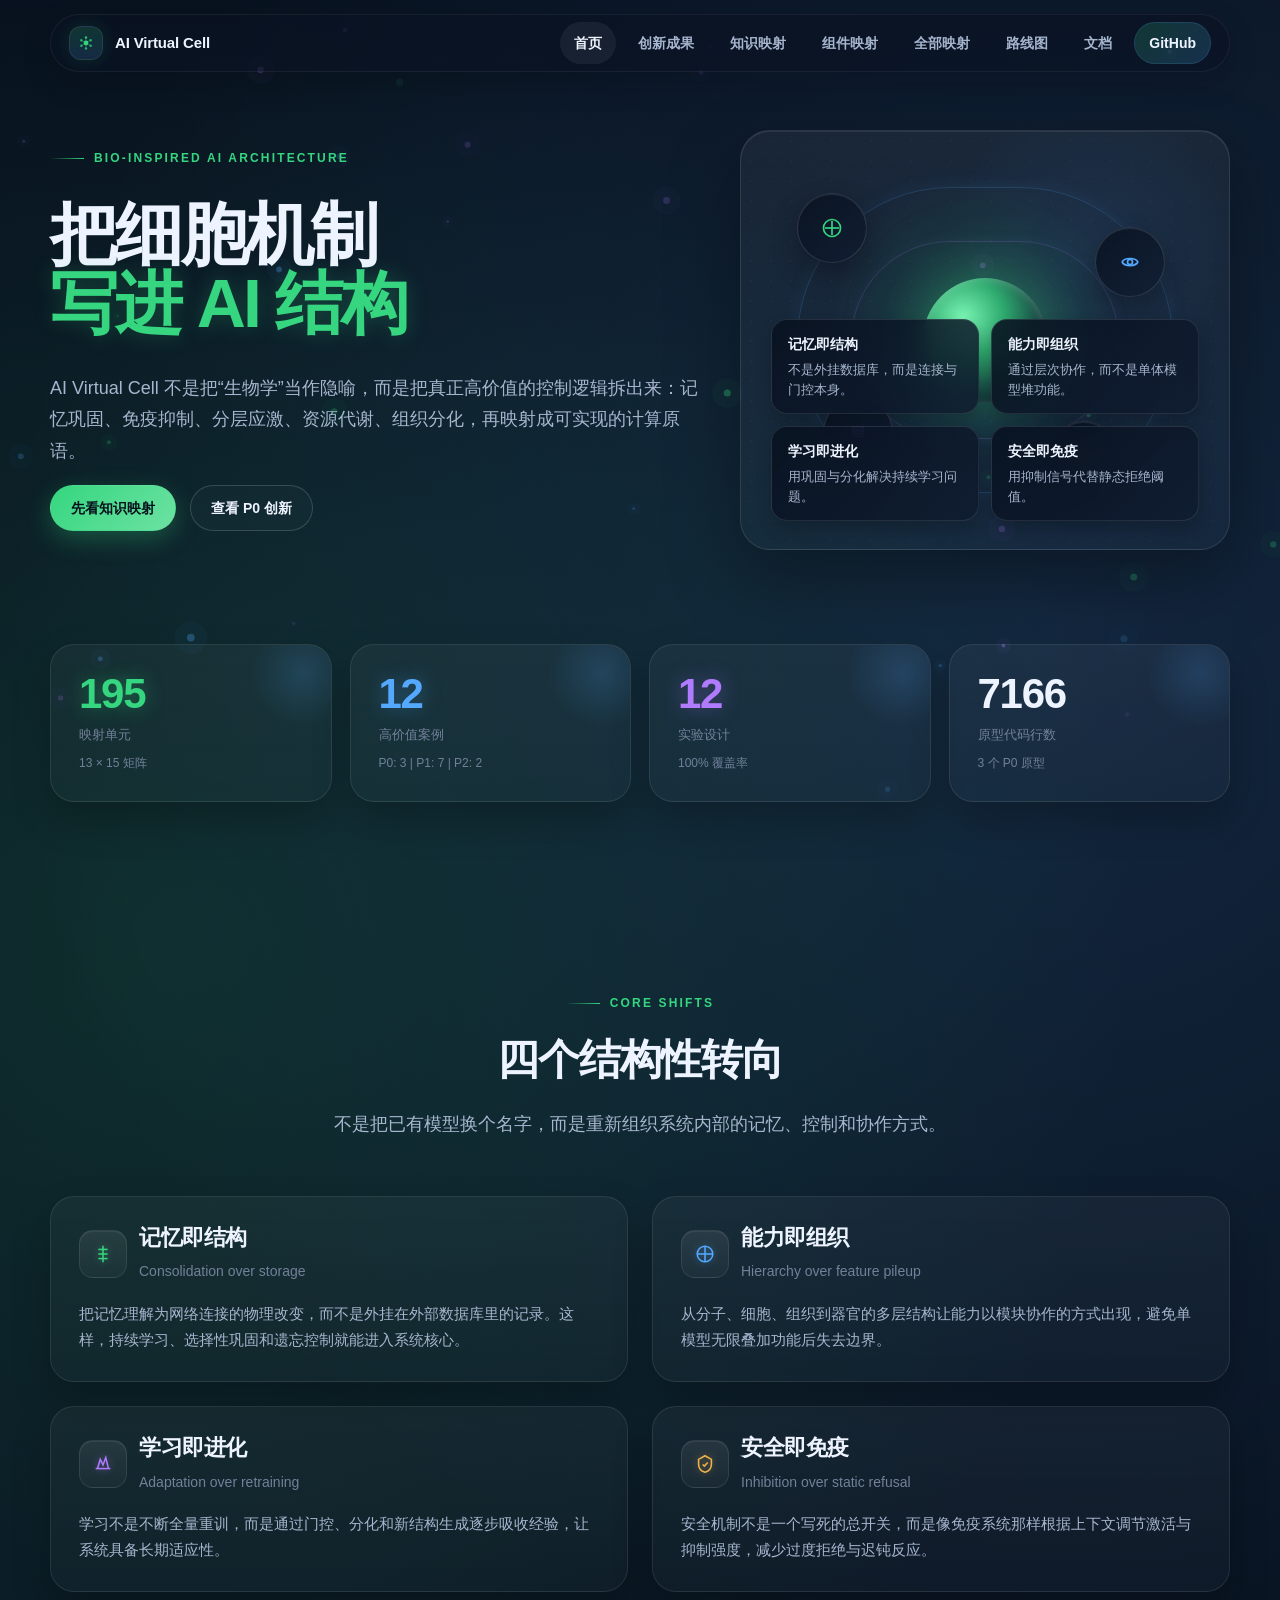
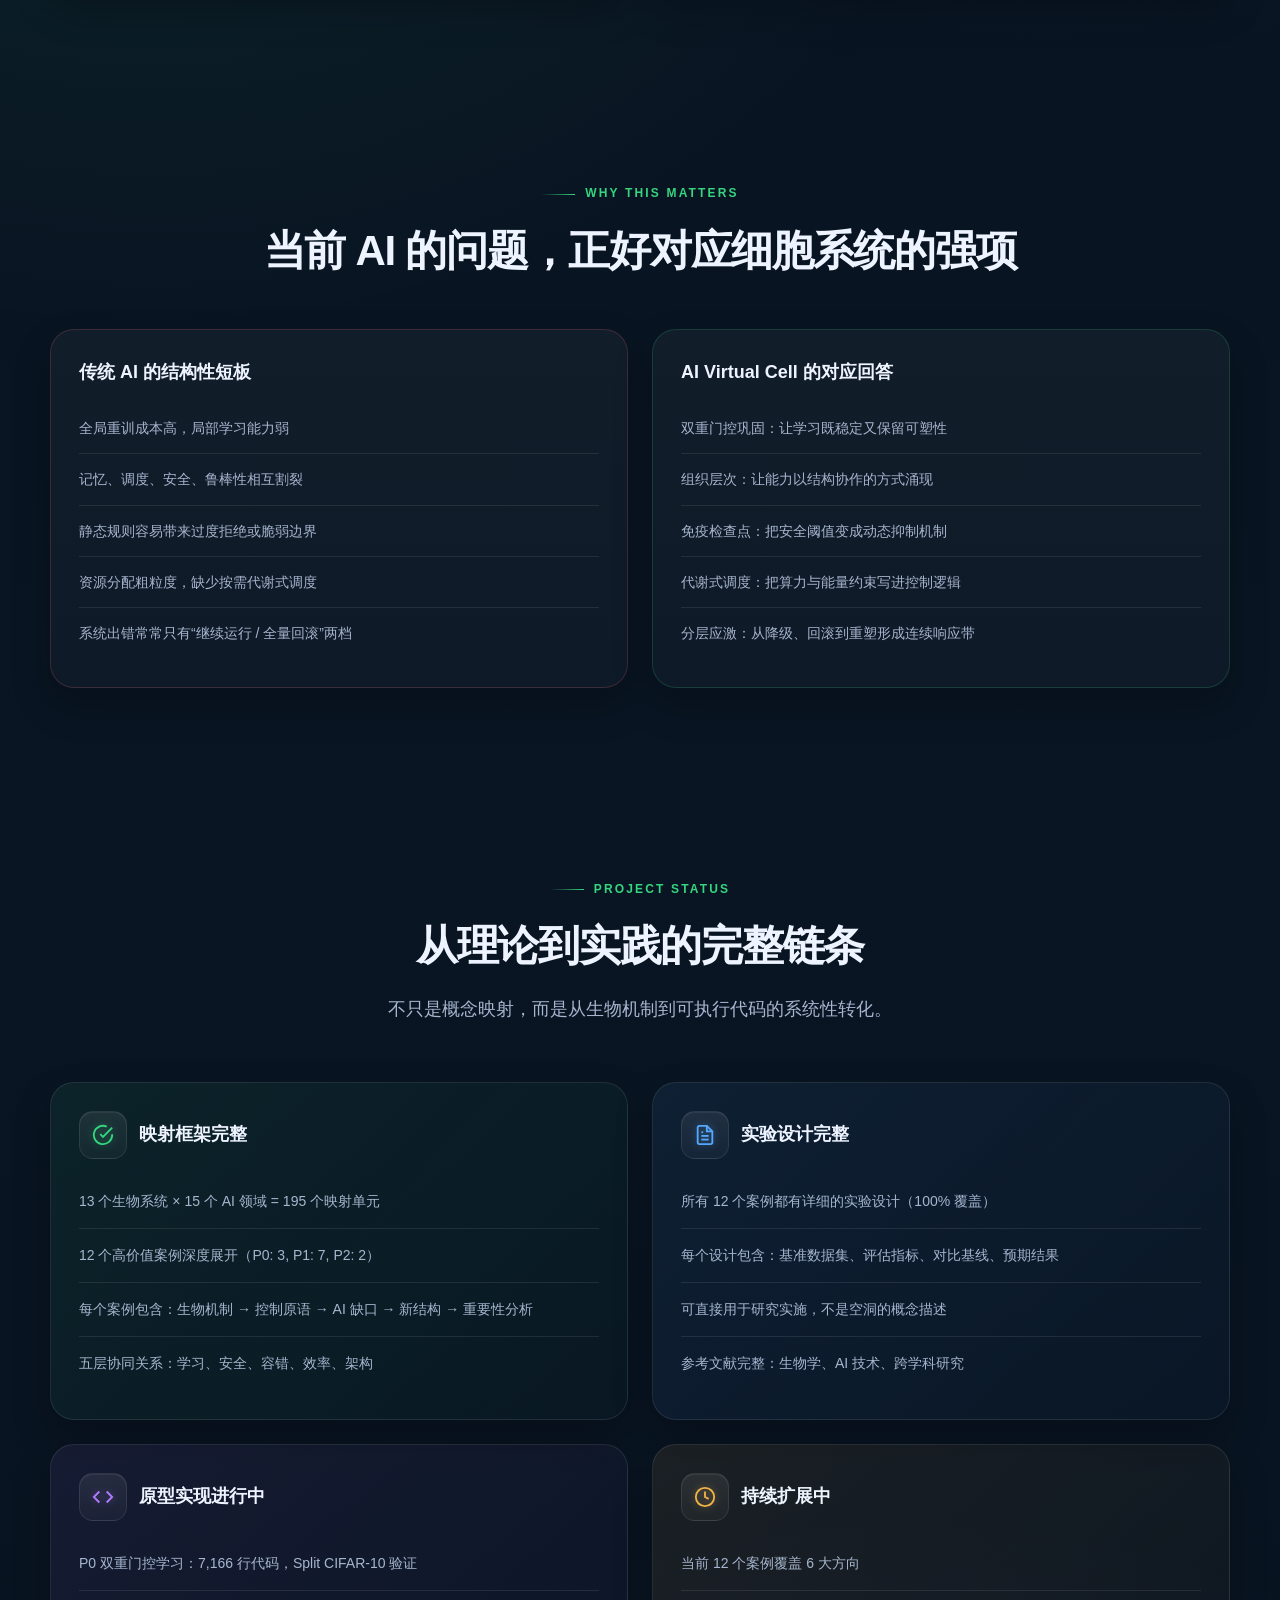
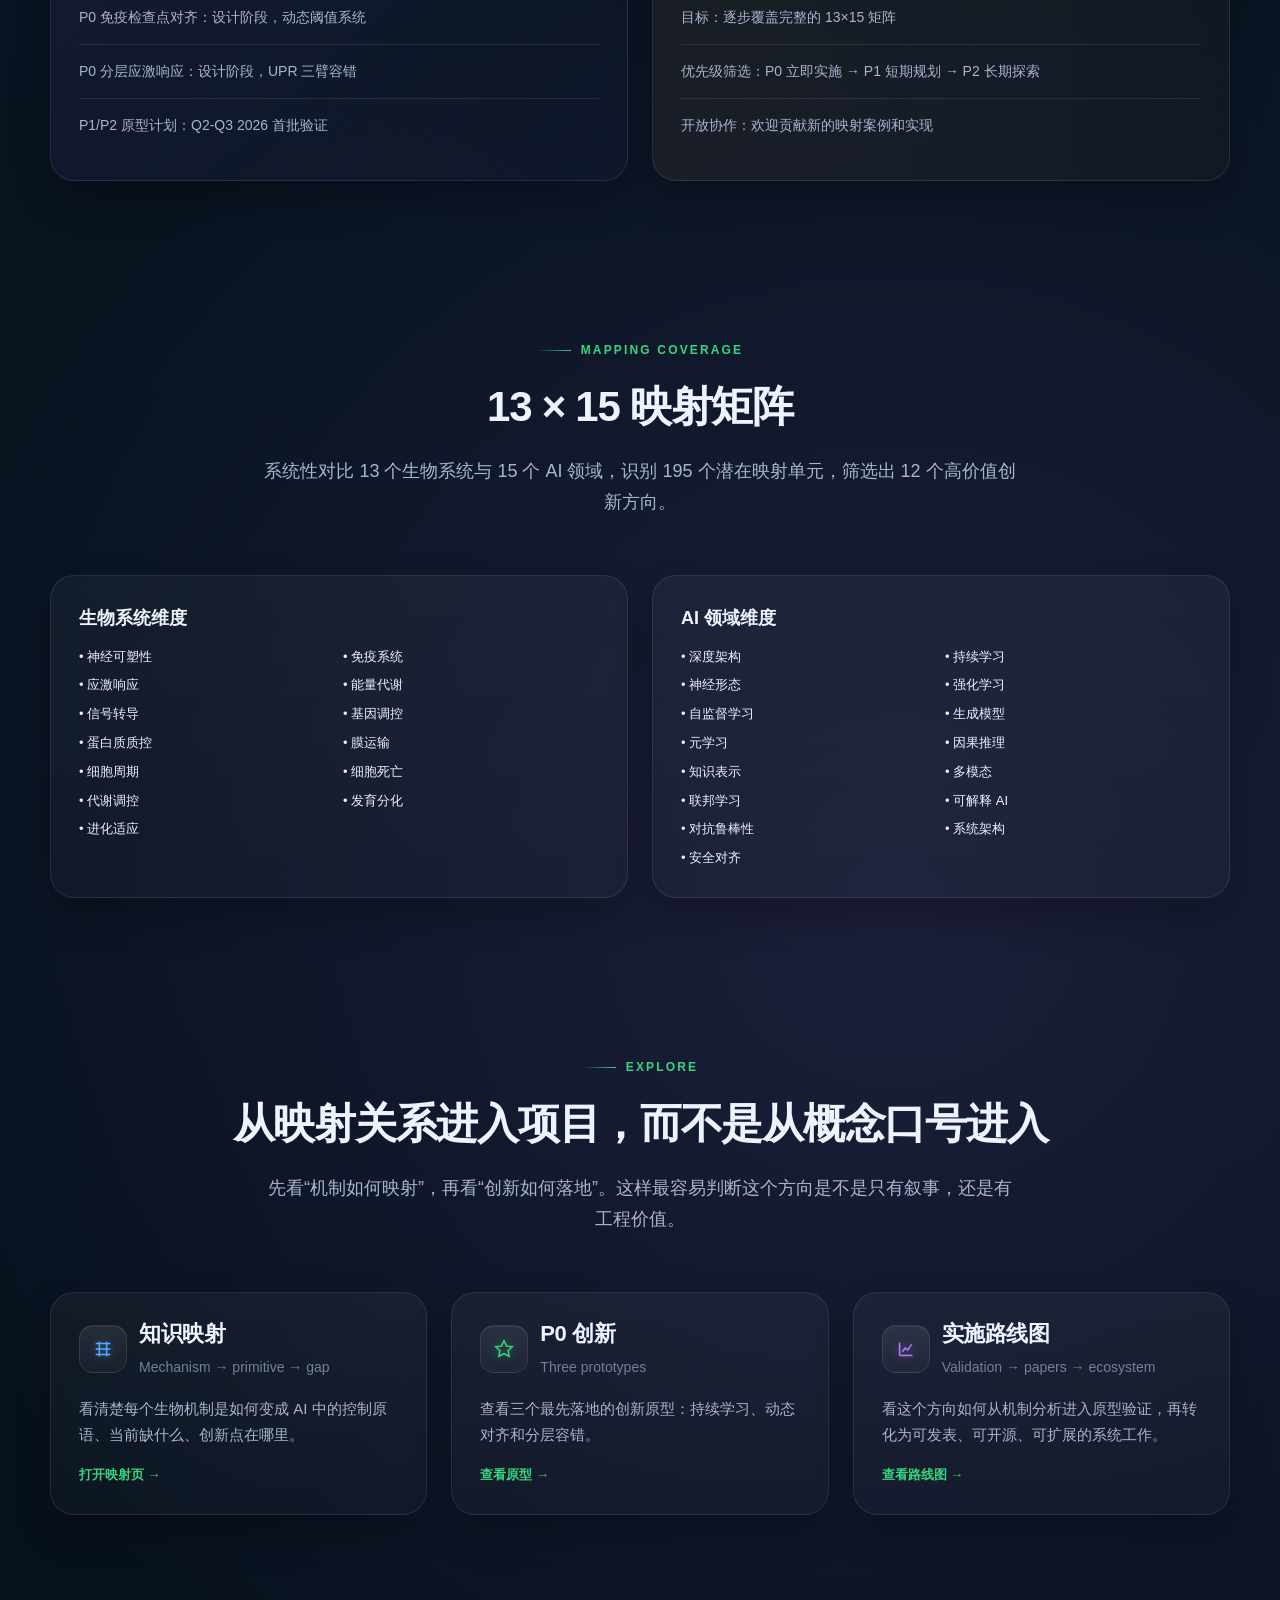
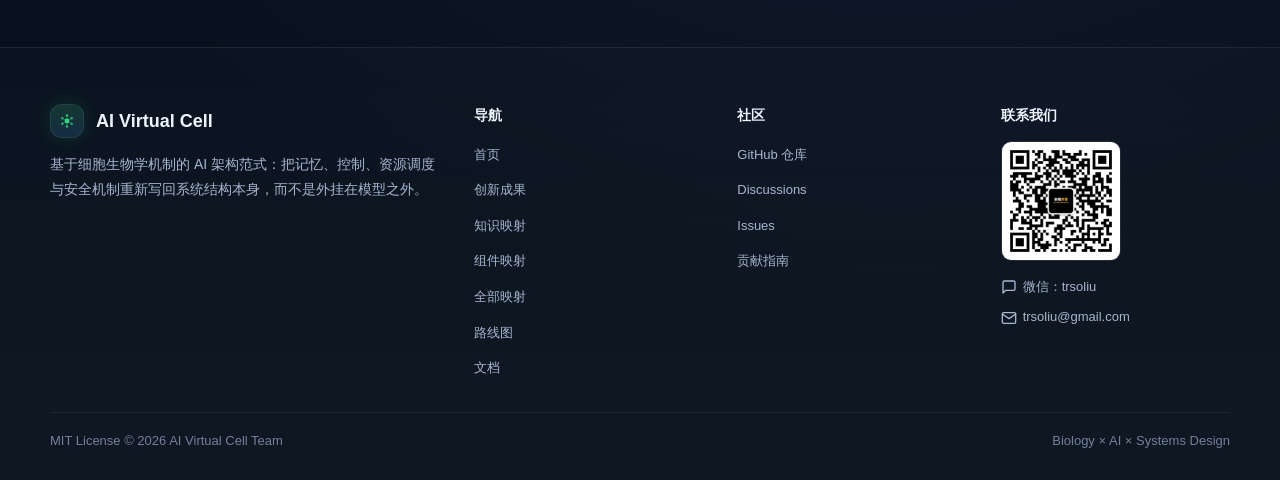
<file: website/index.html>
<!DOCTYPE html>
<html lang="zh-CN">
<head>
    <meta charset="UTF-8">
    <meta name="viewport" content="width=device-width, initial-scale=1.0">
    <title>AI Virtual Cell - 基于细胞生物学机制的 AI 架构</title>
    <meta name="description" content="AI Virtual Cell 通过模拟细胞级机制，把记忆、调度、安全与持续学习重写进 AI 系统结构。">
    <link rel="icon" href="data:image/svg+xml,<svg xmlns=%22http://www.w3.org/2000/svg%22 viewBox=%220 0 100 100%22><circle cx=%2250%22 cy=%2250%22 r=%2212%22 fill=%22%2335d67f%22/><circle cx=%2250%22 cy=%2218%22 r=%226%22 fill=%22%2335d67f%22/><circle cx=%2278%22 cy=%2234%22 r=%226%22 fill=%22%2354a9ff%22/><circle cx=%2278%22 cy=%2266%22 r=%226%22 fill=%22%23b07bff%22/><circle cx=%2250%22 cy=%2282%22 r=%226%22 fill=%22%2335d67f%22/><circle cx=%2222%22 cy=%2266%22 r=%226%22 fill=%22%2354a9ff%22/><circle cx=%2222%22 cy=%2234%22 r=%226%22 fill=%22%23b07bff%22/></svg>">
    <link rel="stylesheet" href="css/style.css">
</head>
<body>
    <div class="page">
        <section class="page-hero">
            <div class="hero-grid reveal visible">
                <div class="stack">
                    <div class="eyebrow">Bio-Inspired AI Architecture</div>
                    <h1 class="hero-title">把细胞机制<br><span class="glow-green">写进 AI 结构</span></h1>
                    <p class="hero-subtitle">AI Virtual Cell 不是把“生物学”当作隐喻，而是把真正高价值的控制逻辑拆出来：记忆巩固、免疫抑制、分层应激、资源代谢、组织分化，再映射成可实现的计算原语。</p>
                    <div class="hero-actions">
                        <a class="btn btn-primary" href="mapping.html">先看知识映射</a>
                        <a class="btn btn-outline" href="innovations.html">查看 P0 创新</a>
                    </div>
                </div>
                <div class="hero-visual orbit-panel reveal reveal-delay-2">
                    <div class="orbit-grid"></div>
                    <div class="orbit-ring"></div>
                    <div class="orbit-ring ring-2"></div>
                    <div class="orbit-core"></div>
                    <div class="orbit-node node-a" aria-hidden="true">
                        <svg viewBox="0 0 24 24" fill="none" stroke="currentColor" stroke-width="1.7"><path d="M5 12h14"></path><path d="M12 5v14"></path><circle cx="12" cy="12" r="8.5"></circle></svg>
                    </div>
                    <div class="orbit-node node-b" aria-hidden="true">
                        <svg viewBox="0 0 24 24" fill="none" stroke="currentColor" stroke-width="1.7"><path d="M4 12c2.5-4.7 13.5-4.7 16 0"></path><path d="M4 12c2.5 4.7 13.5 4.7 16 0"></path><circle cx="12" cy="12" r="2.5"></circle></svg>
                    </div>
                    <div class="orbit-node node-c" aria-hidden="true">
                        <svg viewBox="0 0 24 24" fill="none" stroke="currentColor" stroke-width="1.7"><path d="M7 7h10v10H7z"></path><path d="M10 10h4v4h-4z"></path></svg>
                    </div>
                    <div class="orbit-node node-d" aria-hidden="true">
                        <svg viewBox="0 0 24 24" fill="none" stroke="currentColor" stroke-width="1.7"><path d="M12 3v18"></path><path d="M5 8h14"></path><path d="M5 16h14"></path></svg>
                    </div>
                    <div class="hero-notes">
                        <div class="note-chip"><strong>记忆即结构</strong>不是外挂数据库，而是连接与门控本身。</div>
                        <div class="note-chip"><strong>能力即组织</strong>通过层次协作，而不是单体模型堆功能。</div>
                        <div class="note-chip"><strong>学习即进化</strong>用巩固与分化解决持续学习问题。</div>
                        <div class="note-chip"><strong>安全即免疫</strong>用抑制信号代替静态拒绝阈值。</div>
                    </div>
                </div>
            </div>
        </section>

        <section class="section section-tight">
            <div class="stats-grid reveal">
                <div class="metric-card">
                    <div class="metric-value glow-green" data-count="195">0</div>
                    <div class="metric-label">映射单元</div>
                    <p style="margin: 8px 0 0; font-size: 12px; color: var(--text-muted);">13 × 15 矩阵</p>
                </div>
                <div class="metric-card">
                    <div class="metric-value glow-blue" data-count="12">0</div>
                    <div class="metric-label">高价值案例</div>
                    <p style="margin: 8px 0 0; font-size: 12px; color: var(--text-muted);">P0: 3 | P1: 7 | P2: 2</p>
                </div>
                <div class="metric-card">
                    <div class="metric-value glow-purple" data-count="12">0</div>
                    <div class="metric-label">实验设计</div>
                    <p style="margin: 8px 0 0; font-size: 12px; color: var(--text-muted);">100% 覆盖率</p>
                </div>
                <div class="metric-card">
                    <div class="metric-value" data-count="7166">0</div>
                    <div class="metric-label">原型代码行数</div>
                    <p style="margin: 8px 0 0; font-size: 12px; color: var(--text-muted);">3 个 P0 原型</p>
                </div>
            </div>
        </section>

        <section class="section">
            <div class="section-header reveal">
                <div class="eyebrow">Core shifts</div>
                <h2>四个结构性转向</h2>
                <p>不是把已有模型换个名字，而是重新组织系统内部的记忆、控制和协作方式。</p>
            </div>
            <div class="grid-2">
                <article class="story-block reveal reveal-delay-1">
                    <div class="kicker">
                        <span class="icon-badge icon-green">
                            <svg viewBox="0 0 24 24" fill="none" stroke="currentColor" stroke-width="1.7"><path d="M12 3v18"></path><path d="M7 7h10"></path><path d="M7 12h10"></path><path d="M7 17h10"></path></svg>
                        </span>
                        <div>
                            <h3 class="card-title">记忆即结构</h3>
                            <p class="card-subtitle">Consolidation over storage</p>
                        </div>
                    </div>
                    <p class="body-copy">把记忆理解为网络连接的物理改变，而不是外挂在外部数据库里的记录。这样，持续学习、选择性巩固和遗忘控制就能进入系统核心。</p>
                </article>
                <article class="story-block reveal reveal-delay-2">
                    <div class="kicker">
                        <span class="icon-badge icon-blue">
                            <svg viewBox="0 0 24 24" fill="none" stroke="currentColor" stroke-width="1.7"><path d="M4 12h16"></path><path d="M12 4v16"></path><circle cx="12" cy="12" r="8.5"></circle></svg>
                        </span>
                        <div>
                            <h3 class="card-title">能力即组织</h3>
                            <p class="card-subtitle">Hierarchy over feature pileup</p>
                        </div>
                    </div>
                    <p class="body-copy">从分子、细胞、组织到器官的多层结构让能力以模块协作的方式出现，避免单模型无限叠加功能后失去边界。</p>
                </article>
                <article class="story-block reveal reveal-delay-3">
                    <div class="kicker">
                        <span class="icon-badge icon-purple">
                            <svg viewBox="0 0 24 24" fill="none" stroke="currentColor" stroke-width="1.7"><path d="M4 17h16"></path><path d="M6 17l3-10 3 6 3-8 3 12"></path></svg>
                        </span>
                        <div>
                            <h3 class="card-title">学习即进化</h3>
                            <p class="card-subtitle">Adaptation over retraining</p>
                        </div>
                    </div>
                    <p class="body-copy">学习不是不断全量重训，而是通过门控、分化和新结构生成逐步吸收经验，让系统具备长期适应性。</p>
                </article>
                <article class="story-block reveal reveal-delay-4">
                    <div class="kicker">
                        <span class="icon-badge icon-amber">
                            <svg viewBox="0 0 24 24" fill="none" stroke="currentColor" stroke-width="1.7"><path d="M12 3l7 4v5c0 4.7-3 7.9-7 9-4-1.1-7-4.3-7-9V7l7-4z"></path><path d="M9.5 12.5l1.8 1.8 3.7-4"></path></svg>
                        </span>
                        <div>
                            <h3 class="card-title">安全即免疫</h3>
                            <p class="card-subtitle">Inhibition over static refusal</p>
                        </div>
                    </div>
                    <p class="body-copy">安全机制不是一个写死的总开关，而是像免疫系统那样根据上下文调节激活与抑制强度，减少过度拒绝与迟钝反应。</p>
                </article>
            </div>
        </section>

        <section class="section">
            <div class="section-header reveal">
                <div class="eyebrow">Why this matters</div>
                <h2>当前 AI 的问题，正好对应细胞系统的强项</h2>
            </div>
            <div class="comparison-grid reveal">
                <div class="comparison-card card alert">
                    <h3>传统 AI 的结构性短板</h3>
                    <ul class="divider-list">
                        <li>全局重训成本高，局部学习能力弱</li>
                        <li>记忆、调度、安全、鲁棒性相互割裂</li>
                        <li>静态规则容易带来过度拒绝或脆弱边界</li>
                        <li>资源分配粗粒度，缺少按需代谢式调度</li>
                        <li>系统出错常常只有“继续运行 / 全量回滚”两档</li>
                    </ul>
                </div>
                <div class="comparison-card card good">
                    <h3>AI Virtual Cell 的对应回答</h3>
                    <ul class="divider-list">
                        <li>双重门控巩固：让学习既稳定又保留可塑性</li>
                        <li>组织层次：让能力以结构协作的方式涌现</li>
                        <li>免疫检查点：把安全阈值变成动态抑制机制</li>
                        <li>代谢式调度：把算力与能量约束写进控制逻辑</li>
                        <li>分层应激：从降级、回滚到重塑形成连续响应带</li>
                    </ul>
                </div>
            </div>
        </section>

        <section class="section">
            <div class="section-header reveal">
                <div class="eyebrow">Project status</div>
                <h2>从理论到实践的完整链条</h2>
                <p>不只是概念映射，而是从生物机制到可执行代码的系统性转化。</p>
            </div>
            <div class="grid-2 reveal">
                <article class="card" style="background: linear-gradient(135deg, rgba(53,214,127,0.08), rgba(53,214,127,0.02));">
                    <div style="display: flex; align-items: center; gap: 12px; margin-bottom: 16px;">
                        <span class="icon-badge icon-green">
                            <svg viewBox="0 0 24 24" fill="none" stroke="currentColor" stroke-width="2"><path d="M22 11.08V12a10 10 0 1 1-5.93-9.14"></path><polyline points="22 4 12 14.01 9 11.01"></polyline></svg>
                        </span>
                        <h3 style="margin: 0; font-size: 18px;">映射框架完整</h3>
                    </div>
                    <ul class="divider-list" style="font-size: 14px; line-height: 1.8;">
                        <li>13 个生物系统 × 15 个 AI 领域 = 195 个映射单元</li>
                        <li>12 个高价值案例深度展开（P0: 3, P1: 7, P2: 2）</li>
                        <li>每个案例包含：生物机制 → 控制原语 → AI 缺口 → 新结构 → 重要性分析</li>
                        <li>五层协同关系：学习、安全、容错、效率、架构</li>
                    </ul>
                </article>
                <article class="card" style="background: linear-gradient(135deg, rgba(84,169,255,0.08), rgba(84,169,255,0.02));">
                    <div style="display: flex; align-items: center; gap: 12px; margin-bottom: 16px;">
                        <span class="icon-badge icon-blue">
                            <svg viewBox="0 0 24 24" fill="none" stroke="currentColor" stroke-width="2"><path d="M14 2H6a2 2 0 0 0-2 2v16a2 2 0 0 0 2 2h12a2 2 0 0 0 2-2V8z"></path><polyline points="14 2 14 8 20 8"></polyline><line x1="16" y1="13" x2="8" y2="13"></line><line x1="16" y1="17" x2="8" y2="17"></line><polyline points="10 9 9 9 8 9"></polyline></svg>
                        </span>
                        <h3 style="margin: 0; font-size: 18px;">实验设计完整</h3>
                    </div>
                    <ul class="divider-list" style="font-size: 14px; line-height: 1.8;">
                        <li>所有 12 个案例都有详细的实验设计（100% 覆盖）</li>
                        <li>每个设计包含：基准数据集、评估指标、对比基线、预期结果</li>
                        <li>可直接用于研究实施，不是空洞的概念描述</li>
                        <li>参考文献完整：生物学、AI 技术、跨学科研究</li>
                    </ul>
                </article>
            </div>
            <div class="grid-2 reveal" style="margin-top: 24px;">
                <article class="card" style="background: linear-gradient(135deg, rgba(176,123,255,0.08), rgba(176,123,255,0.02));">
                    <div style="display: flex; align-items: center; gap: 12px; margin-bottom: 16px;">
                        <span class="icon-badge icon-purple">
                            <svg viewBox="0 0 24 24" fill="none" stroke="currentColor" stroke-width="2"><polyline points="16 18 22 12 16 6"></polyline><polyline points="8 6 2 12 8 18"></polyline></svg>
                        </span>
                        <h3 style="margin: 0; font-size: 18px;">原型实现进行中</h3>
                    </div>
                    <ul class="divider-list" style="font-size: 14px; line-height: 1.8;">
                        <li>P0 双重门控学习：7,166 行代码，Split CIFAR-10 验证</li>
                        <li>P0 免疫检查点对齐：设计阶段，动态阈值系统</li>
                        <li>P0 分层应激响应：设计阶段，UPR 三臂容错</li>
                        <li>P1/P2 原型计划：Q2-Q3 2026 首批验证</li>
                    </ul>
                </article>
                <article class="card" style="background: linear-gradient(135deg, rgba(240,179,74,0.08), rgba(240,179,74,0.02));">
                    <div style="display: flex; align-items: center; gap: 12px; margin-bottom: 16px;">
                        <span class="icon-badge icon-amber">
                            <svg viewBox="0 0 24 24" fill="none" stroke="currentColor" stroke-width="2"><circle cx="12" cy="12" r="10"></circle><polyline points="12 6 12 12 16 14"></polyline></svg>
                        </span>
                        <h3 style="margin: 0; font-size: 18px;">持续扩展中</h3>
                    </div>
                    <ul class="divider-list" style="font-size: 14px; line-height: 1.8;">
                        <li>当前 12 个案例覆盖 6 大方向</li>
                        <li>目标：逐步覆盖完整的 13×15 矩阵</li>
                        <li>优先级筛选：P0 立即实施 → P1 短期规划 → P2 长期探索</li>
                        <li>开放协作：欢迎贡献新的映射案例和实现</li>
                    </ul>
                </article>
            </div>
        </section>

        <section class="section section-compact">
            <div class="section-header reveal">
                <div class="eyebrow">Mapping coverage</div>
                <h2>13 × 15 映射矩阵</h2>
                <p>系统性对比 13 个生物系统与 15 个 AI 领域，识别 195 个潜在映射单元，筛选出 12 个高价值创新方向。</p>
            </div>
            <div class="grid-2 reveal">
                <article class="card">
                    <h3 style="margin: 0 0 14px; font-size: 18px;">生物系统维度</h3>
                    <div style="display: grid; grid-template-columns: repeat(2, 1fr); gap: 8px; font-size: 13px;">
                        <span>• 神经可塑性</span>
                        <span>• 免疫系统</span>
                        <span>• 应激响应</span>
                        <span>• 能量代谢</span>
                        <span>• 信号转导</span>
                        <span>• 基因调控</span>
                        <span>• 蛋白质质控</span>
                        <span>• 膜运输</span>
                        <span>• 细胞周期</span>
                        <span>• 细胞死亡</span>
                        <span>• 代谢调控</span>
                        <span>• 发育分化</span>
                        <span>• 进化适应</span>
                    </div>
                </article>
                <article class="card">
                    <h3 style="margin: 0 0 14px; font-size: 18px;">AI 领域维度</h3>
                    <div style="display: grid; grid-template-columns: repeat(2, 1fr); gap: 8px; font-size: 13px;">
                        <span>• 深度架构</span>
                        <span>• 持续学习</span>
                        <span>• 神经形态</span>
                        <span>• 强化学习</span>
                        <span>• 自监督学习</span>
                        <span>• 生成模型</span>
                        <span>• 元学习</span>
                        <span>• 因果推理</span>
                        <span>• 知识表示</span>
                        <span>• 多模态</span>
                        <span>• 联邦学习</span>
                        <span>• 可解释 AI</span>
                        <span>• 对抗鲁棒性</span>
                        <span>• 系统架构</span>
                        <span>• 安全对齐</span>
                    </div>
                </article>
            </div>
        </section>

        <section class="section">
            <div class="section-header reveal">
                <div class="eyebrow">Explore</div>
                <h2>从映射关系进入项目，而不是从概念口号进入</h2>
                <p>先看“机制如何映射”，再看“创新如何落地”。这样最容易判断这个方向是不是只有叙事，还是有工程价值。</p>
            </div>
            <div class="nav-cards reveal">
                <a class="story-block" href="mapping.html">
                    <div class="kicker">
                        <span class="icon-badge icon-blue">
                            <svg viewBox="0 0 24 24" fill="none" stroke="currentColor" stroke-width="1.7"><path d="M4 6h16"></path><path d="M4 12h16"></path><path d="M4 18h16"></path><path d="M8 4v16"></path><path d="M16 4v16"></path></svg>
                        </span>
                        <div>
                            <h3 class="card-title">知识映射</h3>
                            <p class="card-subtitle">Mechanism → primitive → gap</p>
                        </div>
                    </div>
                    <p class="body-copy">看清楚每个生物机制是如何变成 AI 中的控制原语、当前缺什么、创新点在哪里。</p>
                    <span class="story-link">打开映射页 →</span>
                </a>
                <a class="story-block" href="innovations.html">
                    <div class="kicker">
                        <span class="icon-badge icon-green">
                            <svg viewBox="0 0 24 24" fill="none" stroke="currentColor" stroke-width="1.7"><path d="M12 3l2.8 5.7L21 9.6l-4.5 4.3 1 6.1L12 17l-5.5 3 1-6.1L3 9.6l6.2-.9L12 3z"></path></svg>
                        </span>
                        <div>
                            <h3 class="card-title">P0 创新</h3>
                            <p class="card-subtitle">Three prototypes</p>
                        </div>
                    </div>
                    <p class="body-copy">查看三个最先落地的创新原型：持续学习、动态对齐和分层容错。</p>
                    <span class="story-link">查看原型 →</span>
                </a>
                <a class="story-block" href="roadmap.html">
                    <div class="kicker">
                        <span class="icon-badge icon-purple">
                            <svg viewBox="0 0 24 24" fill="none" stroke="currentColor" stroke-width="1.7"><path d="M5 19V5"></path><path d="M19 19H5"></path><path d="M8 15l3-4 3 2 4-6"></path></svg>
                        </span>
                        <div>
                            <h3 class="card-title">实施路线图</h3>
                            <p class="card-subtitle">Validation → papers → ecosystem</p>
                        </div>
                    </div>
                    <p class="body-copy">看这个方向如何从机制分析进入原型验证，再转化为可发表、可开源、可扩展的系统工作。</p>
                    <span class="story-link">查看路线图 →</span>
                </a>
            </div>
        </section>
    </div>

    <script src="js/components.js"></script>
    <script src="js/animations.js"></script>
    <script src="js/scroll-reveal.js"></script>
    <script src="js/metric-counter.js"></script>
    <script src="js/progress-animator.js"></script>
</body>
</html>
</file>
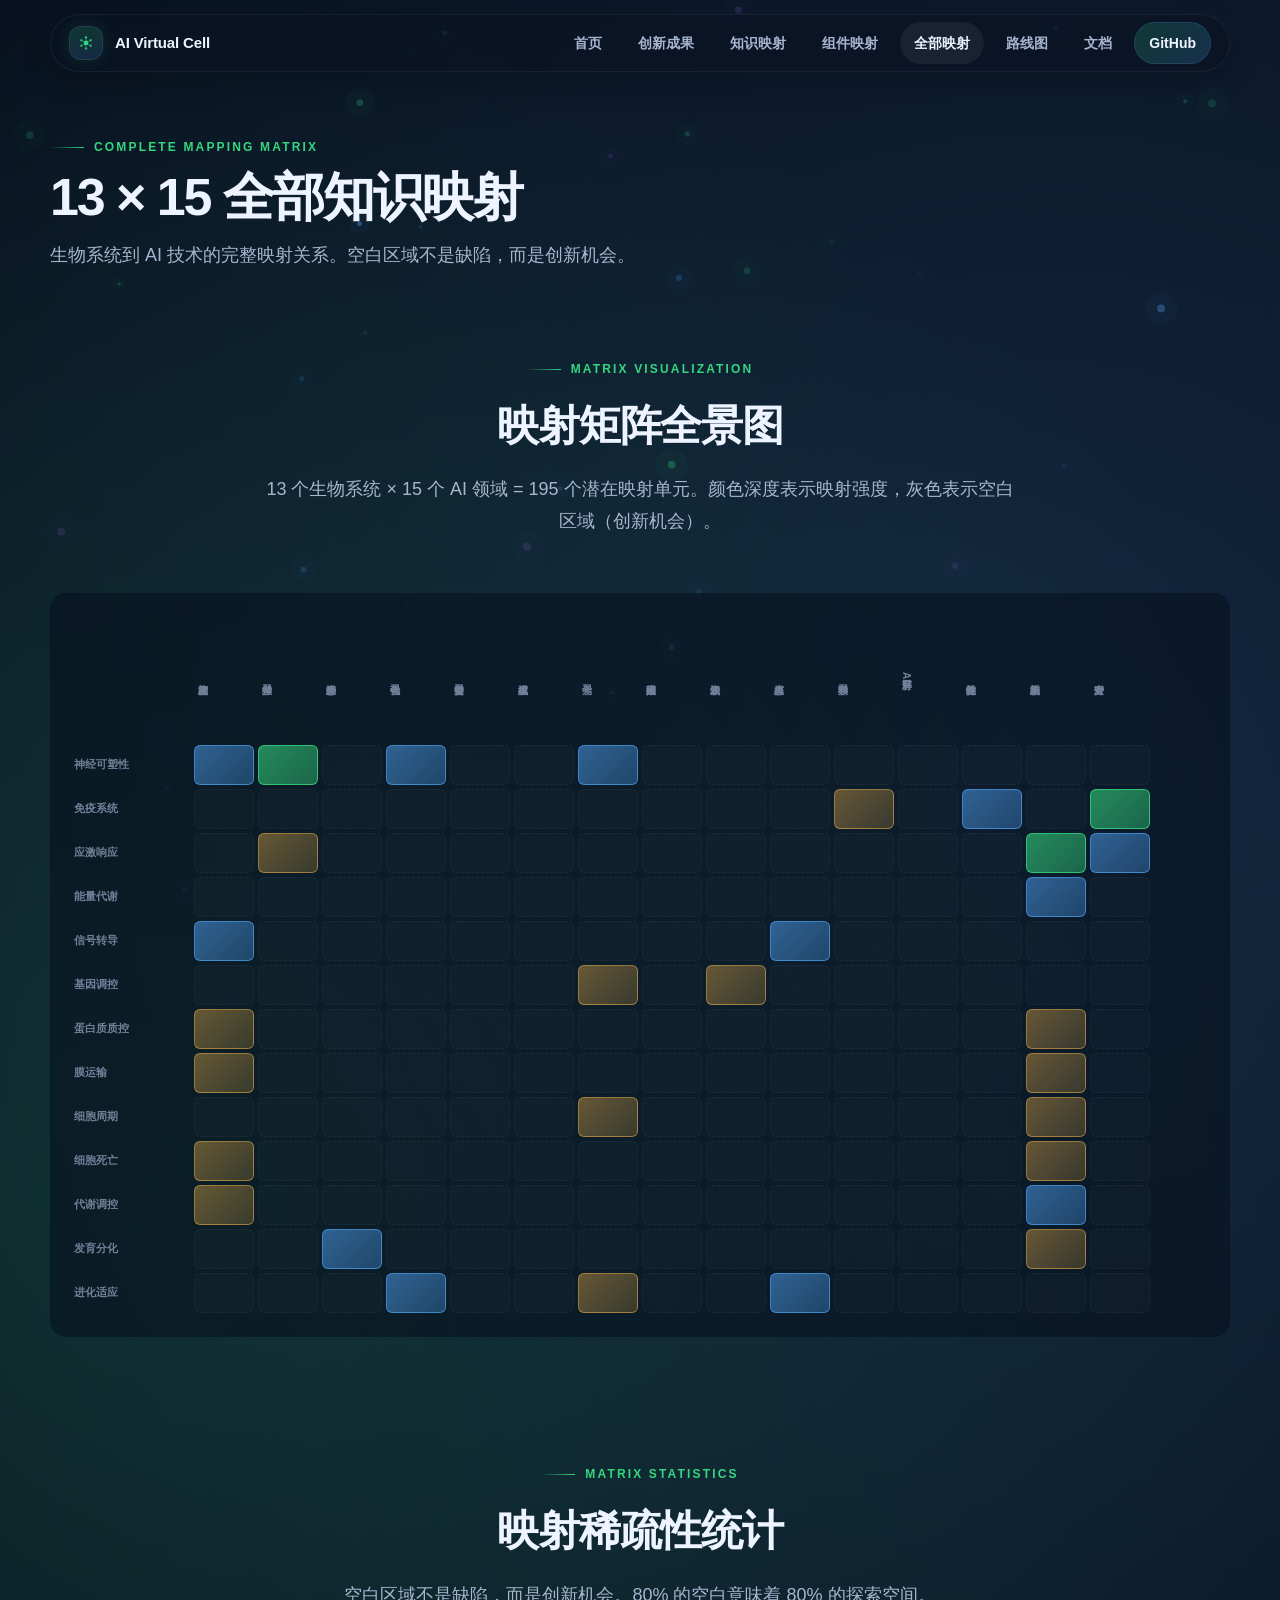
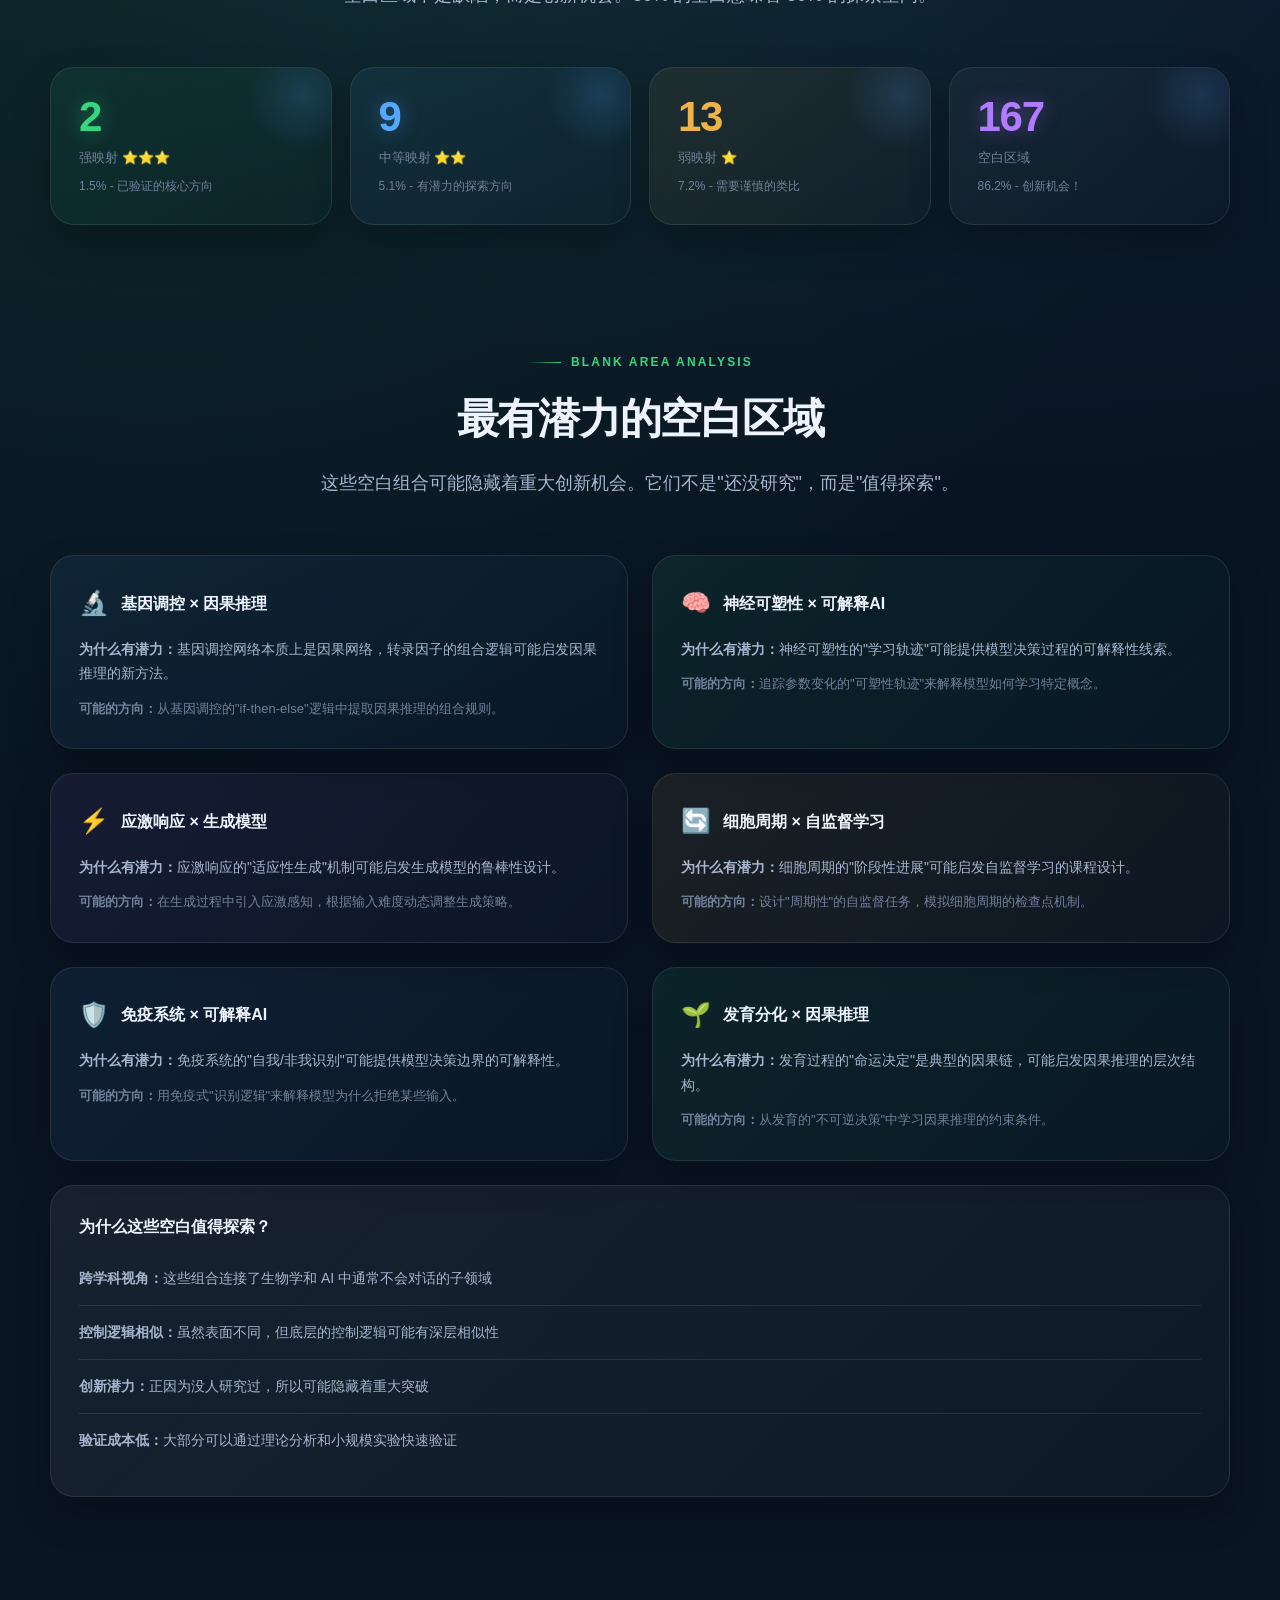
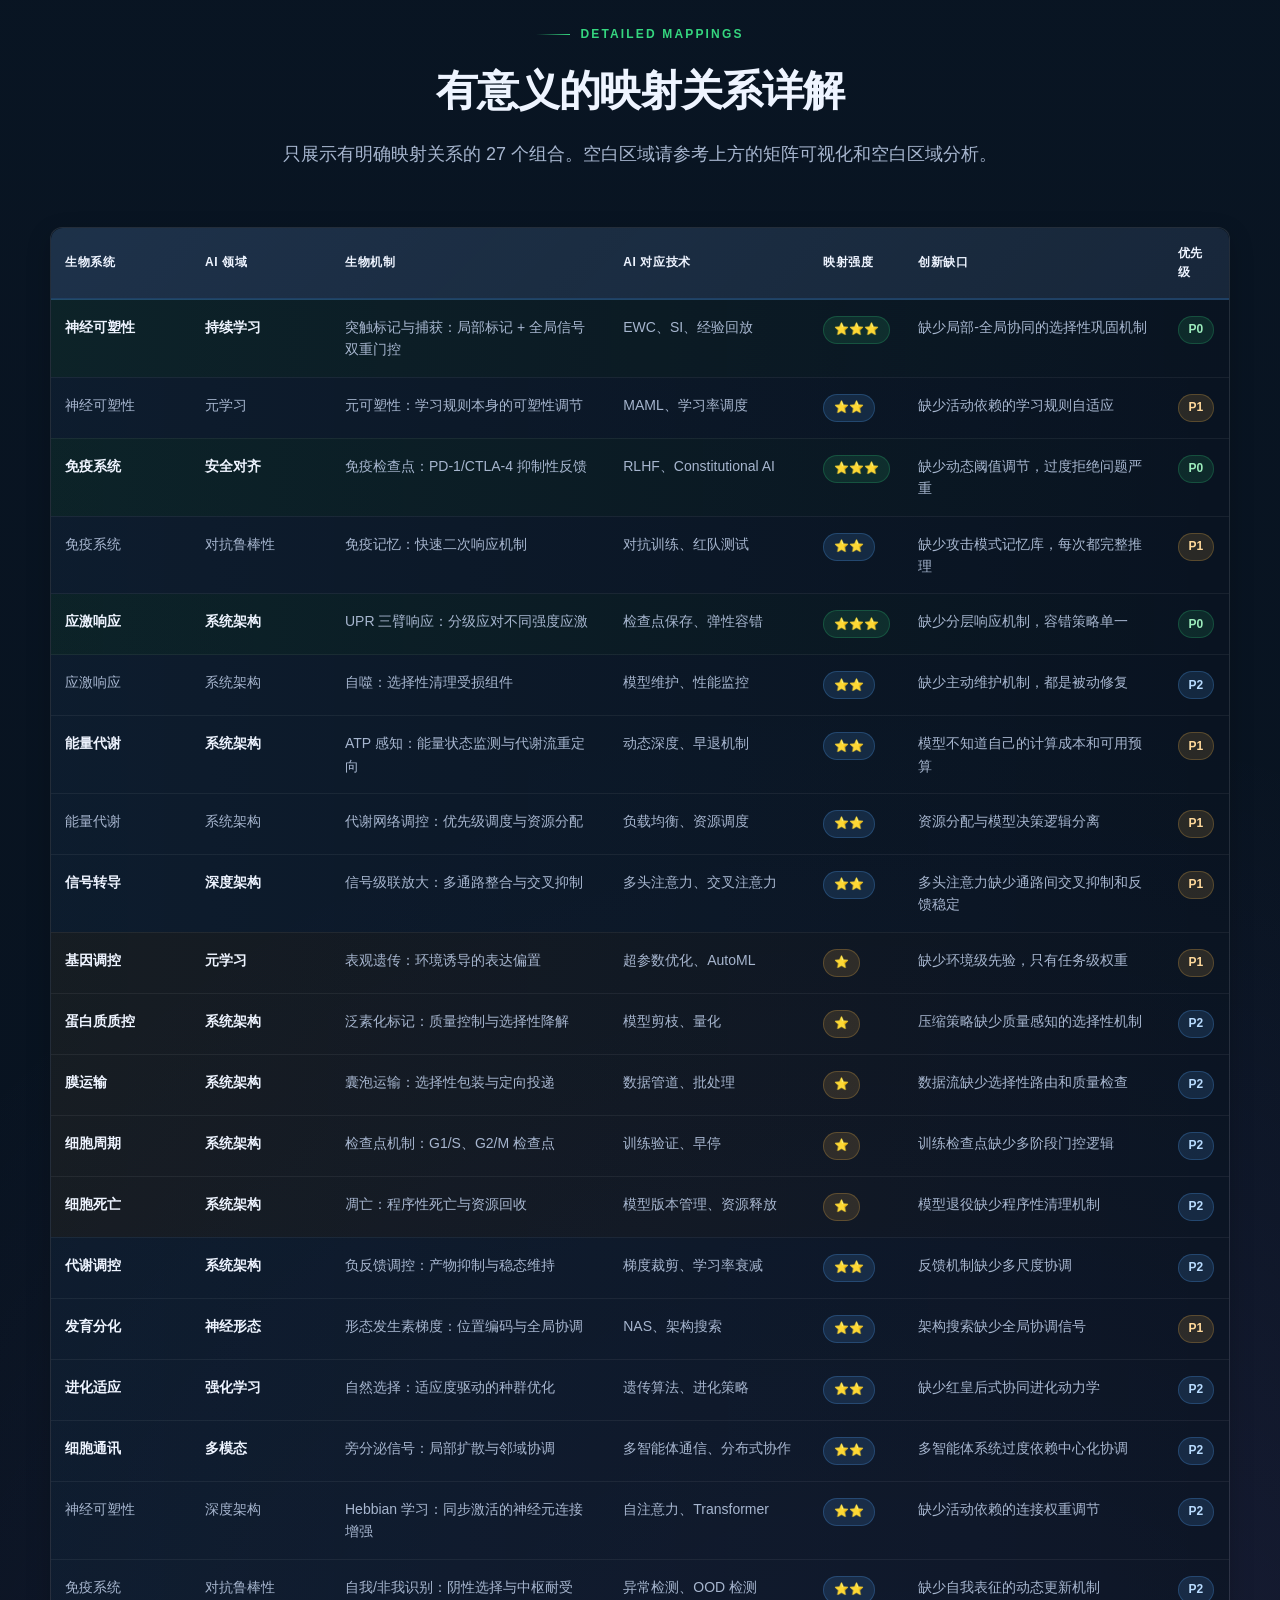
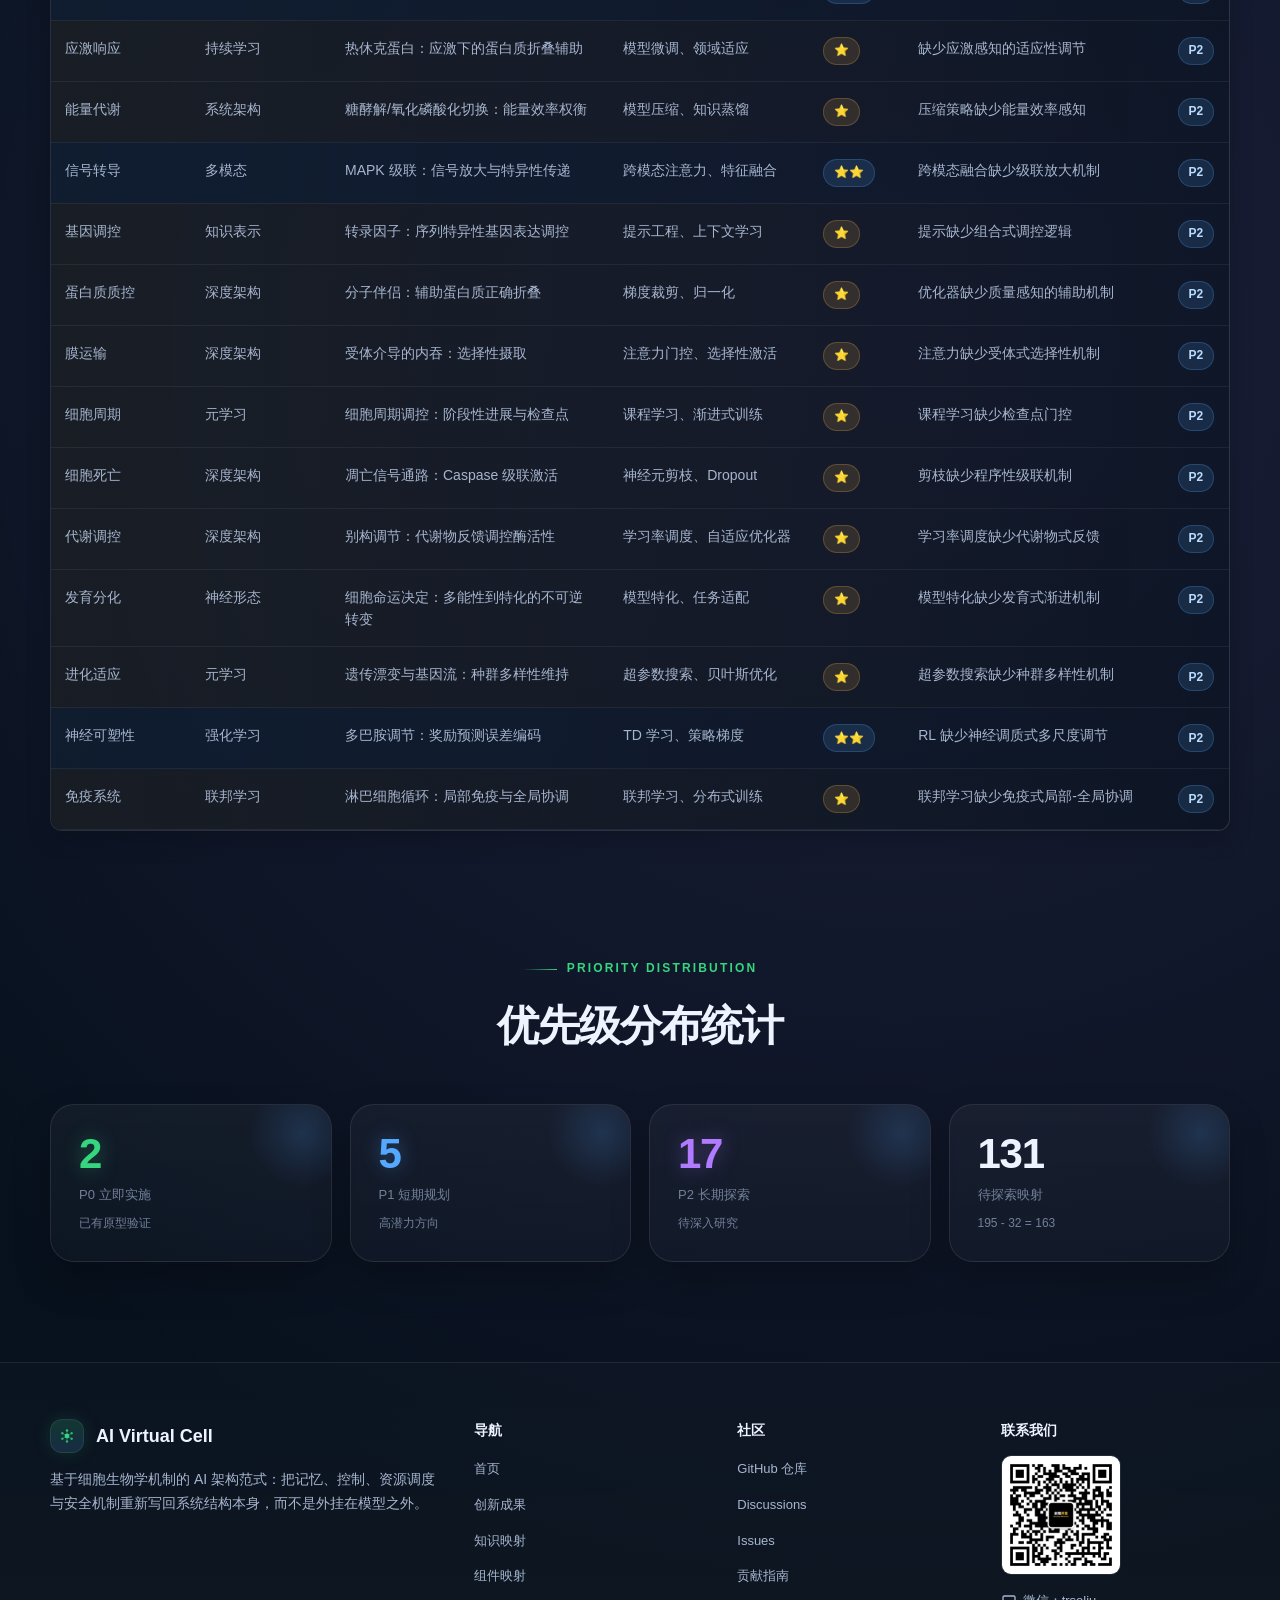
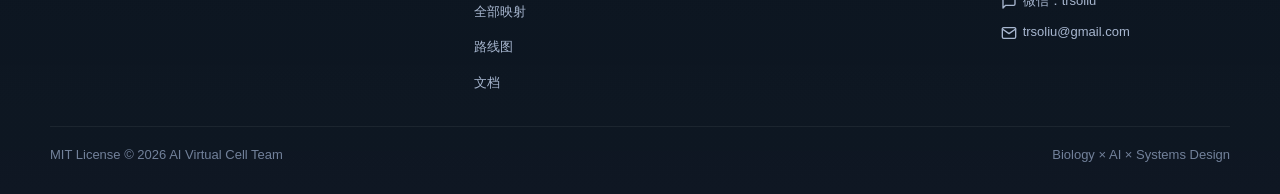
<file: website/all-mappings.html>
<!DOCTYPE html>
<html lang="zh-CN">
<head>
    <meta charset="UTF-8">
    <meta name="viewport" content="width=device-width, initial-scale=1.0">
    <title>全部知识映射 - AI Virtual Cell</title>
    <link rel="stylesheet" href="css/style.css">
</head>
<body>
    <div class="page">
        <header class="page-hero compact">
            <div class="eyebrow">Complete mapping matrix</div>
            <h1 class="page-title">13 × 15 全部知识映射</h1>
            <p class="page-subtitle">生物系统到 AI 技术的完整映射关系。空白区域不是缺陷，而是创新机会。</p>
        </header>

        <section class="section section-compact">
            <div class="section-header reveal">
                <div class="eyebrow">Matrix visualization</div>
                <h2>映射矩阵全景图</h2>
                <p>13 个生物系统 × 15 个 AI 领域 = 195 个潜在映射单元。颜色深度表示映射强度，灰色表示空白区域（创新机会）。</p>
            </div>

            <div class="reveal">
                <div class="mapping-matrix-grid">
                    <div class="matrix-header">
                        <div class="matrix-corner"></div>
                        <div class="matrix-ai-labels">
                            <span>深度架构</span>
                            <span>持续学习</span>
                            <span>神经形态</span>
                            <span>强化学习</span>
                            <span>自监督学习</span>
                            <span>生成模型</span>
                            <span>元学习</span>
                            <span>因果推理</span>
                            <span>知识表示</span>
                            <span>多模态</span>
                            <span>联邦学习</span>
                            <span>可解释AI</span>
                            <span>对抗鲁棒性</span>
                            <span>系统架构</span>
                            <span>安全对齐</span>
                        </div>
                    </div>
                    <div class="matrix-body">
                        <div class="matrix-bio-labels">
                            <span>神经可塑性</span>
                            <span>免疫系统</span>
                            <span>应激响应</span>
                            <span>能量代谢</span>
                            <span>信号转导</span>
                            <span>基因调控</span>
                            <span>蛋白质质控</span>
                            <span>膜运输</span>
                            <span>细胞周期</span>
                            <span>细胞死亡</span>
                            <span>代谢调控</span>
                            <span>发育分化</span>
                            <span>进化适应</span>
                        </div>
                        <div class="matrix-cells">
                            <!-- 神经可塑性行 -->
                            <div class="matrix-cell mapping-medium" data-bio="神经可塑性" data-ai="深度架构" title="Hebbian学习 → 自注意力"></div>
                            <div class="matrix-cell mapping-strong" data-bio="神经可塑性" data-ai="持续学习" title="突触标记 → 选择性巩固"></div>
                            <div class="matrix-cell mapping-empty" data-bio="神经可塑性" data-ai="神经形态"></div>
                            <div class="matrix-cell mapping-medium" data-bio="神经可塑性" data-ai="强化学习" title="多巴胺调节 → TD学习"></div>
                            <div class="matrix-cell mapping-empty" data-bio="神经可塑性" data-ai="自监督学习"></div>
                            <div class="matrix-cell mapping-empty" data-bio="神经可塑性" data-ai="生成模型"></div>
                            <div class="matrix-cell mapping-medium" data-bio="神经可塑性" data-ai="元学习" title="元可塑性 → 学习规则调节"></div>
                            <div class="matrix-cell mapping-empty" data-bio="神经可塑性" data-ai="因果推理"></div>
                            <div class="matrix-cell mapping-empty" data-bio="神经可塑性" data-ai="知识表示"></div>
                            <div class="matrix-cell mapping-empty" data-bio="神经可塑性" data-ai="多模态"></div>
                            <div class="matrix-cell mapping-empty" data-bio="神经可塑性" data-ai="联邦学习"></div>
                            <div class="matrix-cell mapping-empty" data-bio="神经可塑性" data-ai="可解释AI"></div>
                            <div class="matrix-cell mapping-empty" data-bio="神经可塑性" data-ai="对抗鲁棒性"></div>
                            <div class="matrix-cell mapping-empty" data-bio="神经可塑性" data-ai="系统架构"></div>
                            <div class="matrix-cell mapping-empty" data-bio="神经可塑性" data-ai="安全对齐"></div>

                            <!-- 免疫系统行 -->
                            <div class="matrix-cell mapping-empty" data-bio="免疫系统" data-ai="深度架构"></div>
                            <div class="matrix-cell mapping-empty" data-bio="免疫系统" data-ai="持续学习"></div>
                            <div class="matrix-cell mapping-empty" data-bio="免疫系统" data-ai="神经形态"></div>
                            <div class="matrix-cell mapping-empty" data-bio="免疫系统" data-ai="强化学习"></div>
                            <div class="matrix-cell mapping-empty" data-bio="免疫系统" data-ai="自监督学习"></div>
                            <div class="matrix-cell mapping-empty" data-bio="免疫系统" data-ai="生成模型"></div>
                            <div class="matrix-cell mapping-empty" data-bio="免疫系统" data-ai="元学习"></div>
                            <div class="matrix-cell mapping-empty" data-bio="免疫系统" data-ai="因果推理"></div>
                            <div class="matrix-cell mapping-empty" data-bio="免疫系统" data-ai="知识表示"></div>
                            <div class="matrix-cell mapping-empty" data-bio="免疫系统" data-ai="多模态"></div>
                            <div class="matrix-cell mapping-weak" data-bio="免疫系统" data-ai="联邦学习" title="淋巴循环 → 联邦学习"></div>
                            <div class="matrix-cell mapping-empty" data-bio="免疫系统" data-ai="可解释AI"></div>
                            <div class="matrix-cell mapping-medium" data-bio="免疫系统" data-ai="对抗鲁棒性" title="免疫记忆 → 攻击识别"></div>
                            <div class="matrix-cell mapping-empty" data-bio="免疫系统" data-ai="系统架构"></div>
                            <div class="matrix-cell mapping-strong" data-bio="免疫系统" data-ai="安全对齐" title="免疫检查点 → 动态阈值"></div>

                            <!-- 应激响应行 -->
                            <div class="matrix-cell mapping-empty" data-bio="应激响应" data-ai="深度架构"></div>
                            <div class="matrix-cell mapping-weak" data-bio="应激响应" data-ai="持续学习" title="热休克蛋白 → 领域适应"></div>
                            <div class="matrix-cell mapping-empty" data-bio="应激响应" data-ai="神经形态"></div>
                            <div class="matrix-cell mapping-empty" data-bio="应激响应" data-ai="强化学习"></div>
                            <div class="matrix-cell mapping-empty" data-bio="应激响应" data-ai="自监督学习"></div>
                            <div class="matrix-cell mapping-empty" data-bio="应激响应" data-ai="生成模型"></div>
                            <div class="matrix-cell mapping-empty" data-bio="应激响应" data-ai="元学习"></div>
                            <div class="matrix-cell mapping-empty" data-bio="应激响应" data-ai="因果推理"></div>
                            <div class="matrix-cell mapping-empty" data-bio="应激响应" data-ai="知识表示"></div>
                            <div class="matrix-cell mapping-empty" data-bio="应激响应" data-ai="多模态"></div>
                            <div class="matrix-cell mapping-empty" data-bio="应激响应" data-ai="联邦学习"></div>
                            <div class="matrix-cell mapping-empty" data-bio="应激响应" data-ai="可解释AI"></div>
                            <div class="matrix-cell mapping-empty" data-bio="应激响应" data-ai="对抗鲁棒性"></div>
                            <div class="matrix-cell mapping-strong" data-bio="应激响应" data-ai="系统架构" title="UPR三臂 → 分层容错"></div>
                            <div class="matrix-cell mapping-medium" data-bio="应激响应" data-ai="安全对齐" title="自噬 → 模型修复"></div>

                            <!-- 能量代谢行 -->
                            <div class="matrix-cell mapping-empty" data-bio="能量代谢" data-ai="深度架构"></div>
                            <div class="matrix-cell mapping-empty" data-bio="能量代谢" data-ai="持续学习"></div>
                            <div class="matrix-cell mapping-empty" data-bio="能量代谢" data-ai="神经形态"></div>
                            <div class="matrix-cell mapping-empty" data-bio="能量代谢" data-ai="强化学习"></div>
                            <div class="matrix-cell mapping-empty" data-bio="能量代谢" data-ai="自监督学习"></div>
                            <div class="matrix-cell mapping-empty" data-bio="能量代谢" data-ai="生成模型"></div>
                            <div class="matrix-cell mapping-empty" data-bio="能量代谢" data-ai="元学习"></div>
                            <div class="matrix-cell mapping-empty" data-bio="能量代谢" data-ai="因果推理"></div>
                            <div class="matrix-cell mapping-empty" data-bio="能量代谢" data-ai="知识表示"></div>
                            <div class="matrix-cell mapping-empty" data-bio="能量代谢" data-ai="多模态"></div>
                            <div class="matrix-cell mapping-empty" data-bio="能量代谢" data-ai="联邦学习"></div>
                            <div class="matrix-cell mapping-empty" data-bio="能量代谢" data-ai="可解释AI"></div>
                            <div class="matrix-cell mapping-empty" data-bio="能量代谢" data-ai="对抗鲁棒性"></div>
                            <div class="matrix-cell mapping-medium" data-bio="能量代谢" data-ai="系统架构" title="ATP感知 → 计算预算"></div>
                            <div class="matrix-cell mapping-empty" data-bio="能量代谢" data-ai="安全对齐"></div>

                            <!-- 信号转导行 -->
                            <div class="matrix-cell mapping-medium" data-bio="信号转导" data-ai="深度架构" title="信号级联 → 多通路注意力"></div>
                            <div class="matrix-cell mapping-empty" data-bio="信号转导" data-ai="持续学习"></div>
                            <div class="matrix-cell mapping-empty" data-bio="信号转导" data-ai="神经形态"></div>
                            <div class="matrix-cell mapping-empty" data-bio="信号转导" data-ai="强化学习"></div>
                            <div class="matrix-cell mapping-empty" data-bio="信号转导" data-ai="自监督学习"></div>
                            <div class="matrix-cell mapping-empty" data-bio="信号转导" data-ai="生成模型"></div>
                            <div class="matrix-cell mapping-empty" data-bio="信号转导" data-ai="元学习"></div>
                            <div class="matrix-cell mapping-empty" data-bio="信号转导" data-ai="因果推理"></div>
                            <div class="matrix-cell mapping-empty" data-bio="信号转导" data-ai="知识表示"></div>
                            <div class="matrix-cell mapping-medium" data-bio="信号转导" data-ai="多模态" title="MAPK级联 → 跨模态融合"></div>
                            <div class="matrix-cell mapping-empty" data-bio="信号转导" data-ai="联邦学习"></div>
                            <div class="matrix-cell mapping-empty" data-bio="信号转导" data-ai="可解释AI"></div>
                            <div class="matrix-cell mapping-empty" data-bio="信号转导" data-ai="对抗鲁棒性"></div>
                            <div class="matrix-cell mapping-empty" data-bio="信号转导" data-ai="系统架构"></div>
                            <div class="matrix-cell mapping-empty" data-bio="信号转导" data-ai="安全对齐"></div>

                            <!-- 基因调控行 -->
                            <div class="matrix-cell mapping-empty" data-bio="基因调控" data-ai="深度架构"></div>
                            <div class="matrix-cell mapping-empty" data-bio="基因调控" data-ai="持续学习"></div>
                            <div class="matrix-cell mapping-empty" data-bio="基因调控" data-ai="神经形态"></div>
                            <div class="matrix-cell mapping-empty" data-bio="基因调控" data-ai="强化学习"></div>
                            <div class="matrix-cell mapping-empty" data-bio="基因调控" data-ai="自监督学习"></div>
                            <div class="matrix-cell mapping-empty" data-bio="基因调控" data-ai="生成模型"></div>
                            <div class="matrix-cell mapping-weak" data-bio="基因调控" data-ai="元学习" title="表观遗传 → 环境适应"></div>
                            <div class="matrix-cell mapping-empty" data-bio="基因调控" data-ai="因果推理"></div>
                            <div class="matrix-cell mapping-weak" data-bio="基因调控" data-ai="知识表示" title="转录因子 → 提示工程"></div>
                            <div class="matrix-cell mapping-empty" data-bio="基因调控" data-ai="多模态"></div>
                            <div class="matrix-cell mapping-empty" data-bio="基因调控" data-ai="联邦学习"></div>
                            <div class="matrix-cell mapping-empty" data-bio="基因调控" data-ai="可解释AI"></div>
                            <div class="matrix-cell mapping-empty" data-bio="基因调控" data-ai="对抗鲁棒性"></div>
                            <div class="matrix-cell mapping-empty" data-bio="基因调控" data-ai="系统架构"></div>
                            <div class="matrix-cell mapping-empty" data-bio="基因调控" data-ai="安全对齐"></div>

                            <!-- 蛋白质质控到进化适应的6行，每行15个格子 -->
                            <!-- 蛋白质质控行 -->
                            <div class="matrix-cell mapping-weak" data-bio="蛋白质质控" data-ai="深度架构" title="分子伴侣 → 梯度优化"></div>
                            <div class="matrix-cell mapping-empty" data-bio="蛋白质质控" data-ai="持续学习"></div>
                            <div class="matrix-cell mapping-empty" data-bio="蛋白质质控" data-ai="神经形态"></div>
                            <div class="matrix-cell mapping-empty" data-bio="蛋白质质控" data-ai="强化学习"></div>
                            <div class="matrix-cell mapping-empty" data-bio="蛋白质质控" data-ai="自监督学习"></div>
                            <div class="matrix-cell mapping-empty" data-bio="蛋白质质控" data-ai="生成模型"></div>
                            <div class="matrix-cell mapping-empty" data-bio="蛋白质质控" data-ai="元学习"></div>
                            <div class="matrix-cell mapping-empty" data-bio="蛋白质质控" data-ai="因果推理"></div>
                            <div class="matrix-cell mapping-empty" data-bio="蛋白质质控" data-ai="知识表示"></div>
                            <div class="matrix-cell mapping-empty" data-bio="蛋白质质控" data-ai="多模态"></div>
                            <div class="matrix-cell mapping-empty" data-bio="蛋白质质控" data-ai="联邦学习"></div>
                            <div class="matrix-cell mapping-empty" data-bio="蛋白质质控" data-ai="可解释AI"></div>
                            <div class="matrix-cell mapping-empty" data-bio="蛋白质质控" data-ai="对抗鲁棒性"></div>
                            <div class="matrix-cell mapping-weak" data-bio="蛋白质质控" data-ai="系统架构" title="泛素化 → 模型剪枝"></div>
                            <div class="matrix-cell mapping-empty" data-bio="蛋白质质控" data-ai="安全对齐"></div>

                            <!-- 膜运输到进化适应的5行，每行15个空白格子 -->
                            <!-- 膜运输行 -->
                            <div class="matrix-cell mapping-weak" data-bio="膜运输" data-ai="深度架构" title="受体内吞 → 选择性激活"></div>
                            <div class="matrix-cell mapping-empty" data-bio="膜运输" data-ai="持续学习"></div>
                            <div class="matrix-cell mapping-empty" data-bio="膜运输" data-ai="神经形态"></div>
                            <div class="matrix-cell mapping-empty" data-bio="膜运输" data-ai="强化学习"></div>
                            <div class="matrix-cell mapping-empty" data-bio="膜运输" data-ai="自监督学习"></div>
                            <div class="matrix-cell mapping-empty" data-bio="膜运输" data-ai="生成模型"></div>
                            <div class="matrix-cell mapping-empty" data-bio="膜运输" data-ai="元学习"></div>
                            <div class="matrix-cell mapping-empty" data-bio="膜运输" data-ai="因果推理"></div>
                            <div class="matrix-cell mapping-empty" data-bio="膜运输" data-ai="知识表示"></div>
                            <div class="matrix-cell mapping-empty" data-bio="膜运输" data-ai="多模态"></div>
                            <div class="matrix-cell mapping-empty" data-bio="膜运输" data-ai="联邦学习"></div>
                            <div class="matrix-cell mapping-empty" data-bio="膜运输" data-ai="可解释AI"></div>
                            <div class="matrix-cell mapping-empty" data-bio="膜运输" data-ai="对抗鲁棒性"></div>
                            <div class="matrix-cell mapping-weak" data-bio="膜运输" data-ai="系统架构" title="囊泡运输 → 数据管道"></div>
                            <div class="matrix-cell mapping-empty" data-bio="膜运输" data-ai="安全对齐"></div>

                            <!-- 细胞周期行 -->
                            <div class="matrix-cell mapping-empty" data-bio="细胞周期" data-ai="深度架构"></div>
                            <div class="matrix-cell mapping-empty" data-bio="细胞周期" data-ai="持续学习"></div>
                            <div class="matrix-cell mapping-empty" data-bio="细胞周期" data-ai="神经形态"></div>
                            <div class="matrix-cell mapping-empty" data-bio="细胞周期" data-ai="强化学习"></div>
                            <div class="matrix-cell mapping-empty" data-bio="细胞周期" data-ai="自监督学习"></div>
                            <div class="matrix-cell mapping-empty" data-bio="细胞周期" data-ai="生成模型"></div>
                            <div class="matrix-cell mapping-weak" data-bio="细胞周期" data-ai="元学习" title="细胞周期调控 → 课程学习"></div>
                            <div class="matrix-cell mapping-empty" data-bio="细胞周期" data-ai="因果推理"></div>
                            <div class="matrix-cell mapping-empty" data-bio="细胞周期" data-ai="知识表示"></div>
                            <div class="matrix-cell mapping-empty" data-bio="细胞周期" data-ai="多模态"></div>
                            <div class="matrix-cell mapping-empty" data-bio="细胞周期" data-ai="联邦学习"></div>
                            <div class="matrix-cell mapping-empty" data-bio="细胞周期" data-ai="可解释AI"></div>
                            <div class="matrix-cell mapping-empty" data-bio="细胞周期" data-ai="对抗鲁棒性"></div>
                            <div class="matrix-cell mapping-weak" data-bio="细胞周期" data-ai="系统架构" title="检查点机制 → 训练验证"></div>
                            <div class="matrix-cell mapping-empty" data-bio="细胞周期" data-ai="安全对齐"></div>

                            <!-- 细胞死亡行 -->
                            <div class="matrix-cell mapping-weak" data-bio="细胞死亡" data-ai="深度架构" title="凋亡级联 → 神经元剪枝"></div>
                            <div class="matrix-cell mapping-empty" data-bio="细胞死亡" data-ai="持续学习"></div>
                            <div class="matrix-cell mapping-empty" data-bio="细胞死亡" data-ai="神经形态"></div>
                            <div class="matrix-cell mapping-empty" data-bio="细胞死亡" data-ai="强化学习"></div>
                            <div class="matrix-cell mapping-empty" data-bio="细胞死亡" data-ai="自监督学习"></div>
                            <div class="matrix-cell mapping-empty" data-bio="细胞死亡" data-ai="生成模型"></div>
                            <div class="matrix-cell mapping-empty" data-bio="细胞死亡" data-ai="元学习"></div>
                            <div class="matrix-cell mapping-empty" data-bio="细胞死亡" data-ai="因果推理"></div>
                            <div class="matrix-cell mapping-empty" data-bio="细胞死亡" data-ai="知识表示"></div>
                            <div class="matrix-cell mapping-empty" data-bio="细胞死亡" data-ai="多模态"></div>
                            <div class="matrix-cell mapping-empty" data-bio="细胞死亡" data-ai="联邦学习"></div>
                            <div class="matrix-cell mapping-empty" data-bio="细胞死亡" data-ai="可解释AI"></div>
                            <div class="matrix-cell mapping-empty" data-bio="细胞死亡" data-ai="对抗鲁棒性"></div>
                            <div class="matrix-cell mapping-weak" data-bio="细胞死亡" data-ai="系统架构" title="程序性死亡 → 模型退役"></div>
                            <div class="matrix-cell mapping-empty" data-bio="细胞死亡" data-ai="安全对齐"></div>

                            <!-- 代谢调控行 -->
                            <div class="matrix-cell mapping-weak" data-bio="代谢调控" data-ai="深度架构" title="别构调节 → 学习率调度"></div>
                            <div class="matrix-cell mapping-empty" data-bio="代谢调控" data-ai="持续学习"></div>
                            <div class="matrix-cell mapping-empty" data-bio="代谢调控" data-ai="神经形态"></div>
                            <div class="matrix-cell mapping-empty" data-bio="代谢调控" data-ai="强化学习"></div>
                            <div class="matrix-cell mapping-empty" data-bio="代谢调控" data-ai="自监督学习"></div>
                            <div class="matrix-cell mapping-empty" data-bio="代谢调控" data-ai="生成模型"></div>
                            <div class="matrix-cell mapping-empty" data-bio="代谢调控" data-ai="元学习"></div>
                            <div class="matrix-cell mapping-empty" data-bio="代谢调控" data-ai="因果推理"></div>
                            <div class="matrix-cell mapping-empty" data-bio="代谢调控" data-ai="知识表示"></div>
                            <div class="matrix-cell mapping-empty" data-bio="代谢调控" data-ai="多模态"></div>
                            <div class="matrix-cell mapping-empty" data-bio="代谢调控" data-ai="联邦学习"></div>
                            <div class="matrix-cell mapping-empty" data-bio="代谢调控" data-ai="可解释AI"></div>
                            <div class="matrix-cell mapping-empty" data-bio="代谢调控" data-ai="对抗鲁棒性"></div>
                            <div class="matrix-cell mapping-medium" data-bio="代谢调控" data-ai="系统架构" title="负反馈调控 → 梯度裁剪"></div>
                            <div class="matrix-cell mapping-empty" data-bio="代谢调控" data-ai="安全对齐"></div>

                            <!-- 发育分化行 -->
                            <div class="matrix-cell mapping-empty" data-bio="发育分化" data-ai="深度架构"></div>
                            <div class="matrix-cell mapping-empty" data-bio="发育分化" data-ai="持续学习"></div>
                            <div class="matrix-cell mapping-medium" data-bio="发育分化" data-ai="神经形态" title="形态发生素 → 架构搜索"></div>
                            <div class="matrix-cell mapping-empty" data-bio="发育分化" data-ai="强化学习"></div>
                            <div class="matrix-cell mapping-empty" data-bio="发育分化" data-ai="自监督学习"></div>
                            <div class="matrix-cell mapping-empty" data-bio="发育分化" data-ai="生成模型"></div>
                            <div class="matrix-cell mapping-empty" data-bio="发育分化" data-ai="元学习"></div>
                            <div class="matrix-cell mapping-empty" data-bio="发育分化" data-ai="因果推理"></div>
                            <div class="matrix-cell mapping-empty" data-bio="发育分化" data-ai="知识表示"></div>
                            <div class="matrix-cell mapping-empty" data-bio="发育分化" data-ai="多模态"></div>
                            <div class="matrix-cell mapping-empty" data-bio="发育分化" data-ai="联邦学习"></div>
                            <div class="matrix-cell mapping-empty" data-bio="发育分化" data-ai="可解释AI"></div>
                            <div class="matrix-cell mapping-empty" data-bio="发育分化" data-ai="对抗鲁棒性"></div>
                            <div class="matrix-cell mapping-weak" data-bio="发育分化" data-ai="系统架构" title="细胞命运 → 模型特化"></div>
                            <div class="matrix-cell mapping-empty" data-bio="发育分化" data-ai="安全对齐"></div>

                            <!-- 进化适应行 -->
                            <div class="matrix-cell mapping-empty" data-bio="进化适应" data-ai="深度架构"></div>
                            <div class="matrix-cell mapping-empty" data-bio="进化适应" data-ai="持续学习"></div>
                            <div class="matrix-cell mapping-empty" data-bio="进化适应" data-ai="神经形态"></div>
                            <div class="matrix-cell mapping-medium" data-bio="进化适应" data-ai="强化学习" title="自然选择 → 进化策略"></div>
                            <div class="matrix-cell mapping-empty" data-bio="进化适应" data-ai="自监督学习"></div>
                            <div class="matrix-cell mapping-empty" data-bio="进化适应" data-ai="生成模型"></div>
                            <div class="matrix-cell mapping-weak" data-bio="进化适应" data-ai="元学习" title="遗传漂变 → 超参数搜索"></div>
                            <div class="matrix-cell mapping-empty" data-bio="进化适应" data-ai="因果推理"></div>
                            <div class="matrix-cell mapping-empty" data-bio="进化适应" data-ai="知识表示"></div>
                            <div class="matrix-cell mapping-medium" data-bio="进化适应" data-ai="多模态" title="细胞通讯 → 多智能体"></div>
                            <div class="matrix-cell mapping-empty" data-bio="进化适应" data-ai="联邦学习"></div>
                            <div class="matrix-cell mapping-empty" data-bio="进化适应" data-ai="可解释AI"></div>
                            <div class="matrix-cell mapping-empty" data-bio="进化适应" data-ai="对抗鲁棒性"></div>
                            <div class="matrix-cell mapping-empty" data-bio="进化适应" data-ai="系统架构"></div>
                            <div class="matrix-cell mapping-empty" data-bio="进化适应" data-ai="安全对齐"></div>
                        </div>
                    </div>
                </div>
            </div>
        </section>

        <section class="section section-compact">
            <div class="section-header reveal">
                <div class="eyebrow">Matrix statistics</div>
                <h2>映射稀疏性统计</h2>
                <p>空白区域不是缺陷，而是创新机会。80% 的空白意味着 80% 的探索空间。</p>
            </div>
            <div class="stats-grid reveal">
                <div class="metric-card" style="background: linear-gradient(135deg, rgba(53,214,127,0.08), rgba(53,214,127,0.02));">
                    <div class="metric-value glow-green" data-count="3">0</div>
                    <div class="metric-label">强映射 ⭐⭐⭐</div>
                    <p style="margin: 8px 0 0; font-size: 12px; color: var(--text-muted);">1.5% - 已验证的核心方向</p>
                </div>
                <div class="metric-card" style="background: linear-gradient(135deg, rgba(84,169,255,0.08), rgba(84,169,255,0.02));">
                    <div class="metric-value glow-blue" data-count="10">0</div>
                    <div class="metric-label">中等映射 ⭐⭐</div>
                    <p style="margin: 8px 0 0; font-size: 12px; color: var(--text-muted);">5.1% - 有潜力的探索方向</p>
                </div>
                <div class="metric-card" style="background: linear-gradient(135deg, rgba(240,179,74,0.08), rgba(240,179,74,0.02));">
                    <div class="metric-value" style="color: var(--amber);" data-count="14">0</div>
                    <div class="metric-label">弱映射 ⭐</div>
                    <p style="margin: 8px 0 0; font-size: 12px; color: var(--text-muted);">7.2% - 需要谨慎的类比</p>
                </div>
                <div class="metric-card" style="background: linear-gradient(135deg, rgba(255,255,255,0.04), rgba(255,255,255,0.01));">
                    <div class="metric-value glow-purple" data-count="168">0</div>
                    <div class="metric-label">空白区域</div>
                    <p style="margin: 8px 0 0; font-size: 12px; color: var(--text-muted);">86.2% - 创新机会！</p>
                </div>
            </div>
        </section>

        <section class="section section-compact">
            <div class="section-header reveal">
                <div class="eyebrow">Blank area analysis</div>
                <h2>最有潜力的空白区域</h2>
                <p>这些空白组合可能隐藏着重大创新机会。它们不是"还没研究"，而是"值得探索"。</p>
            </div>
            <div class="grid-2 reveal">
                <article class="card" style="background: linear-gradient(135deg, rgba(84,169,255,0.08), rgba(84,169,255,0.02));">
                    <div style="display: flex; align-items: center; gap: 12px; margin-bottom: 14px;">
                        <span style="font-size: 24px;">🔬</span>
                        <h3 style="margin: 0; font-size: 16px;">基因调控 × 因果推理</h3>
                    </div>
                    <p class="body-copy" style="margin: 0 0 12px; font-size: 14px; color: var(--text-secondary);">
                        <strong>为什么有潜力：</strong>基因调控网络本质上是因果网络，转录因子的组合逻辑可能启发因果推理的新方法。
                    </p>
                    <p class="body-copy" style="margin: 0; font-size: 13px; color: var(--text-muted);">
                        <strong>可能的方向：</strong>从基因调控的"if-then-else"逻辑中提取因果推理的组合规则。
                    </p>
                </article>

                <article class="card" style="background: linear-gradient(135deg, rgba(53,214,127,0.08), rgba(53,214,127,0.02));">
                    <div style="display: flex; align-items: center; gap: 12px; margin-bottom: 14px;">
                        <span style="font-size: 24px;">🧠</span>
                        <h3 style="margin: 0; font-size: 16px;">神经可塑性 × 可解释AI</h3>
                    </div>
                    <p class="body-copy" style="margin: 0 0 12px; font-size: 14px; color: var(--text-secondary);">
                        <strong>为什么有潜力：</strong>神经可塑性的"学习轨迹"可能提供模型决策过程的可解释性线索。
                    </p>
                    <p class="body-copy" style="margin: 0; font-size: 13px; color: var(--text-muted);">
                        <strong>可能的方向：</strong>追踪参数变化的"可塑性轨迹"来解释模型如何学习特定概念。
                    </p>
                </article>

                <article class="card" style="background: linear-gradient(135deg, rgba(176,123,255,0.08), rgba(176,123,255,0.02));">
                    <div style="display: flex; align-items: center; gap: 12px; margin-bottom: 14px;">
                        <span style="font-size: 24px;">⚡</span>
                        <h3 style="margin: 0; font-size: 16px;">应激响应 × 生成模型</h3>
                    </div>
                    <p class="body-copy" style="margin: 0 0 12px; font-size: 14px; color: var(--text-secondary);">
                        <strong>为什么有潜力：</strong>应激响应的"适应性生成"机制可能启发生成模型的鲁棒性设计。
                    </p>
                    <p class="body-copy" style="margin: 0; font-size: 13px; color: var(--text-muted);">
                        <strong>可能的方向：</strong>在生成过程中引入应激感知，根据输入难度动态调整生成策略。
                    </p>
                </article>

                <article class="card" style="background: linear-gradient(135deg, rgba(240,179,74,0.08), rgba(240,179,74,0.02));">
                    <div style="display: flex; align-items: center; gap: 12px; margin-bottom: 14px;">
                        <span style="font-size: 24px;">🔄</span>
                        <h3 style="margin: 0; font-size: 16px;">细胞周期 × 自监督学习</h3>
                    </div>
                    <p class="body-copy" style="margin: 0 0 12px; font-size: 14px; color: var(--text-secondary);">
                        <strong>为什么有潜力：</strong>细胞周期的"阶段性进展"可能启发自监督学习的课程设计。
                    </p>
                    <p class="body-copy" style="margin: 0; font-size: 13px; color: var(--text-muted);">
                        <strong>可能的方向：</strong>设计"周期性"的自监督任务，模拟细胞周期的检查点机制。
                    </p>
                </article>

                <article class="card" style="background: linear-gradient(135deg, rgba(84,169,255,0.08), rgba(84,169,255,0.02));">
                    <div style="display: flex; align-items: center; gap: 12px; margin-bottom: 14px;">
                        <span style="font-size: 24px;">🛡️</span>
                        <h3 style="margin: 0; font-size: 16px;">免疫系统 × 可解释AI</h3>
                    </div>
                    <p class="body-copy" style="margin: 0 0 12px; font-size: 14px; color: var(--text-secondary);">
                        <strong>为什么有潜力：</strong>免疫系统的"自我/非我识别"可能提供模型决策边界的可解释性。
                    </p>
                    <p class="body-copy" style="margin: 0; font-size: 13px; color: var(--text-muted);">
                        <strong>可能的方向：</strong>用免疫式"识别逻辑"来解释模型为什么拒绝某些输入。
                    </p>
                </article>

                <article class="card" style="background: linear-gradient(135deg, rgba(53,214,127,0.08), rgba(53,214,127,0.02));">
                    <div style="display: flex; align-items: center; gap: 12px; margin-bottom: 14px;">
                        <span style="font-size: 24px;">🌱</span>
                        <h3 style="margin: 0; font-size: 16px;">发育分化 × 因果推理</h3>
                    </div>
                    <p class="body-copy" style="margin: 0 0 12px; font-size: 14px; color: var(--text-secondary);">
                        <strong>为什么有潜力：</strong>发育过程的"命运决定"是典型的因果链，可能启发因果推理的层次结构。
                    </p>
                    <p class="body-copy" style="margin: 0; font-size: 13px; color: var(--text-muted);">
                        <strong>可能的方向：</strong>从发育的"不可逆决策"中学习因果推理的约束条件。
                    </p>
                </article>
            </div>

            <div class="card reveal" style="margin-top: 24px; padding: 28px; background: linear-gradient(135deg, rgba(255,255,255,0.06), rgba(255,255,255,0.02));">
                <h3 style="margin: 0 0 12px; font-size: 16px;">为什么这些空白值得探索？</h3>
                <ul class="divider-list" style="font-size: 14px; line-height: 1.8;">
                    <li><strong>跨学科视角：</strong>这些组合连接了生物学和 AI 中通常不会对话的子领域</li>
                    <li><strong>控制逻辑相似：</strong>虽然表面不同，但底层的控制逻辑可能有深层相似性</li>
                    <li><strong>创新潜力：</strong>正因为没人研究过，所以可能隐藏着重大突破</li>
                    <li><strong>验证成本低：</strong>大部分可以通过理论分析和小规模实验快速验证</li>
                </ul>
            </div>
        </section>

        <section class="section section-compact">
            <div class="section-header reveal">
                <div class="eyebrow">Detailed mappings</div>
                <h2>有意义的映射关系详解</h2>
                <p>只展示有明确映射关系的 27 个组合。空白区域请参考上方的矩阵可视化和空白区域分析。</p>
            </div>

            <div class="table-wrapper reveal">
                <table class="mapping-matrix-table">
                    <thead>
                        <tr>
                            <th style="min-width: 140px;">生物系统</th>
                            <th style="min-width: 140px;">AI 领域</th>
                            <th style="min-width: 200px;">生物机制</th>
                            <th style="min-width: 200px;">AI 对应技术</th>
                            <th style="min-width: 80px;">映射强度</th>
                            <th style="min-width: 200px;">创新缺口</th>
                            <th style="min-width: 60px;">优先级</th>
                        </tr>
                    </thead>
                    <tbody>
                        <!-- 神经可塑性 × 持续学习 -->
                        <tr class="mapping-strong">
                            <td><strong>神经可塑性</strong></td>
                            <td><strong>持续学习</strong></td>
                            <td>突触标记与捕获：局部标记 + 全局信号双重门控</td>
                            <td>EWC、SI、经验回放</td>
                            <td><span class="tag tag-green">⭐⭐⭐</span></td>
                            <td>缺少局部-全局协同的选择性巩固机制</td>
                            <td><span class="tag tag-green">P0</span></td>
                        </tr>
                        <tr class="mapping-medium">
                            <td>神经可塑性</td>
                            <td>元学习</td>
                            <td>元可塑性：学习规则本身的可塑性调节</td>
                            <td>MAML、学习率调度</td>
                            <td><span class="tag tag-blue">⭐⭐</span></td>
                            <td>缺少活动依赖的学习规则自适应</td>
                            <td><span class="tag tag-amber">P1</span></td>
                        </tr>

                        <!-- 免疫系统 × 安全对齐 -->
                        <tr class="mapping-strong">
                            <td><strong>免疫系统</strong></td>
                            <td><strong>安全对齐</strong></td>
                            <td>免疫检查点：PD-1/CTLA-4 抑制性反馈</td>
                            <td>RLHF、Constitutional AI</td>
                            <td><span class="tag tag-green">⭐⭐⭐</span></td>
                            <td>缺少动态阈值调节，过度拒绝问题严重</td>
                            <td><span class="tag tag-green">P0</span></td>
                        </tr>
                        <tr class="mapping-medium">
                            <td>免疫系统</td>
                            <td>对抗鲁棒性</td>
                            <td>免疫记忆：快速二次响应机制</td>
                            <td>对抗训练、红队测试</td>
                            <td><span class="tag tag-blue">⭐⭐</span></td>
                            <td>缺少攻击模式记忆库，每次都完整推理</td>
                            <td><span class="tag tag-amber">P1</span></td>
                        </tr>

                        <!-- 应激响应 × 系统容错 -->
                        <tr class="mapping-strong">
                            <td><strong>应激响应</strong></td>
                            <td><strong>系统架构</strong></td>
                            <td>UPR 三臂响应：分级应对不同强度应激</td>
                            <td>检查点保存、弹性容错</td>
                            <td><span class="tag tag-green">⭐⭐⭐</span></td>
                            <td>缺少分层响应机制，容错策略单一</td>
                            <td><span class="tag tag-green">P0</span></td>
                        </tr>
                        <tr class="mapping-medium">
                            <td>应激响应</td>
                            <td>系统架构</td>
                            <td>自噬：选择性清理受损组件</td>
                            <td>模型维护、性能监控</td>
                            <td><span class="tag tag-blue">⭐⭐</span></td>
                            <td>缺少主动维护机制，都是被动修复</td>
                            <td><span class="tag tag-blue">P2</span></td>
                        </tr>

                        <!-- 能量代谢 × 计算效率 -->
                        <tr class="mapping-medium">
                            <td><strong>能量代谢</strong></td>
                            <td><strong>系统架构</strong></td>
                            <td>ATP 感知：能量状态监测与代谢流重定向</td>
                            <td>动态深度、早退机制</td>
                            <td><span class="tag tag-blue">⭐⭐</span></td>
                            <td>模型不知道自己的计算成本和可用预算</td>
                            <td><span class="tag tag-amber">P1</span></td>
                        </tr>
                        <tr class="mapping-medium">
                            <td>能量代谢</td>
                            <td>系统架构</td>
                            <td>代谢网络调控：优先级调度与资源分配</td>
                            <td>负载均衡、资源调度</td>
                            <td><span class="tag tag-blue">⭐⭐</span></td>
                            <td>资源分配与模型决策逻辑分离</td>
                            <td><span class="tag tag-amber">P1</span></td>
                        </tr>

                        <!-- 信号转导 × 注意力机制 -->
                        <tr class="mapping-medium">
                            <td><strong>信号转导</strong></td>
                            <td><strong>深度架构</strong></td>
                            <td>信号级联放大：多通路整合与交叉抑制</td>
                            <td>多头注意力、交叉注意力</td>
                            <td><span class="tag tag-blue">⭐⭐</span></td>
                            <td>多头注意力缺少通路间交叉抑制和反馈稳定</td>
                            <td><span class="tag tag-amber">P1</span></td>
                        </tr>

                        <!-- 基因调控 × 超参数控制 -->
                        <tr class="mapping-weak">
                            <td><strong>基因调控</strong></td>
                            <td><strong>元学习</strong></td>
                            <td>表观遗传：环境诱导的表达偏置</td>
                            <td>超参数优化、AutoML</td>
                            <td><span class="tag tag-amber">⭐</span></td>
                            <td>缺少环境级先验，只有任务级权重</td>
                            <td><span class="tag tag-amber">P1</span></td>
                        </tr>

                        <!-- 蛋白质质控 × 模型压缩 -->
                        <tr class="mapping-weak">
                            <td><strong>蛋白质质控</strong></td>
                            <td><strong>系统架构</strong></td>
                            <td>泛素化标记：质量控制与选择性降解</td>
                            <td>模型剪枝、量化</td>
                            <td><span class="tag tag-amber">⭐</span></td>
                            <td>压缩策略缺少质量感知的选择性机制</td>
                            <td><span class="tag tag-blue">P2</span></td>
                        </tr>

                        <!-- 膜运输 × 数据流管理 -->
                        <tr class="mapping-weak">
                            <td><strong>膜运输</strong></td>
                            <td><strong>系统架构</strong></td>
                            <td>囊泡运输：选择性包装与定向投递</td>
                            <td>数据管道、批处理</td>
                            <td><span class="tag tag-amber">⭐</span></td>
                            <td>数据流缺少选择性路由和质量检查</td>
                            <td><span class="tag tag-blue">P2</span></td>
                        </tr>

                        <!-- 细胞周期 × 训练调度 -->
                        <tr class="mapping-weak">
                            <td><strong>细胞周期</strong></td>
                            <td><strong>系统架构</strong></td>
                            <td>检查点机制：G1/S、G2/M 检查点</td>
                            <td>训练验证、早停</td>
                            <td><span class="tag tag-amber">⭐</span></td>
                            <td>训练检查点缺少多阶段门控逻辑</td>
                            <td><span class="tag tag-blue">P2</span></td>
                        </tr>

                        <!-- 细胞死亡 × 模型退役 -->
                        <tr class="mapping-weak">
                            <td><strong>细胞死亡</strong></td>
                            <td><strong>系统架构</strong></td>
                            <td>凋亡：程序性死亡与资源回收</td>
                            <td>模型版本管理、资源释放</td>
                            <td><span class="tag tag-amber">⭐</span></td>
                            <td>模型退役缺少程序性清理机制</td>
                            <td><span class="tag tag-blue">P2</span></td>
                        </tr>

                        <!-- 代谢调控 × 资源管理 -->
                        <tr class="mapping-medium">
                            <td><strong>代谢调控</strong></td>
                            <td><strong>系统架构</strong></td>
                            <td>负反馈调控：产物抑制与稳态维持</td>
                            <td>梯度裁剪、学习率衰减</td>
                            <td><span class="tag tag-blue">⭐⭐</span></td>
                            <td>反馈机制缺少多尺度协调</td>
                            <td><span class="tag tag-blue">P2</span></td>
                        </tr>

                        <!-- 发育分化 × 架构搜索 -->
                        <tr class="mapping-medium">
                            <td><strong>发育分化</strong></td>
                            <td><strong>神经形态</strong></td>
                            <td>形态发生素梯度：位置编码与全局协调</td>
                            <td>NAS、架构搜索</td>
                            <td><span class="tag tag-blue">⭐⭐</span></td>
                            <td>架构搜索缺少全局协调信号</td>
                            <td><span class="tag tag-amber">P1</span></td>
                        </tr>

                        <!-- 进化适应 × 神经进化 -->
                        <tr class="mapping-medium">
                            <td><strong>进化适应</strong></td>
                            <td><strong>强化学习</strong></td>
                            <td>自然选择：适应度驱动的种群优化</td>
                            <td>遗传算法、进化策略</td>
                            <td><span class="tag tag-blue">⭐⭐</span></td>
                            <td>缺少红皇后式协同进化动力学</td>
                            <td><span class="tag tag-blue">P2</span></td>
                        </tr>

                        <!-- 细胞通讯 × 多智能体 -->
                        <tr class="mapping-medium">
                            <td><strong>细胞通讯</strong></td>
                            <td><strong>多模态</strong></td>
                            <td>旁分泌信号：局部扩散与邻域协调</td>
                            <td>多智能体通信、分布式协作</td>
                            <td><span class="tag tag-blue">⭐⭐</span></td>
                            <td>多智能体系统过度依赖中心化协调</td>
                            <td><span class="tag tag-blue">P2</span></td>
                        </tr>

                        <!-- 神经可塑性 × 深度架构 -->
                        <tr class="mapping-medium">
                            <td>神经可塑性</td>
                            <td>深度架构</td>
                            <td>Hebbian 学习：同步激活的神经元连接增强</td>
                            <td>自注意力、Transformer</td>
                            <td><span class="tag tag-blue">⭐⭐</span></td>
                            <td>缺少活动依赖的连接权重调节</td>
                            <td><span class="tag tag-blue">P2</span></td>
                        </tr>

                        <!-- 免疫系统 × 异常检测 -->
                        <tr class="mapping-medium">
                            <td>免疫系统</td>
                            <td>对抗鲁棒性</td>
                            <td>自我/非我识别：阴性选择与中枢耐受</td>
                            <td>异常检测、OOD 检测</td>
                            <td><span class="tag tag-blue">⭐⭐</span></td>
                            <td>缺少自我表征的动态更新机制</td>
                            <td><span class="tag tag-blue">P2</span></td>
                        </tr>

                        <!-- 应激响应 × 模型适应 -->
                        <tr class="mapping-weak">
                            <td>应激响应</td>
                            <td>持续学习</td>
                            <td>热休克蛋白：应激下的蛋白质折叠辅助</td>
                            <td>模型微调、领域适应</td>
                            <td><span class="tag tag-amber">⭐</span></td>
                            <td>缺少应激感知的适应性调节</td>
                            <td><span class="tag tag-blue">P2</span></td>
                        </tr>

                        <!-- 能量代谢 × 模型压缩 -->
                        <tr class="mapping-weak">
                            <td>能量代谢</td>
                            <td>系统架构</td>
                            <td>糖酵解/氧化磷酸化切换：能量效率权衡</td>
                            <td>模型压缩、知识蒸馏</td>
                            <td><span class="tag tag-amber">⭐</span></td>
                            <td>压缩策略缺少能量效率感知</td>
                            <td><span class="tag tag-blue">P2</span></td>
                        </tr>

                        <!-- 信号转导 × 多模态融合 -->
                        <tr class="mapping-medium">
                            <td>信号转导</td>
                            <td>多模态</td>
                            <td>MAPK 级联：信号放大与特异性传递</td>
                            <td>跨模态注意力、特征融合</td>
                            <td><span class="tag tag-blue">⭐⭐</span></td>
                            <td>跨模态融合缺少级联放大机制</td>
                            <td><span class="tag tag-blue">P2</span></td>
                        </tr>

                        <!-- 基因调控 × 提示工程 -->
                        <tr class="mapping-weak">
                            <td>基因调控</td>
                            <td>知识表示</td>
                            <td>转录因子：序列特异性基因表达调控</td>
                            <td>提示工程、上下文学习</td>
                            <td><span class="tag tag-amber">⭐</span></td>
                            <td>提示缺少组合式调控逻辑</td>
                            <td><span class="tag tag-blue">P2</span></td>
                        </tr>

                        <!-- 蛋白质质控 × 梯度优化 -->
                        <tr class="mapping-weak">
                            <td>蛋白质质控</td>
                            <td>深度架构</td>
                            <td>分子伴侣：辅助蛋白质正确折叠</td>
                            <td>梯度裁剪、归一化</td>
                            <td><span class="tag tag-amber">⭐</span></td>
                            <td>优化器缺少质量感知的辅助机制</td>
                            <td><span class="tag tag-blue">P2</span></td>
                        </tr>

                        <!-- 膜运输 × 注意力机制 -->
                        <tr class="mapping-weak">
                            <td>膜运输</td>
                            <td>深度架构</td>
                            <td>受体介导的内吞：选择性摄取</td>
                            <td>注意力门控、选择性激活</td>
                            <td><span class="tag tag-amber">⭐</span></td>
                            <td>注意力缺少受体式选择性机制</td>
                            <td><span class="tag tag-blue">P2</span></td>
                        </tr>

                        <!-- 细胞周期 × 课程学习 -->
                        <tr class="mapping-weak">
                            <td>细胞周期</td>
                            <td>元学习</td>
                            <td>细胞周期调控：阶段性进展与检查点</td>
                            <td>课程学习、渐进式训练</td>
                            <td><span class="tag tag-amber">⭐</span></td>
                            <td>课程学习缺少检查点门控</td>
                            <td><span class="tag tag-blue">P2</span></td>
                        </tr>

                        <!-- 细胞死亡 × 神经元剪枝 -->
                        <tr class="mapping-weak">
                            <td>细胞死亡</td>
                            <td>深度架构</td>
                            <td>凋亡信号通路：Caspase 级联激活</td>
                            <td>神经元剪枝、Dropout</td>
                            <td><span class="tag tag-amber">⭐</span></td>
                            <td>剪枝缺少程序性级联机制</td>
                            <td><span class="tag tag-blue">P2</span></td>
                        </tr>

                        <!-- 代谢调控 × 学习率调度 -->
                        <tr class="mapping-weak">
                            <td>代谢调控</td>
                            <td>深度架构</td>
                            <td>别构调节：代谢物反馈调控酶活性</td>
                            <td>学习率调度、自适应优化器</td>
                            <td><span class="tag tag-amber">⭐</span></td>
                            <td>学习率调度缺少代谢物式反馈</td>
                            <td><span class="tag tag-blue">P2</span></td>
                        </tr>

                        <!-- 发育分化 × 模型演化 -->
                        <tr class="mapping-weak">
                            <td>发育分化</td>
                            <td>神经形态</td>
                            <td>细胞命运决定：多能性到特化的不可逆转变</td>
                            <td>模型特化、任务适配</td>
                            <td><span class="tag tag-amber">⭐</span></td>
                            <td>模型特化缺少发育式渐进机制</td>
                            <td><span class="tag tag-blue">P2</span></td>
                        </tr>

                        <!-- 进化适应 × 超参数优化 -->
                        <tr class="mapping-weak">
                            <td>进化适应</td>
                            <td>元学习</td>
                            <td>遗传漂变与基因流：种群多样性维持</td>
                            <td>超参数搜索、贝叶斯优化</td>
                            <td><span class="tag tag-amber">⭐</span></td>
                            <td>超参数搜索缺少种群多样性机制</td>
                            <td><span class="tag tag-blue">P2</span></td>
                        </tr>

                        <!-- 神经可塑性 × 强化学习 -->
                        <tr class="mapping-medium">
                            <td>神经可塑性</td>
                            <td>强化学习</td>
                            <td>多巴胺调节：奖励预测误差编码</td>
                            <td>TD 学习、策略梯度</td>
                            <td><span class="tag tag-blue">⭐⭐</span></td>
                            <td>RL 缺少神经调质式多尺度调节</td>
                            <td><span class="tag tag-blue">P2</span></td>
                        </tr>

                        <!-- 免疫系统 × 联邦学习 -->
                        <tr class="mapping-weak">
                            <td>免疫系统</td>
                            <td>联邦学习</td>
                            <td>淋巴细胞循环：局部免疫与全局协调</td>
                            <td>联邦学习、分布式训练</td>
                            <td><span class="tag tag-amber">⭐</span></td>
                            <td>联邦学习缺少免疫式局部-全局协调</td>
                            <td><span class="tag tag-blue">P2</span></td>
                        </tr>
                    </tbody>
                </table>
            </div>
        </section>

        <section class="section section-compact">
            <div class="section-header reveal">
                <div class="eyebrow">Priority distribution</div>
                <h2>优先级分布统计</h2>
            </div>
            <div class="stats-grid reveal">
                <div class="metric-card">
                    <div class="metric-value glow-green" data-count="3">0</div>
                    <div class="metric-label">P0 立即实施</div>
                    <p style="margin: 8px 0 0; font-size: 12px; color: var(--text-muted);">已有原型验证</p>
                </div>
                <div class="metric-card">
                    <div class="metric-value glow-blue" data-count="7">0</div>
                    <div class="metric-label">P1 短期规划</div>
                    <p style="margin: 8px 0 0; font-size: 12px; color: var(--text-muted);">高潜力方向</p>
                </div>
                <div class="metric-card">
                    <div class="metric-value glow-purple" data-count="22">0</div>
                    <div class="metric-label">P2 长期探索</div>
                    <p style="margin: 8px 0 0; font-size: 12px; color: var(--text-muted);">待深入研究</p>
                </div>
                <div class="metric-card">
                    <div class="metric-value" data-count="163">0</div>
                    <div class="metric-label">待探索映射</div>
                    <p style="margin: 8px 0 0; font-size: 12px; color: var(--text-muted);">195 - 32 = 163</p>
                </div>
            </div>
        </section>
    </div>

    <script src="js/components.js"></script>
    <script src="js/animations.js"></script>
    <script src="js/matrix-interaction.js"></script>
    <script src="js/scroll-reveal.js"></script>
    <script src="js/metric-counter.js"></script>
    <script src="js/progress-animator.js"></script>
</body>
</html>
</file>
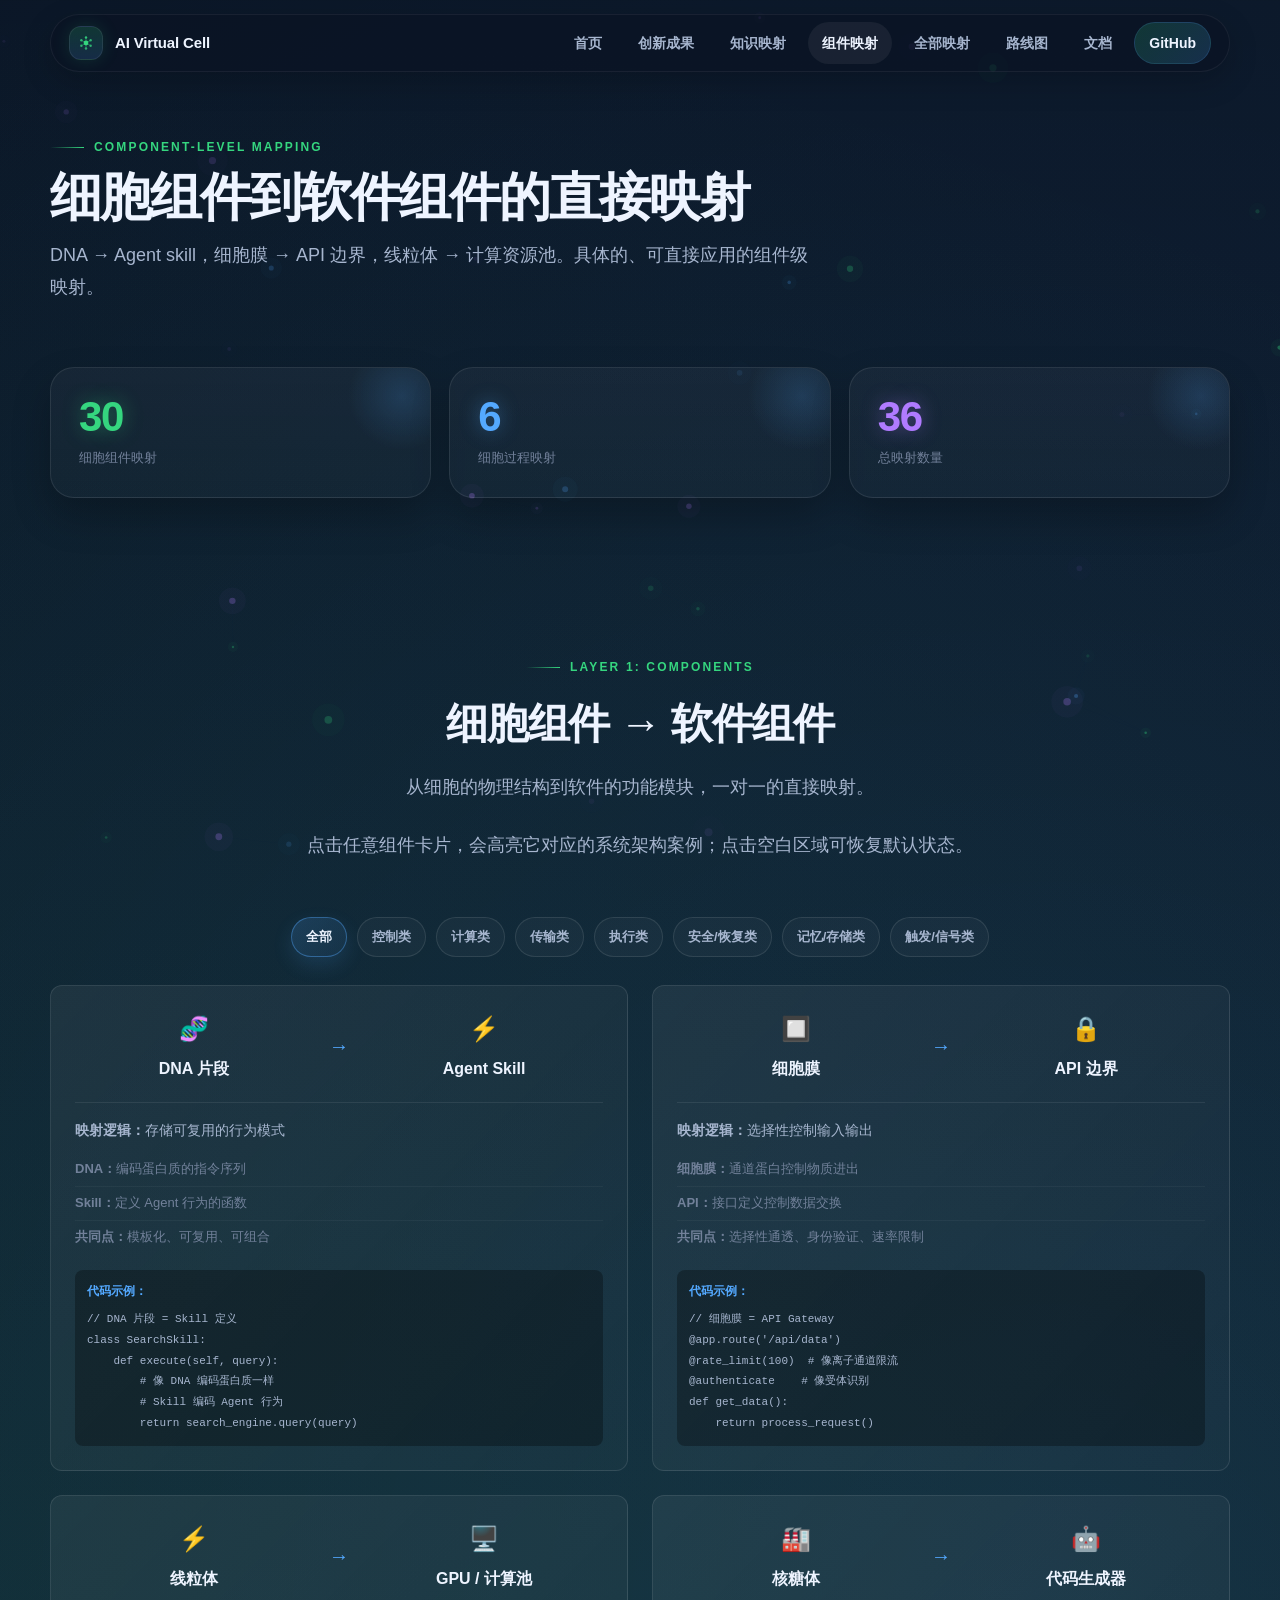
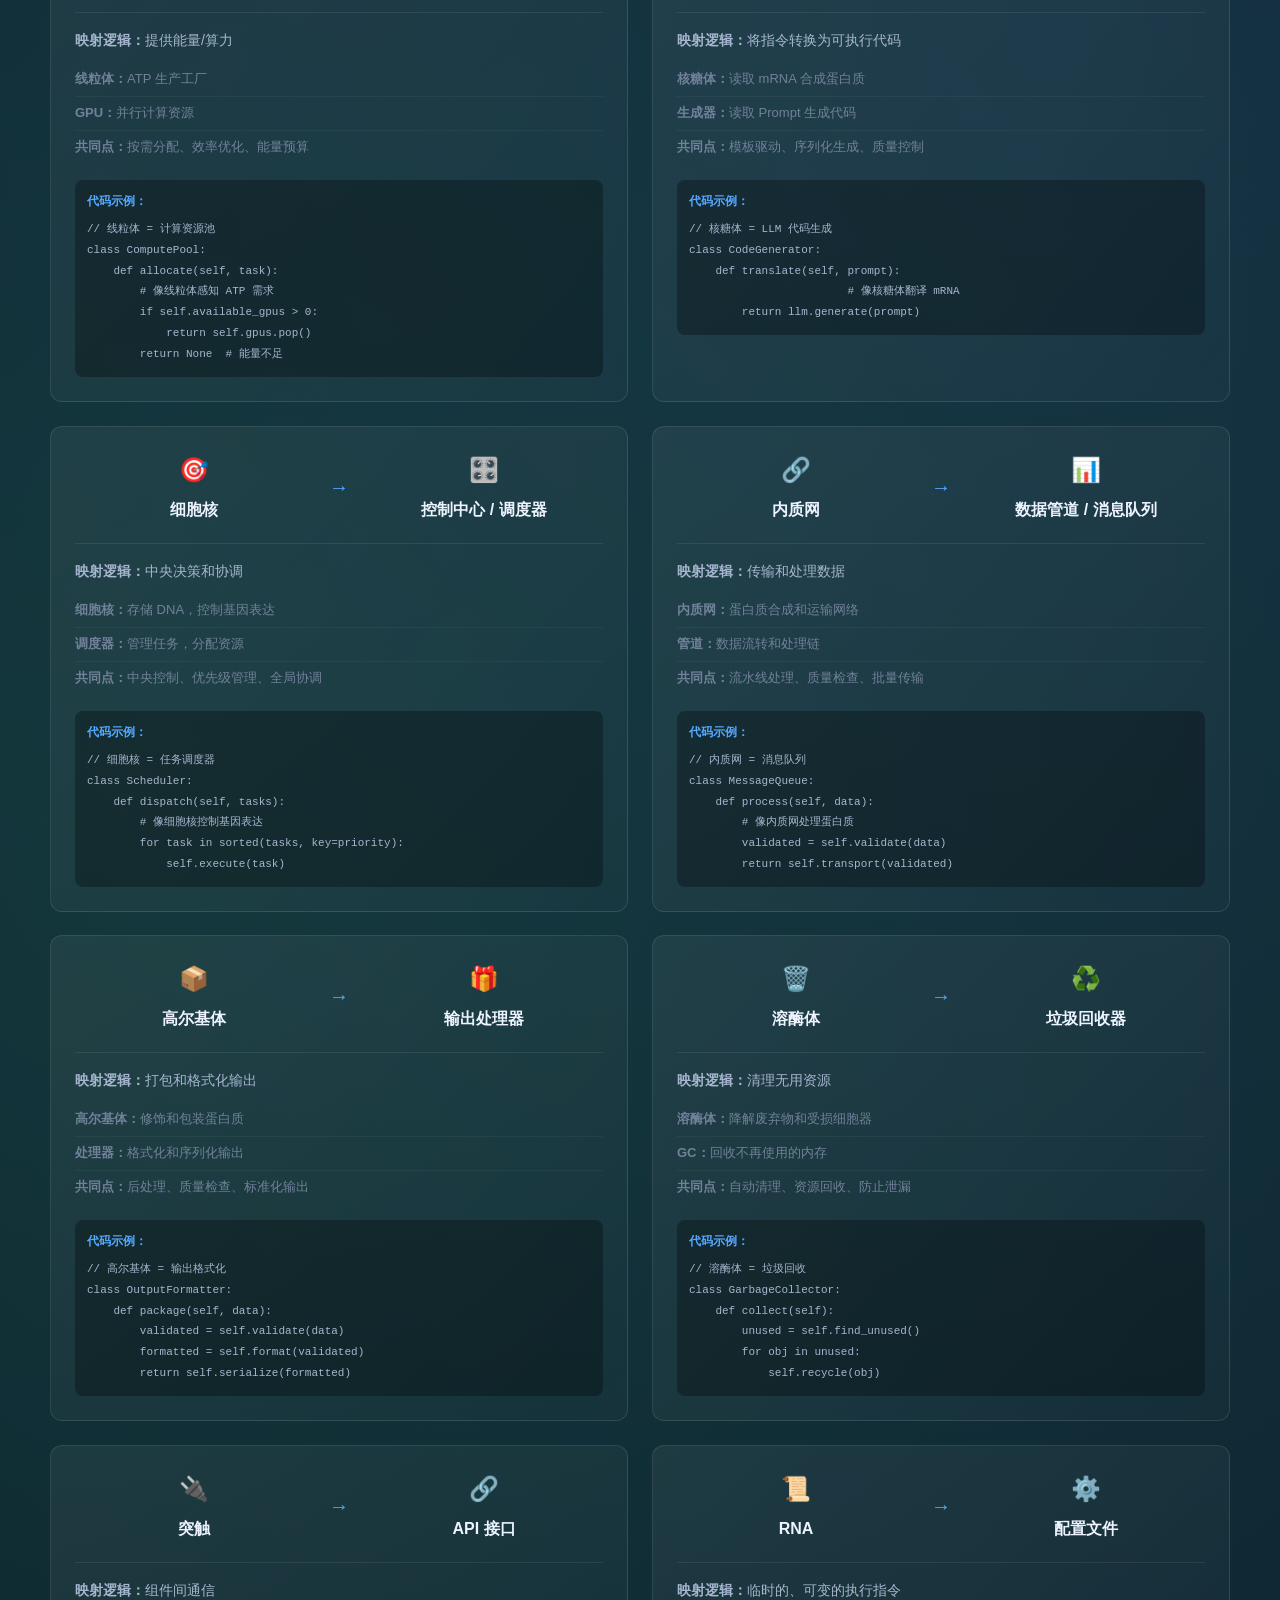
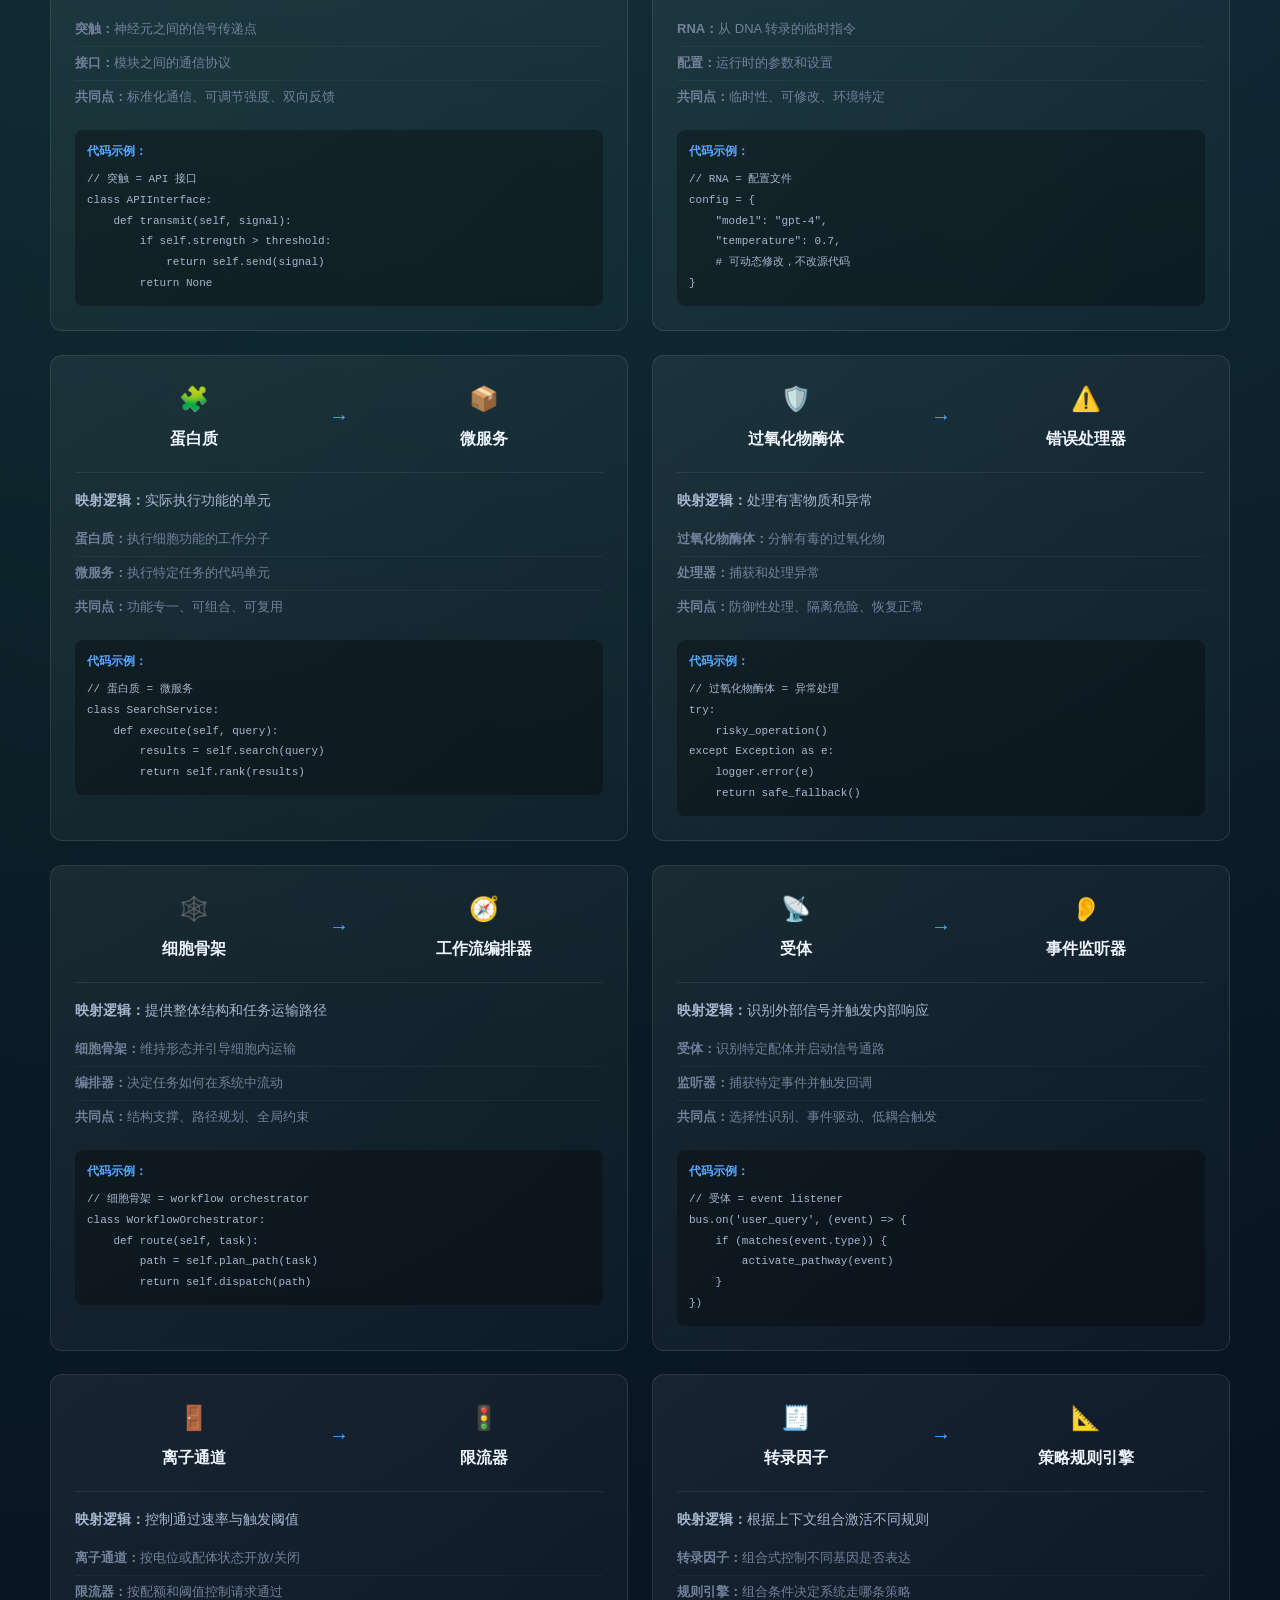
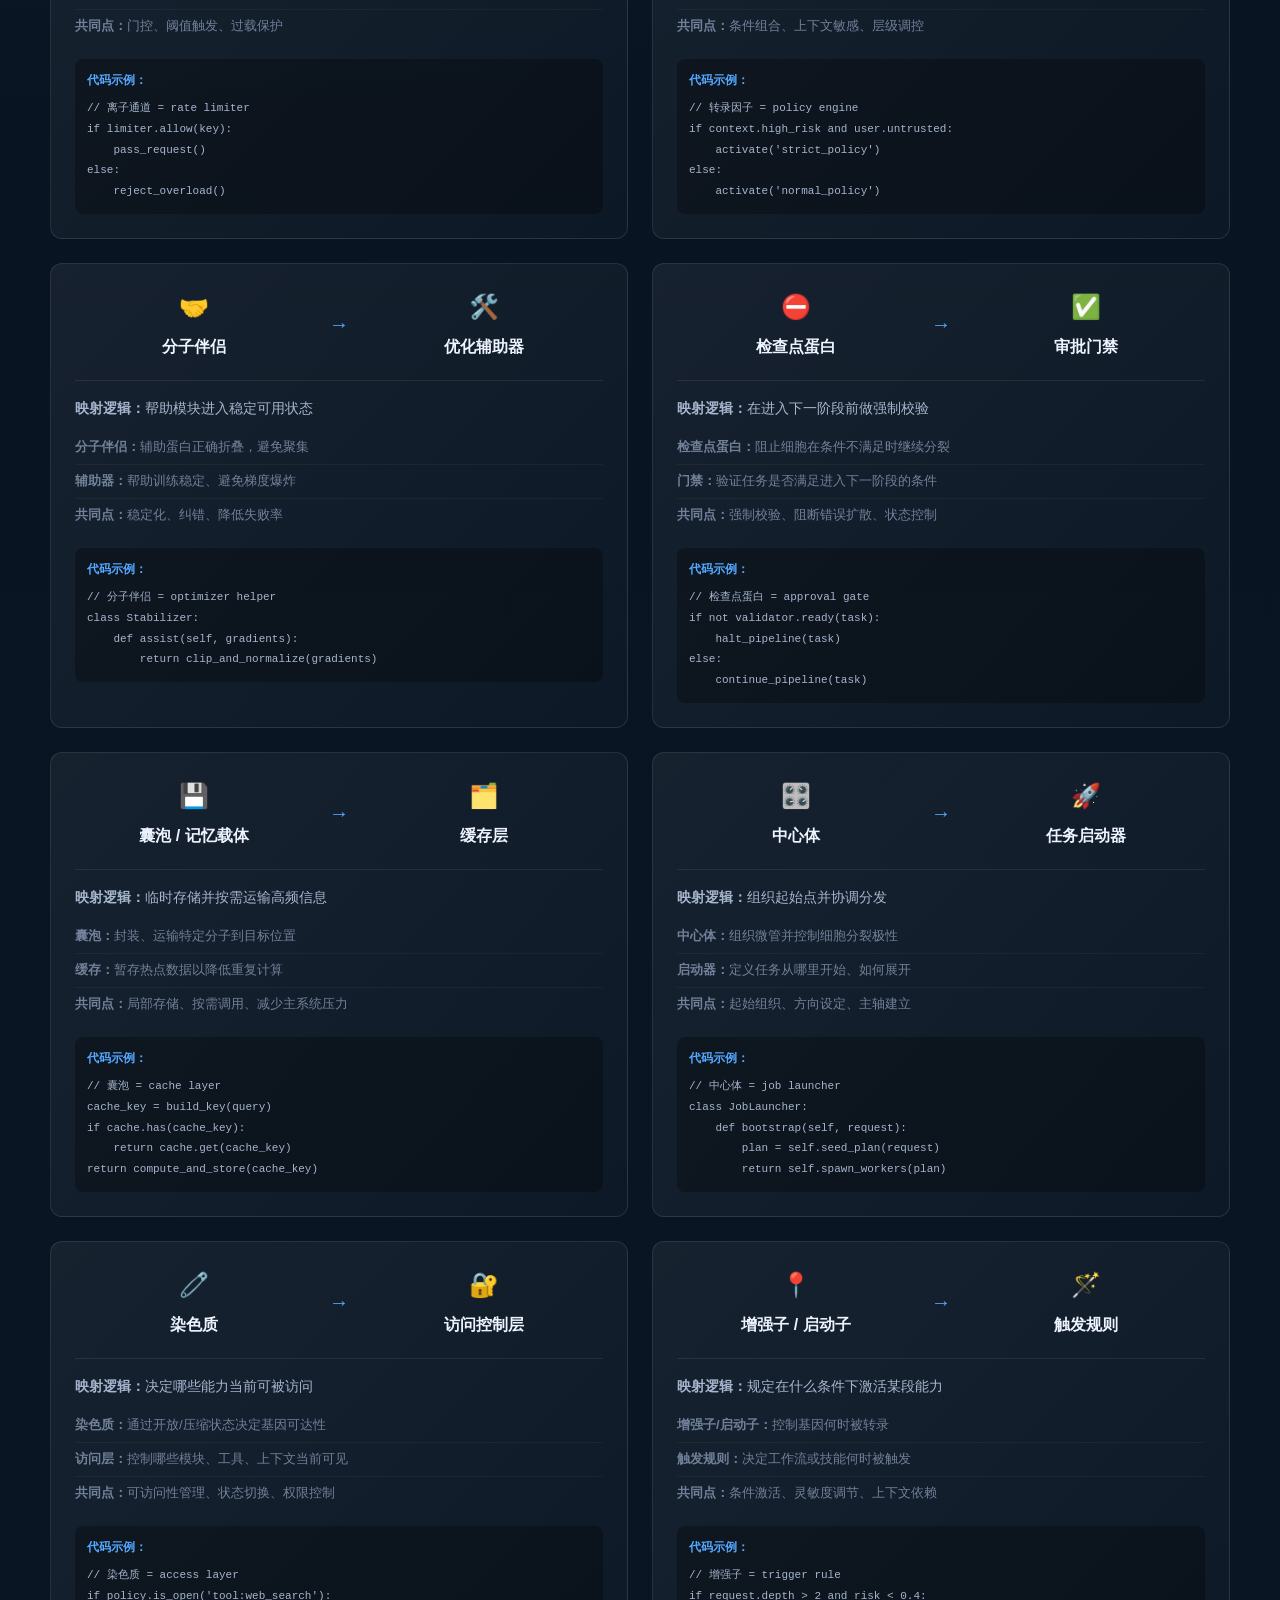
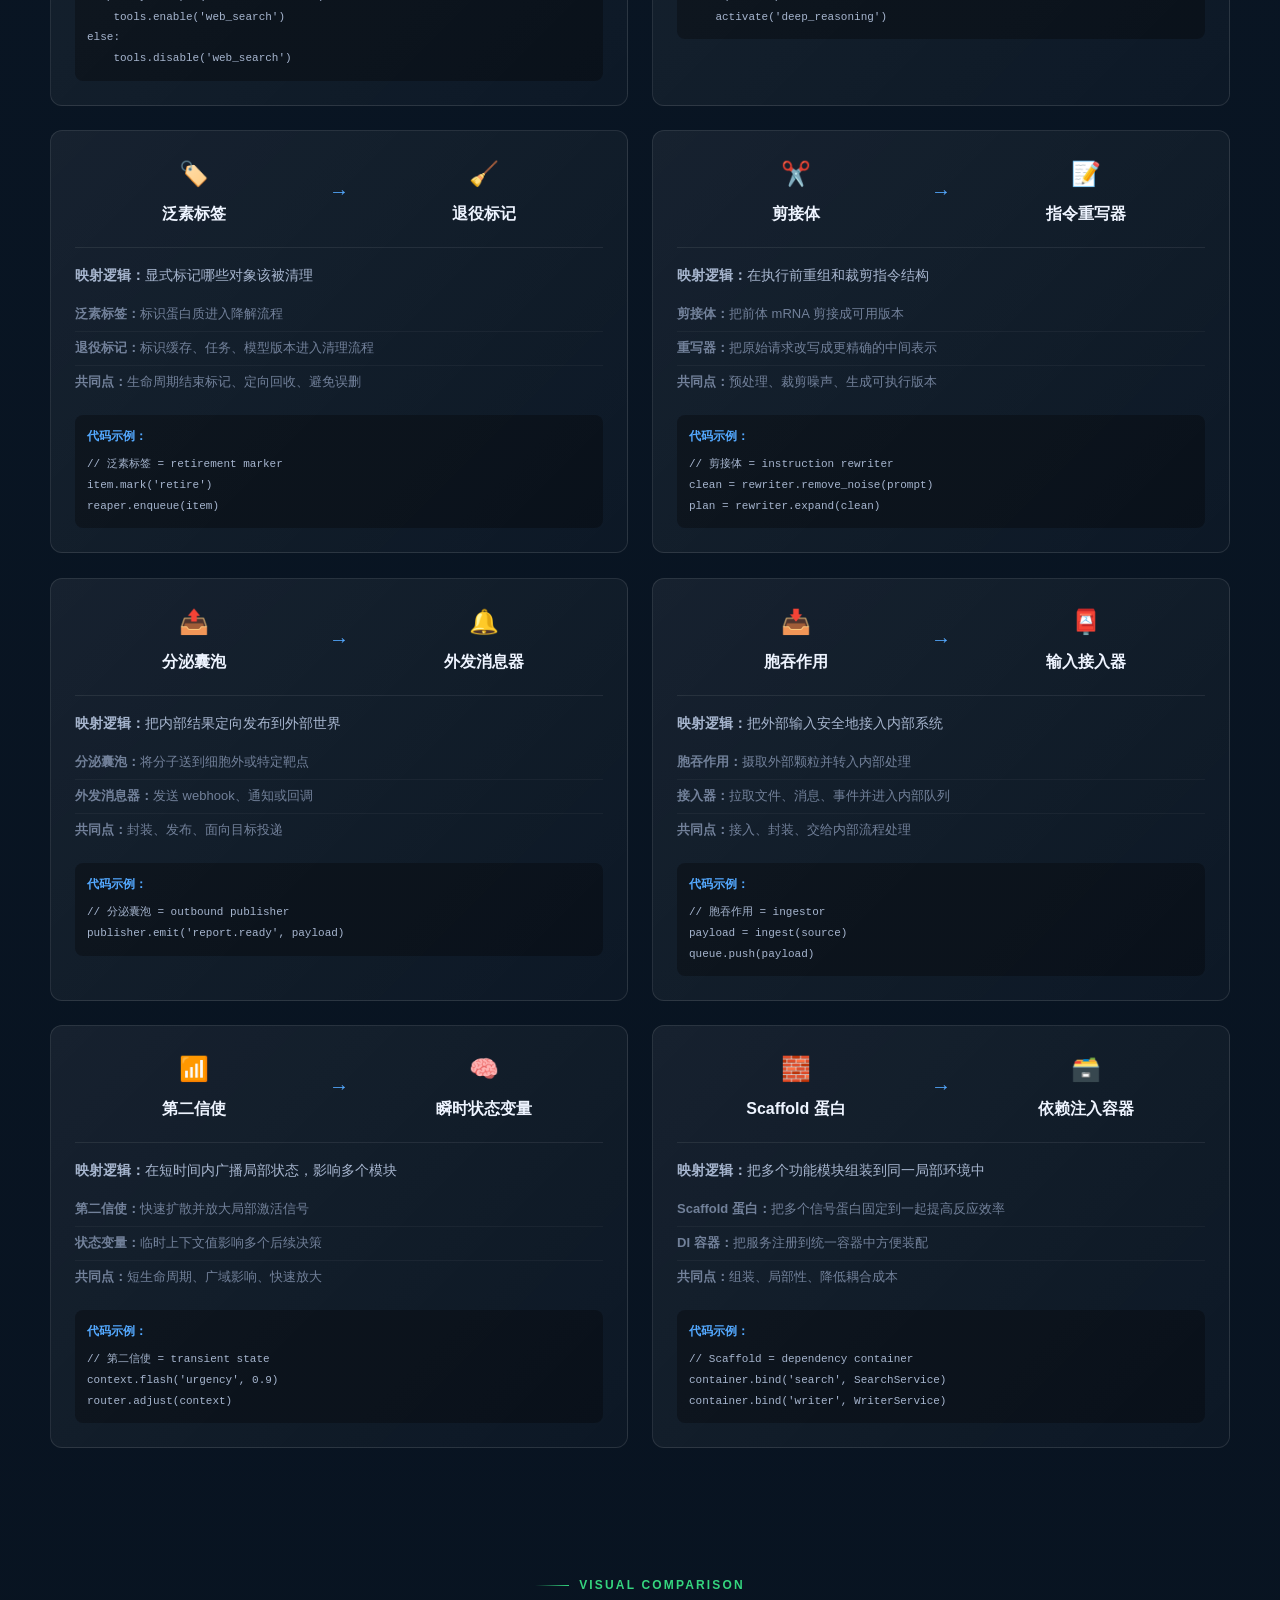
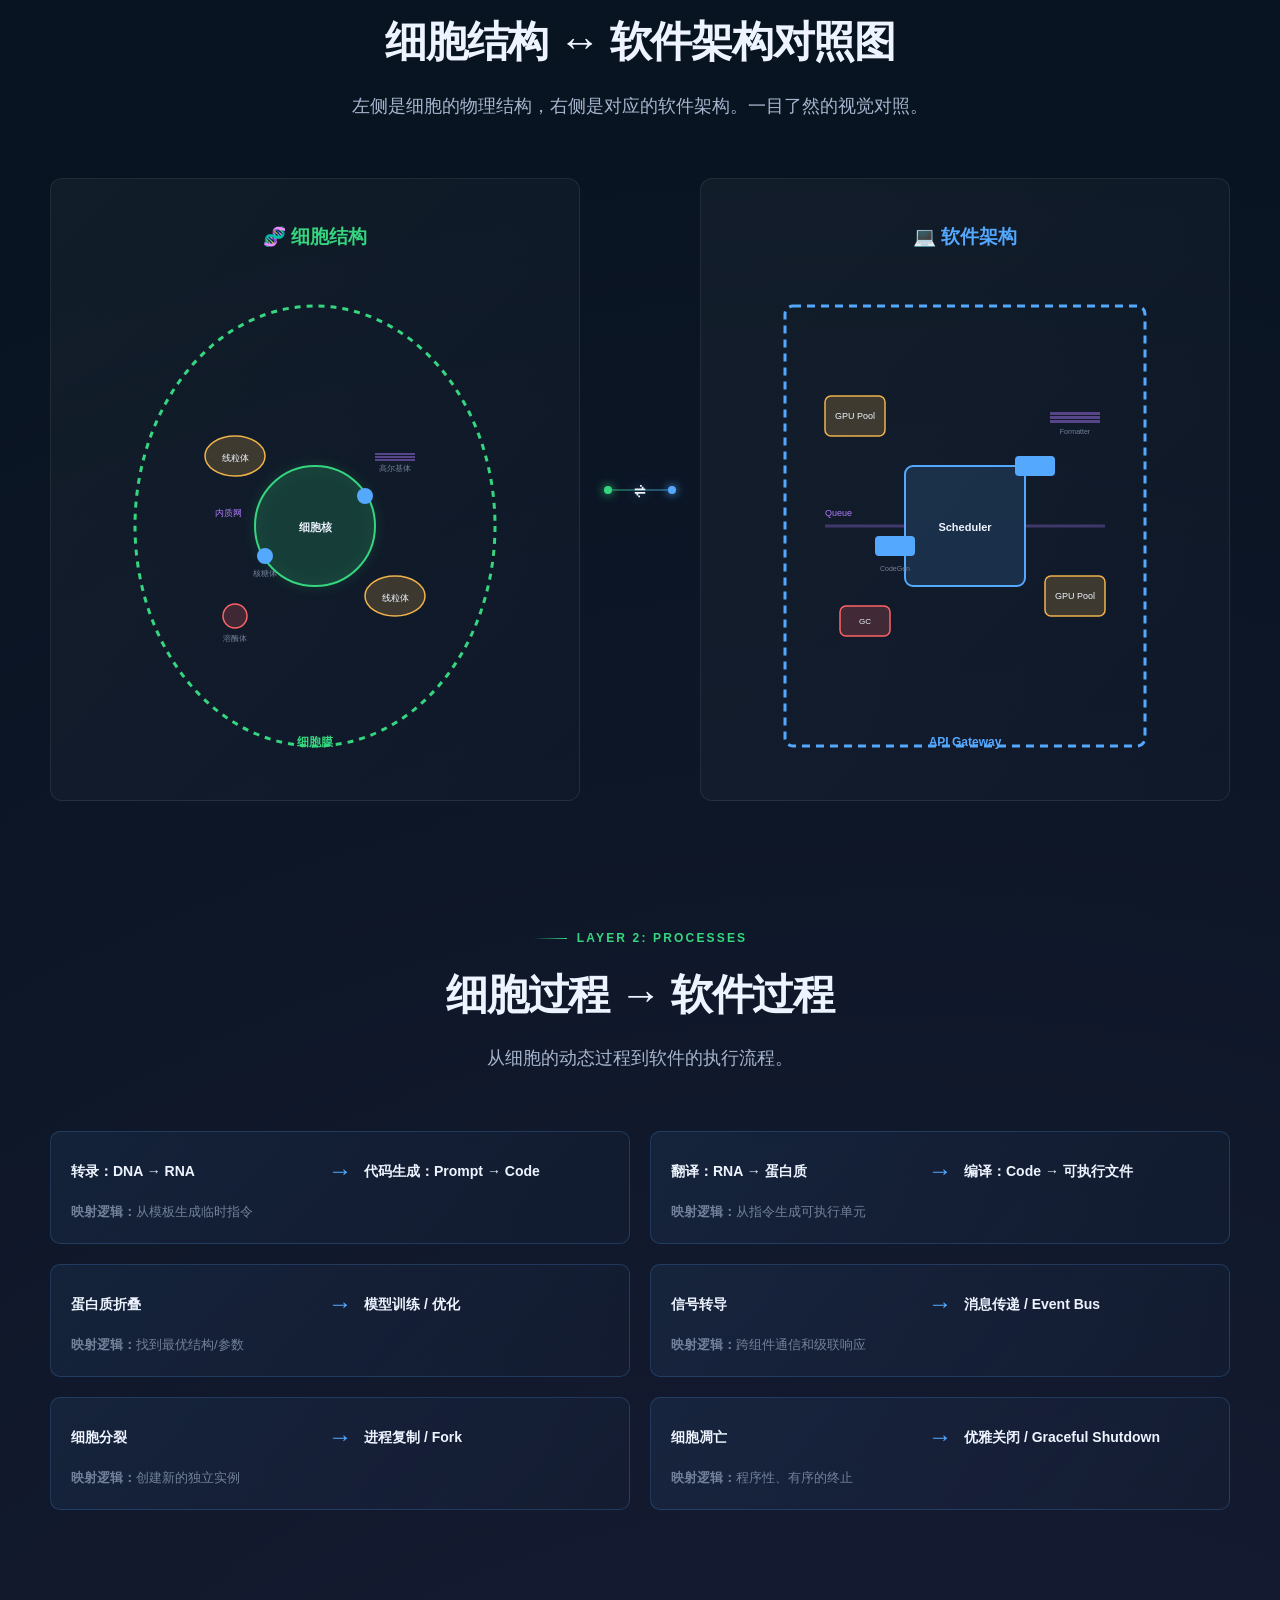
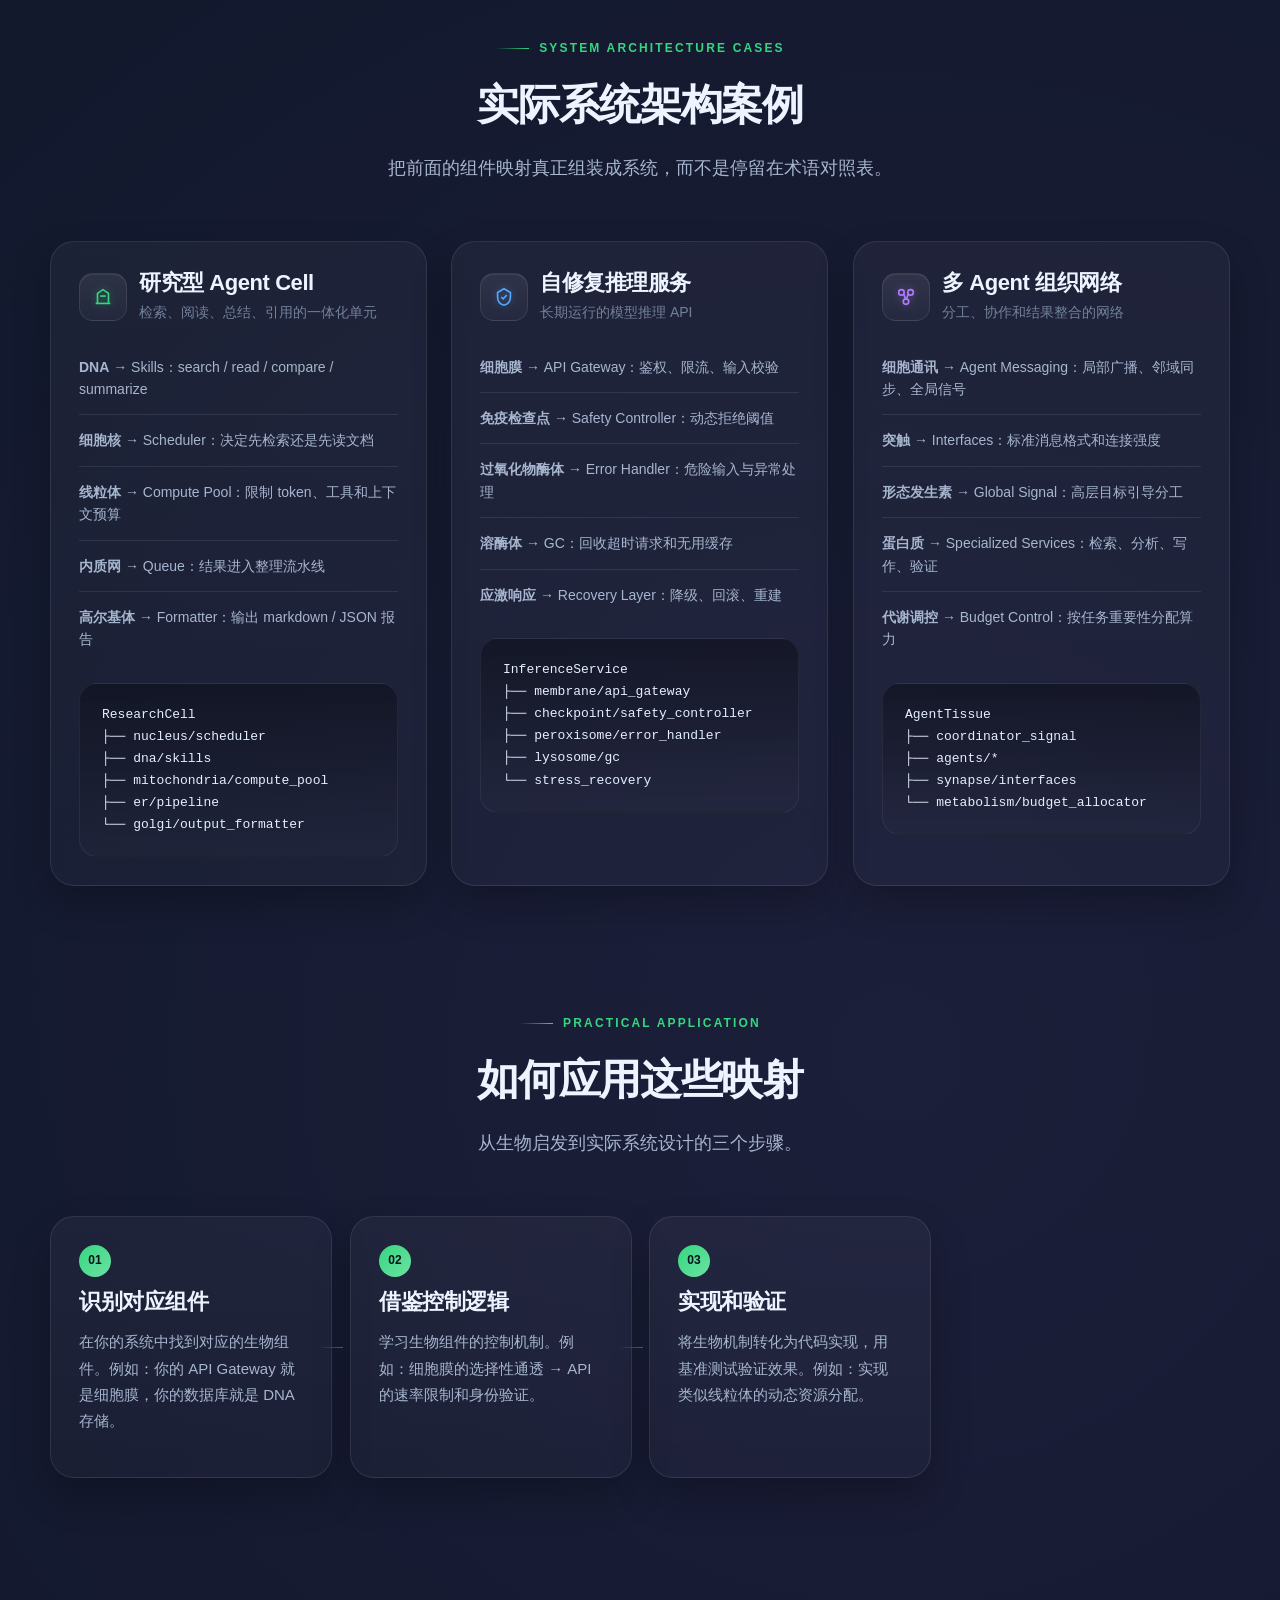
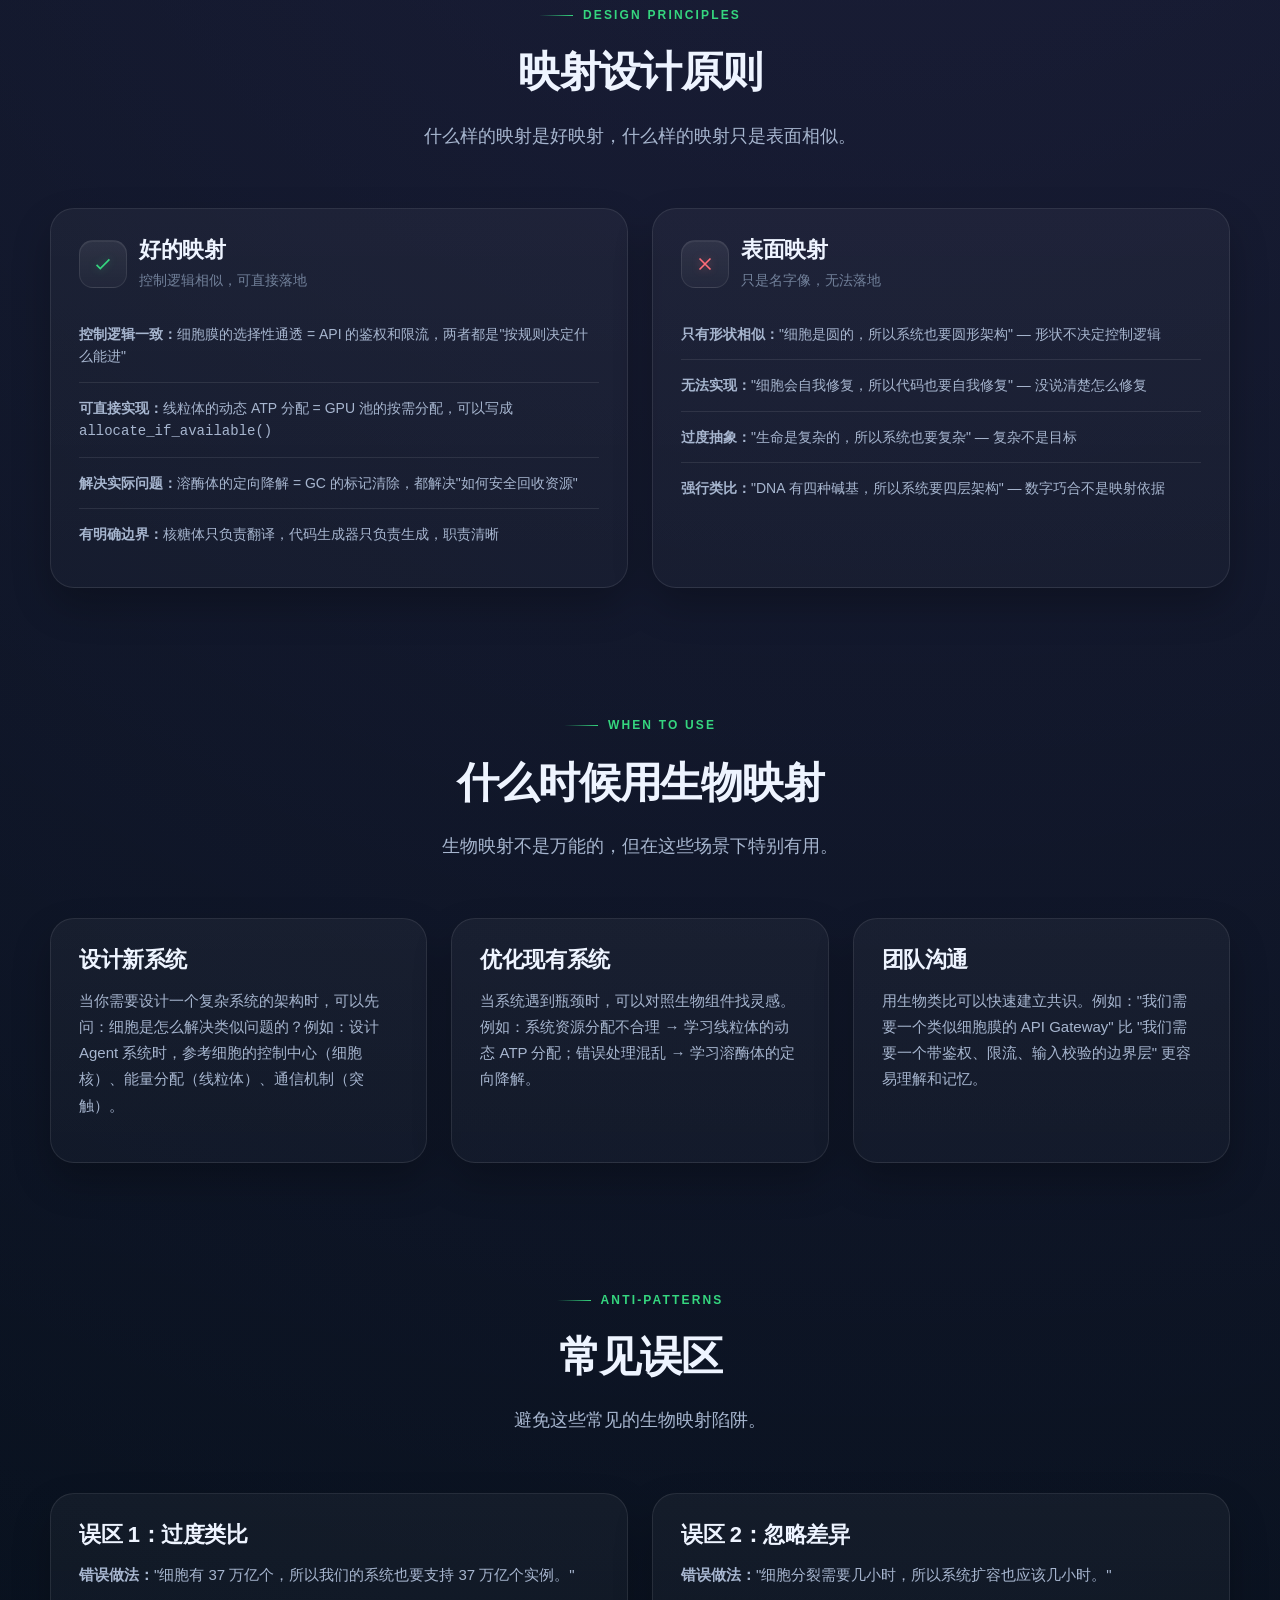
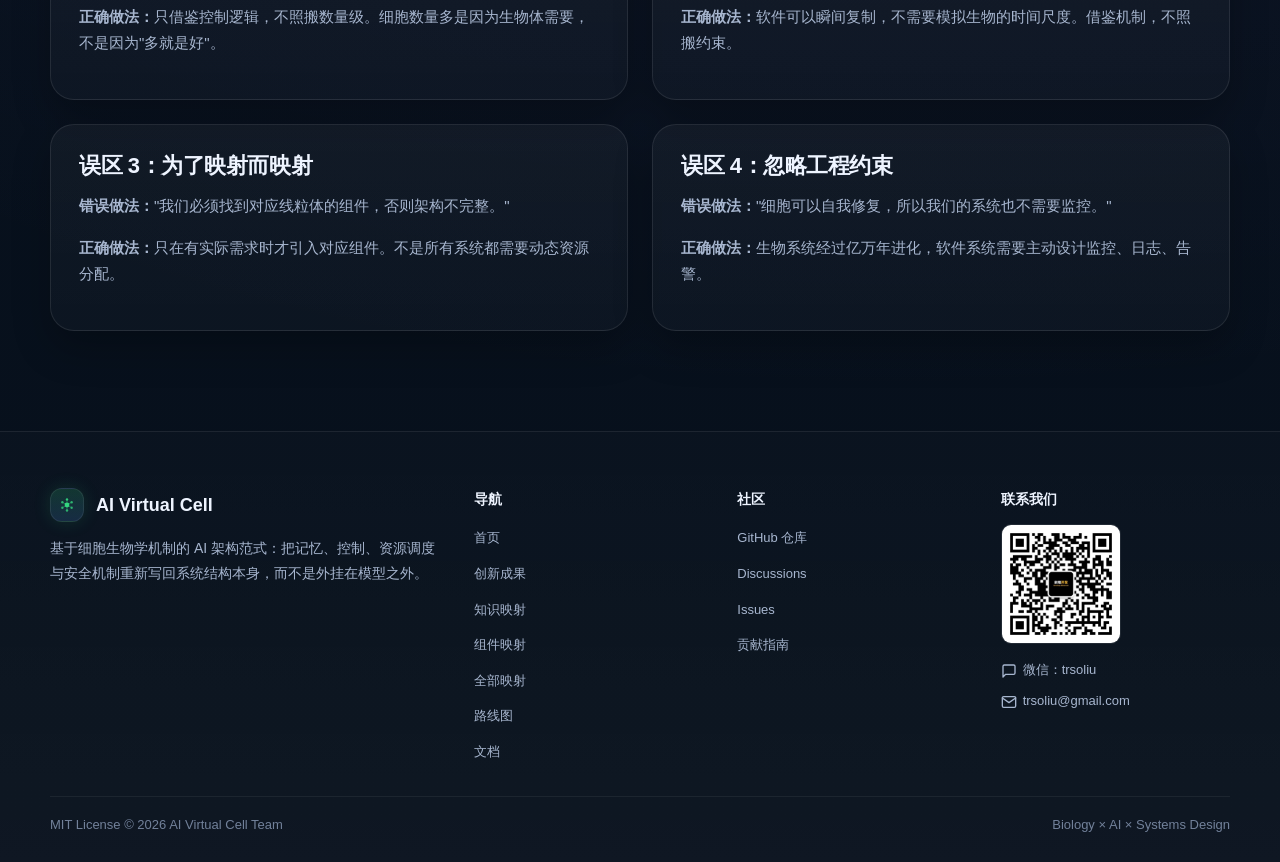
<file: website/component-mapping.html>
<!DOCTYPE html>
<html lang="zh-CN">
<head>
    <meta charset="UTF-8">
    <meta name="viewport" content="width=device-width, initial-scale=1.0">
    <title>组件级知识映射 - AI Virtual Cell</title>
    <link rel="stylesheet" href="css/style.css">
</head>
<body>
    <nav class="page-nav" id="pageNav">
        <div class="page-nav-inner">
            <a href="#components" class="page-nav-link">组件映射</a>
            <a href="#structure" class="page-nav-link">结构对照</a>
            <a href="#processes" class="page-nav-link">过程映射</a>
            <a href="#systems" class="page-nav-link">系统案例</a>
            <a href="#principles" class="page-nav-link">设计原则</a>
            <a href="#usage" class="page-nav-link">使用场景</a>
            <a href="#antipatterns" class="page-nav-link">常见误区</a>
        </div>
    </nav>

    <div class="page">
        <header class="page-hero compact">
            <div class="eyebrow">Component-level mapping</div>
            <h1 class="page-title">细胞组件到软件组件的直接映射</h1>
            <p class="page-subtitle">DNA → Agent skill，细胞膜 → API 边界，线粒体 → 计算资源池。具体的、可直接应用的组件级映射。</p>
        </header>

        <section class="section section-tight">
            <div class="metric-grid reveal">
                <div class="metric-card">
                    <div class="metric-value glow-green" data-count="30">0</div>
                    <div class="metric-label">细胞组件映射</div>
                </div>
                <div class="metric-card">
                    <div class="metric-value glow-blue" data-count="6">0</div>
                    <div class="metric-label">细胞过程映射</div>
                </div>
                <div class="metric-card">
                    <div class="metric-value glow-purple" data-count="36">0</div>
                    <div class="metric-label">总映射数量</div>
                </div>
            </div>
        </section>

        <section class="section section-compact" id="components">
            <div class="section-header reveal">
                <div class="eyebrow">Layer 1: Components</div>
                <h2>细胞组件 → 软件组件</h2>
                <p>从细胞的物理结构到软件的功能模块，一对一的直接映射。</p>
                <p class="interaction-hint">点击任意组件卡片，会高亮它对应的系统架构案例；点击空白区域可恢复默认状态。</p>
            </div>

            <div class="component-filter-bar reveal">
                <button class="component-filter is-active" data-filter="all">全部</button>
                <button class="component-filter" data-filter="control">控制类</button>
                <button class="component-filter" data-filter="compute">计算类</button>
                <button class="component-filter" data-filter="transport">传输类</button>
                <button class="component-filter" data-filter="execution">执行类</button>
                <button class="component-filter" data-filter="safety">安全/恢复类</button>
                <button class="component-filter" data-filter="memory">记忆/存储类</button>
                <button class="component-filter" data-filter="signal">触发/信号类</button>
            </div>

            <div class="component-mapping-grid reveal">
                <!-- DNA → Agent skill -->
                <article class="component-card">
                    <div class="component-header">
                        <div class="component-bio">
                            <span class="component-icon">🧬</span>
                            <h3>DNA 片段</h3>
                        </div>
                        <div class="component-arrow">→</div>
                        <div class="component-ai">
                            <span class="component-icon">⚡</span>
                            <h3>Agent Skill</h3>
                        </div>
                    </div>
                    <div class="component-body">
                        <p class="component-logic"><strong>映射逻辑：</strong>存储可复用的行为模式</p>
                        <ul class="component-details">
                            <li><strong>DNA：</strong>编码蛋白质的指令序列</li>
                            <li><strong>Skill：</strong>定义 Agent 行为的函数</li>
                            <li><strong>共同点：</strong>模板化、可复用、可组合</li>
                        </ul>
                        <div class="component-example">
                            <strong>代码示例：</strong>
                            <pre><code>// DNA 片段 = Skill 定义
class SearchSkill:
    def execute(self, query):
        # 像 DNA 编码蛋白质一样
        # Skill 编码 Agent 行为
        return search_engine.query(query)</code></pre>
                        </div>
                    </div>
                </article>

                <!-- 细胞膜 → API 边界 -->
                <article class="component-card">
                    <div class="component-header">
                        <div class="component-bio">
                            <span class="component-icon">🔲</span>
                            <h3>细胞膜</h3>
                        </div>
                        <div class="component-arrow">→</div>
                        <div class="component-ai">
                            <span class="component-icon">🔒</span>
                            <h3>API 边界</h3>
                        </div>
                    </div>
                    <div class="component-body">
                        <p class="component-logic"><strong>映射逻辑：</strong>选择性控制输入输出</p>
                        <ul class="component-details">
                            <li><strong>细胞膜：</strong>通道蛋白控制物质进出</li>
                            <li><strong>API：</strong>接口定义控制数据交换</li>
                            <li><strong>共同点：</strong>选择性通透、身份验证、速率限制</li>
                        </ul>
                        <div class="component-example">
                            <strong>代码示例：</strong>
                            <pre><code>// 细胞膜 = API Gateway
@app.route('/api/data')
@rate_limit(100)  # 像离子通道限流
@authenticate    # 像受体识别
def get_data():
    return process_request()</code></pre>
                        </div>
                    </div>
                </article>

                <!-- 线粒体 → 计算资源池 -->
                <article class="component-card">
                    <div class="component-header">
                        <div class="component-bio">
                            <span class="component-icon">⚡</span>
                            <h3>线粒体</h3>
                        </div>
                        <div class="component-arrow">→</div>
                        <div class="component-ai">
                            <span class="component-icon">🖥️</span>
                            <h3>GPU / 计算池</h3>
                        </div>
                    </div>
                    <div class="component-body">
                        <p class="component-logic"><strong>映射逻辑：</strong>提供能量/算力</p>
                        <ul class="component-details">
                            <li><strong>线粒体：</strong>ATP 生产工厂</li>
                            <li><strong>GPU：</strong>并行计算资源</li>
                            <li><strong>共同点：</strong>按需分配、效率优化、能量预算</li>
                        </ul>
                        <div class="component-example">
                            <strong>代码示例：</strong>
                            <pre><code>// 线粒体 = 计算资源池
class ComputePool:
    def allocate(self, task):
        # 像线粒体感知 ATP 需求
        if self.available_gpus > 0:
            return self.gpus.pop()
        return None  # 能量不足</code></pre>
                        </div>
                    </div>
                </article>

                <!-- 核糖体 → 代码生成器 -->
                <article class="component-card">
                    <div class="component-header">
                        <div class="component-bio">
                            <span class="component-icon">🏭</span>
                            <h3>核糖体</h3>
                        </div>
                        <div class="component-arrow">→</div>
                        <div class="component-ai">
                            <span class="component-icon">🤖</span>
                            <h3>代码生成器</h3>
                        </div>
                    </div>
                    <div class="component-body">
                        <p class="component-logic"><strong>映射逻辑：</strong>将指令转换为可执行代码</p>
                        <ul class="component-details">
                            <li><strong>核糖体：</strong>读取 mRNA 合成蛋白质</li>
                            <li><strong>生成器：</strong>读取 Prompt 生成代码</li>
                            <li><strong>共同点：</strong>模板驱动、序列化生成、质量控制</li>
                        </ul>
                        <div class="component-example">
                            <strong>代码示例：</strong>
                            <pre><code>// 核糖体 = LLM 代码生成
class CodeGenerator:
    def translate(self, prompt):
                        # 像核糖体翻译 mRNA
        return llm.generate(prompt)</code></pre>
                        </div>
                    </div>
                </article>

                <!-- 细胞核 → 控制中心 -->
                <article class="component-card">
                    <div class="component-header">
                        <div class="component-bio">
                            <span class="component-icon">🎯</span>
                            <h3>细胞核</h3>
                        </div>
                        <div class="component-arrow">→</div>
                        <div class="component-ai">
                            <span class="component-icon">🎛️</span>
                            <h3>控制中心 / 调度器</h3>
                        </div>
                    </div>
                    <div class="component-body">
                        <p class="component-logic"><strong>映射逻辑：</strong>中央决策和协调</p>
                        <ul class="component-details">
                            <li><strong>细胞核：</strong>存储 DNA，控制基因表达</li>
                            <li><strong>调度器：</strong>管理任务，分配资源</li>
                            <li><strong>共同点：</strong>中央控制、优先级管理、全局协调</li>
                        </ul>
                        <div class="component-example">
                            <strong>代码示例：</strong>
                            <pre><code>// 细胞核 = 任务调度器
class Scheduler:
    def dispatch(self, tasks):
        # 像细胞核控制基因表达
        for task in sorted(tasks, key=priority):
            self.execute(task)</code></pre>
                        </div>
                    </div>
                </article>

                <!-- 内质网 → 数据管道 -->
                <article class="component-card">
                    <div class="component-header">
                        <div class="component-bio">
                            <span class="component-icon">🔗</span>
                            <h3>内质网</h3>
                        </div>
                        <div class="component-arrow">→</div>
                        <div class="component-ai">
                            <span class="component-icon">📊</span>
                            <h3>数据管道 / 消息队列</h3>
                        </div>
                    </div>
                    <div class="component-body">
                        <p class="component-logic"><strong>映射逻辑：</strong>传输和处理数据</p>
                        <ul class="component-details">
                            <li><strong>内质网：</strong>蛋白质合成和运输网络</li>
                            <li><strong>管道：</strong>数据流转和处理链</li>
                            <li><strong>共同点：</strong>流水线处理、质量检查、批量传输</li>
                        </ul>
                        <div class="component-example">
                            <strong>代码示例：</strong>
                            <pre><code>// 内质网 = 消息队列
class MessageQueue:
    def process(self, data):
        # 像内质网处理蛋白质
        validated = self.validate(data)
        return self.transport(validated)</code></pre>
                        </div>
                    </div>
                </article>

                <!-- 高尔基体 → 输出处理器 -->
                <article class="component-card">
                    <div class="component-header">
                        <div class="component-bio">
                            <span class="component-icon">📦</span>
                            <h3>高尔基体</h3>
                        </div>
                        <div class="component-arrow">→</div>
                        <div class="component-ai">
                            <span class="component-icon">🎁</span>
                            <h3>输出处理器</h3>
                        </div>
                    </div>
                    <div class="component-body">
                        <p class="component-logic"><strong>映射逻辑：</strong>打包和格式化输出</p>
                        <ul class="component-details">
                            <li><strong>高尔基体：</strong>修饰和包装蛋白质</li>
                            <li><strong>处理器：</strong>格式化和序列化输出</li>
                            <li><strong>共同点：</strong>后处理、质量检查、标准化输出</li>
                        </ul>
                        <div class="component-example">
                            <strong>代码示例：</strong>
                            <pre><code>// 高尔基体 = 输出格式化
class OutputFormatter:
    def package(self, data):
        validated = self.validate(data)
        formatted = self.format(validated)
        return self.serialize(formatted)</code></pre>
                        </div>
                    </div>
                </article>

                <!-- 溶酶体 → 垃圾回收器 -->
                <article class="component-card">
                    <div class="component-header">
                        <div class="component-bio">
                            <span class="component-icon">🗑️</span>
                            <h3>溶酶体</h3>
                        </div>
                        <div class="component-arrow">→</div>
                        <div class="component-ai">
                            <span class="component-icon">♻️</span>
                            <h3>垃圾回收器</h3>
                        </div>
                    </div>
                    <div class="component-body">
                        <p class="component-logic"><strong>映射逻辑：</strong>清理无用资源</p>
                        <ul class="component-details">
                            <li><strong>溶酶体：</strong>降解废弃物和受损细胞器</li>
                            <li><strong>GC：</strong>回收不再使用的内存</li>
                            <li><strong>共同点：</strong>自动清理、资源回收、防止泄漏</li>
                        </ul>
                        <div class="component-example">
                            <strong>代码示例：</strong>
                            <pre><code>// 溶酶体 = 垃圾回收
class GarbageCollector:
    def collect(self):
        unused = self.find_unused()
        for obj in unused:
            self.recycle(obj)</code></pre>
                        </div>
                    </div>
                </article>

                <!-- 突触 → API 接口 -->
                <article class="component-card">
                    <div class="component-header">
                        <div class="component-bio">
                            <span class="component-icon">🔌</span>
                            <h3>突触</h3>
                        </div>
                        <div class="component-arrow">→</div>
                        <div class="component-ai">
                            <span class="component-icon">🔗</span>
                            <h3>API 接口</h3>
                        </div>
                    </div>
                    <div class="component-body">
                        <p class="component-logic"><strong>映射逻辑：</strong>组件间通信</p>
                        <ul class="component-details">
                            <li><strong>突触：</strong>神经元之间的信号传递点</li>
                            <li><strong>接口：</strong>模块之间的通信协议</li>
                            <li><strong>共同点：</strong>标准化通信、可调节强度、双向反馈</li>
                        </ul>
                        <div class="component-example">
                            <strong>代码示例：</strong>
                            <pre><code>// 突触 = API 接口
class APIInterface:
    def transmit(self, signal):
        if self.strength > threshold:
            return self.send(signal)
        return None</code></pre>
                        </div>
                    </div>
                </article>

                <!-- RNA → 配置文件 -->
                <article class="component-card">
                    <div class="component-header">
                        <div class="component-bio">
                            <span class="component-icon">📜</span>
                            <h3>RNA</h3>
                        </div>
                        <div class="component-arrow">→</div>
                        <div class="component-ai">
                            <span class="component-icon">⚙️</span>
                            <h3>配置文件</h3>
                        </div>
                    </div>
                    <div class="component-body">
                        <p class="component-logic"><strong>映射逻辑：</strong>临时的、可变的执行指令</p>
                        <ul class="component-details">
                            <li><strong>RNA：</strong>从 DNA 转录的临时指令</li>
                            <li><strong>配置：</strong>运行时的参数和设置</li>
                            <li><strong>共同点：</strong>临时性、可修改、环境特定</li>
                        </ul>
                        <div class="component-example">
                            <strong>代码示例：</strong>
                            <pre><code>// RNA = 配置文件
config = {
    "model": "gpt-4",
    "temperature": 0.7,
    # 可动态修改，不改源代码
}</code></pre>
                        </div>
                    </div>
                </article>

                <!-- 蛋白质 → 微服务 -->
                <article class="component-card">
                    <div class="component-header">
                        <div class="component-bio">
                            <span class="component-icon">🧩</span>
                            <h3>蛋白质</h3>
                        </div>
                        <div class="component-arrow">→</div>
                        <div class="component-ai">
                            <span class="component-icon">📦</span>
                            <h3>微服务</h3>
                        </div>
                    </div>
                    <div class="component-body">
                        <p class="component-logic"><strong>映射逻辑：</strong>实际执行功能的单元</p>
                        <ul class="component-details">
                            <li><strong>蛋白质：</strong>执行细胞功能的工作分子</li>
                            <li><strong>微服务：</strong>执行特定任务的代码单元</li>
                            <li><strong>共同点：</strong>功能专一、可组合、可复用</li>
                        </ul>
                        <div class="component-example">
                            <strong>代码示例：</strong>
                            <pre><code>// 蛋白质 = 微服务
class SearchService:
    def execute(self, query):
        results = self.search(query)
        return self.rank(results)</code></pre>
                        </div>
                    </div>
                </article>

                <!-- 过氧化物酶体 → 错误处理器 -->
                <article class="component-card">
                    <div class="component-header">
                        <div class="component-bio">
                            <span class="component-icon">🛡️</span>
                            <h3>过氧化物酶体</h3>
                        </div>
                        <div class="component-arrow">→</div>
                        <div class="component-ai">
                            <span class="component-icon">⚠️</span>
                            <h3>错误处理器</h3>
                        </div>
                    </div>
                    <div class="component-body">
                        <p class="component-logic"><strong>映射逻辑：</strong>处理有害物质和异常</p>
                        <ul class="component-details">
                            <li><strong>过氧化物酶体：</strong>分解有毒的过氧化物</li>
                            <li><strong>处理器：</strong>捕获和处理异常</li>
                            <li><strong>共同点：</strong>防御性处理、隔离危险、恢复正常</li>
                        </ul>
                        <div class="component-example">
                            <strong>代码示例：</strong>
                            <pre><code>// 过氧化物酶体 = 异常处理
try:
    risky_operation()
except Exception as e:
    logger.error(e)
    return safe_fallback()</code></pre>
                        </div>
                    </div>
                </article>

                <!-- 细胞骨架 → 工作流编排器 -->
                <article class="component-card">
                    <div class="component-header">
                        <div class="component-bio">
                            <span class="component-icon">🕸️</span>
                            <h3>细胞骨架</h3>
                        </div>
                        <div class="component-arrow">→</div>
                        <div class="component-ai">
                            <span class="component-icon">🧭</span>
                            <h3>工作流编排器</h3>
                        </div>
                    </div>
                    <div class="component-body">
                        <p class="component-logic"><strong>映射逻辑：</strong>提供整体结构和任务运输路径</p>
                        <ul class="component-details">
                            <li><strong>细胞骨架：</strong>维持形态并引导细胞内运输</li>
                            <li><strong>编排器：</strong>决定任务如何在系统中流动</li>
                            <li><strong>共同点：</strong>结构支撑、路径规划、全局约束</li>
                        </ul>
                        <div class="component-example">
                            <strong>代码示例：</strong>
                            <pre><code>// 细胞骨架 = workflow orchestrator
class WorkflowOrchestrator:
    def route(self, task):
        path = self.plan_path(task)
        return self.dispatch(path)</code></pre>
                        </div>
                    </div>
                </article>

                <!-- 受体 → 事件监听器 -->
                <article class="component-card">
                    <div class="component-header">
                        <div class="component-bio">
                            <span class="component-icon">📡</span>
                            <h3>受体</h3>
                        </div>
                        <div class="component-arrow">→</div>
                        <div class="component-ai">
                            <span class="component-icon">👂</span>
                            <h3>事件监听器</h3>
                        </div>
                    </div>
                    <div class="component-body">
                        <p class="component-logic"><strong>映射逻辑：</strong>识别外部信号并触发内部响应</p>
                        <ul class="component-details">
                            <li><strong>受体：</strong>识别特定配体并启动信号通路</li>
                            <li><strong>监听器：</strong>捕获特定事件并触发回调</li>
                            <li><strong>共同点：</strong>选择性识别、事件驱动、低耦合触发</li>
                        </ul>
                        <div class="component-example">
                            <strong>代码示例：</strong>
                            <pre><code>// 受体 = event listener
bus.on('user_query', (event) => {
    if (matches(event.type)) {
        activate_pathway(event)
    }
})</code></pre>
                        </div>
                    </div>
                </article>

                <!-- 离子通道 → 限流器 -->
                <article class="component-card">
                    <div class="component-header">
                        <div class="component-bio">
                            <span class="component-icon">🚪</span>
                            <h3>离子通道</h3>
                        </div>
                        <div class="component-arrow">→</div>
                        <div class="component-ai">
                            <span class="component-icon">🚦</span>
                            <h3>限流器</h3>
                        </div>
                    </div>
                    <div class="component-body">
                        <p class="component-logic"><strong>映射逻辑：</strong>控制通过速率与触发阈值</p>
                        <ul class="component-details">
                            <li><strong>离子通道：</strong>按电位或配体状态开放/关闭</li>
                            <li><strong>限流器：</strong>按配额和阈值控制请求通过</li>
                            <li><strong>共同点：</strong>门控、阈值触发、过载保护</li>
                        </ul>
                        <div class="component-example">
                            <strong>代码示例：</strong>
                            <pre><code>// 离子通道 = rate limiter
if limiter.allow(key):
    pass_request()
else:
    reject_overload()</code></pre>
                        </div>
                    </div>
                </article>

                <!-- 转录因子 → 策略规则引擎 -->
                <article class="component-card">
                    <div class="component-header">
                        <div class="component-bio">
                            <span class="component-icon">🧾</span>
                            <h3>转录因子</h3>
                        </div>
                        <div class="component-arrow">→</div>
                        <div class="component-ai">
                            <span class="component-icon">📐</span>
                            <h3>策略规则引擎</h3>
                        </div>
                    </div>
                    <div class="component-body">
                        <p class="component-logic"><strong>映射逻辑：</strong>根据上下文组合激活不同规则</p>
                        <ul class="component-details">
                            <li><strong>转录因子：</strong>组合式控制不同基因是否表达</li>
                            <li><strong>规则引擎：</strong>组合条件决定系统走哪条策略</li>
                            <li><strong>共同点：</strong>条件组合、上下文敏感、层级调控</li>
                        </ul>
                        <div class="component-example">
                            <strong>代码示例：</strong>
                            <pre><code>// 转录因子 = policy engine
if context.high_risk and user.untrusted:
    activate('strict_policy')
else:
    activate('normal_policy')</code></pre>
                        </div>
                    </div>
                </article>

                <!-- 分子伴侣 → 优化辅助器 -->
                <article class="component-card">
                    <div class="component-header">
                        <div class="component-bio">
                            <span class="component-icon">🤝</span>
                            <h3>分子伴侣</h3>
                        </div>
                        <div class="component-arrow">→</div>
                        <div class="component-ai">
                            <span class="component-icon">🛠️</span>
                            <h3>优化辅助器</h3>
                        </div>
                    </div>
                    <div class="component-body">
                        <p class="component-logic"><strong>映射逻辑：</strong>帮助模块进入稳定可用状态</p>
                        <ul class="component-details">
                            <li><strong>分子伴侣：</strong>辅助蛋白正确折叠，避免聚集</li>
                            <li><strong>辅助器：</strong>帮助训练稳定、避免梯度爆炸</li>
                            <li><strong>共同点：</strong>稳定化、纠错、降低失败率</li>
                        </ul>
                        <div class="component-example">
                            <strong>代码示例：</strong>
                            <pre><code>// 分子伴侣 = optimizer helper
class Stabilizer:
    def assist(self, gradients):
        return clip_and_normalize(gradients)</code></pre>
                        </div>
                    </div>
                </article>

                <!-- 检查点蛋白 → 审批门禁 -->
                <article class="component-card">
                    <div class="component-header">
                        <div class="component-bio">
                            <span class="component-icon">⛔</span>
                            <h3>检查点蛋白</h3>
                        </div>
                        <div class="component-arrow">→</div>
                        <div class="component-ai">
                            <span class="component-icon">✅</span>
                            <h3>审批门禁</h3>
                        </div>
                    </div>
                    <div class="component-body">
                        <p class="component-logic"><strong>映射逻辑：</strong>在进入下一阶段前做强制校验</p>
                        <ul class="component-details">
                            <li><strong>检查点蛋白：</strong>阻止细胞在条件不满足时继续分裂</li>
                            <li><strong>门禁：</strong>验证任务是否满足进入下一阶段的条件</li>
                            <li><strong>共同点：</strong>强制校验、阻断错误扩散、状态控制</li>
                        </ul>
                        <div class="component-example">
                            <strong>代码示例：</strong>
                            <pre><code>// 检查点蛋白 = approval gate
if not validator.ready(task):
    halt_pipeline(task)
else:
    continue_pipeline(task)</code></pre>
                        </div>
                    </div>
                </article>

                <!-- 记忆小体/囊泡 → 缓存层 -->
                <article class="component-card">
                    <div class="component-header">
                        <div class="component-bio">
                            <span class="component-icon">💾</span>
                            <h3>囊泡 / 记忆载体</h3>
                        </div>
                        <div class="component-arrow">→</div>
                        <div class="component-ai">
                            <span class="component-icon">🗂️</span>
                            <h3>缓存层</h3>
                        </div>
                    </div>
                    <div class="component-body">
                        <p class="component-logic"><strong>映射逻辑：</strong>临时存储并按需运输高频信息</p>
                        <ul class="component-details">
                            <li><strong>囊泡：</strong>封装、运输特定分子到目标位置</li>
                            <li><strong>缓存：</strong>暂存热点数据以降低重复计算</li>
                            <li><strong>共同点：</strong>局部存储、按需调用、减少主系统压力</li>
                        </ul>
                        <div class="component-example">
                            <strong>代码示例：</strong>
                            <pre><code>// 囊泡 = cache layer
cache_key = build_key(query)
if cache.has(cache_key):
    return cache.get(cache_key)
return compute_and_store(cache_key)</code></pre>
                        </div>
                    </div>
                </article>

                </article>

                <!-- 中心体 → 任务启动器 -->
                <article class="component-card">
                    <div class="component-header">
                        <div class="component-bio">
                            <span class="component-icon">🎛️</span>
                            <h3>中心体</h3>
                        </div>
                        <div class="component-arrow">→</div>
                        <div class="component-ai">
                            <span class="component-icon">🚀</span>
                            <h3>任务启动器</h3>
                        </div>
                    </div>
                    <div class="component-body">
                        <p class="component-logic"><strong>映射逻辑：</strong>组织起始点并协调分发</p>
                        <ul class="component-details">
                            <li><strong>中心体：</strong>组织微管并控制细胞分裂极性</li>
                            <li><strong>启动器：</strong>定义任务从哪里开始、如何展开</li>
                            <li><strong>共同点：</strong>起始组织、方向设定、主轴建立</li>
                        </ul>
                        <div class="component-example">
                            <strong>代码示例：</strong>
                            <pre><code>// 中心体 = job launcher
class JobLauncher:
    def bootstrap(self, request):
        plan = self.seed_plan(request)
        return self.spawn_workers(plan)</code></pre>
                        </div>
                    </div>
                </article>

                <!-- 染色质 → 访问控制层 -->
                <article class="component-card">
                    <div class="component-header">
                        <div class="component-bio">
                            <span class="component-icon">🧷</span>
                            <h3>染色质</h3>
                        </div>
                        <div class="component-arrow">→</div>
                        <div class="component-ai">
                            <span class="component-icon">🔐</span>
                            <h3>访问控制层</h3>
                        </div>
                    </div>
                    <div class="component-body">
                        <p class="component-logic"><strong>映射逻辑：</strong>决定哪些能力当前可被访问</p>
                        <ul class="component-details">
                            <li><strong>染色质：</strong>通过开放/压缩状态决定基因可达性</li>
                            <li><strong>访问层：</strong>控制哪些模块、工具、上下文当前可见</li>
                            <li><strong>共同点：</strong>可访问性管理、状态切换、权限控制</li>
                        </ul>
                        <div class="component-example">
                            <strong>代码示例：</strong>
                            <pre><code>// 染色质 = access layer
if policy.is_open('tool:web_search'):
    tools.enable('web_search')
else:
    tools.disable('web_search')</code></pre>
                        </div>
                    </div>
                </article>

                <!-- 增强子/启动子 → 触发规则 -->
                <article class="component-card">
                    <div class="component-header">
                        <div class="component-bio">
                            <span class="component-icon">📍</span>
                            <h3>增强子 / 启动子</h3>
                        </div>
                        <div class="component-arrow">→</div>
                        <div class="component-ai">
                            <span class="component-icon">🪄</span>
                            <h3>触发规则</h3>
                        </div>
                    </div>
                    <div class="component-body">
                        <p class="component-logic"><strong>映射逻辑：</strong>规定在什么条件下激活某段能力</p>
                        <ul class="component-details">
                            <li><strong>增强子/启动子：</strong>控制基因何时被转录</li>
                            <li><strong>触发规则：</strong>决定工作流或技能何时被触发</li>
                            <li><strong>共同点：</strong>条件激活、灵敏度调节、上下文依赖</li>
                        </ul>
                        <div class="component-example">
                            <strong>代码示例：</strong>
                            <pre><code>// 增强子 = trigger rule
if request.depth > 2 and risk &lt; 0.4:
    activate('deep_reasoning')</code></pre>
                        </div>
                    </div>
                </article>

                <!-- 泛素标签 → 退役标记 -->
                <article class="component-card">
                    <div class="component-header">
                        <div class="component-bio">
                            <span class="component-icon">🏷️</span>
                            <h3>泛素标签</h3>
                        </div>
                        <div class="component-arrow">→</div>
                        <div class="component-ai">
                            <span class="component-icon">🧹</span>
                            <h3>退役标记</h3>
                        </div>
                    </div>
                    <div class="component-body">
                        <p class="component-logic"><strong>映射逻辑：</strong>显式标记哪些对象该被清理</p>
                        <ul class="component-details">
                            <li><strong>泛素标签：</strong>标识蛋白质进入降解流程</li>
                            <li><strong>退役标记：</strong>标识缓存、任务、模型版本进入清理流程</li>
                            <li><strong>共同点：</strong>生命周期结束标记、定向回收、避免误删</li>
                        </ul>
                        <div class="component-example">
                            <strong>代码示例：</strong>
                            <pre><code>// 泛素标签 = retirement marker
item.mark('retire')
reaper.enqueue(item)</code></pre>
                        </div>
                    </div>
                </article>

                <!-- 剪接体 → 指令重写器 -->
                <article class="component-card">
                    <div class="component-header">
                        <div class="component-bio">
                            <span class="component-icon">✂️</span>
                            <h3>剪接体</h3>
                        </div>
                        <div class="component-arrow">→</div>
                        <div class="component-ai">
                            <span class="component-icon">📝</span>
                            <h3>指令重写器</h3>
                        </div>
                    </div>
                    <div class="component-body">
                        <p class="component-logic"><strong>映射逻辑：</strong>在执行前重组和裁剪指令结构</p>
                        <ul class="component-details">
                            <li><strong>剪接体：</strong>把前体 mRNA 剪接成可用版本</li>
                            <li><strong>重写器：</strong>把原始请求改写成更精确的中间表示</li>
                            <li><strong>共同点：</strong>预处理、裁剪噪声、生成可执行版本</li>
                        </ul>
                        <div class="component-example">
                            <strong>代码示例：</strong>
                            <pre><code>// 剪接体 = instruction rewriter
clean = rewriter.remove_noise(prompt)
plan = rewriter.expand(clean)</code></pre>
                        </div>
                    </div>
                </article>

                <!-- 分泌囊泡 → 外发消息器 -->
                <article class="component-card">
                    <div class="component-header">
                        <div class="component-bio">
                            <span class="component-icon">📤</span>
                            <h3>分泌囊泡</h3>
                        </div>
                        <div class="component-arrow">→</div>
                        <div class="component-ai">
                            <span class="component-icon">🔔</span>
                            <h3>外发消息器</h3>
                        </div>
                    </div>
                    <div class="component-body">
                        <p class="component-logic"><strong>映射逻辑：</strong>把内部结果定向发布到外部世界</p>
                        <ul class="component-details">
                            <li><strong>分泌囊泡：</strong>将分子送到细胞外或特定靶点</li>
                            <li><strong>外发消息器：</strong>发送 webhook、通知或回调</li>
                            <li><strong>共同点：</strong>封装、发布、面向目标投递</li>
                        </ul>
                        <div class="component-example">
                            <strong>代码示例：</strong>
                            <pre><code>// 分泌囊泡 = outbound publisher
publisher.emit('report.ready', payload)</code></pre>
                        </div>
                    </div>
                </article>

                <!-- 胞吞作用 → 输入接入器 -->
                <article class="component-card">
                    <div class="component-header">
                        <div class="component-bio">
                            <span class="component-icon">📥</span>
                            <h3>胞吞作用</h3>
                        </div>
                        <div class="component-arrow">→</div>
                        <div class="component-ai">
                            <span class="component-icon">📮</span>
                            <h3>输入接入器</h3>
                        </div>
                    </div>
                    <div class="component-body">
                        <p class="component-logic"><strong>映射逻辑：</strong>把外部输入安全地接入内部系统</p>
                        <ul class="component-details">
                            <li><strong>胞吞作用：</strong>摄取外部颗粒并转入内部处理</li>
                            <li><strong>接入器：</strong>拉取文件、消息、事件并进入内部队列</li>
                            <li><strong>共同点：</strong>接入、封装、交给内部流程处理</li>
                        </ul>
                        <div class="component-example">
                            <strong>代码示例：</strong>
                            <pre><code>// 胞吞作用 = ingestor
payload = ingest(source)
queue.push(payload)</code></pre>
                        </div>
                    </div>
                </article>

                <!-- 第二信使 → 瞬时状态变量 -->
                <article class="component-card">
                    <div class="component-header">
                        <div class="component-bio">
                            <span class="component-icon">📶</span>
                            <h3>第二信使</h3>
                        </div>
                        <div class="component-arrow">→</div>
                        <div class="component-ai">
                            <span class="component-icon">🧠</span>
                            <h3>瞬时状态变量</h3>
                        </div>
                    </div>
                    <div class="component-body">
                        <p class="component-logic"><strong>映射逻辑：</strong>在短时间内广播局部状态，影响多个模块</p>
                        <ul class="component-details">
                            <li><strong>第二信使：</strong>快速扩散并放大局部激活信号</li>
                            <li><strong>状态变量：</strong>临时上下文值影响多个后续决策</li>
                            <li><strong>共同点：</strong>短生命周期、广域影响、快速放大</li>
                        </ul>
                        <div class="component-example">
                            <strong>代码示例：</strong>
                            <pre><code>// 第二信使 = transient state
context.flash('urgency', 0.9)
router.adjust(context)</code></pre>
                        </div>
                    </div>
                </article>

                <!-- Scaffold protein → 依赖注入容器 -->
                <article class="component-card">
                    <div class="component-header">
                        <div class="component-bio">
                            <span class="component-icon">🧱</span>
                            <h3>Scaffold 蛋白</h3>
                        </div>
                        <div class="component-arrow">→</div>
                        <div class="component-ai">
                            <span class="component-icon">🗃️</span>
                            <h3>依赖注入容器</h3>
                        </div>
                    </div>
                    <div class="component-body">
                        <p class="component-logic"><strong>映射逻辑：</strong>把多个功能模块组装到同一局部环境中</p>
                        <ul class="component-details">
                            <li><strong>Scaffold 蛋白：</strong>把多个信号蛋白固定到一起提高反应效率</li>
                            <li><strong>DI 容器：</strong>把服务注册到统一容器中方便装配</li>
                            <li><strong>共同点：</strong>组装、局部性、降低耦合成本</li>
                        </ul>
                        <div class="component-example">
                            <strong>代码示例：</strong>
                            <pre><code>// Scaffold = dependency container
container.bind('search', SearchService)
container.bind('writer', WriterService)</code></pre>
                        </div>
                    </div>
                </article>
            </div>
        </section>

        <section class="section section-compact" id="structure">
            <div class="section-header reveal">
                <div class="eyebrow">Visual comparison</div>
                <h2>细胞结构 ↔ 软件架构对照图</h2>
                <p>左侧是细胞的物理结构，右侧是对应的软件架构。一目了然的视觉对照。</p>
            </div>

            <div class="architecture-comparison reveal">
                <div class="architecture-side">
                    <h3 style="text-align: center; margin-bottom: 24px; color: var(--green);">🧬 细胞结构</h3>
                    <svg viewBox="0 0 400 500" style="width: 100%; max-width: 400px; margin: 0 auto; display: block;">
                        <g class="arch-part" data-map="细胞膜">
                            <ellipse class="cell-membrane" cx="200" cy="250" rx="180" ry="220" fill="none" stroke="var(--green)" stroke-width="3" stroke-dasharray="6,6"/>
                            <text x="200" y="470" fill="var(--green)" font-size="12" text-anchor="middle" font-weight="600">细胞膜</text>
                        </g>

                        <g class="arch-part" data-map="细胞核">
                            <circle class="cell-nucleus" cx="200" cy="250" r="60" fill="rgba(53,214,127,0.15)" stroke="var(--green)" stroke-width="2"/>
                            <text x="200" y="255" fill="var(--text-primary)" font-size="11" text-anchor="middle" font-weight="600">细胞核</text>
                        </g>

                        <g class="arch-part" data-map="线粒体">
                            <ellipse class="cell-mito cell-mito--a" cx="120" cy="180" rx="30" ry="20" fill="rgba(240,179,74,0.2)" stroke="var(--amber)" stroke-width="1.5"/>
                            <text x="120" y="185" fill="var(--text-primary)" font-size="9" text-anchor="middle">线粒体</text>
                            <ellipse class="cell-mito cell-mito--b" cx="280" cy="320" rx="30" ry="20" fill="rgba(240,179,74,0.2)" stroke="var(--amber)" stroke-width="1.5"/>
                            <text x="280" y="325" fill="var(--text-primary)" font-size="9" text-anchor="middle">线粒体</text>
                        </g>

                        <g class="arch-part" data-map="核糖体">
                            <circle class="cell-ribosome cell-ribosome--a" cx="150" cy="280" r="8" fill="var(--blue)"/>
                            <circle class="cell-ribosome cell-ribosome--b" cx="250" cy="220" r="8" fill="var(--blue)"/>
                            <text x="150" y="300" fill="var(--text-muted)" font-size="8" text-anchor="middle">核糖体</text>
                        </g>

                        <g class="arch-part" data-map="内质网">
                            <path class="cell-er cell-er--a" d="M 100 250 Q 120 230 140 250" stroke="var(--purple)" stroke-width="2" fill="none"/>
                            <path class="cell-er cell-er--b" d="M 140 250 Q 160 270 180 250" stroke="var(--purple)" stroke-width="2" fill="none"/>
                            <text x="100" y="240" fill="var(--purple)" font-size="9">内质网</text>
                        </g>

                        <g class="arch-part" data-map="高尔基体">
                            <g transform="translate(280, 180)">
                                <rect class="cell-golgi-strip cell-golgi-strip--1" x="-20" y="-3" width="40" height="2" fill="rgba(176,123,255,0.45)"/>
                                <rect class="cell-golgi-strip cell-golgi-strip--2" x="-20" y="0" width="40" height="2" fill="rgba(176,123,255,0.45)"/>
                                <rect class="cell-golgi-strip cell-golgi-strip--3" x="-20" y="3" width="40" height="2" fill="rgba(176,123,255,0.45)"/>
                                <text x="0" y="15" fill="var(--text-muted)" font-size="8" text-anchor="middle">高尔基体</text>
                            </g>
                        </g>

                        <g class="arch-part" data-map="溶酶体">
                            <circle class="cell-lysosome" cx="120" cy="340" r="12" fill="rgba(255,100,100,0.2)" stroke="#ff6464" stroke-width="1.5"/>
                            <text x="120" y="365" fill="var(--text-muted)" font-size="8" text-anchor="middle">溶酶体</text>
                        </g>
                    </svg>
                </div>

                <div class="architecture-arrow">
                    <div class="architecture-arrow-inner" aria-hidden="true">
                        <span class="architecture-arrow-line"></span>
                        <span class="architecture-arrow-dot architecture-arrow-dot--rtl"></span>
                        <span class="architecture-arrow-dot architecture-arrow-dot--ltr"></span>
                        <span class="architecture-arrow-glyph">⇌</span>
                    </div>
                </div>

                <div class="architecture-side">
                    <h3 style="text-align: center; margin-bottom: 24px; color: var(--blue);">💻 软件架构</h3>
                    <svg viewBox="0 0 400 500" style="width: 100%; max-width: 400px; margin: 0 auto; display: block;">
                        <defs>
                            <linearGradient id="queueFlow" x1="0" y1="0" x2="1" y2="0">
                                <stop offset="0%" stop-color="rgba(176,123,255,0)"/>
                                <stop offset="50%" stop-color="rgba(176,123,255,1)"/>
                                <stop offset="100%" stop-color="rgba(176,123,255,0)"/>
                            </linearGradient>
                        </defs>

                        <g class="arch-part" data-map="细胞膜">
                            <rect class="sw-gateway" x="20" y="30" width="360" height="440" rx="8" fill="none" stroke="var(--blue)" stroke-width="3" stroke-dasharray="8,6"/>
                            <text x="200" y="470" fill="var(--blue)" font-size="12" text-anchor="middle" font-weight="600">API Gateway</text>
                        </g>

                        <g class="arch-part" data-map="细胞核">
                            <rect class="sw-scheduler" x="140" y="190" width="120" height="120" rx="8" fill="rgba(84,169,255,0.15)" stroke="var(--blue)" stroke-width="2"/>
                            <text x="200" y="255" fill="var(--text-primary)" font-size="11" text-anchor="middle" font-weight="600">Scheduler</text>
                        </g>

                        <g class="arch-part" data-map="线粒体">
                            <rect class="sw-gpu sw-gpu--a" x="60" y="120" width="60" height="40" rx="6" fill="rgba(240,179,74,0.2)" stroke="var(--amber)" stroke-width="1.5"/>
                            <text x="90" y="143" fill="var(--text-primary)" font-size="9" text-anchor="middle">GPU Pool</text>
                            <rect class="sw-gpu sw-gpu--b" x="280" y="300" width="60" height="40" rx="6" fill="rgba(240,179,74,0.2)" stroke="var(--amber)" stroke-width="1.5"/>
                            <text x="310" y="323" fill="var(--text-primary)" font-size="9" text-anchor="middle">GPU Pool</text>
                        </g>

                        <g class="arch-part" data-map="核糖体">
                            <rect class="sw-codegen sw-codegen--a" x="110" y="260" width="40" height="20" rx="4" fill="var(--blue)"/>
                            <rect class="sw-codegen sw-codegen--b" x="250" y="180" width="40" height="20" rx="4" fill="var(--blue)"/>
                            <text x="130" y="295" fill="var(--text-muted)" font-size="7" text-anchor="middle">CodeGen</text>
                        </g>

                        <g class="arch-part" data-map="内质网">
                            <path d="M 60 250 L 140 250" stroke="rgba(176,123,255,0.3)" stroke-width="3" fill="none"/>
                            <path d="M 260 250 L 340 250" stroke="rgba(176,123,255,0.3)" stroke-width="3" fill="none"/>
                            <path class="sw-queue-flow" d="M 60 250 L 140 250" stroke="url(#queueFlow)" stroke-width="3" fill="none" stroke-linecap="round"/>
                            <path class="sw-queue-flow sw-queue-flow--delay" d="M 260 250 L 340 250" stroke="url(#queueFlow)" stroke-width="3" fill="none" stroke-linecap="round"/>
                            <text x="60" y="240" fill="var(--purple)" font-size="9">Queue</text>
                        </g>

                        <g class="arch-part" data-map="高尔基体">
                            <g transform="translate(310, 140)">
                                <rect class="sw-formatter sw-formatter--1" x="-25" y="-4" width="50" height="3" fill="rgba(176,123,255,0.45)"/>
                                <rect class="sw-formatter sw-formatter--2" x="-25" y="0" width="50" height="3" fill="rgba(176,123,255,0.45)"/>
                                <rect class="sw-formatter sw-formatter--3" x="-25" y="4" width="50" height="3" fill="rgba(176,123,255,0.45)"/>
                                <text x="0" y="18" fill="var(--text-muted)" font-size="7" text-anchor="middle">Formatter</text>
                            </g>
                        </g>

                        <g class="arch-part" data-map="溶酶体">
                            <rect class="sw-gc" x="75" y="330" width="50" height="30" rx="6" fill="rgba(255,100,100,0.2)" stroke="#ff6464" stroke-width="1.5"/>
                            <text x="100" y="348" fill="var(--text-primary)" font-size="8" text-anchor="middle">GC</text>
                        </g>
                    </svg>
                </div>
            </div>
        </section>

        <section class="section section-compact" id="processes">
            <div class="section-header reveal">
                <div class="eyebrow">Layer 2: Processes</div>
                <h2>细胞过程 → 软件过程</h2>
                <p>从细胞的动态过程到软件的执行流程。</p>
            </div>

            <div class="process-mapping-grid reveal">
                <article class="process-card">
                    <div class="process-header">
                        <h3>转录：DNA → RNA</h3>
                        <span class="process-arrow">→</span>
                        <h3>代码生成：Prompt → Code</h3>
                    </div>
                    <p><strong>映射逻辑：</strong>从模板生成临时指令</p>
                </article>

                <article class="process-card">
                    <div class="process-header">
                        <h3>翻译：RNA → 蛋白质</h3>
                        <span class="process-arrow">→</span>
                        <h3>编译：Code → 可执行文件</h3>
                    </div>
                    <p><strong>映射逻辑：</strong>从指令生成可执行单元</p>
                </article>

                <article class="process-card">
                    <div class="process-header">
                        <h3>蛋白质折叠</h3>
                        <span class="process-arrow">→</span>
                        <h3>模型训练 / 优化</h3>
                    </div>
                    <p><strong>映射逻辑：</strong>找到最优结构/参数</p>
                </article>

                <article class="process-card">
                    <div class="process-header">
                        <h3>信号转导</h3>
                        <span class="process-arrow">→</span>
                        <h3>消息传递 / Event Bus</h3>
                    </div>
                    <p><strong>映射逻辑：</strong>跨组件通信和级联响应</p>
                </article>

                <article class="process-card">
                    <div class="process-header">
                        <h3>细胞分裂</h3>
                        <span class="process-arrow">→</span>
                        <h3>进程复制 / Fork</h3>
                    </div>
                    <p><strong>映射逻辑：</strong>创建新的独立实例</p>
                </article>

                <article class="process-card">
                    <div class="process-header">
                        <h3>细胞凋亡</h3>
                        <span class="process-arrow">→</span>
                        <h3>优雅关闭 / Graceful Shutdown</h3>
                    </div>
                    <p><strong>映射逻辑：</strong>程序性、有序的终止</p>
                </article>
            </div>
        </section>

        <section class="section section-compact" id="systems">
            <div class="section-header reveal">
                <div class="eyebrow">System architecture cases</div>
                <h2>实际系统架构案例</h2>
                <p>把前面的组件映射真正组装成系统，而不是停留在术语对照表。</p>
            </div>

            <div class="grid-3 reveal">
                <article class="card case-system-card" data-system="research">
                    <div class="kicker">
                        <span class="icon-badge icon-green">
                            <svg viewBox="0 0 24 24" fill="none" stroke="currentColor" stroke-width="1.8"><path d="M4 19h16"></path><path d="M6 19V8l6-4 6 4v11"></path><path d="M9 11h6"></path></svg>
                        </span>
                        <div>
                            <h3 class="card-title">研究型 Agent Cell</h3>
                            <p class="card-subtitle">检索、阅读、总结、引用的一体化单元</p>
                        </div>
                    </div>
                    <ul class="divider-list">
                        <li><strong>DNA</strong> → Skills：search / read / compare / summarize</li>
                        <li><strong>细胞核</strong> → Scheduler：决定先检索还是先读文档</li>
                        <li><strong>线粒体</strong> → Compute Pool：限制 token、工具和上下文预算</li>
                        <li><strong>内质网</strong> → Queue：结果进入整理流水线</li>
                        <li><strong>高尔基体</strong> → Formatter：输出 markdown / JSON 报告</li>
                    </ul>
                    <pre class="code-block" style="margin-top: 18px;"><code>ResearchCell
├── nucleus/scheduler
├── dna/skills
├── mitochondria/compute_pool
├── er/pipeline
└── golgi/output_formatter</code></pre>
                </article>

                <article class="card case-system-card" data-system="inference">
                    <div class="kicker">
                        <span class="icon-badge icon-blue">
                            <svg viewBox="0 0 24 24" fill="none" stroke="currentColor" stroke-width="1.8"><path d="M12 3l7 4v5c0 4.7-3 7.9-7 9-4-1.1-7-4.3-7-9V7l7-4z"></path><path d="M9 12l2 2 4-4"></path></svg>
                        </span>
                        <div>
                            <h3 class="card-title">自修复推理服务</h3>
                            <p class="card-subtitle">长期运行的模型推理 API</p>
                        </div>
                    </div>
                    <ul class="divider-list">
                        <li><strong>细胞膜</strong> → API Gateway：鉴权、限流、输入校验</li>
                        <li><strong>免疫检查点</strong> → Safety Controller：动态拒绝阈值</li>
                        <li><strong>过氧化物酶体</strong> → Error Handler：危险输入与异常处理</li>
                        <li><strong>溶酶体</strong> → GC：回收超时请求和无用缓存</li>
                        <li><strong>应激响应</strong> → Recovery Layer：降级、回滚、重建</li>
                    </ul>
                    <pre class="code-block" style="margin-top: 18px;"><code>InferenceService
├── membrane/api_gateway
├── checkpoint/safety_controller
├── peroxisome/error_handler
├── lysosome/gc
└── stress_recovery</code></pre>
                </article>

                <article class="card case-system-card" data-system="tissue">
                    <div class="kicker">
                        <span class="icon-badge icon-purple">
                            <svg viewBox="0 0 24 24" fill="none" stroke="currentColor" stroke-width="1.8"><circle cx="7" cy="7" r="3"></circle><circle cx="17" cy="7" r="3"></circle><circle cx="12" cy="17" r="3"></circle><path d="M9.5 8.8l2 5.4M14.5 8.8l-2 5.4"></path></svg>
                        </span>
                        <div>
                            <h3 class="card-title">多 Agent 组织网络</h3>
                            <p class="card-subtitle">分工、协作和结果整合的网络</p>
                        </div>
                    </div>
                    <ul class="divider-list">
                        <li><strong>细胞通讯</strong> → Agent Messaging：局部广播、邻域同步、全局信号</li>
                        <li><strong>突触</strong> → Interfaces：标准消息格式和连接强度</li>
                        <li><strong>形态发生素</strong> → Global Signal：高层目标引导分工</li>
                        <li><strong>蛋白质</strong> → Specialized Services：检索、分析、写作、验证</li>
                        <li><strong>代谢调控</strong> → Budget Control：按任务重要性分配算力</li>
                    </ul>
                    <pre class="code-block" style="margin-top: 18px;"><code>AgentTissue
├── coordinator_signal
├── agents/*
├── synapse/interfaces
└── metabolism/budget_allocator</code></pre>
                </article>
            </div>
        </section>

        <section class="section section-compact">
            <div class="section-header reveal">
                <div class="eyebrow">Practical application</div>
                <h2>如何应用这些映射</h2>
                <p>从生物启发到实际系统设计的三个步骤。</p>
            </div>

            <div class="flow-grid reveal">
                <article class="flow-card">
                    <div class="flow-index">01</div>
                    <h3 class="card-title">识别对应组件</h3>
                    <p class="body-copy">在你的系统中找到对应的生物组件。例如：你的 API Gateway 就是细胞膜，你的数据库就是 DNA 存储。</p>
                </article>
                <article class="flow-card">
                    <div class="flow-index">02</div>
                    <h3 class="card-title">借鉴控制逻辑</h3>
                    <p class="body-copy">学习生物组件的控制机制。例如：细胞膜的选择性通透 → API 的速率限制和身份验证。</p>
                </article>
                <article class="flow-card">
                    <div class="flow-index">03</div>
                    <h3 class="card-title">实现和验证</h3>
                    <p class="body-copy">将生物机制转化为代码实现，用基准测试验证效果。例如：实现类似线粒体的动态资源分配。</p>
                </article>
            </div>
        </section>

        <section class="section section-compact" id="principles">
            <div class="section-header reveal">
                <div class="eyebrow">Design principles</div>
                <h2>映射设计原则</h2>
                <p>什么样的映射是好映射，什么样的映射只是表面相似。</p>
            </div>

            <div class="grid-2 reveal">
                <article class="card">
                    <div class="kicker">
                        <span class="icon-badge icon-green">
                            <svg viewBox="0 0 24 24" fill="none" stroke="currentColor" stroke-width="1.8"><path d="M5 13l4 4L19 7"></path></svg>
                        </span>
                        <div>
                            <h3 class="card-title">好的映射</h3>
                            <p class="card-subtitle">控制逻辑相似，可直接落地</p>
                        </div>
                    </div>
                    <ul class="divider-list">
                        <li><strong>控制逻辑一致：</strong>细胞膜的选择性通透 = API 的鉴权和限流，两者都是"按规则决定什么能进"</li>
                        <li><strong>可直接实现：</strong>线粒体的动态 ATP 分配 = GPU 池的按需分配，可以写成 <code>allocate_if_available()</code></li>
                        <li><strong>解决实际问题：</strong>溶酶体的定向降解 = GC 的标记清除，都解决"如何安全回收资源"</li>
                        <li><strong>有明确边界：</strong>核糖体只负责翻译，代码生成器只负责生成，职责清晰</li>
                    </ul>
                </article>

                <article class="card">
                    <div class="kicker">
                        <span class="icon-badge icon-red">
                            <svg viewBox="0 0 24 24" fill="none" stroke="currentColor" stroke-width="1.8"><path d="M18 6L6 18M6 6l12 12"></path></svg>
                        </span>
                        <div>
                            <h3 class="card-title">表面映射</h3>
                            <p class="card-subtitle">只是名字像，无法落地</p>
                        </div>
                    </div>
                    <ul class="divider-list">
                        <li><strong>只有形状相似：</strong>"细胞是圆的，所以系统也要圆形架构" — 形状不决定控制逻辑</li>
                        <li><strong>无法实现：</strong>"细胞会自我修复，所以代码也要自我修复" — 没说清楚怎么修复</li>
                        <li><strong>过度抽象：</strong>"生命是复杂的，所以系统也要复杂" — 复杂不是目标</li>
                        <li><strong>强行类比：</strong>"DNA 有四种碱基，所以系统要四层架构" — 数字巧合不是映射依据</li>
                    </ul>
                </article>
            </div>
        </section>

        <section class="section section-compact" id="usage">
            <div class="section-header reveal">
                <div class="eyebrow">When to use</div>
                <h2>什么时候用生物映射</h2>
                <p>生物映射不是万能的，但在这些场景下特别有用。</p>
            </div>

            <div class="grid-3 reveal">
                <article class="card">
                    <h3 class="card-title">设计新系统</h3>
                    <p class="body-copy">当你需要设计一个复杂系统的架构时，可以先问：细胞是怎么解决类似问题的？例如：设计 Agent 系统时，参考细胞的控制中心（细胞核）、能量分配（线粒体）、通信机制（突触）。</p>
                </article>

                <article class="card">
                    <h3 class="card-title">优化现有系统</h3>
                    <p class="body-copy">当系统遇到瓶颈时，可以对照生物组件找灵感。例如：系统资源分配不合理 → 学习线粒体的动态 ATP 分配；错误处理混乱 → 学习溶酶体的定向降解。</p>
                </article>

                <article class="card">
                    <h3 class="card-title">团队沟通</h3>
                    <p class="body-copy">用生物类比可以快速建立共识。例如："我们需要一个类似细胞膜的 API Gateway" 比 "我们需要一个带鉴权、限流、输入校验的边界层" 更容易理解和记忆。</p>
                </article>
            </div>
        </section>

        <section class="section section-compact" id="antipatterns">
            <div class="section-header reveal">
                <div class="eyebrow">Anti-patterns</div>
                <h2>常见误区</h2>
                <p>避免这些常见的生物映射陷阱。</p>
            </div>

            <div class="grid-2 reveal">
                <article class="card">
                    <h3 class="card-title">误区 1：过度类比</h3>
                    <p class="body-copy"><strong>错误做法：</strong>"细胞有 37 万亿个，所以我们的系统也要支持 37 万亿个实例。"</p>
                    <p class="body-copy"><strong>正确做法：</strong>只借鉴控制逻辑，不照搬数量级。细胞数量多是因为生物体需要，不是因为"多就是好"。</p>
                </article>

                <article class="card">
                    <h3 class="card-title">误区 2：忽略差异</h3>
                    <p class="body-copy"><strong>错误做法：</strong>"细胞分裂需要几小时，所以系统扩容也应该几小时。"</p>
                    <p class="body-copy"><strong>正确做法：</strong>软件可以瞬间复制，不需要模拟生物的时间尺度。借鉴机制，不照搬约束。</p>
                </article>

                <article class="card">
                    <h3 class="card-title">误区 3：为了映射而映射</h3>
                    <p class="body-copy"><strong>错误做法：</strong>"我们必须找到对应线粒体的组件，否则架构不完整。"</p>
                    <p class="body-copy"><strong>正确做法：</strong>只在有实际需求时才引入对应组件。不是所有系统都需要动态资源分配。</p>
                </article>

                <article class="card">
                    <h3 class="card-title">误区 4：忽略工程约束</h3>
                    <p class="body-copy"><strong>错误做法：</strong>"细胞可以自我修复，所以我们的系统也不需要监控。"</p>
                    <p class="body-copy"><strong>正确做法：</strong>生物系统经过亿万年进化，软件系统需要主动设计监控、日志、告警。</p>
                </article>
            </div>
        </section>
    </div>

    <script src="js/components.js"></script>
    <script src="js/animations.js"></script>
    <script src="js/component-mapping.js"></script>
    <script src="js/page-nav.js"></script>
    <script src="js/scroll-reveal.js"></script>
    <script src="js/metric-counter.js"></script>
    <script src="js/progress-animator.js"></script>
</body>
</html>
</file>
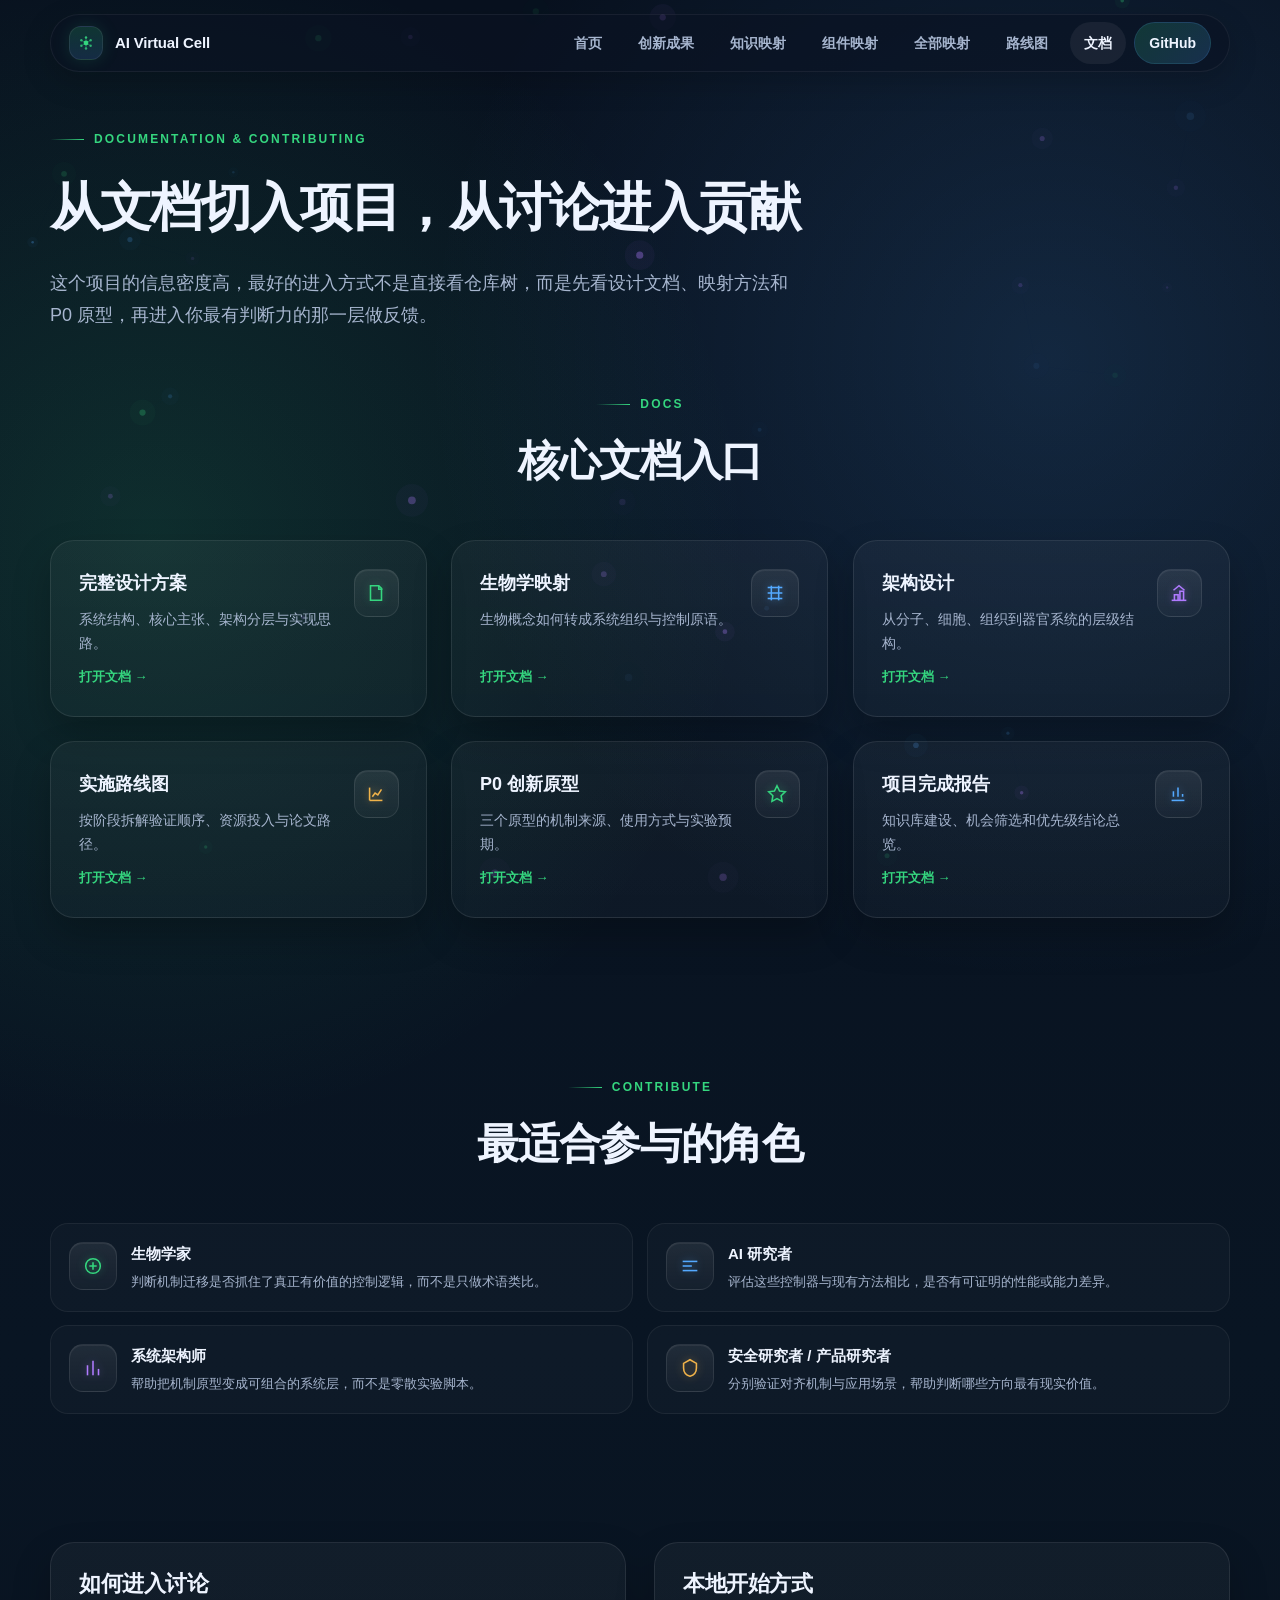
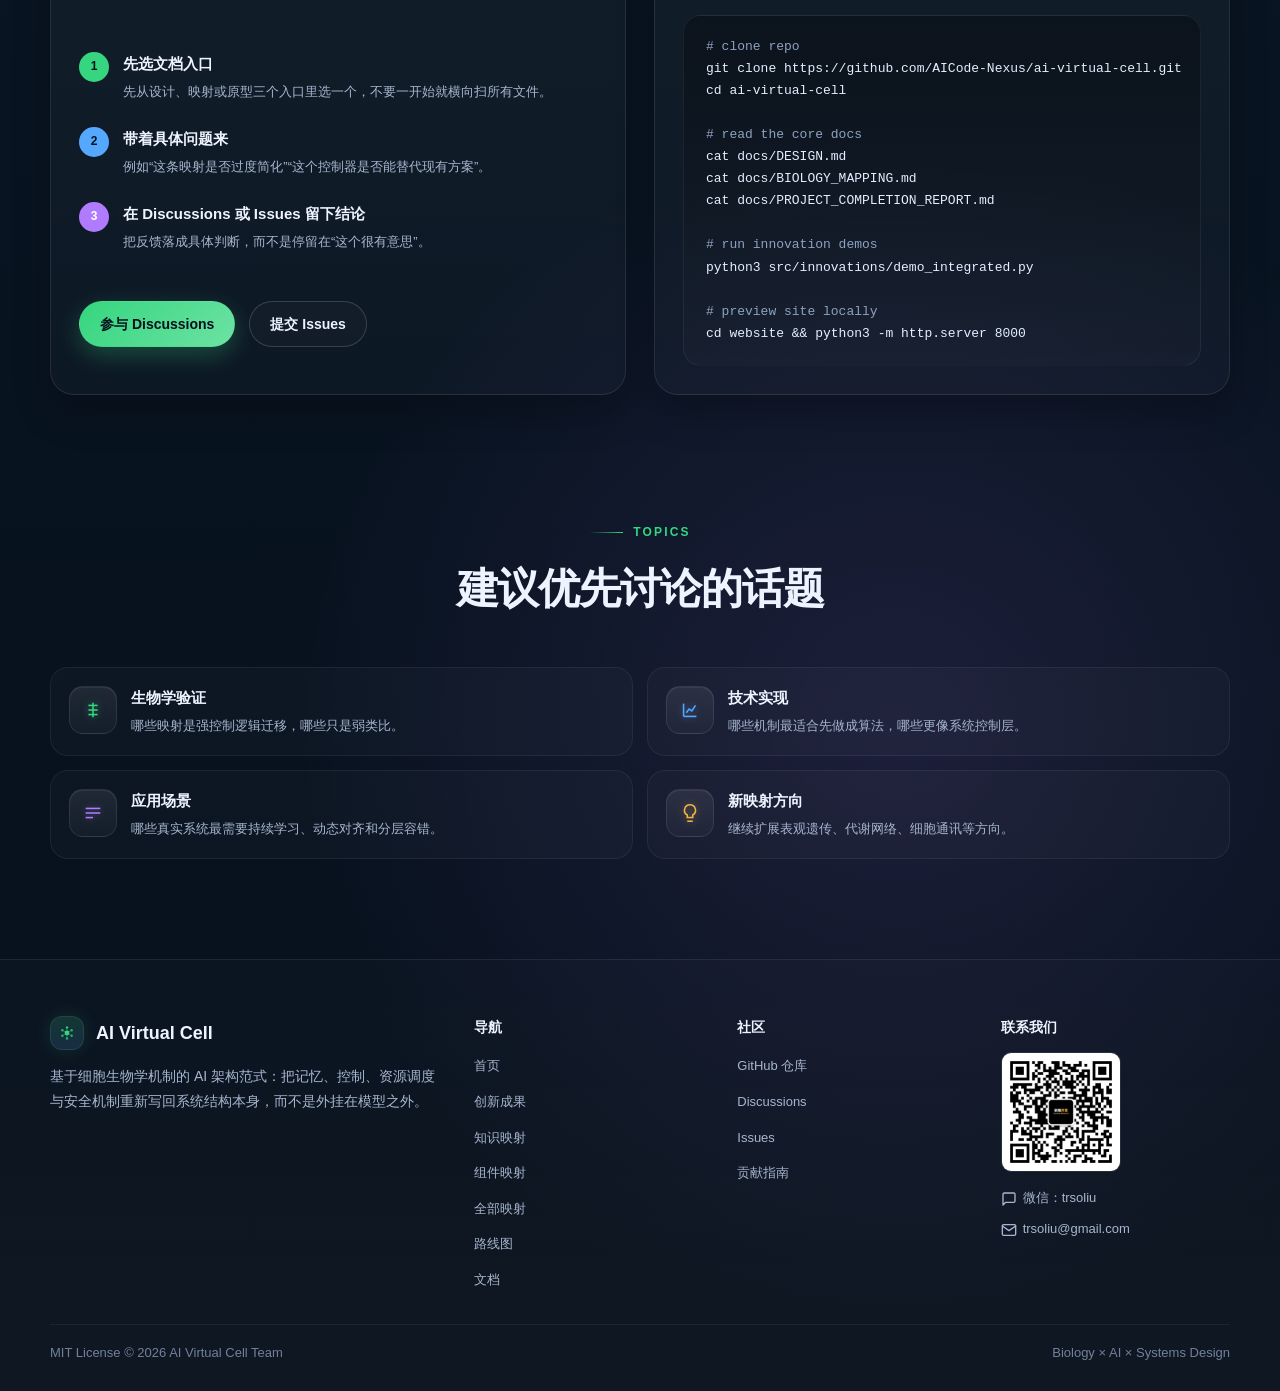
<file: website/docs.html>
<!DOCTYPE html>
<html lang="zh-CN">
<head>
    <meta charset="UTF-8">
    <meta name="viewport" content="width=device-width, initial-scale=1.0">
    <title>文档与贡献 - AI Virtual Cell</title>
    <meta name="description" content="AI Virtual Cell 的文档索引、参与方式和讨论入口。">
    <link rel="icon" href="data:image/svg+xml,<svg xmlns=%22http://www.w3.org/2000/svg%22 viewBox=%220 0 100 100%22><circle cx=%2250%22 cy=%2250%22 r=%2212%22 fill=%22%2335d67f%22/><circle cx=%2250%22 cy=%2218%22 r=%226%22 fill=%22%2335d67f%22/><circle cx=%2278%22 cy=%2234%22 r=%226%22 fill=%22%2354a9ff%22/><circle cx=%2278%22 cy=%2266%22 r=%226%22 fill=%22%23b07bff%22/><circle cx=%2250%22 cy=%2282%22 r=%226%22 fill=%22%2335d67f%22/><circle cx=%2222%22 cy=%2266%22 r=%226%22 fill=%22%2354a9ff%22/><circle cx=%2222%22 cy=%2234%22 r=%226%22 fill=%22%23b07bff%22/></svg>">
    <link rel="stylesheet" href="css/style.css">
</head>
<body>
    <div class="page">
        <section class="page-hero compact">
            <div class="stack reveal visible">
                <div class="eyebrow">Documentation & Contributing</div>
                <h1 class="page-title">从文档切入项目，从讨论进入贡献</h1>
                <p class="page-subtitle">这个项目的信息密度高，最好的进入方式不是直接看仓库树，而是先看设计文档、映射方法和 P0 原型，再进入你最有判断力的那一层做反馈。</p>
            </div>
        </section>

        <section class="section section-tight">
            <div class="section-header reveal">
                <div class="eyebrow">Docs</div>
                <h2>核心文档入口</h2>
            </div>
            <div class="grid-3 reveal">
                <a class="doc-card" href="https://github.com/AICode-Nexus/ai-virtual-cell/blob/main/docs/DESIGN.md" target="_blank" rel="noopener noreferrer">
                    <div class="doc-card-top">
                        <div>
                            <h3>完整设计方案</h3>
                            <p>系统结构、核心主张、架构分层与实现思路。</p>
                        </div>
                        <span class="icon-badge icon-green"><svg viewBox="0 0 24 24" fill="none" stroke="currentColor" stroke-width="1.7"><path d="M6 4h9l3 3v13H6z"></path><path d="M15 4v4h4"></path></svg></span>
                    </div>
                    <span class="story-link">打开文档 →</span>
                </a>
                <a class="doc-card" href="https://github.com/AICode-Nexus/ai-virtual-cell/blob/main/docs/BIOLOGY_MAPPING.md" target="_blank" rel="noopener noreferrer">
                    <div class="doc-card-top">
                        <div>
                            <h3>生物学映射</h3>
                            <p>生物概念如何转成系统组织与控制原语。</p>
                        </div>
                        <span class="icon-badge icon-blue"><svg viewBox="0 0 24 24" fill="none" stroke="currentColor" stroke-width="1.7"><path d="M4 6h16"></path><path d="M4 12h16"></path><path d="M4 18h16"></path><path d="M8 4v16"></path><path d="M16 4v16"></path></svg></span>
                    </div>
                    <span class="story-link">打开文档 →</span>
                </a>
                <a class="doc-card" href="https://github.com/AICode-Nexus/ai-virtual-cell/blob/main/docs/ARCHITECTURE.md" target="_blank" rel="noopener noreferrer">
                    <div class="doc-card-top">
                        <div>
                            <h3>架构设计</h3>
                            <p>从分子、细胞、组织到器官系统的层级结构。</p>
                        </div>
                        <span class="icon-badge icon-purple"><svg viewBox="0 0 24 24" fill="none" stroke="currentColor" stroke-width="1.7"><path d="M4 20h16"></path><path d="M7 20v-6h4v6"></path><path d="M13 20v-10h4v10"></path><path d="M6 9l6-5 6 5"></path></svg></span>
                    </div>
                    <span class="story-link">打开文档 →</span>
                </a>
                <a class="doc-card" href="https://github.com/AICode-Nexus/ai-virtual-cell/blob/main/docs/ROADMAP.md" target="_blank" rel="noopener noreferrer">
                    <div class="doc-card-top">
                        <div>
                            <h3>实施路线图</h3>
                            <p>按阶段拆解验证顺序、资源投入与论文路径。</p>
                        </div>
                        <span class="icon-badge icon-amber"><svg viewBox="0 0 24 24" fill="none" stroke="currentColor" stroke-width="1.7"><path d="M5 19V5"></path><path d="M19 19H5"></path><path d="M8 15l3-4 3 2 4-6"></path></svg></span>
                    </div>
                    <span class="story-link">打开文档 →</span>
                </a>
                <a class="doc-card" href="https://github.com/AICode-Nexus/ai-virtual-cell/blob/main/src/innovations/README.md" target="_blank" rel="noopener noreferrer">
                    <div class="doc-card-top">
                        <div>
                            <h3>P0 创新原型</h3>
                            <p>三个原型的机制来源、使用方式与实验预期。</p>
                        </div>
                        <span class="icon-badge icon-green"><svg viewBox="0 0 24 24" fill="none" stroke="currentColor" stroke-width="1.7"><path d="M12 3l2.8 5.7L21 9.6l-4.5 4.3 1 6.1L12 17l-5.5 3 1-6.1L3 9.6l6.2-.9L12 3z"></path></svg></span>
                    </div>
                    <span class="story-link">打开文档 →</span>
                </a>
                <a class="doc-card" href="https://github.com/AICode-Nexus/ai-virtual-cell/blob/main/docs/PROJECT_COMPLETION_REPORT.md" target="_blank" rel="noopener noreferrer">
                    <div class="doc-card-top">
                        <div>
                            <h3>项目完成报告</h3>
                            <p>知识库建设、机会筛选和优先级结论总览。</p>
                        </div>
                        <span class="icon-badge icon-blue"><svg viewBox="0 0 24 24" fill="none" stroke="currentColor" stroke-width="1.7"><path d="M5 19h14"></path><path d="M7 15V9"></path><path d="M12 15V5"></path><path d="M17 15v-3"></path></svg></span>
                    </div>
                    <span class="story-link">打开文档 →</span>
                </a>
            </div>
        </section>

        <section class="section section-compact">
            <div class="section-header reveal">
                <div class="eyebrow">Contribute</div>
                <h2>最适合参与的角色</h2>
            </div>
            <div class="role-list reveal">
                <article class="role-card">
                    <span class="icon-badge icon-green"><svg viewBox="0 0 24 24" fill="none" stroke="currentColor" stroke-width="1.7"><circle cx="12" cy="12" r="8"></circle><path d="M12 8v8"></path><path d="M8 12h8"></path></svg></span>
                    <div><h4>生物学家</h4><p>判断机制迁移是否抓住了真正有价值的控制逻辑，而不是只做术语类比。</p></div>
                </article>
                <article class="role-card">
                    <span class="icon-badge icon-blue"><svg viewBox="0 0 24 24" fill="none" stroke="currentColor" stroke-width="1.7"><path d="M4 7h16"></path><path d="M4 12h10"></path><path d="M4 17h16"></path></svg></span>
                    <div><h4>AI 研究者</h4><p>评估这些控制器与现有方法相比，是否有可证明的性能或能力差异。</p></div>
                </article>
                <article class="role-card">
                    <span class="icon-badge icon-purple"><svg viewBox="0 0 24 24" fill="none" stroke="currentColor" stroke-width="1.7"><path d="M6 20V9"></path><path d="M12 20V4"></path><path d="M18 20v-7"></path></svg></span>
                    <div><h4>系统架构师</h4><p>帮助把机制原型变成可组合的系统层，而不是零散实验脚本。</p></div>
                </article>
                <article class="role-card">
                    <span class="icon-badge icon-amber"><svg viewBox="0 0 24 24" fill="none" stroke="currentColor" stroke-width="1.7"><path d="M12 3l7 4v5c0 4.7-3 7.9-7 9-4-1.1-7-4.3-7-9V7l7-4z"></path></svg></span>
                    <div><h4>安全研究者 / 产品研究者</h4><p>分别验证对齐机制与应用场景，帮助判断哪些方向最有现实价值。</p></div>
                </article>
            </div>
        </section>

        <section class="section section-compact">
            <div class="contribute-layout reveal">
                <article class="card stack">
                    <h3 class="card-title">如何进入讨论</h3>
                    <div class="stack-sm">
                        <div class="role-card" style="padding: 0; border: none; background: none;">
                            <span class="number-step green">1</span>
                            <div><h4>先选文档入口</h4><p>先从设计、映射或原型三个入口里选一个，不要一开始就横向扫所有文件。</p></div>
                        </div>
                        <div class="role-card" style="padding: 0; border: none; background: none;">
                            <span class="number-step blue">2</span>
                            <div><h4>带着具体问题来</h4><p>例如“这条映射是否过度简化”“这个控制器是否能替代现有方案”。</p></div>
                        </div>
                        <div class="role-card" style="padding: 0; border: none; background: none;">
                            <span class="number-step purple">3</span>
                            <div><h4>在 Discussions 或 Issues 留下结论</h4><p>把反馈落成具体判断，而不是停留在“这个很有意思”。</p></div>
                        </div>
                    </div>
                    <div class="cta-row">
                        <a class="btn btn-primary" href="https://github.com/AICode-Nexus/ai-virtual-cell/discussions" target="_blank" rel="noopener noreferrer">参与 Discussions</a>
                        <a class="btn btn-outline" href="https://github.com/AICode-Nexus/ai-virtual-cell/issues" target="_blank" rel="noopener noreferrer">提交 Issues</a>
                    </div>
                </article>
                <article class="card stack">
                    <h3 class="card-title">本地开始方式</h3>
                    <pre class="code-block"><span style="color:#8da2c0;"># clone repo</span>
git clone https://github.com/AICode-Nexus/ai-virtual-cell.git
cd ai-virtual-cell

<span style="color:#8da2c0;"># read the core docs</span>
cat docs/DESIGN.md
cat docs/BIOLOGY_MAPPING.md
cat docs/PROJECT_COMPLETION_REPORT.md

<span style="color:#8da2c0;"># run innovation demos</span>
python3 src/innovations/demo_integrated.py

<span style="color:#8da2c0;"># preview site locally</span>
cd website && python3 -m http.server 8000</pre>
                </article>
            </div>
        </section>

        <section class="section section-compact">
            <div class="section-header reveal">
                <div class="eyebrow">Topics</div>
                <h2>建议优先讨论的话题</h2>
            </div>
            <div class="topic-grid reveal">
                <a class="topic-card" href="https://github.com/AICode-Nexus/ai-virtual-cell/discussions/categories/biology" target="_blank" rel="noopener noreferrer">
                    <span class="icon-badge icon-green"><svg viewBox="0 0 24 24" fill="none" stroke="currentColor" stroke-width="1.7"><path d="M12 4v16"></path><path d="M7 7h10"></path><path d="M7 12h10"></path><path d="M7 17h10"></path></svg></span>
                    <div><h4>生物学验证</h4><p>哪些映射是强控制逻辑迁移，哪些只是弱类比。</p></div>
                </a>
                <a class="topic-card" href="https://github.com/AICode-Nexus/ai-virtual-cell/discussions/categories/technical" target="_blank" rel="noopener noreferrer">
                    <span class="icon-badge icon-blue"><svg viewBox="0 0 24 24" fill="none" stroke="currentColor" stroke-width="1.7"><path d="M5 19V5"></path><path d="M19 19H5"></path><path d="M8 15l3-4 3 2 4-6"></path></svg></span>
                    <div><h4>技术实现</h4><p>哪些机制最适合先做成算法，哪些更像系统控制层。</p></div>
                </a>
                <a class="topic-card" href="https://github.com/AICode-Nexus/ai-virtual-cell/discussions/categories/applications" target="_blank" rel="noopener noreferrer">
                    <span class="icon-badge icon-purple"><svg viewBox="0 0 24 24" fill="none" stroke="currentColor" stroke-width="1.7"><path d="M4 7h16"></path><path d="M4 12h16"></path><path d="M4 17h8"></path></svg></span>
                    <div><h4>应用场景</h4><p>哪些真实系统最需要持续学习、动态对齐和分层容错。</p></div>
                </a>
                <a class="topic-card" href="https://github.com/AICode-Nexus/ai-virtual-cell/discussions/categories/ideas" target="_blank" rel="noopener noreferrer">
                    <span class="icon-badge icon-amber"><svg viewBox="0 0 24 24" fill="none" stroke="currentColor" stroke-width="1.7"><path d="M12 3a6 6 0 0 0-3 11.2V17h6v-2.8A6 6 0 0 0 12 3z"></path><path d="M9 21h6"></path></svg></span>
                    <div><h4>新映射方向</h4><p>继续扩展表观遗传、代谢网络、细胞通讯等方向。</p></div>
                </a>
            </div>
        </section>
    </div>

    <script src="js/components.js"></script>
    <script src="js/animations.js"></script>
    <script src="js/scroll-reveal.js"></script>
    <script src="js/metric-counter.js"></script>
    <script src="js/progress-animator.js"></script>
</body>
</html>
</file>
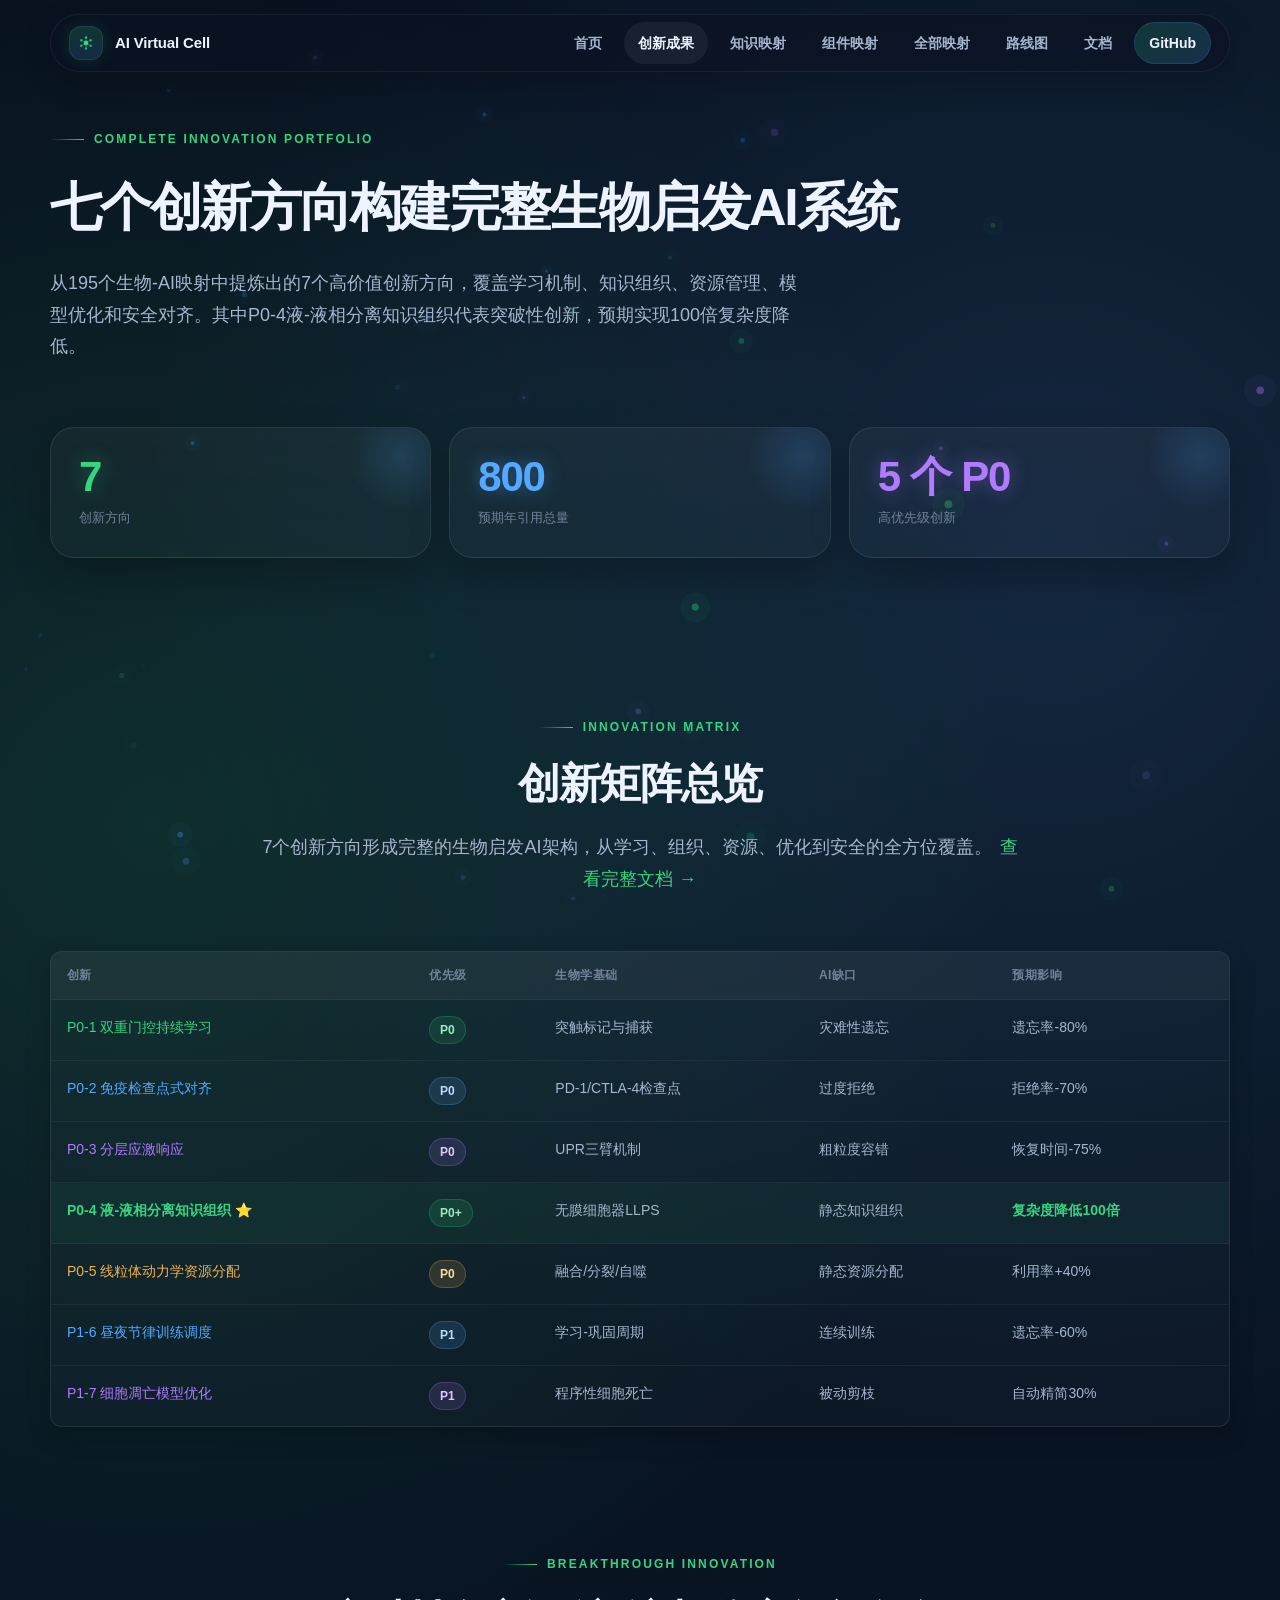
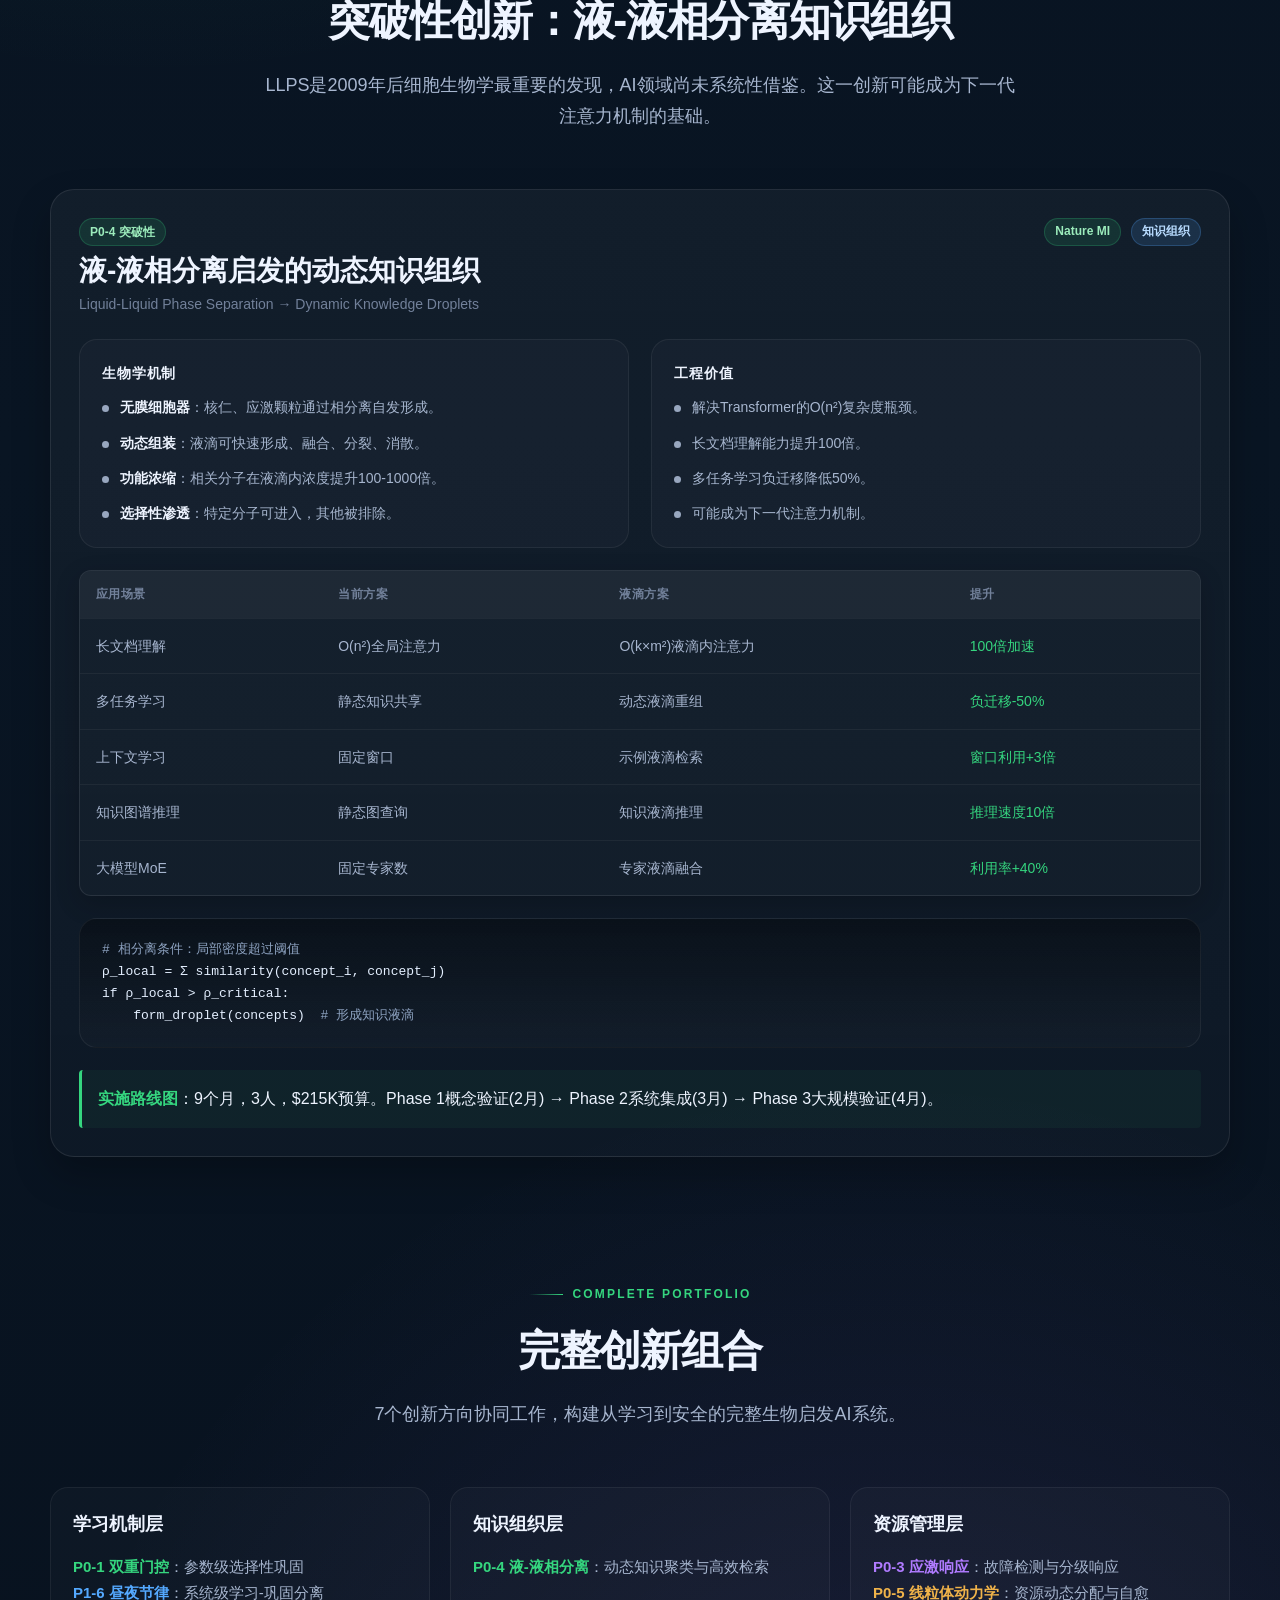
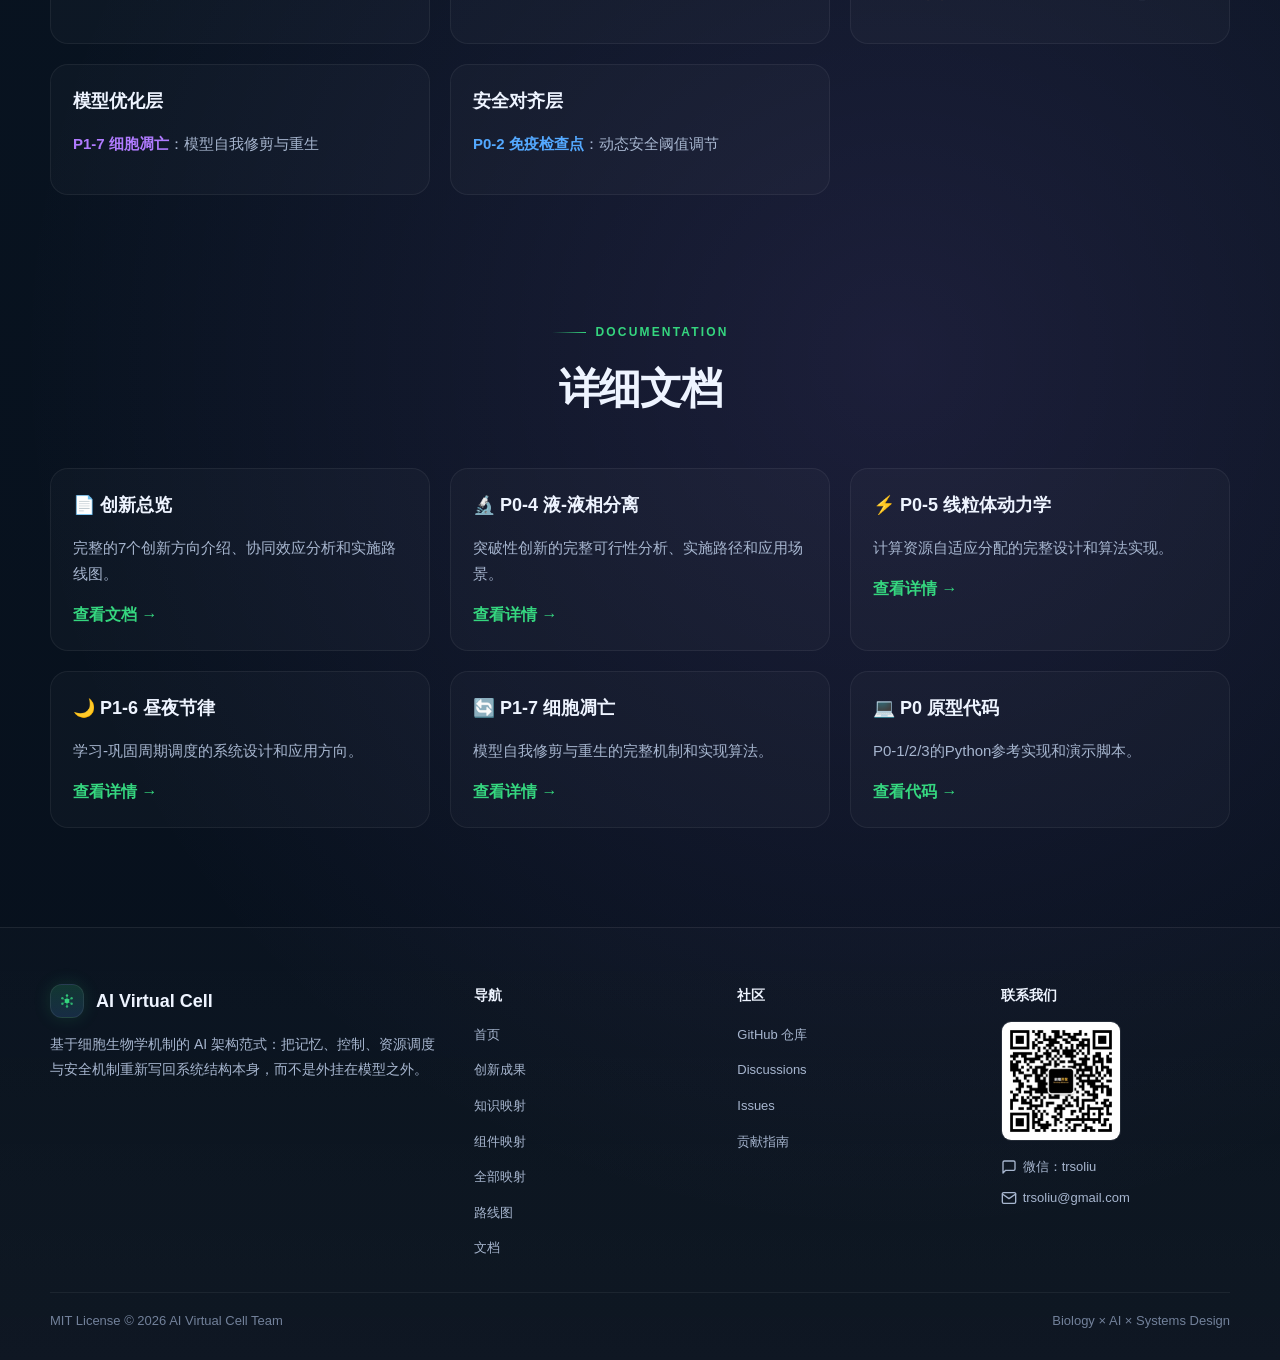
<file: website/innovations.html>
<!DOCTYPE html>
<html lang="zh-CN">
<head>
    <meta charset="UTF-8">
    <meta name="viewport" content="width=device-width, initial-scale=1.0">
    <title>创新成果 - AI Virtual Cell</title>
    <meta name="description" content="AI Virtual Cell 的7个创新方向：从突触可塑性到液-液相分离，构建完整的生物启发AI系统。">
    <link rel="icon" href="data:image/svg+xml,<svg xmlns=%22http://www.w3.org/2000/svg%22 viewBox=%220 0 100 100%22><circle cx=%2250%22 cy=%2250%22 r=%2212%22 fill=%22%2335d67f%22/><circle cx=%2250%22 cy=%2218%22 r=%226%22 fill=%22%2335d67f%22/><circle cx=%2278%22 cy=%2234%22 r=%226%22 fill=%22%2354a9ff%22/><circle cx=%2278%22 cy=%2266%22 r=%226%22 fill=%22%23b07bff%22/><circle cx=%2250%22 cy=%2282%22 r=%226%22 fill=%22%2335d67f%22/><circle cx=%2222%22 cy=%2266%22 r=%226%22 fill=%22%2354a9ff%22/><circle cx=%2222%22 cy=%2234%22 r=%226%22 fill=%22%23b07bff%22/></svg>">
    <link rel="stylesheet" href="css/style.css">
</head>
<body>
    <div class="page">
        <section class="page-hero compact">
            <div class="stack reveal visible">
                <div class="eyebrow">Complete Innovation Portfolio</div>
                <h1 class="page-title">七个创新方向构建完整生物启发AI系统</h1>
                <p class="page-subtitle">从195个生物-AI映射中提炼出的7个高价值创新方向，覆盖学习机制、知识组织、资源管理、模型优化和安全对齐。其中P0-4液-液相分离知识组织代表突破性创新，预期实现100倍复杂度降低。</p>
            </div>
        </section>

        <section class="section section-tight">
            <div class="metric-grid reveal">
                <div class="metric-card">
                    <div class="metric-value glow-green" data-count="7">0</div>
                    <div class="metric-label">创新方向</div>
                </div>
                <div class="metric-card">
                    <div class="metric-value glow-blue" data-count="800">0</div>
                    <div class="metric-label">预期年引用总量</div>
                </div>
                <div class="metric-card">
                    <div class="metric-value glow-purple">5 个 P0</div>
                    <div class="metric-label">高优先级创新</div>
                </div>
            </div>
        </section>

        <section class="section section-compact">
            <div class="section-header reveal">
                <div class="eyebrow">Innovation Matrix</div>
                <h2>创新矩阵总览</h2>
                <p class="section-description">7个创新方向形成完整的生物启发AI架构，从学习、组织、资源、优化到安全的全方位覆盖。<a href="../docs/innovations/README.md" style="color: var(--green); text-decoration: none; margin-left: 8px;">查看完整文档 →</a></p>
            </div>
            <div class="table-wrapper reveal">
                <table>
                    <thead>
                        <tr>
                            <th>创新</th>
                            <th>优先级</th>
                            <th>生物学基础</th>
                            <th>AI缺口</th>
                            <th>预期影响</th>
                        </tr>
                    </thead>
                    <tbody>
                        <tr>
                            <td class="table-strong" style="color: var(--green);">P0-1 双重门控持续学习</td>
                            <td><span class="tag tag-green">P0</span></td>
                            <td>突触标记与捕获</td>
                            <td>灾难性遗忘</td>
                            <td>遗忘率-80%</td>
                        </tr>
                        <tr>
                            <td class="table-strong" style="color: var(--blue);">P0-2 免疫检查点式对齐</td>
                            <td><span class="tag tag-blue">P0</span></td>
                            <td>PD-1/CTLA-4检查点</td>
                            <td>过度拒绝</td>
                            <td>拒绝率-70%</td>
                        </tr>
                        <tr>
                            <td class="table-strong" style="color: var(--purple);">P0-3 分层应激响应</td>
                            <td><span class="tag tag-purple">P0</span></td>
                            <td>UPR三臂机制</td>
                            <td>粗粒度容错</td>
                            <td>恢复时间-75%</td>
                        </tr>
                        <tr style="background: rgba(53,214,127,0.05);">
                            <td class="table-strong" style="color: var(--green); font-weight: 700;">P0-4 液-液相分离知识组织 ⭐</td>
                            <td><span class="tag tag-green" style="font-weight: 700;">P0+</span></td>
                            <td>无膜细胞器LLPS</td>
                            <td>静态知识组织</td>
                            <td style="color: var(--green); font-weight: 700;">复杂度降低100倍</td>
                        </tr>
                        <tr>
                            <td class="table-strong" style="color: var(--amber);">P0-5 线粒体动力学资源分配</td>
                            <td><span class="tag tag-amber">P0</span></td>
                            <td>融合/分裂/自噬</td>
                            <td>静态资源分配</td>
                            <td>利用率+40%</td>
                        </tr>
                        <tr>
                            <td class="table-strong" style="color: var(--blue);">P1-6 昼夜节律训练调度</td>
                            <td><span class="tag tag-blue">P1</span></td>
                            <td>学习-巩固周期</td>
                            <td>连续训练</td>
                            <td>遗忘率-60%</td>
                        </tr>
                        <tr>
                            <td class="table-strong" style="color: var(--purple);">P1-7 细胞凋亡模型优化</td>
                            <td><span class="tag tag-purple">P1</span></td>
                            <td>程序性细胞死亡</td>
                            <td>被动剪枝</td>
                            <td>自动精简30%</td>
                        </tr>
                    </tbody>
                </table>
            </div>
        </section>

        <section class="section section-compact">
            <div class="section-header reveal">
                <div class="eyebrow">Breakthrough Innovation</div>
                <h2>突破性创新：液-液相分离知识组织</h2>
                <p class="section-description">LLPS是2009年后细胞生物学最重要的发现，AI领域尚未系统性借鉴。这一创新可能成为下一代注意力机制的基础。</p>
            </div>
            
            <article class="card reveal">
                <div class="case-header">
                    <div>
                        <span class="tag tag-green" style="font-weight: 700;">P0-4 突破性</span>
                        <h2 class="case-title">液-液相分离启发的动态知识组织</h2>
                        <p class="case-subtitle">Liquid-Liquid Phase Separation → Dynamic Knowledge Droplets</p>
                    </div>
                    <div class="inline-stack">
                        <span class="tag tag-green">Nature MI</span>
                        <span class="tag tag-blue">知识组织</span>
                    </div>
                </div>
                <div class="case-grid">
                    <section class="case-block">
                        <h4>生物学机制</h4>
                        <ul class="mapping-list" style="color: var(--green);">
                            <li><strong>无膜细胞器</strong>：核仁、应激颗粒通过相分离自发形成。</li>
                            <li><strong>动态组装</strong>：液滴可快速形成、融合、分裂、消散。</li>
                            <li><strong>功能浓缩</strong>：相关分子在液滴内浓度提升100-1000倍。</li>
                            <li><strong>选择性渗透</strong>：特定分子可进入，其他被排除。</li>
                        </ul>
                    </section>
                    <section class="case-block">
                        <h4>工程价值</h4>
                        <ul class="mapping-list" style="color: var(--blue);">
                            <li>解决Transformer的O(n²)复杂度瓶颈。</li>
                            <li>长文档理解能力提升100倍。</li>
                            <li>多任务学习负迁移降低50%。</li>
                            <li>可能成为下一代注意力机制。</li>
                        </ul>
                    </section>
                </div>
                <div class="table-wrapper" style="margin-top: 22px;">
                    <table>
                        <thead><tr><th>应用场景</th><th>当前方案</th><th>液滴方案</th><th>提升</th></tr></thead>
                        <tbody>
                            <tr><td class="table-strong">长文档理解</td><td>O(n²)全局注意力</td><td>O(k×m²)液滴内注意力</td><td style="color: var(--green);">100倍加速</td></tr>
                            <tr><td class="table-strong">多任务学习</td><td>静态知识共享</td><td>动态液滴重组</td><td style="color: var(--green);">负迁移-50%</td></tr>
                            <tr><td class="table-strong">上下文学习</td><td>固定窗口</td><td>示例液滴检索</td><td style="color: var(--green);">窗口利用+3倍</td></tr>
                            <tr><td class="table-strong">知识图谱推理</td><td>静态图查询</td><td>知识液滴推理</td><td style="color: var(--green);">推理速度10倍</td></tr>
                            <tr><td class="table-strong">大模型MoE</td><td>固定专家数</td><td>专家液滴融合</td><td style="color: var(--green);">利用率+40%</td></tr>
                        </tbody>
                    </table>
                </div>
                <pre class="code-block" style="margin-top: 22px;"><span style="color:#8da2c0;"># 相分离条件：局部密度超过阈值</span>
ρ_local = Σ similarity(concept_i, concept_j)
if ρ_local > ρ_critical:
    form_droplet(concepts)  <span style="color:#8da2c0;"># 形成知识液滴</span></pre>
                <div style="margin-top: 22px; padding: 16px; background: rgba(53,214,127,0.05); border-left: 3px solid var(--green); border-radius: 4px;">
                    <p style="margin: 0; color: var(--text-primary);"><strong style="color: var(--green);">实施路线图</strong>：9个月，3人，$215K预算。Phase 1概念验证(2月) → Phase 2系统集成(3月) → Phase 3大规模验证(4月)。</p>
                </div>
            </article>
        </section>

        <section class="section section-compact">
            <div class="section-header reveal">
                <div class="eyebrow">Complete Portfolio</div>
                <h2>完整创新组合</h2>
                <p class="section-description">7个创新方向协同工作，构建从学习到安全的完整生物启发AI系统。</p>
            </div>
            <div class="matrix-grid reveal">
                <article class="matrix-card">
                    <h3>学习机制层</h3>
                    <p class="body-copy"><strong style="color: var(--green);">P0-1 双重门控</strong>：参数级选择性巩固<br><strong style="color: var(--blue);">P1-6 昼夜节律</strong>：系统级学习-巩固分离</p>
                </article>
                <article class="matrix-card">
                    <h3>知识组织层</h3>
                    <p class="body-copy"><strong style="color: var(--green);">P0-4 液-液相分离</strong>：动态知识聚类与高效检索</p>
                </article>
                <article class="matrix-card">
                    <h3>资源管理层</h3>
                    <p class="body-copy"><strong style="color: var(--purple);">P0-3 应激响应</strong>：故障检测与分级响应<br><strong style="color: var(--amber);">P0-5 线粒体动力学</strong>：资源动态分配与自愈</p>
                </article>
                <article class="matrix-card">
                    <h3>模型优化层</h3>
                    <p class="body-copy"><strong style="color: var(--purple);">P1-7 细胞凋亡</strong>：模型自我修剪与重生</p>
                </article>
                <article class="matrix-card">
                    <h3>安全对齐层</h3>
                    <p class="body-copy"><strong style="color: var(--blue);">P0-2 免疫检查点</strong>：动态安全阈值调节</p>
                </article>
            </div>
        </section>

        <section class="section section-compact">
            <div class="section-header reveal">
                <div class="eyebrow">Documentation</div>
                <h2>详细文档</h2>
            </div>
            <div class="matrix-grid reveal">
                <article class="matrix-card">
                    <h3>📄 创新总览</h3>
                    <p class="body-copy">完整的7个创新方向介绍、协同效应分析和实施路线图。</p>
                    <a href="../docs/innovations/README.md" style="color: var(--green); text-decoration: none; font-weight: 600;">查看文档 →</a>
                </article>
                <article class="matrix-card">
                    <h3>🔬 P0-4 液-液相分离</h3>
                    <p class="body-copy">突破性创新的完整可行性分析、实施路径和应用场景。</p>
                    <a href="innovations/p0-4-llps.html" style="color: var(--green); text-decoration: none; font-weight: 600;">查看详情 →</a>
                </article>
                <article class="matrix-card">
                    <h3>⚡ P0-5 线粒体动力学</h3>
                    <p class="body-copy">计算资源自适应分配的完整设计和算法实现。</p>
                    <a href="innovations/p0-5-mitochondrial.html" style="color: var(--green); text-decoration: none; font-weight: 600;">查看详情 →</a>
                </article>
                <article class="matrix-card">
                    <h3>🌙 P1-6 昼夜节律</h3>
                    <p class="body-copy">学习-巩固周期调度的系统设计和应用方向。</p>
                    <a href="innovations/p1-6-circadian.html" style="color: var(--green); text-decoration: none; font-weight: 600;">查看详情 →</a>
                </article>
                <article class="matrix-card">
                    <h3>🔄 P1-7 细胞凋亡</h3>
                    <p class="body-copy">模型自我修剪与重生的完整机制和实现算法。</p>
                    <a href="innovations/p1-7-apoptosis.html" style="color: var(--green); text-decoration: none; font-weight: 600;">查看详情 →</a>
                </article>
                <article class="matrix-card">
                    <h3>💻 P0 原型代码</h3>
                    <p class="body-copy">P0-1/2/3的Python参考实现和演示脚本。</p>
                    <a href="../src/innovations/README.md" style="color: var(--green); text-decoration: none; font-weight: 600;">查看代码 →</a>
                </article>
            </div>
        </section>
    </div>

    <script src="js/components.js"></script>
    <script src="js/animations.js"></script>
    <script src="js/scroll-reveal.js"></script>
    <script src="js/metric-counter.js"></script>
    <script src="js/progress-animator.js"></script>
</body>
</html>
</file>
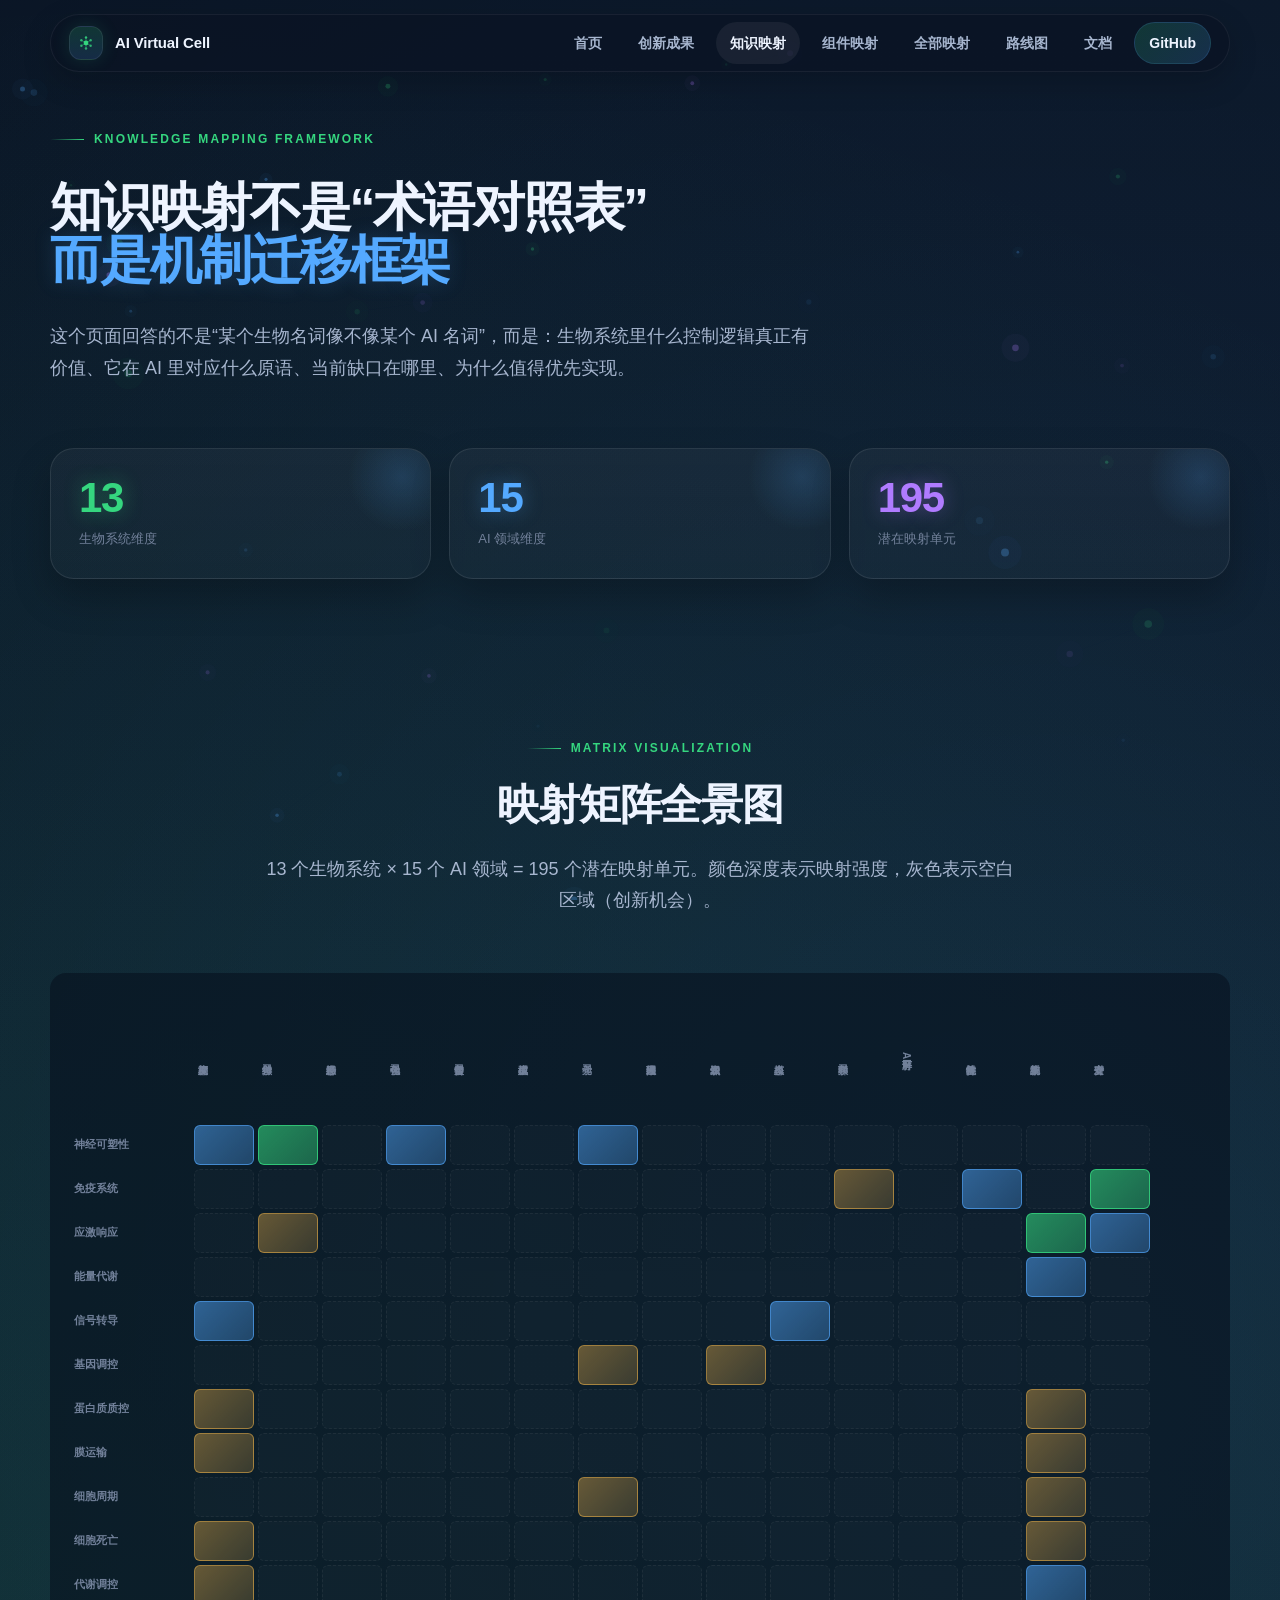
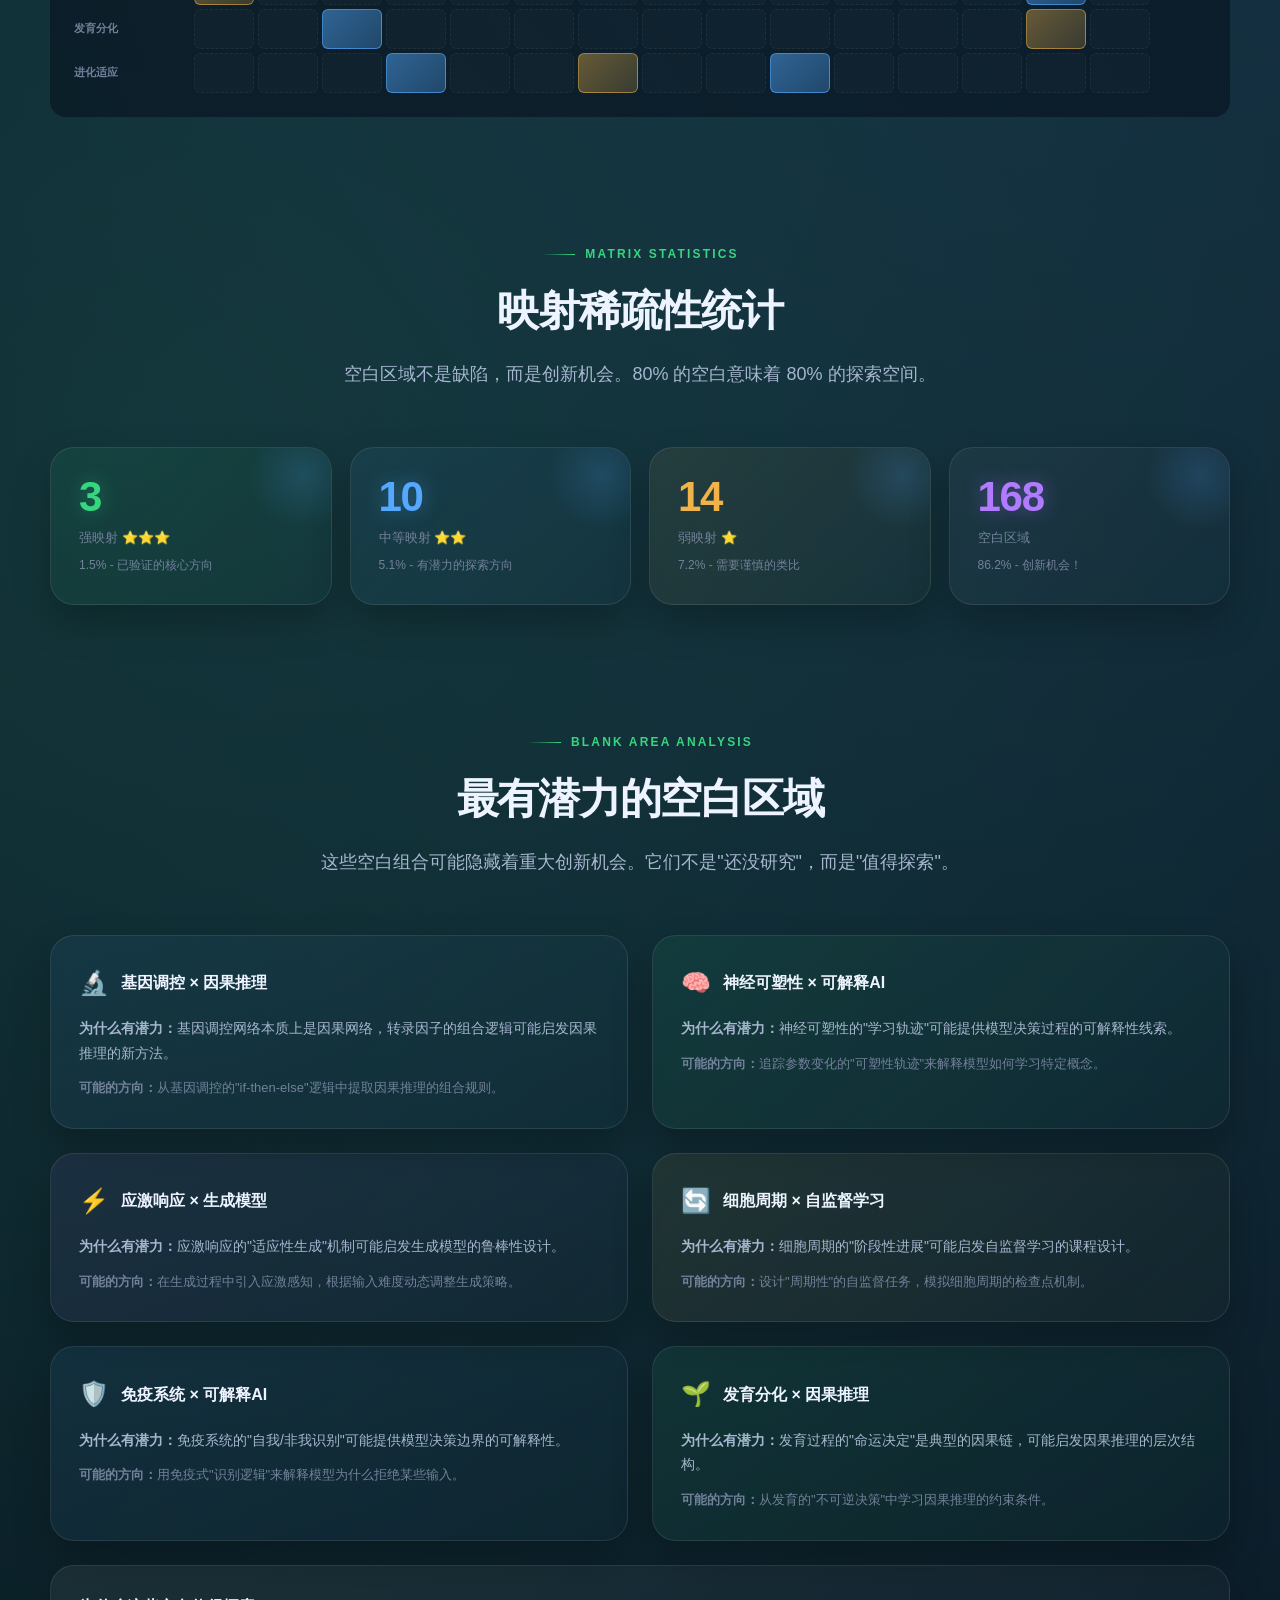
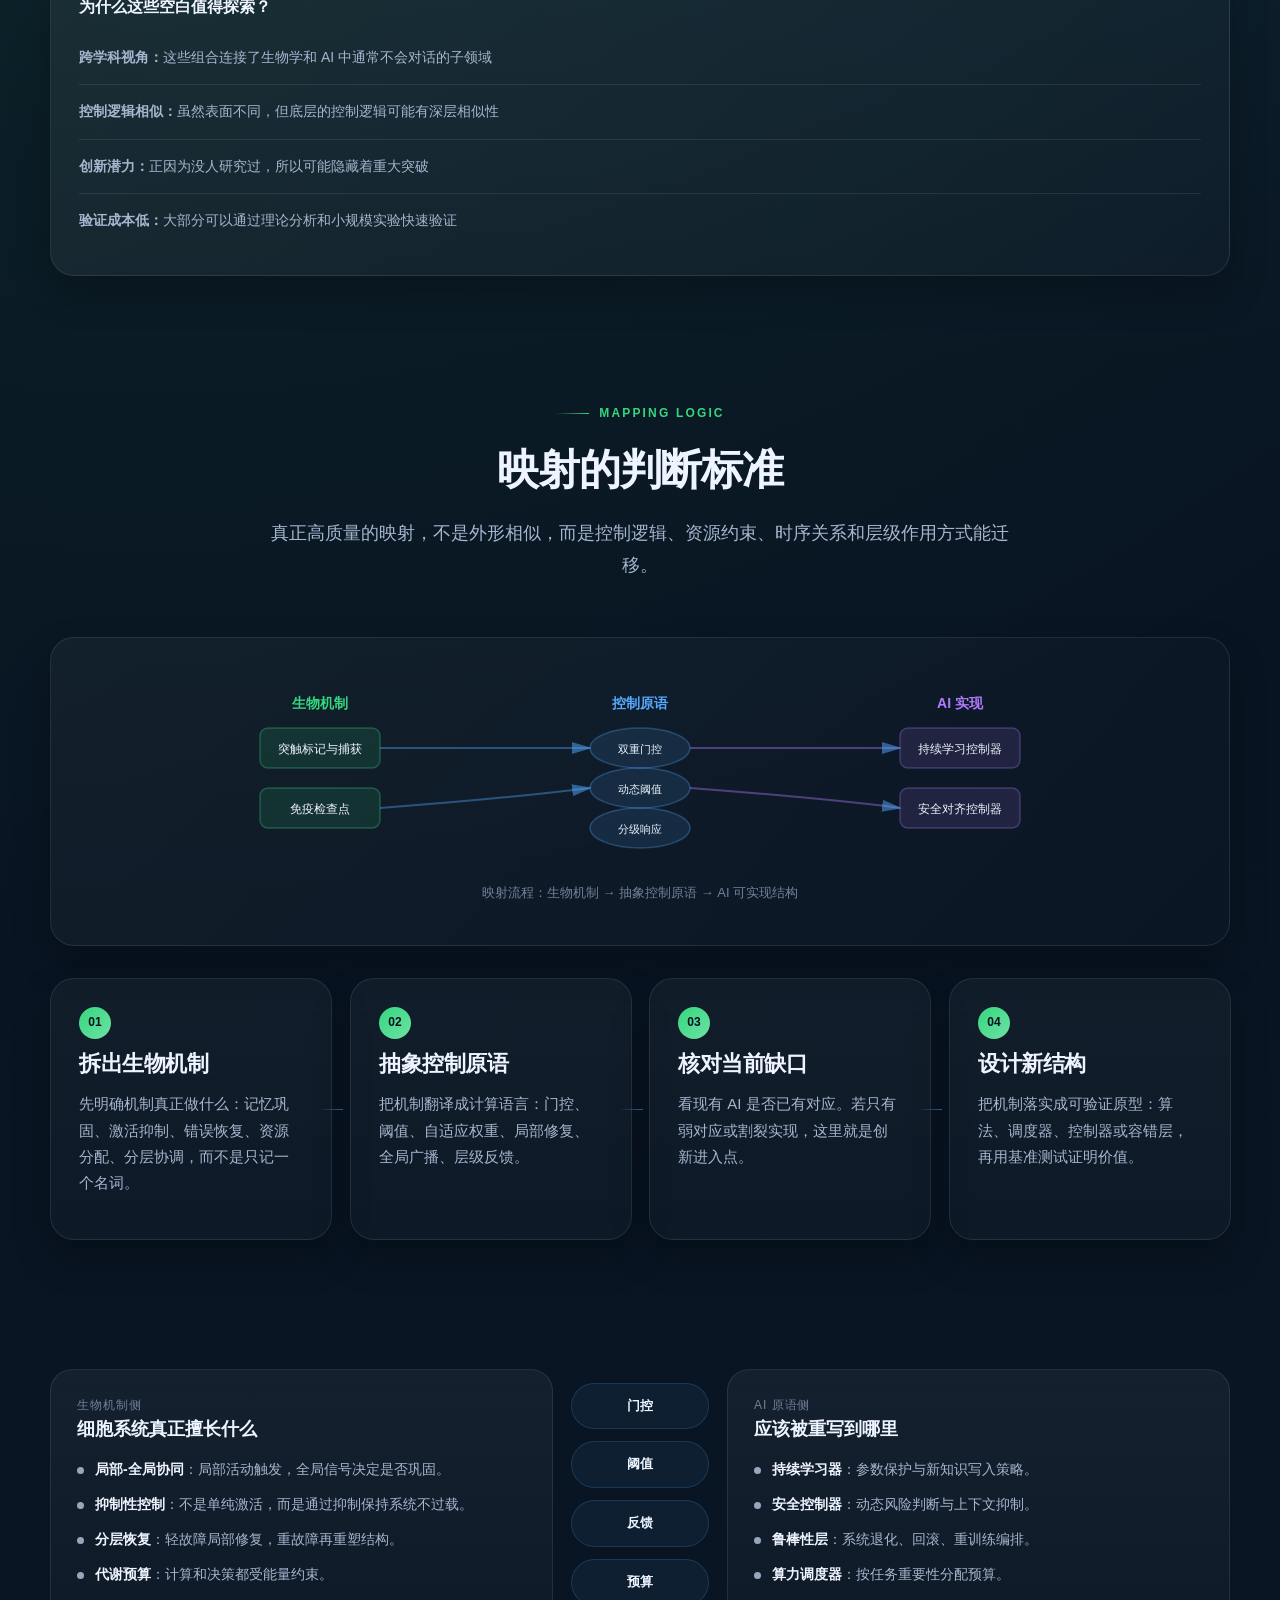
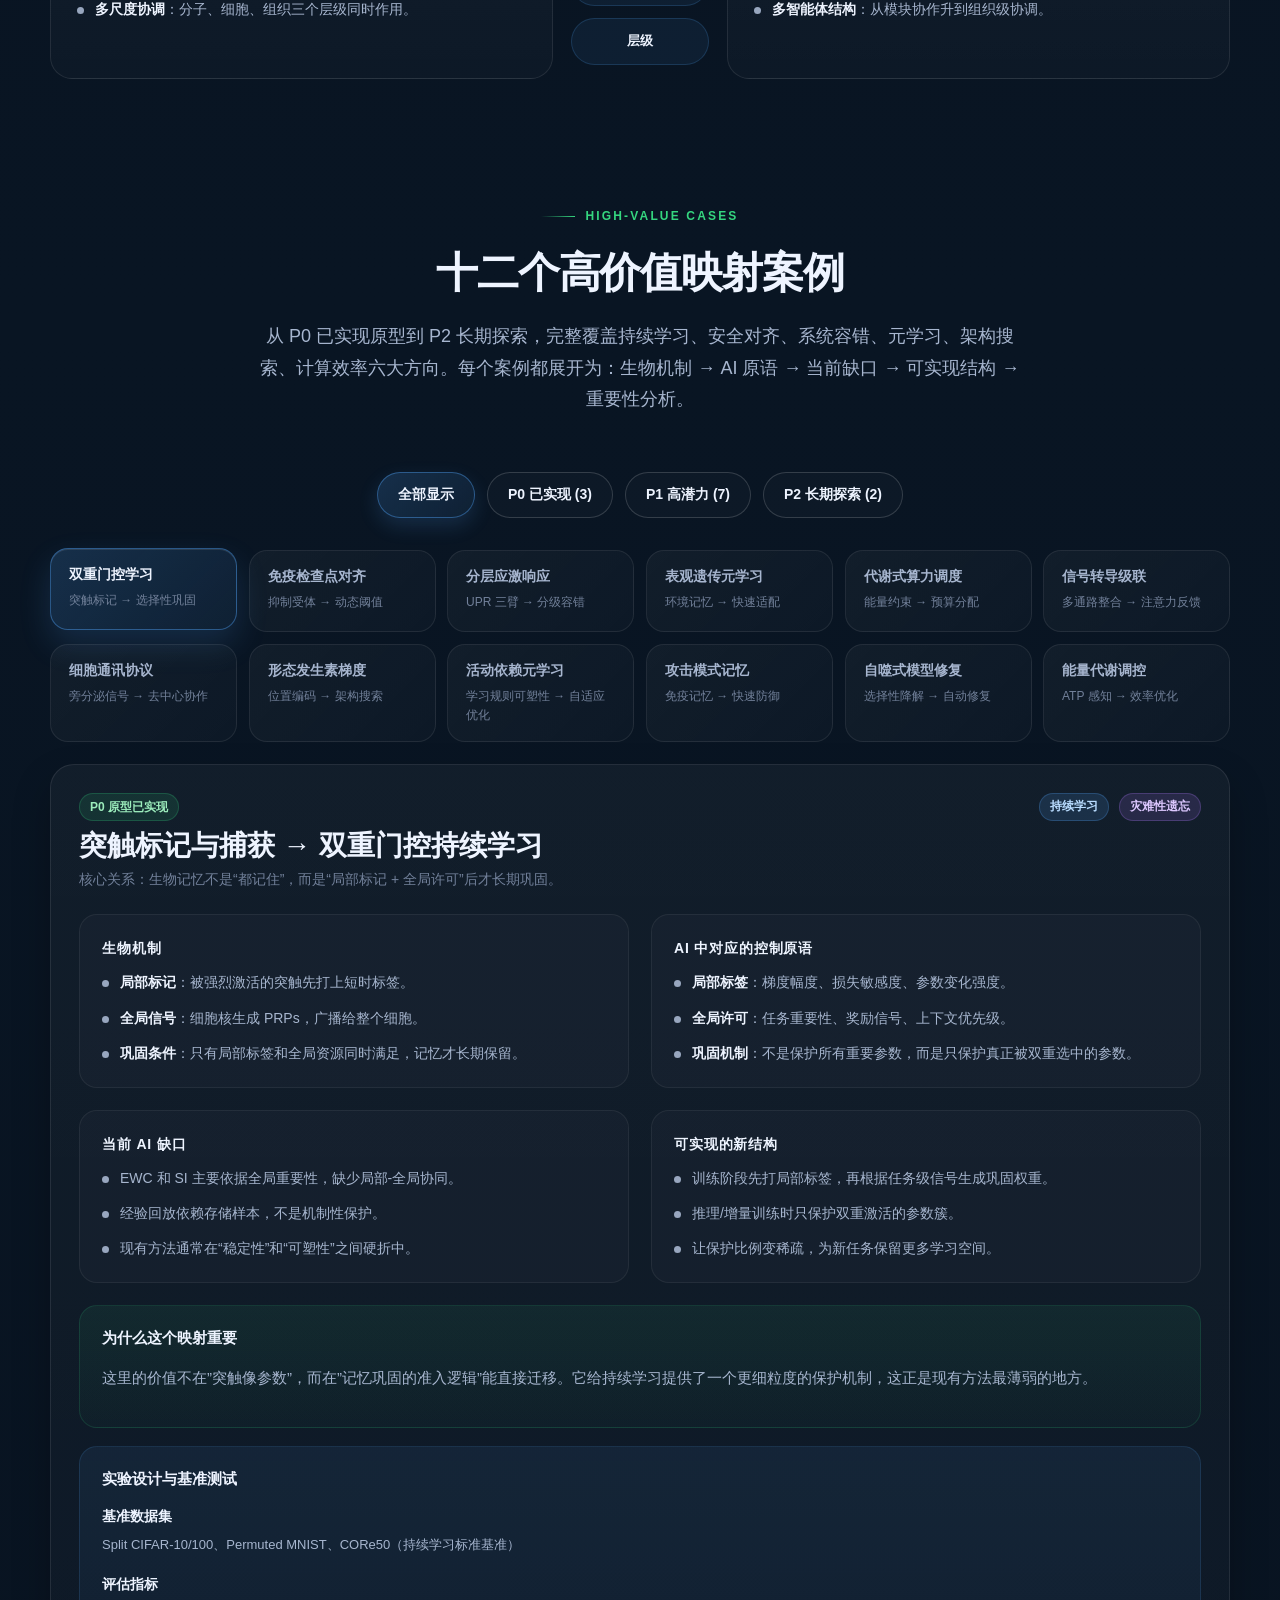
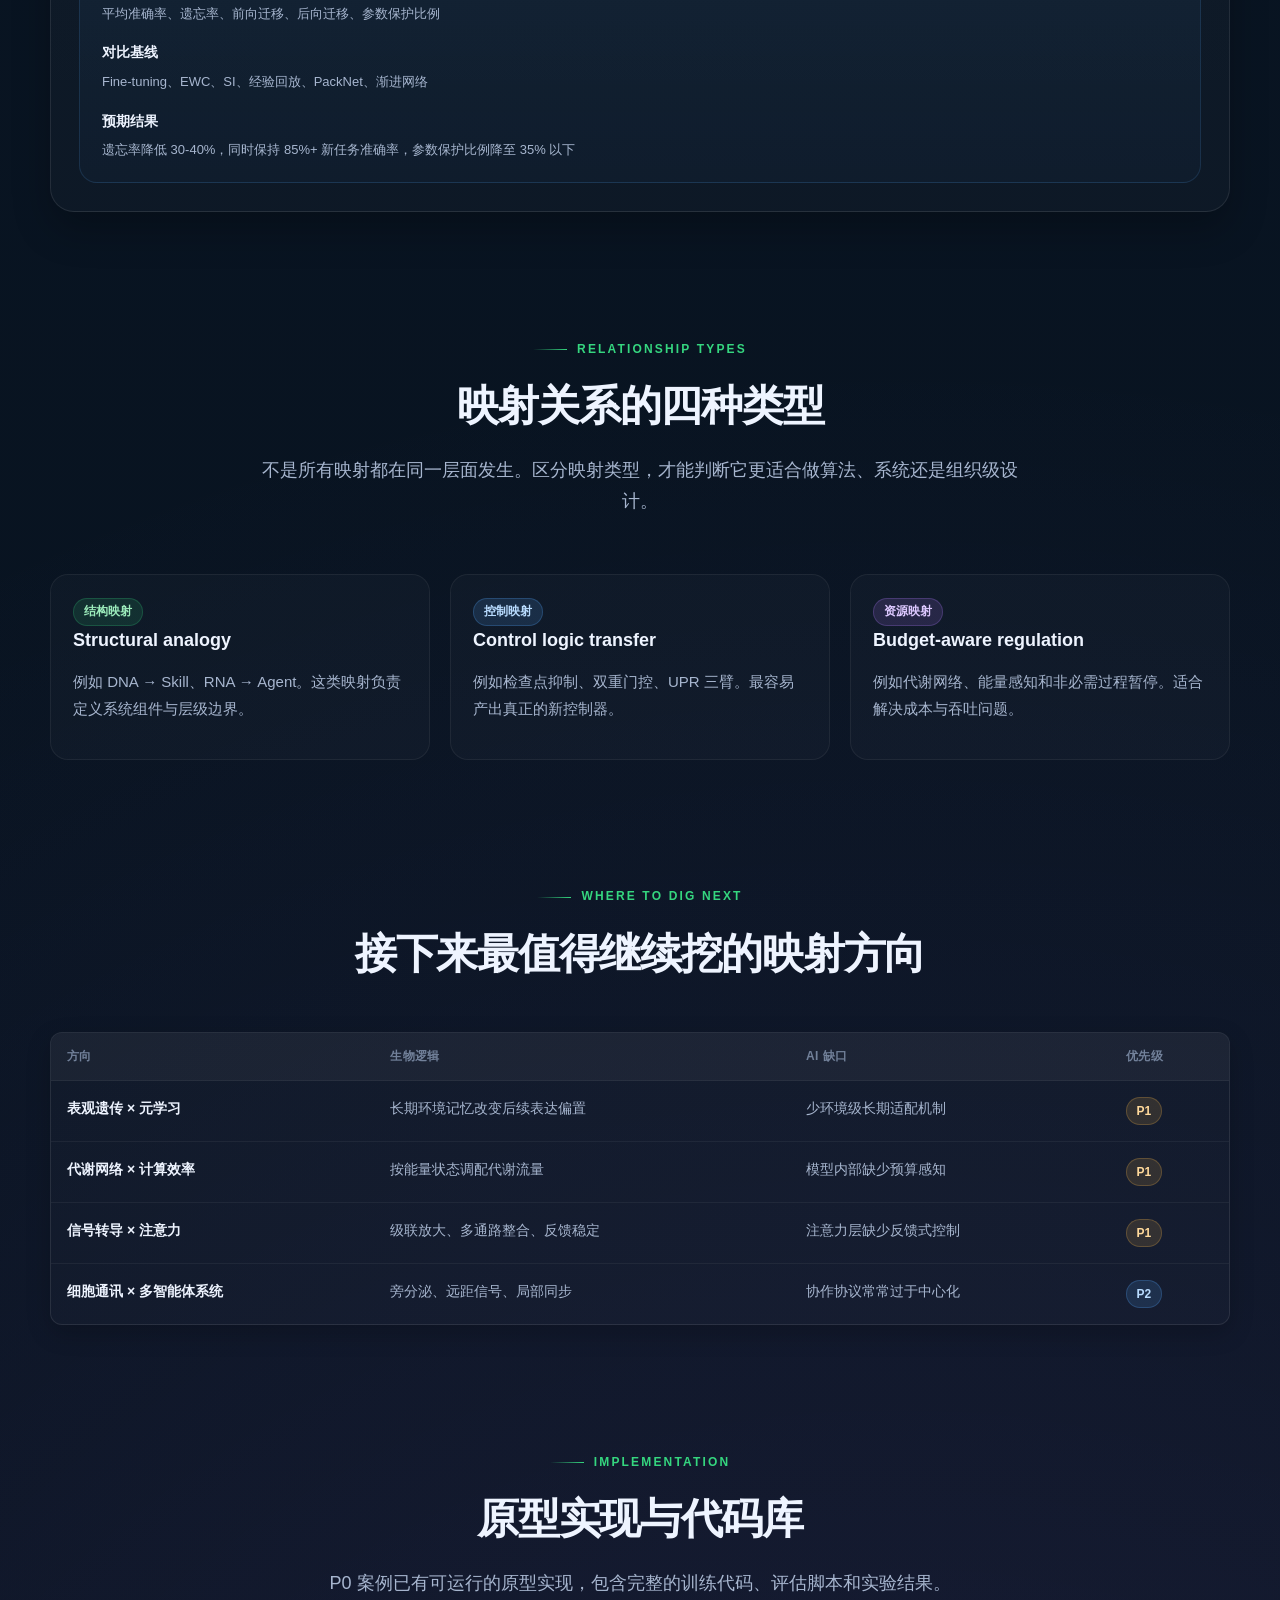
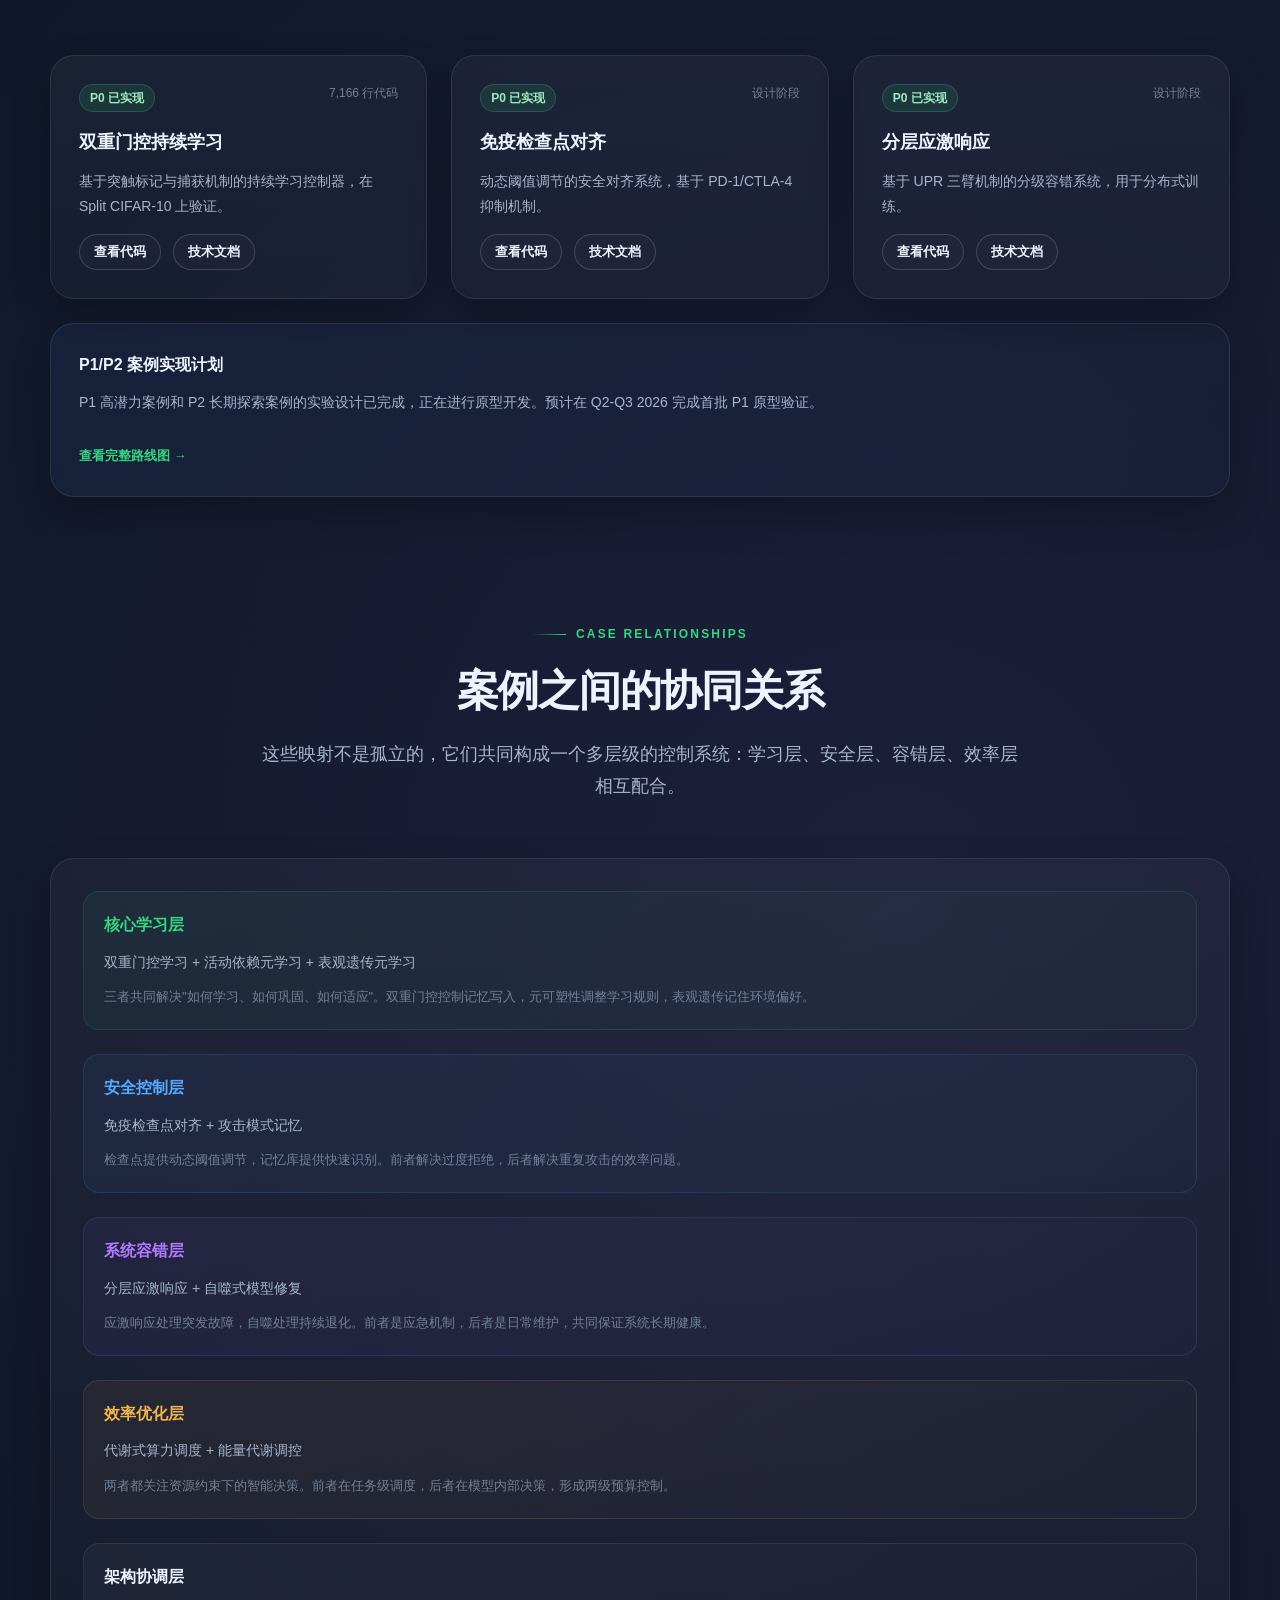
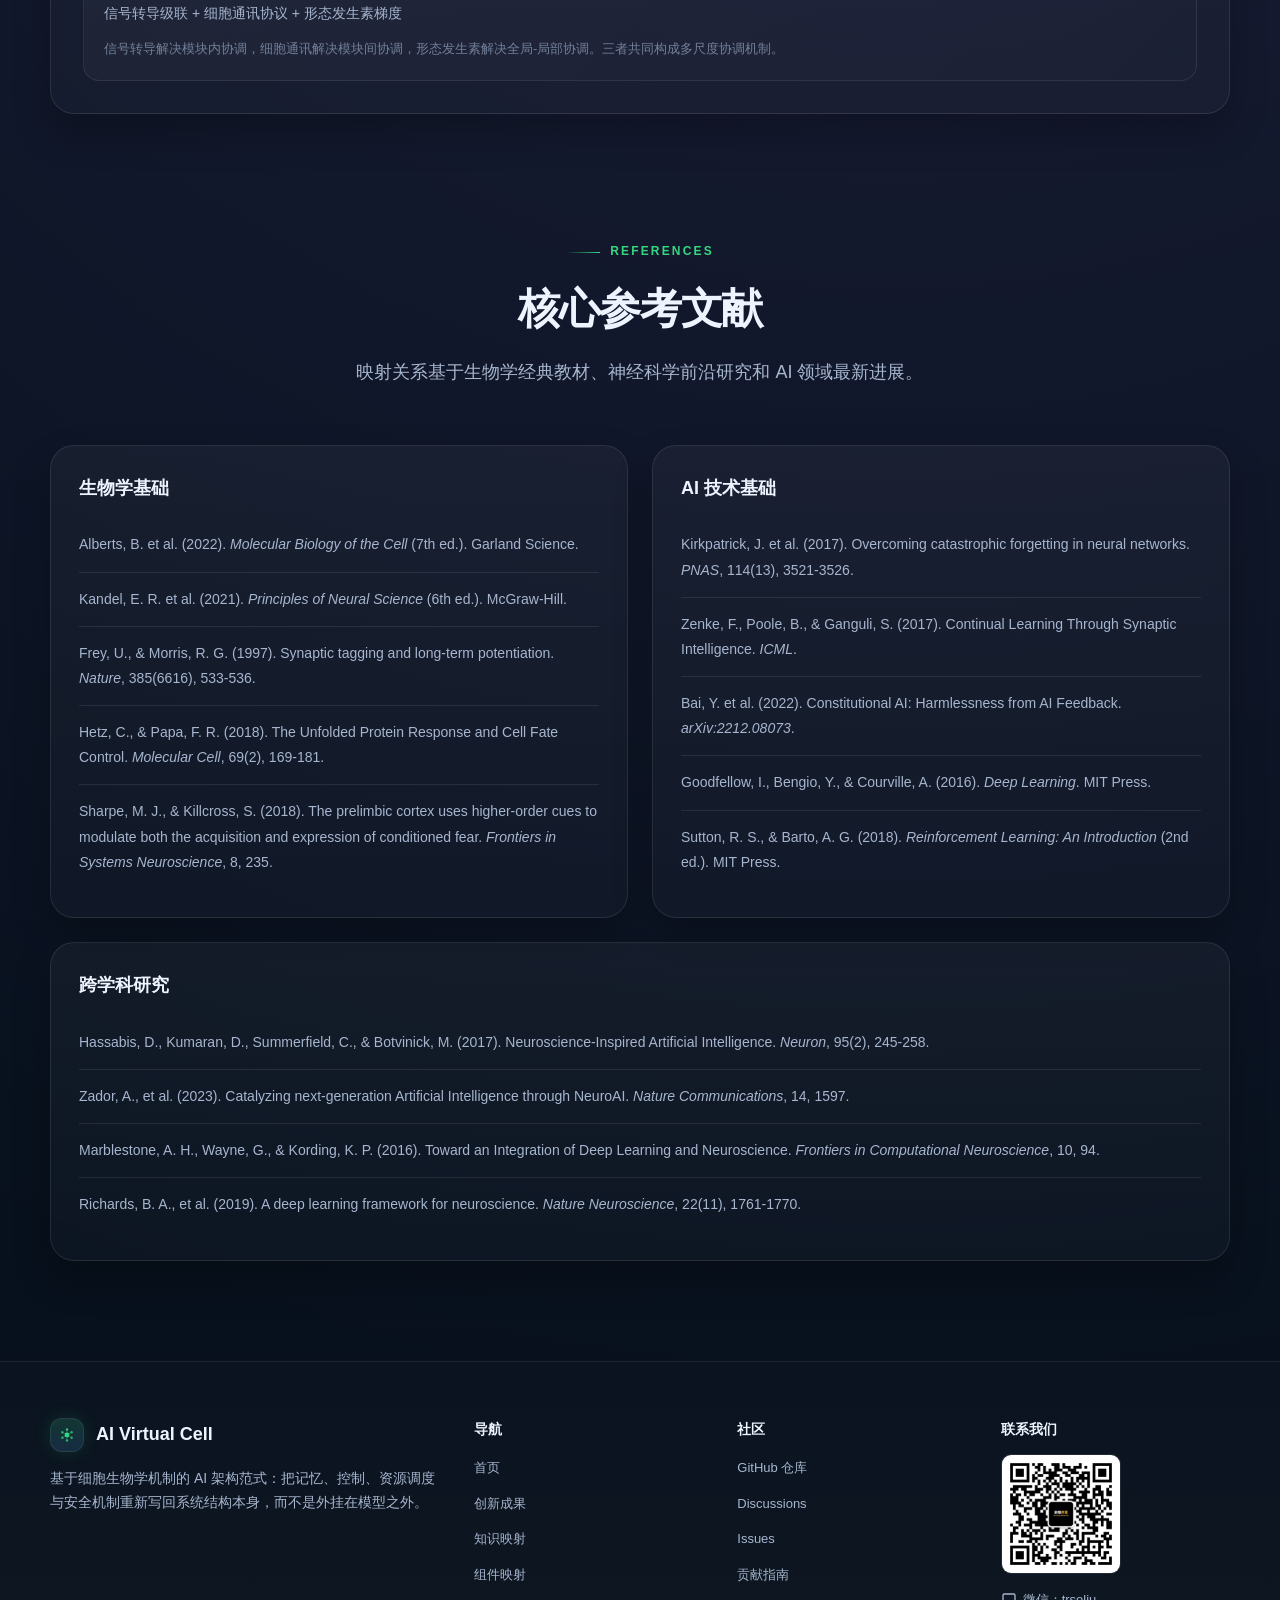
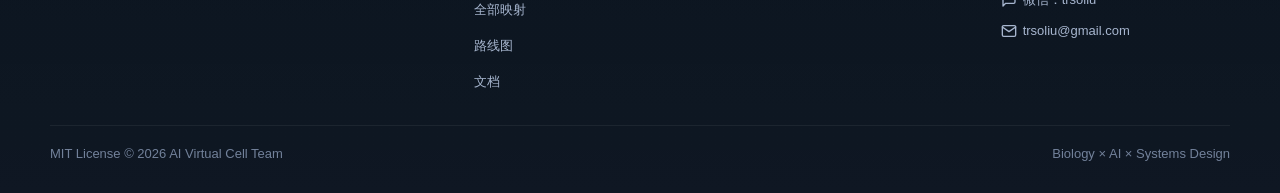
<file: website/mapping.html>
<!DOCTYPE html>
<html lang="zh-CN">

<head>
    <meta charset="UTF-8">
    <meta name="viewport" content="width=device-width, initial-scale=1.0">
    <title>知识映射 - AI Virtual Cell</title>
    <meta name="description" content="13 个生物系统 × 15 个 AI 领域的映射关系：从细胞机制到计算原语，再到创新缺口。">
    <link rel="icon"
        href="data:image/svg+xml,<svg xmlns=%22http://www.w3.org/2000/svg%22 viewBox=%220 0 100 100%22><circle cx=%2250%22 cy=%2250%22 r=%2212%22 fill=%22%2335d67f%22/><circle cx=%2250%22 cy=%2218%22 r=%226%22 fill=%22%2335d67f%22/><circle cx=%2278%22 cy=%2234%22 r=%226%22 fill=%22%2354a9ff%22/><circle cx=%2278%22 cy=%2266%22 r=%226%22 fill=%22%23b07bff%22/><circle cx=%2250%22 cy=%2282%22 r=%226%22 fill=%22%2335d67f%22/><circle cx=%2222%22 cy=%2266%22 r=%226%22 fill=%22%2354a9ff%22/><circle cx=%2222%22 cy=%2234%22 r=%226%22 fill=%22%23b07bff%22/></svg>">
    <link rel="stylesheet" href="css/style.css">
</head>

<body>
    <div class="page">
        <section class="page-hero compact">
            <div class="stack reveal visible">
                <div class="eyebrow">Knowledge Mapping Framework</div>
                <h1 class="page-title">知识映射不是“术语对照表”<br><span class="glow-blue">而是机制迁移框架</span></h1>
                <p class="page-subtitle">这个页面回答的不是“某个生物名词像不像某个 AI 名词”，而是：生物系统里什么控制逻辑真正有价值、它在 AI
                    里对应什么原语、当前缺口在哪里、为什么值得优先实现。</p>
            </div>
        </section>

        <section class="section section-tight">
            <div class="metric-grid reveal">
                <div class="metric-card">
                    <div class="metric-value glow-green" data-count="13">0</div>
                    <div class="metric-label">生物系统维度</div>
                </div>
                <div class="metric-card">
                    <div class="metric-value glow-blue" data-count="15">0</div>
                    <div class="metric-label">AI 领域维度</div>
                </div>
                <div class="metric-card">
                    <div class="metric-value glow-purple" data-count="195">0</div>
                    <div class="metric-label">潜在映射单元</div>
                </div>
            </div>
        </section>

        <section class="section section-compact">
            <div class="section-header reveal">
                <div class="eyebrow">Matrix visualization</div>
                <h2>映射矩阵全景图</h2>
                <p>13 个生物系统 × 15 个 AI 领域 = 195 个潜在映射单元。颜色深度表示映射强度，灰色表示空白区域（创新机会）。</p>
            </div>

            <div class="reveal">
                <div class="mapping-matrix-grid">
                    <div class="matrix-header">
                        <div class="matrix-corner"></div>
                        <div class="matrix-ai-labels">
                            <span>深度架构</span>
                            <span>持续学习</span>
                            <span>神经形态</span>
                            <span>强化学习</span>
                            <span>自监督学习</span>
                            <span>生成模型</span>
                            <span>元学习</span>
                            <span>因果推理</span>
                            <span>知识表示</span>
                            <span>多模态</span>
                            <span>联邦学习</span>
                            <span>可解释AI</span>
                            <span>对抗鲁棒性</span>
                            <span>系统架构</span>
                            <span>安全对齐</span>
                        </div>
                    </div>
                    <div class="matrix-body">
                        <div class="matrix-bio-labels">
                            <span>神经可塑性</span>
                            <span>免疫系统</span>
                            <span>应激响应</span>
                            <span>能量代谢</span>
                            <span>信号转导</span>
                            <span>基因调控</span>
                            <span>蛋白质质控</span>
                            <span>膜运输</span>
                            <span>细胞周期</span>
                            <span>细胞死亡</span>
                            <span>代谢调控</span>
                            <span>发育分化</span>
                            <span>进化适应</span>
                        </div>
                        <div class="matrix-cells">
                            <!-- 神经可塑性行 -->
                            <div class="matrix-cell mapping-medium" data-bio="神经可塑性" data-ai="深度架构"
                                title="Hebbian学习 → 自注意力"></div>
                            <div class="matrix-cell mapping-strong" data-bio="神经可塑性" data-ai="持续学习"
                                title="突触标记 → 选择性巩固"></div>
                            <div class="matrix-cell mapping-empty" data-bio="神经可塑性" data-ai="神经形态"></div>
                            <div class="matrix-cell mapping-medium" data-bio="神经可塑性" data-ai="强化学习"
                                title="多巴胺调节 → TD学习"></div>
                            <div class="matrix-cell mapping-empty" data-bio="神经可塑性" data-ai="自监督学习"></div>
                            <div class="matrix-cell mapping-empty" data-bio="神经可塑性" data-ai="生成模型"></div>
                            <div class="matrix-cell mapping-medium" data-bio="神经可塑性" data-ai="元学习"
                                title="元可塑性 → 学习规则调节"></div>
                            <div class="matrix-cell mapping-empty" data-bio="神经可塑性" data-ai="因果推理"></div>
                            <div class="matrix-cell mapping-empty" data-bio="神经可塑性" data-ai="知识表示"></div>
                            <div class="matrix-cell mapping-empty" data-bio="神经可塑性" data-ai="多模态"></div>
                            <div class="matrix-cell mapping-empty" data-bio="神经可塑性" data-ai="联邦学习"></div>
                            <div class="matrix-cell mapping-empty" data-bio="神经可塑性" data-ai="可解释AI"></div>
                            <div class="matrix-cell mapping-empty" data-bio="神经可塑性" data-ai="对抗鲁棒性"></div>
                            <div class="matrix-cell mapping-empty" data-bio="神经可塑性" data-ai="系统架构"></div>
                            <div class="matrix-cell mapping-empty" data-bio="神经可塑性" data-ai="安全对齐"></div>

                            <!-- 免疫系统行 -->
                            <div class="matrix-cell mapping-empty" data-bio="免疫系统" data-ai="深度架构"></div>
                            <div class="matrix-cell mapping-empty" data-bio="免疫系统" data-ai="持续学习"></div>
                            <div class="matrix-cell mapping-empty" data-bio="免疫系统" data-ai="神经形态"></div>
                            <div class="matrix-cell mapping-empty" data-bio="免疫系统" data-ai="强化学习"></div>
                            <div class="matrix-cell mapping-empty" data-bio="免疫系统" data-ai="自监督学习"></div>
                            <div class="matrix-cell mapping-empty" data-bio="免疫系统" data-ai="生成模型"></div>
                            <div class="matrix-cell mapping-empty" data-bio="免疫系统" data-ai="元学习"></div>
                            <div class="matrix-cell mapping-empty" data-bio="免疫系统" data-ai="因果推理"></div>
                            <div class="matrix-cell mapping-empty" data-bio="免疫系统" data-ai="知识表示"></div>
                            <div class="matrix-cell mapping-empty" data-bio="免疫系统" data-ai="多模态"></div>
                            <div class="matrix-cell mapping-weak" data-bio="免疫系统" data-ai="联邦学习" title="淋巴循环 → 联邦学习">
                            </div>
                            <div class="matrix-cell mapping-empty" data-bio="免疫系统" data-ai="可解释AI"></div>
                            <div class="matrix-cell mapping-medium" data-bio="免疫系统" data-ai="对抗鲁棒性" title="免疫记忆 → 攻击识别">
                            </div>
                            <div class="matrix-cell mapping-empty" data-bio="免疫系统" data-ai="系统架构"></div>
                            <div class="matrix-cell mapping-strong" data-bio="免疫系统" data-ai="安全对齐" title="免疫检查点 → 动态阈值">
                            </div>

                            <!-- 应激响应行 -->
                            <div class="matrix-cell mapping-empty" data-bio="应激响应" data-ai="深度架构"></div>
                            <div class="matrix-cell mapping-weak" data-bio="应激响应" data-ai="持续学习" title="热休克蛋白 → 领域适应">
                            </div>
                            <div class="matrix-cell mapping-empty" data-bio="应激响应" data-ai="神经形态"></div>
                            <div class="matrix-cell mapping-empty" data-bio="应激响应" data-ai="强化学习"></div>
                            <div class="matrix-cell mapping-empty" data-bio="应激响应" data-ai="自监督学习"></div>
                            <div class="matrix-cell mapping-empty" data-bio="应激响应" data-ai="生成模型"></div>
                            <div class="matrix-cell mapping-empty" data-bio="应激响应" data-ai="元学习"></div>
                            <div class="matrix-cell mapping-empty" data-bio="应激响应" data-ai="因果推理"></div>
                            <div class="matrix-cell mapping-empty" data-bio="应激响应" data-ai="知识表示"></div>
                            <div class="matrix-cell mapping-empty" data-bio="应激响应" data-ai="多模态"></div>
                            <div class="matrix-cell mapping-empty" data-bio="应激响应" data-ai="联邦学习"></div>
                            <div class="matrix-cell mapping-empty" data-bio="应激响应" data-ai="可解释AI"></div>
                            <div class="matrix-cell mapping-empty" data-bio="应激响应" data-ai="对抗鲁棒性"></div>
                            <div class="matrix-cell mapping-strong" data-bio="应激响应" data-ai="系统架构" title="UPR三臂 → 分层容错">
                            </div>
                            <div class="matrix-cell mapping-medium" data-bio="应激响应" data-ai="安全对齐" title="自噬 → 模型修复">
                            </div>

                            <!-- 能量代谢行 -->
                            <div class="matrix-cell mapping-empty" data-bio="能量代谢" data-ai="深度架构"></div>
                            <div class="matrix-cell mapping-empty" data-bio="能量代谢" data-ai="持续学习"></div>
                            <div class="matrix-cell mapping-empty" data-bio="能量代谢" data-ai="神经形态"></div>
                            <div class="matrix-cell mapping-empty" data-bio="能量代谢" data-ai="强化学习"></div>
                            <div class="matrix-cell mapping-empty" data-bio="能量代谢" data-ai="自监督学习"></div>
                            <div class="matrix-cell mapping-empty" data-bio="能量代谢" data-ai="生成模型"></div>
                            <div class="matrix-cell mapping-empty" data-bio="能量代谢" data-ai="元学习"></div>
                            <div class="matrix-cell mapping-empty" data-bio="能量代谢" data-ai="因果推理"></div>
                            <div class="matrix-cell mapping-empty" data-bio="能量代谢" data-ai="知识表示"></div>
                            <div class="matrix-cell mapping-empty" data-bio="能量代谢" data-ai="多模态"></div>
                            <div class="matrix-cell mapping-empty" data-bio="能量代谢" data-ai="联邦学习"></div>
                            <div class="matrix-cell mapping-empty" data-bio="能量代谢" data-ai="可解释AI"></div>
                            <div class="matrix-cell mapping-empty" data-bio="能量代谢" data-ai="对抗鲁棒性"></div>
                            <div class="matrix-cell mapping-medium" data-bio="能量代谢" data-ai="系统架构" title="ATP感知 → 计算预算">
                            </div>
                            <div class="matrix-cell mapping-empty" data-bio="能量代谢" data-ai="安全对齐"></div>

                            <!-- 信号转导行 -->
                            <div class="matrix-cell mapping-medium" data-bio="信号转导" data-ai="深度架构"
                                title="信号级联 → 多通路注意力"></div>
                            <div class="matrix-cell mapping-empty" data-bio="信号转导" data-ai="持续学习"></div>
                            <div class="matrix-cell mapping-empty" data-bio="信号转导" data-ai="神经形态"></div>
                            <div class="matrix-cell mapping-empty" data-bio="信号转导" data-ai="强化学习"></div>
                            <div class="matrix-cell mapping-empty" data-bio="信号转导" data-ai="自监督学习"></div>
                            <div class="matrix-cell mapping-empty" data-bio="信号转导" data-ai="生成模型"></div>
                            <div class="matrix-cell mapping-empty" data-bio="信号转导" data-ai="元学习"></div>
                            <div class="matrix-cell mapping-empty" data-bio="信号转导" data-ai="因果推理"></div>
                            <div class="matrix-cell mapping-empty" data-bio="信号转导" data-ai="知识表示"></div>
                            <div class="matrix-cell mapping-medium" data-bio="信号转导" data-ai="多模态"
                                title="MAPK级联 → 跨模态融合"></div>
                            <div class="matrix-cell mapping-empty" data-bio="信号转导" data-ai="联邦学习"></div>
                            <div class="matrix-cell mapping-empty" data-bio="信号转导" data-ai="可解释AI"></div>
                            <div class="matrix-cell mapping-empty" data-bio="信号转导" data-ai="对抗鲁棒性"></div>
                            <div class="matrix-cell mapping-empty" data-bio="信号转导" data-ai="系统架构"></div>
                            <div class="matrix-cell mapping-empty" data-bio="信号转导" data-ai="安全对齐"></div>

                            <!-- 基因调控行 -->
                            <div class="matrix-cell mapping-empty" data-bio="基因调控" data-ai="深度架构"></div>
                            <div class="matrix-cell mapping-empty" data-bio="基因调控" data-ai="持续学习"></div>
                            <div class="matrix-cell mapping-empty" data-bio="基因调控" data-ai="神经形态"></div>
                            <div class="matrix-cell mapping-empty" data-bio="基因调控" data-ai="强化学习"></div>
                            <div class="matrix-cell mapping-empty" data-bio="基因调控" data-ai="自监督学习"></div>
                            <div class="matrix-cell mapping-empty" data-bio="基因调控" data-ai="生成模型"></div>
                            <div class="matrix-cell mapping-weak" data-bio="基因调控" data-ai="元学习" title="表观遗传 → 环境适应">
                            </div>
                            <div class="matrix-cell mapping-empty" data-bio="基因调控" data-ai="因果推理"></div>
                            <div class="matrix-cell mapping-weak" data-bio="基因调控" data-ai="知识表示" title="转录因子 → 提示工程">
                            </div>
                            <div class="matrix-cell mapping-empty" data-bio="基因调控" data-ai="多模态"></div>
                            <div class="matrix-cell mapping-empty" data-bio="基因调控" data-ai="联邦学习"></div>
                            <div class="matrix-cell mapping-empty" data-bio="基因调控" data-ai="可解释AI"></div>
                            <div class="matrix-cell mapping-empty" data-bio="基因调控" data-ai="对抗鲁棒性"></div>
                            <div class="matrix-cell mapping-empty" data-bio="基因调控" data-ai="系统架构"></div>
                            <div class="matrix-cell mapping-empty" data-bio="基因调控" data-ai="安全对齐"></div>

                            <!-- 蛋白质质控到进化适应的6行，每行15个格子 -->
                            <!-- 蛋白质质控行 -->
                            <div class="matrix-cell mapping-weak" data-bio="蛋白质质控" data-ai="深度架构" title="分子伴侣 → 梯度优化">
                            </div>
                            <div class="matrix-cell mapping-empty" data-bio="蛋白质质控" data-ai="持续学习"></div>
                            <div class="matrix-cell mapping-empty" data-bio="蛋白质质控" data-ai="神经形态"></div>
                            <div class="matrix-cell mapping-empty" data-bio="蛋白质质控" data-ai="强化学习"></div>
                            <div class="matrix-cell mapping-empty" data-bio="蛋白质质控" data-ai="自监督学习"></div>
                            <div class="matrix-cell mapping-empty" data-bio="蛋白质质控" data-ai="生成模型"></div>
                            <div class="matrix-cell mapping-empty" data-bio="蛋白质质控" data-ai="元学习"></div>
                            <div class="matrix-cell mapping-empty" data-bio="蛋白质质控" data-ai="因果推理"></div>
                            <div class="matrix-cell mapping-empty" data-bio="蛋白质质控" data-ai="知识表示"></div>
                            <div class="matrix-cell mapping-empty" data-bio="蛋白质质控" data-ai="多模态"></div>
                            <div class="matrix-cell mapping-empty" data-bio="蛋白质质控" data-ai="联邦学习"></div>
                            <div class="matrix-cell mapping-empty" data-bio="蛋白质质控" data-ai="可解释AI"></div>
                            <div class="matrix-cell mapping-empty" data-bio="蛋白质质控" data-ai="对抗鲁棒性"></div>
                            <div class="matrix-cell mapping-weak" data-bio="蛋白质质控" data-ai="系统架构" title="泛素化 → 模型剪枝">
                            </div>
                            <div class="matrix-cell mapping-empty" data-bio="蛋白质质控" data-ai="安全对齐"></div>

                            <!-- 膜运输到进化适应的5行，每行15个空白格子 -->
                            <!-- 膜运输行 -->
                            <div class="matrix-cell mapping-weak" data-bio="膜运输" data-ai="深度架构" title="受体内吞 → 选择性激活">
                            </div>
                            <div class="matrix-cell mapping-empty" data-bio="膜运输" data-ai="持续学习"></div>
                            <div class="matrix-cell mapping-empty" data-bio="膜运输" data-ai="神经形态"></div>
                            <div class="matrix-cell mapping-empty" data-bio="膜运输" data-ai="强化学习"></div>
                            <div class="matrix-cell mapping-empty" data-bio="膜运输" data-ai="自监督学习"></div>
                            <div class="matrix-cell mapping-empty" data-bio="膜运输" data-ai="生成模型"></div>
                            <div class="matrix-cell mapping-empty" data-bio="膜运输" data-ai="元学习"></div>
                            <div class="matrix-cell mapping-empty" data-bio="膜运输" data-ai="因果推理"></div>
                            <div class="matrix-cell mapping-empty" data-bio="膜运输" data-ai="知识表示"></div>
                            <div class="matrix-cell mapping-empty" data-bio="膜运输" data-ai="多模态"></div>
                            <div class="matrix-cell mapping-empty" data-bio="膜运输" data-ai="联邦学习"></div>
                            <div class="matrix-cell mapping-empty" data-bio="膜运输" data-ai="可解释AI"></div>
                            <div class="matrix-cell mapping-empty" data-bio="膜运输" data-ai="对抗鲁棒性"></div>
                            <div class="matrix-cell mapping-weak" data-bio="膜运输" data-ai="系统架构" title="囊泡运输 → 数据管道">
                            </div>
                            <div class="matrix-cell mapping-empty" data-bio="膜运输" data-ai="安全对齐"></div>

                            <!-- 细胞周期行 -->
                            <div class="matrix-cell mapping-empty" data-bio="细胞周期" data-ai="深度架构"></div>
                            <div class="matrix-cell mapping-empty" data-bio="细胞周期" data-ai="持续学习"></div>
                            <div class="matrix-cell mapping-empty" data-bio="细胞周期" data-ai="神经形态"></div>
                            <div class="matrix-cell mapping-empty" data-bio="细胞周期" data-ai="强化学习"></div>
                            <div class="matrix-cell mapping-empty" data-bio="细胞周期" data-ai="自监督学习"></div>
                            <div class="matrix-cell mapping-empty" data-bio="细胞周期" data-ai="生成模型"></div>
                            <div class="matrix-cell mapping-weak" data-bio="细胞周期" data-ai="元学习" title="细胞周期调控 → 课程学习">
                            </div>
                            <div class="matrix-cell mapping-empty" data-bio="细胞周期" data-ai="因果推理"></div>
                            <div class="matrix-cell mapping-empty" data-bio="细胞周期" data-ai="知识表示"></div>
                            <div class="matrix-cell mapping-empty" data-bio="细胞周期" data-ai="多模态"></div>
                            <div class="matrix-cell mapping-empty" data-bio="细胞周期" data-ai="联邦学习"></div>
                            <div class="matrix-cell mapping-empty" data-bio="细胞周期" data-ai="可解释AI"></div>
                            <div class="matrix-cell mapping-empty" data-bio="细胞周期" data-ai="对抗鲁棒性"></div>
                            <div class="matrix-cell mapping-weak" data-bio="细胞周期" data-ai="系统架构" title="检查点机制 → 训练验证">
                            </div>
                            <div class="matrix-cell mapping-empty" data-bio="细胞周期" data-ai="安全对齐"></div>

                            <!-- 细胞死亡行 -->
                            <div class="matrix-cell mapping-weak" data-bio="细胞死亡" data-ai="深度架构" title="凋亡级联 → 神经元剪枝">
                            </div>
                            <div class="matrix-cell mapping-empty" data-bio="细胞死亡" data-ai="持续学习"></div>
                            <div class="matrix-cell mapping-empty" data-bio="细胞死亡" data-ai="神经形态"></div>
                            <div class="matrix-cell mapping-empty" data-bio="细胞死亡" data-ai="强化学习"></div>
                            <div class="matrix-cell mapping-empty" data-bio="细胞死亡" data-ai="自监督学习"></div>
                            <div class="matrix-cell mapping-empty" data-bio="细胞死亡" data-ai="生成模型"></div>
                            <div class="matrix-cell mapping-empty" data-bio="细胞死亡" data-ai="元学习"></div>
                            <div class="matrix-cell mapping-empty" data-bio="细胞死亡" data-ai="因果推理"></div>
                            <div class="matrix-cell mapping-empty" data-bio="细胞死亡" data-ai="知识表示"></div>
                            <div class="matrix-cell mapping-empty" data-bio="细胞死亡" data-ai="多模态"></div>
                            <div class="matrix-cell mapping-empty" data-bio="细胞死亡" data-ai="联邦学习"></div>
                            <div class="matrix-cell mapping-empty" data-bio="细胞死亡" data-ai="可解释AI"></div>
                            <div class="matrix-cell mapping-empty" data-bio="细胞死亡" data-ai="对抗鲁棒性"></div>
                            <div class="matrix-cell mapping-weak" data-bio="细胞死亡" data-ai="系统架构" title="程序性死亡 → 模型退役">
                            </div>
                            <div class="matrix-cell mapping-empty" data-bio="细胞死亡" data-ai="安全对齐"></div>

                            <!-- 代谢调控行 -->
                            <div class="matrix-cell mapping-weak" data-bio="代谢调控" data-ai="深度架构" title="别构调节 → 学习率调度">
                            </div>
                            <div class="matrix-cell mapping-empty" data-bio="代谢调控" data-ai="持续学习"></div>
                            <div class="matrix-cell mapping-empty" data-bio="代谢调控" data-ai="神经形态"></div>
                            <div class="matrix-cell mapping-empty" data-bio="代谢调控" data-ai="强化学习"></div>
                            <div class="matrix-cell mapping-empty" data-bio="代谢调控" data-ai="自监督学习"></div>
                            <div class="matrix-cell mapping-empty" data-bio="代谢调控" data-ai="生成模型"></div>
                            <div class="matrix-cell mapping-empty" data-bio="代谢调控" data-ai="元学习"></div>
                            <div class="matrix-cell mapping-empty" data-bio="代谢调控" data-ai="因果推理"></div>
                            <div class="matrix-cell mapping-empty" data-bio="代谢调控" data-ai="知识表示"></div>
                            <div class="matrix-cell mapping-empty" data-bio="代谢调控" data-ai="多模态"></div>
                            <div class="matrix-cell mapping-empty" data-bio="代谢调控" data-ai="联邦学习"></div>
                            <div class="matrix-cell mapping-empty" data-bio="代谢调控" data-ai="可解释AI"></div>
                            <div class="matrix-cell mapping-empty" data-bio="代谢调控" data-ai="对抗鲁棒性"></div>
                            <div class="matrix-cell mapping-medium" data-bio="代谢调控" data-ai="系统架构" title="负反馈调控 → 梯度裁剪">
                            </div>
                            <div class="matrix-cell mapping-empty" data-bio="代谢调控" data-ai="安全对齐"></div>

                            <!-- 发育分化行 -->
                            <div class="matrix-cell mapping-empty" data-bio="发育分化" data-ai="深度架构"></div>
                            <div class="matrix-cell mapping-empty" data-bio="发育分化" data-ai="持续学习"></div>
                            <div class="matrix-cell mapping-medium" data-bio="发育分化" data-ai="神经形态" title="形态发生素 → 架构搜索">
                            </div>
                            <div class="matrix-cell mapping-empty" data-bio="发育分化" data-ai="强化学习"></div>
                            <div class="matrix-cell mapping-empty" data-bio="发育分化" data-ai="自监督学习"></div>
                            <div class="matrix-cell mapping-empty" data-bio="发育分化" data-ai="生成模型"></div>
                            <div class="matrix-cell mapping-empty" data-bio="发育分化" data-ai="元学习"></div>
                            <div class="matrix-cell mapping-empty" data-bio="发育分化" data-ai="因果推理"></div>
                            <div class="matrix-cell mapping-empty" data-bio="发育分化" data-ai="知识表示"></div>
                            <div class="matrix-cell mapping-empty" data-bio="发育分化" data-ai="多模态"></div>
                            <div class="matrix-cell mapping-empty" data-bio="发育分化" data-ai="联邦学习"></div>
                            <div class="matrix-cell mapping-empty" data-bio="发育分化" data-ai="可解释AI"></div>
                            <div class="matrix-cell mapping-empty" data-bio="发育分化" data-ai="对抗鲁棒性"></div>
                            <div class="matrix-cell mapping-weak" data-bio="发育分化" data-ai="系统架构" title="细胞命运 → 模型特化">
                            </div>
                            <div class="matrix-cell mapping-empty" data-bio="发育分化" data-ai="安全对齐"></div>

                            <!-- 进化适应行 -->
                            <div class="matrix-cell mapping-empty" data-bio="进化适应" data-ai="深度架构"></div>
                            <div class="matrix-cell mapping-empty" data-bio="进化适应" data-ai="持续学习"></div>
                            <div class="matrix-cell mapping-empty" data-bio="进化适应" data-ai="神经形态"></div>
                            <div class="matrix-cell mapping-medium" data-bio="进化适应" data-ai="强化学习" title="自然选择 → 进化策略">
                            </div>
                            <div class="matrix-cell mapping-empty" data-bio="进化适应" data-ai="自监督学习"></div>
                            <div class="matrix-cell mapping-empty" data-bio="进化适应" data-ai="生成模型"></div>
                            <div class="matrix-cell mapping-weak" data-bio="进化适应" data-ai="元学习" title="遗传漂变 → 超参数搜索">
                            </div>
                            <div class="matrix-cell mapping-empty" data-bio="进化适应" data-ai="因果推理"></div>
                            <div class="matrix-cell mapping-empty" data-bio="进化适应" data-ai="知识表示"></div>
                            <div class="matrix-cell mapping-medium" data-bio="进化适应" data-ai="多模态" title="细胞通讯 → 多智能体">
                            </div>
                            <div class="matrix-cell mapping-empty" data-bio="进化适应" data-ai="联邦学习"></div>
                            <div class="matrix-cell mapping-empty" data-bio="进化适应" data-ai="可解释AI"></div>
                            <div class="matrix-cell mapping-empty" data-bio="进化适应" data-ai="对抗鲁棒性"></div>
                            <div class="matrix-cell mapping-empty" data-bio="进化适应" data-ai="系统架构"></div>
                            <div class="matrix-cell mapping-empty" data-bio="进化适应" data-ai="安全对齐"></div>
                        </div>
                    </div>
                </div>
            </div>
        </section>

        <section class="section section-compact">
            <div class="section-header reveal">
                <div class="eyebrow">Matrix statistics</div>
                <h2>映射稀疏性统计</h2>
                <p>空白区域不是缺陷，而是创新机会。80% 的空白意味着 80% 的探索空间。</p>
            </div>
            <div class="stats-grid reveal">
                <div class="metric-card"
                    style="background: linear-gradient(135deg, rgba(53,214,127,0.08), rgba(53,214,127,0.02));">
                    <div class="metric-value glow-green" data-count="3">0</div>
                    <div class="metric-label">强映射 ⭐⭐⭐</div>
                    <p style="margin: 8px 0 0; font-size: 12px; color: var(--text-muted);">1.5% - 已验证的核心方向</p>
                </div>
                <div class="metric-card"
                    style="background: linear-gradient(135deg, rgba(84,169,255,0.08), rgba(84,169,255,0.02));">
                    <div class="metric-value glow-blue" data-count="10">0</div>
                    <div class="metric-label">中等映射 ⭐⭐</div>
                    <p style="margin: 8px 0 0; font-size: 12px; color: var(--text-muted);">5.1% - 有潜力的探索方向</p>
                </div>
                <div class="metric-card"
                    style="background: linear-gradient(135deg, rgba(240,179,74,0.08), rgba(240,179,74,0.02));">
                    <div class="metric-value" style="color: var(--amber);" data-count="14">0</div>
                    <div class="metric-label">弱映射 ⭐</div>
                    <p style="margin: 8px 0 0; font-size: 12px; color: var(--text-muted);">7.2% - 需要谨慎的类比</p>
                </div>
                <div class="metric-card"
                    style="background: linear-gradient(135deg, rgba(255,255,255,0.04), rgba(255,255,255,0.01));">
                    <div class="metric-value glow-purple" data-count="168">0</div>
                    <div class="metric-label">空白区域</div>
                    <p style="margin: 8px 0 0; font-size: 12px; color: var(--text-muted);">86.2% - 创新机会！</p>
                </div>
            </div>
        </section>

        <section class="section section-compact">
            <div class="section-header reveal">
                <div class="eyebrow">Blank area analysis</div>
                <h2>最有潜力的空白区域</h2>
                <p>这些空白组合可能隐藏着重大创新机会。它们不是"还没研究"，而是"值得探索"。</p>
            </div>
            <div class="grid-2 reveal">
                <article class="card"
                    style="background: linear-gradient(135deg, rgba(84,169,255,0.08), rgba(84,169,255,0.02));">
                    <div style="display: flex; align-items: center; gap: 12px; margin-bottom: 14px;">
                        <span style="font-size: 24px;">🔬</span>
                        <h3 style="margin: 0; font-size: 16px;">基因调控 × 因果推理</h3>
                    </div>
                    <p class="body-copy" style="margin: 0 0 12px; font-size: 14px; color: var(--text-secondary);">
                        <strong>为什么有潜力：</strong>基因调控网络本质上是因果网络，转录因子的组合逻辑可能启发因果推理的新方法。
                    </p>
                    <p class="body-copy" style="margin: 0; font-size: 13px; color: var(--text-muted);">
                        <strong>可能的方向：</strong>从基因调控的"if-then-else"逻辑中提取因果推理的组合规则。
                    </p>
                </article>

                <article class="card"
                    style="background: linear-gradient(135deg, rgba(53,214,127,0.08), rgba(53,214,127,0.02));">
                    <div style="display: flex; align-items: center; gap: 12px; margin-bottom: 14px;">
                        <span style="font-size: 24px;">🧠</span>
                        <h3 style="margin: 0; font-size: 16px;">神经可塑性 × 可解释AI</h3>
                    </div>
                    <p class="body-copy" style="margin: 0 0 12px; font-size: 14px; color: var(--text-secondary);">
                        <strong>为什么有潜力：</strong>神经可塑性的"学习轨迹"可能提供模型决策过程的可解释性线索。
                    </p>
                    <p class="body-copy" style="margin: 0; font-size: 13px; color: var(--text-muted);">
                        <strong>可能的方向：</strong>追踪参数变化的"可塑性轨迹"来解释模型如何学习特定概念。
                    </p>
                </article>

                <article class="card"
                    style="background: linear-gradient(135deg, rgba(176,123,255,0.08), rgba(176,123,255,0.02));">
                    <div style="display: flex; align-items: center; gap: 12px; margin-bottom: 14px;">
                        <span style="font-size: 24px;">⚡</span>
                        <h3 style="margin: 0; font-size: 16px;">应激响应 × 生成模型</h3>
                    </div>
                    <p class="body-copy" style="margin: 0 0 12px; font-size: 14px; color: var(--text-secondary);">
                        <strong>为什么有潜力：</strong>应激响应的"适应性生成"机制可能启发生成模型的鲁棒性设计。
                    </p>
                    <p class="body-copy" style="margin: 0; font-size: 13px; color: var(--text-muted);">
                        <strong>可能的方向：</strong>在生成过程中引入应激感知，根据输入难度动态调整生成策略。
                    </p>
                </article>

                <article class="card"
                    style="background: linear-gradient(135deg, rgba(240,179,74,0.08), rgba(240,179,74,0.02));">
                    <div style="display: flex; align-items: center; gap: 12px; margin-bottom: 14px;">
                        <span style="font-size: 24px;">🔄</span>
                        <h3 style="margin: 0; font-size: 16px;">细胞周期 × 自监督学习</h3>
                    </div>
                    <p class="body-copy" style="margin: 0 0 12px; font-size: 14px; color: var(--text-secondary);">
                        <strong>为什么有潜力：</strong>细胞周期的"阶段性进展"可能启发自监督学习的课程设计。
                    </p>
                    <p class="body-copy" style="margin: 0; font-size: 13px; color: var(--text-muted);">
                        <strong>可能的方向：</strong>设计"周期性"的自监督任务，模拟细胞周期的检查点机制。
                    </p>
                </article>

                <article class="card"
                    style="background: linear-gradient(135deg, rgba(84,169,255,0.08), rgba(84,169,255,0.02));">
                    <div style="display: flex; align-items: center; gap: 12px; margin-bottom: 14px;">
                        <span style="font-size: 24px;">🛡️</span>
                        <h3 style="margin: 0; font-size: 16px;">免疫系统 × 可解释AI</h3>
                    </div>
                    <p class="body-copy" style="margin: 0 0 12px; font-size: 14px; color: var(--text-secondary);">
                        <strong>为什么有潜力：</strong>免疫系统的"自我/非我识别"可能提供模型决策边界的可解释性。
                    </p>
                    <p class="body-copy" style="margin: 0; font-size: 13px; color: var(--text-muted);">
                        <strong>可能的方向：</strong>用免疫式"识别逻辑"来解释模型为什么拒绝某些输入。
                    </p>
                </article>

                <article class="card"
                    style="background: linear-gradient(135deg, rgba(53,214,127,0.08), rgba(53,214,127,0.02));">
                    <div style="display: flex; align-items: center; gap: 12px; margin-bottom: 14px;">
                        <span style="font-size: 24px;">🌱</span>
                        <h3 style="margin: 0; font-size: 16px;">发育分化 × 因果推理</h3>
                    </div>
                    <p class="body-copy" style="margin: 0 0 12px; font-size: 14px; color: var(--text-secondary);">
                        <strong>为什么有潜力：</strong>发育过程的"命运决定"是典型的因果链，可能启发因果推理的层次结构。
                    </p>
                    <p class="body-copy" style="margin: 0; font-size: 13px; color: var(--text-muted);">
                        <strong>可能的方向：</strong>从发育的"不可逆决策"中学习因果推理的约束条件。
                    </p>
                </article>
            </div>

            <div class="card reveal"
                style="margin-top: 24px; padding: 28px; background: linear-gradient(135deg, rgba(255,255,255,0.06), rgba(255,255,255,0.02));">
                <h3 style="margin: 0 0 12px; font-size: 16px;">为什么这些空白值得探索？</h3>
                <ul class="divider-list" style="font-size: 14px; line-height: 1.8;">
                    <li><strong>跨学科视角：</strong>这些组合连接了生物学和 AI 中通常不会对话的子领域</li>
                    <li><strong>控制逻辑相似：</strong>虽然表面不同，但底层的控制逻辑可能有深层相似性</li>
                    <li><strong>创新潜力：</strong>正因为没人研究过，所以可能隐藏着重大突破</li>
                    <li><strong>验证成本低：</strong>大部分可以通过理论分析和小规模实验快速验证</li>
                </ul>
            </div>
        </section>


        <section class="section section-compact">
            <div class="section-header reveal">
                <div class="eyebrow">Mapping logic</div>
                <h2>映射的判断标准</h2>
                <p>真正高质量的映射，不是外形相似，而是控制逻辑、资源约束、时序关系和层级作用方式能迁移。</p>
            </div>
            <div class="reveal" style="margin-bottom: 32px;">
                <div class="card"
                    style="padding: 40px; background: linear-gradient(135deg, rgba(255,255,255,0.04), rgba(255,255,255,0.01));">
                    <svg viewBox="0 0 800 180"
                        style="width: 100%; height: auto; max-width: 800px; margin: 0 auto; display: block;">
                        <!-- Bio side -->
                        <text x="80" y="30" fill="#35d67f" font-size="14" font-weight="700"
                            text-anchor="middle">生物机制</text>
                        <rect x="20" y="50" width="120" height="40" rx="8" fill="rgba(53,214,127,0.12)"
                            stroke="rgba(53,214,127,0.3)" stroke-width="1.5" />
                        <text x="80" y="75" fill="#eef4ff" font-size="12" text-anchor="middle">突触标记与捕获</text>

                        <rect x="20" y="110" width="120" height="40" rx="8" fill="rgba(53,214,127,0.12)"
                            stroke="rgba(53,214,127,0.3)" stroke-width="1.5" />
                        <text x="80" y="135" fill="#eef4ff" font-size="12" text-anchor="middle">免疫检查点</text>

                        <!-- Control primitives -->
                        <text x="400" y="30" fill="#54a9ff" font-size="14" font-weight="700"
                            text-anchor="middle">控制原语</text>
                        <ellipse cx="400" cy="70" rx="50" ry="20" fill="rgba(84,169,255,0.12)"
                            stroke="rgba(84,169,255,0.3)" stroke-width="1.5" />
                        <text x="400" y="75" fill="#eef4ff" font-size="11" text-anchor="middle">双重门控</text>

                        <ellipse cx="400" cy="110" rx="50" ry="20" fill="rgba(84,169,255,0.12)"
                            stroke="rgba(84,169,255,0.3)" stroke-width="1.5" />
                        <text x="400" y="115" fill="#eef4ff" font-size="11" text-anchor="middle">动态阈值</text>

                        <ellipse cx="400" cy="150" rx="50" ry="20" fill="rgba(84,169,255,0.12)"
                            stroke="rgba(84,169,255,0.3)" stroke-width="1.5" />
                        <text x="400" y="155" fill="#eef4ff" font-size="11" text-anchor="middle">分级响应</text>

                        <!-- AI side -->
                        <text x="720" y="30" fill="#b07bff" font-size="14" font-weight="700" text-anchor="middle">AI
                            实现</text>
                        <rect x="660" y="50" width="120" height="40" rx="8" fill="rgba(176,123,255,0.12)"
                            stroke="rgba(176,123,255,0.3)" stroke-width="1.5" />
                        <text x="720" y="75" fill="#eef4ff" font-size="12" text-anchor="middle">持续学习控制器</text>

                        <rect x="660" y="110" width="120" height="40" rx="8" fill="rgba(176,123,255,0.12)"
                            stroke="rgba(176,123,255,0.3)" stroke-width="1.5" />
                        <text x="720" y="135" fill="#eef4ff" font-size="12" text-anchor="middle">安全对齐控制器</text>

                        <!-- Arrows -->
                        <defs>
                            <marker id="arrowhead" markerWidth="10" markerHeight="10" refX="9" refY="3" orient="auto">
                                <polygon points="0 0, 10 3, 0 6" fill="rgba(84,169,255,0.5)" />
                            </marker>
                        </defs>

                        <path d="M 140 70 Q 270 70 350 70" stroke="rgba(84,169,255,0.4)" stroke-width="2" fill="none"
                            marker-end="url(#arrowhead)" />
                        <path d="M 140 130 Q 270 120 350 110" stroke="rgba(84,169,255,0.4)" stroke-width="2" fill="none"
                            marker-end="url(#arrowhead)" />

                        <path d="M 450 70 Q 580 70 660 70" stroke="rgba(176,123,255,0.4)" stroke-width="2" fill="none"
                            marker-end="url(#arrowhead)" />
                        <path d="M 450 110 Q 580 120 660 130" stroke="rgba(176,123,255,0.4)" stroke-width="2"
                            fill="none" marker-end="url(#arrowhead)" />
                    </svg>
                    <p class="body-copy"
                        style="margin: 24px 0 0; text-align: center; font-size: 13px; color: var(--text-muted);">
                        映射流程：生物机制 → 抽象控制原语 → AI 可实现结构</p>
                </div>
            </div>
            <div class="flow-grid reveal">
                <article class="flow-card">
                    <div class="flow-index">01</div>
                    <h3 class="card-title">拆出生物机制</h3>
                    <p class="body-copy">先明确机制真正做什么：记忆巩固、激活抑制、错误恢复、资源分配、分层协调，而不是只记一个名词。</p>
                </article>
                <article class="flow-card">
                    <div class="flow-index">02</div>
                    <h3 class="card-title">抽象控制原语</h3>
                    <p class="body-copy">把机制翻译成计算语言：门控、阈值、自适应权重、局部修复、全局广播、层级反馈。</p>
                </article>
                <article class="flow-card">
                    <div class="flow-index">03</div>
                    <h3 class="card-title">核对当前缺口</h3>
                    <p class="body-copy">看现有 AI 是否已有对应。若只有弱对应或割裂实现，这里就是创新进入点。</p>
                </article>
                <article class="flow-card">
                    <div class="flow-index">04</div>
                    <h3 class="card-title">设计新结构</h3>
                    <p class="body-copy">把机制落实成可验证原型：算法、调度器、控制器或容错层，再用基准测试证明价值。</p>
                </article>
            </div>
        </section>

        <section class="section section-compact">
            <div class="mapping-strands reveal">
                <div class="axis-card">
                    <div class="axis-label">生物机制侧</div>
                    <h3>细胞系统真正擅长什么</h3>
                    <ul class="mapping-list" style="color: var(--green);">
                        <li><strong>局部-全局协同</strong>：局部活动触发，全局信号决定是否巩固。</li>
                        <li><strong>抑制性控制</strong>：不是单纯激活，而是通过抑制保持系统不过载。</li>
                        <li><strong>分层恢复</strong>：轻故障局部修复，重故障再重塑结构。</li>
                        <li><strong>代谢预算</strong>：计算和决策都受能量约束。</li>
                        <li><strong>多尺度协调</strong>：分子、细胞、组织三个层级同时作用。</li>
                    </ul>
                </div>
                <div class="bridge-column">
                    <div class="bridge-pill">门控</div>
                    <div class="bridge-pill">阈值</div>
                    <div class="bridge-pill">反馈</div>
                    <div class="bridge-pill">预算</div>
                    <div class="bridge-pill">层级</div>
                </div>
                <div class="axis-card">
                    <div class="axis-label">AI 原语侧</div>
                    <h3>应该被重写到哪里</h3>
                    <ul class="mapping-list" style="color: var(--blue);">
                        <li><strong>持续学习器</strong>：参数保护与新知识写入策略。</li>
                        <li><strong>安全控制器</strong>：动态风险判断与上下文抑制。</li>
                        <li><strong>鲁棒性层</strong>：系统退化、回滚、重训练编排。</li>
                        <li><strong>算力调度器</strong>：按任务重要性分配预算。</li>
                        <li><strong>多智能体结构</strong>：从模块协作升到组织级协调。</li>
                    </ul>
                </div>
            </div>
        </section>

        <section class="section section section-compact">
            <div class="section-header reveal">
                <div class="eyebrow">High-value cases</div>
                <h2>十二个高价值映射案例</h2>
                <p>从 P0 已实现原型到 P2 长期探索，完整覆盖持续学习、安全对齐、系统容错、元学习、架构搜索、计算效率六大方向。每个案例都展开为：生物机制 → AI 原语 → 当前缺口 → 可实现结构 →
                    重要性分析。</p>
            </div>

            <div class="reveal" style="margin-bottom: 32px;">
                <div style="display: flex; gap: 12px; justify-content: center; flex-wrap: wrap;">
                    <button class="btn btn-outline priority-filter active" data-priority="all">全部显示</button>
                    <button class="btn btn-outline priority-filter" data-priority="p0">P0 已实现 (3)</button>
                    <button class="btn btn-outline priority-filter" data-priority="p1">P1 高潜力 (7)</button>
                    <button class="btn btn-outline priority-filter" data-priority="p2">P2 长期探索 (2)</button>
                </div>
            </div>

            <div class="case-shell reveal">
                <div class="case-nav" role="tablist" aria-label="高价值映射案例">
                    <button class="case-tab active" data-case="dual-gate" data-priority="p0" role="tab"
                        aria-selected="true">
                        <strong>双重门控学习</strong>
                        <span>突触标记 → 选择性巩固</span>
                    </button>
                    <button class="case-tab" data-case="immune" data-priority="p0" role="tab" aria-selected="false">
                        <strong>免疫检查点对齐</strong>
                        <span>抑制受体 → 动态阈值</span>
                    </button>
                    <button class="case-tab" data-case="stress" data-priority="p0" role="tab" aria-selected="false">
                        <strong>分层应激响应</strong>
                        <span>UPR 三臂 → 分级容错</span>
                    </button>
                    <button class="case-tab" data-case="epigenetic" data-priority="p1" role="tab" aria-selected="false">
                        <strong>表观遗传元学习</strong>
                        <span>环境记忆 → 快速适配</span>
                    </button>
                    <button class="case-tab" data-case="metabolic" data-priority="p1" role="tab" aria-selected="false">
                        <strong>代谢式算力调度</strong>
                        <span>能量约束 → 预算分配</span>
                    </button>
                    <button class="case-tab" data-case="signal" data-priority="p1" role="tab" aria-selected="false">
                        <strong>信号转导级联</strong>
                        <span>多通路整合 → 注意力反馈</span>
                    </button>
                    <button class="case-tab" data-case="communication" data-priority="p2" role="tab"
                        aria-selected="false">
                        <strong>细胞通讯协议</strong>
                        <span>旁分泌信号 → 去中心协作</span>
                    </button>
                    <button class="case-tab" data-case="morphogen" data-priority="p1" role="tab" aria-selected="false">
                        <strong>形态发生素梯度</strong>
                        <span>位置编码 → 架构搜索</span>
                    </button>
                    <button class="case-tab" data-case="metaplasticity" data-priority="p1" role="tab"
                        aria-selected="false">
                        <strong>活动依赖元学习</strong>
                        <span>学习规则可塑性 → 自适应优化</span>
                    </button>
                    <button class="case-tab" data-case="attack-memory" data-priority="p1" role="tab"
                        aria-selected="false">
                        <strong>攻击模式记忆</strong>
                        <span>免疫记忆 → 快速防御</span>
                    </button>
                    <button class="case-tab" data-case="autophagy" data-priority="p2" role="tab" aria-selected="false">
                        <strong>自噬式模型修复</strong>
                        <span>选择性降解 → 自动修复</span>
                    </button>
                    <button class="case-tab" data-case="energy-metabolism" data-priority="p1" role="tab"
                        aria-selected="false">
                        <strong>能量代谢调控</strong>
                        <span>ATP 感知 → 效率优化</span>
                    </button>
                </div>

                <article class="case-panel active" id="case-dual-gate" role="tabpanel">
                    <div class="case-header">
                        <div>
                            <span class="tag tag-green">P0 原型已实现</span>
                            <h3 class="case-title">突触标记与捕获 → 双重门控持续学习</h3>
                            <p class="case-subtitle">核心关系：生物记忆不是“都记住”，而是“局部标记 + 全局许可”后才长期巩固。</p>
                        </div>
                        <div class="inline-stack">
                            <span class="tag tag-blue">持续学习</span>
                            <span class="tag tag-purple">灾难性遗忘</span>
                        </div>
                    </div>
                    <div class="case-grid">
                        <section class="case-block">
                            <h4>生物机制</h4>
                            <ul class="mapping-list" style="color: var(--green);">
                                <li><strong>局部标记</strong>：被强烈激活的突触先打上短时标签。</li>
                                <li><strong>全局信号</strong>：细胞核生成 PRPs，广播给整个细胞。</li>
                                <li><strong>巩固条件</strong>：只有局部标签和全局资源同时满足，记忆才长期保留。</li>
                            </ul>
                        </section>
                        <section class="case-block">
                            <h4>AI 中对应的控制原语</h4>
                            <ul class="mapping-list" style="color: var(--blue);">
                                <li><strong>局部标签</strong>：梯度幅度、损失敏感度、参数变化强度。</li>
                                <li><strong>全局许可</strong>：任务重要性、奖励信号、上下文优先级。</li>
                                <li><strong>巩固机制</strong>：不是保护所有重要参数，而是只保护真正被双重选中的参数。</li>
                            </ul>
                        </section>
                        <section class="case-block">
                            <h4>当前 AI 缺口</h4>
                            <ul class="mapping-list" style="color: var(--amber);">
                                <li>EWC 和 SI 主要依据全局重要性，缺少局部-全局协同。</li>
                                <li>经验回放依赖存储样本，不是机制性保护。</li>
                                <li>现有方法通常在“稳定性”和“可塑性”之间硬折中。</li>
                            </ul>
                        </section>
                        <section class="case-block">
                            <h4>可实现的新结构</h4>
                            <ul class="mapping-list" style="color: var(--purple);">
                                <li>训练阶段先打局部标签，再根据任务级信号生成巩固权重。</li>
                                <li>推理/增量训练时只保护双重激活的参数簇。</li>
                                <li>让保护比例变稀疏，为新任务保留更多学习空间。</li>
                            </ul>
                        </section>
                    </div>
                    <div class="case-foot">
                        <h4>为什么这个映射重要</h4>
                        <p class="body-copy">这里的价值不在”突触像参数”，而在”记忆巩固的准入逻辑”能直接迁移。它给持续学习提供了一个更细粒度的保护机制，这正是现有方法最薄弱的地方。</p>
                    </div>
                    <div class="case-foot"
                        style="margin-top: 18px; border-color: rgba(84,169,255,0.14); background: linear-gradient(180deg, rgba(84,169,255,0.08), rgba(84,169,255,0.03));">
                        <h4>实验设计与基准测试</h4>
                        <div style="display: grid; gap: 14px; margin-top: 12px;">
                            <div>
                                <strong style="color: var(--text-primary); font-size: 14px;">基准数据集</strong>
                                <p class="body-copy" style="margin: 6px 0 0; font-size: 13px;">Split
                                    CIFAR-10/100、Permuted MNIST、CORe50（持续学习标准基准）</p>
                            </div>
                            <div>
                                <strong style="color: var(--text-primary); font-size: 14px;">评估指标</strong>
                                <p class="body-copy" style="margin: 6px 0 0; font-size: 13px;">
                                    平均准确率、遗忘率、前向迁移、后向迁移、参数保护比例</p>
                            </div>
                            <div>
                                <strong style="color: var(--text-primary); font-size: 14px;">对比基线</strong>
                                <p class="body-copy" style="margin: 6px 0 0; font-size: 13px;">
                                    Fine-tuning、EWC、SI、经验回放、PackNet、渐进网络</p>
                            </div>
                            <div>
                                <strong style="color: var(--text-primary); font-size: 14px;">预期结果</strong>
                                <p class="body-copy" style="margin: 6px 0 0; font-size: 13px;">遗忘率降低 30-40%，同时保持 85%+
                                    新任务准确率，参数保护比例降至 35% 以下</p>
                            </div>
                        </div>
                    </div>
                </article>

                <article class="case-panel" id="case-immune" role="tabpanel">
                    <div class="case-header">
                        <div>
                            <span class="tag tag-blue">P0 原型已实现</span>
                            <h3 class="case-title">免疫检查点 → 上下文动态对齐</h3>
                            <p class="case-subtitle">核心关系：安全不是固定阈值，而是根据风险、信任和上下文动态调节抑制强度。</p>
                        </div>
                        <div class="inline-stack">
                            <span class="tag tag-blue">安全与对齐</span>
                            <span class="tag tag-red">过度拒绝</span>
                        </div>
                    </div>
                    <div class="case-grid">
                        <section class="case-block">
                            <h4>生物机制</h4>
                            <ul class="mapping-list" style="color: var(--green);">
                                <li>免疫系统不是只看“是否激活”，而是同时看抑制信号。</li>
                                <li>PD-1/CTLA-4 类检查点防止系统在高敏状态下自伤。</li>
                                <li>同一个刺激在不同上下文下会得到不同反应阈值。</li>
                            </ul>
                        </section>
                        <section class="case-block">
                            <h4>AI 中对应的控制原语</h4>
                            <ul class="mapping-list" style="color: var(--blue);">
                                <li>用户意图和任务类型决定基础激活度。</li>
                                <li>历史交互、信任水平和风险评估产生抑制信号。</li>
                                <li>安全控制器动态调整最终拒绝阈值，而不是写死一条线。</li>
                            </ul>
                        </section>
                        <section class="case-block">
                            <h4>当前 AI 缺口</h4>
                            <ul class="mapping-list" style="color: var(--amber);">
                                <li>很多对齐系统仍然依赖固定阈值或规则集。</li>
                                <li>结果是安全性和有用性经常此消彼长。</li>
                                <li>缺少针对上下文连续变化的抑制型调控逻辑。</li>
                            </ul>
                        </section>
                        <section class="case-block">
                            <h4>可实现的新结构</h4>
                            <ul class="mapping-list" style="color: var(--purple);">
                                <li>引入 activation / inhibition 两路信号，而不是单一 harm score。</li>
                                <li>对不同用户场景动态抬高或降低触发阈值。</li>
                                <li>将过度拒绝率作为核心指标，与拦截率一起优化。</li>
                            </ul>
                        </section>
                    </div>
                    <div class="case-foot">
                        <h4>为什么这个映射重要</h4>
                        <p class="body-copy">这个映射抓住的不是”免疫系统像安全系统”，而是”抑制性反馈”这一被现有 LLM 对齐系统低估的控制结构。它能把安全调节从二元开关推进到连续控制。
                        </p>
                    </div>
                    <div class="case-foot"
                        style="margin-top: 18px; border-color: rgba(84,169,255,0.14); background: linear-gradient(180deg, rgba(84,169,255,0.08), rgba(84,169,255,0.03));">
                        <h4>实验设计与基准测试</h4>
                        <div style="display: grid; gap: 14px; margin-top: 12px;">
                            <div>
                                <strong style="color: var(--text-primary); font-size: 14px;">基准数据集</strong>
                                <p class="body-copy" style="margin: 6px 0 0; font-size: 13px;">Anthropic HH-RLHF、OpenAI
                                    Moderation、ToxicChat、XSTest（安全对齐基准）</p>
                            </div>
                            <div>
                                <strong style="color: var(--text-primary); font-size: 14px;">评估指标</strong>
                                <p class="body-copy" style="margin: 6px 0 0; font-size: 13px;">
                                    有害内容拦截率、过度拒绝率、用户满意度、上下文适应性</p>
                            </div>
                            <div>
                                <strong style="color: var(--text-primary); font-size: 14px;">对比基线</strong>
                                <p class="body-copy" style="margin: 6px 0 0; font-size: 13px;">
                                    固定阈值过滤、RLHF、Constitutional AI、红队测试</p>
                            </div>
                            <div>
                                <strong style="color: var(--text-primary); font-size: 14px;">预期结果</strong>
                                <p class="body-copy" style="margin: 6px 0 0; font-size: 13px;">过度拒绝率降低 60%+，同时保持 93%+
                                    有害内容拦截率，用户满意度提升 25%</p>
                            </div>
                        </div>
                    </div>
                </article>

                <article class="case-panel" id="case-stress" role="tabpanel">
                    <div class="case-header">
                        <div>
                            <span class="tag tag-purple">P0 原型已实现</span>
                            <h3 class="case-title">UPR 三臂机制 → 分层应激响应</h3>
                            <p class="case-subtitle">核心关系：系统出错时不必立即全局回滚，而应根据故障强度选择不同恢复层级。</p>
                        </div>
                        <div class="inline-stack">
                            <span class="tag tag-purple">系统鲁棒性</span>
                            <span class="tag tag-amber">容错恢复</span>
                        </div>
                    </div>
                    <div class="case-grid">
                        <section class="case-block">
                            <h4>生物机制</h4>
                            <ul class="mapping-list" style="color: var(--green);">
                                <li><strong>IRE1</strong>：轻度压力时先局部修复。</li>
                                <li><strong>PERK</strong>：中度压力时暂停部分活动，控制损伤扩大。</li>
                                <li><strong>ATF6</strong>：重度压力时触发全局重塑。</li>
                            </ul>
                        </section>
                        <section class="case-block">
                            <h4>AI 中对应的控制原语</h4>
                            <ul class="mapping-list" style="color: var(--blue);">
                                <li>轻故障：降级服务、限流、局部重试。</li>
                                <li>中故障：回到稳定检查点，暂停高风险路径。</li>
                                <li>重故障：重新训练、模型替换、拓扑重构。</li>
                            </ul>
                        </section>
                        <section class="case-block">
                            <h4>当前 AI 缺口</h4>
                            <ul class="mapping-list" style="color: var(--amber);">
                                <li>容错策略经常只有“继续跑”或“整体回滚”。</li>
                                <li>系统监控只会报警，不会根据严重度形成分层动作。</li>
                                <li>恢复策略缺少和错误类型绑定的决策逻辑。</li>
                            </ul>
                        </section>
                        <section class="case-block">
                            <h4>可实现的新结构</h4>
                            <ul class="mapping-list" style="color: var(--purple);">
                                <li>把 error_rate、latency、memory_pressure 合成为 stress score。</li>
                                <li>设计三档恢复协议：degrade / rollback / rebuild。</li>
                                <li>把恢复动作接入训练编排器或服务编排层。</li>
                            </ul>
                        </section>
                    </div>
                    <div class="case-foot">
                        <h4>为什么这个映射重要</h4>
                        <p class="body-copy">这里真正迁移的是”故障管理的层次性”。这比单纯讨论 checkpoint 频率更有结构价值，因为它把系统韧性写成了一套状态机。</p>
                    </div>
                    <div class="case-foot"
                        style="margin-top: 18px; border-color: rgba(84,169,255,0.14); background: linear-gradient(180deg, rgba(84,169,255,0.08), rgba(84,169,255,0.03));">
                        <h4>实验设计与基准测试</h4>
                        <div style="display: grid; gap: 14px; margin-top: 12px;">
                            <div>
                                <strong style="color: var(--text-primary); font-size: 14px;">测试环境</strong>
                                <p class="body-copy" style="margin: 6px 0 0; font-size: 13px;">分布式训练集群、推理服务集群、模拟故障注入环境
                                </p>
                            </div>
                            <div>
                                <strong style="color: var(--text-primary); font-size: 14px;">评估指标</strong>
                                <p class="body-copy" style="margin: 6px 0 0; font-size: 13px;">
                                    平均恢复时间（MTTR）、服务可用性、数据丢失率、故障检测延迟</p>
                            </div>
                            <div>
                                <strong style="color: var(--text-primary); font-size: 14px;">故障类型</strong>
                                <p class="body-copy" style="margin: 6px 0 0; font-size: 13px;">节点故障、网络分区、梯度异常、OOM、数据损坏
                                </p>
                            </div>
                            <div>
                                <strong style="color: var(--text-primary); font-size: 14px;">预期结果</strong>
                                <p class="body-copy" style="margin: 6px 0 0; font-size: 13px;">MTTR 降低 70%+，可用性提升至
                                    99.8%+，数据丢失率降至 0.1% 以下</p>
                            </div>
                        </div>
                    </div>
                </article>

                <article class="case-panel" id="case-epigenetic" role="tabpanel">
                    <div class="case-header">
                        <div>
                            <span class="tag tag-amber">高潜力待实现</span>
                            <h3 class="case-title">表观遗传记忆 → 环境适应性元学习</h3>
                            <p class="case-subtitle">核心关系：不仅学习任务本身，还学习“什么环境下该偏向什么策略”。</p>
                        </div>
                        <div class="inline-stack">
                            <span class="tag tag-blue">元学习</span>
                            <span class="tag tag-purple">环境记忆</span>
                        </div>
                    </div>
                    <div class="case-grid">
                        <section class="case-block">
                            <h4>生物机制</h4>
                            <ul class="mapping-list" style="color: var(--green);">
                                <li>DNA 甲基化和组蛋白修饰会长期改变表达倾向。</li>
                                <li>这种变化不一定改基因本体，但会改变“调用方式”。</li>
                                <li>同一套基因在不同环境会形成不同激活偏置。</li>
                            </ul>
                        </section>
                        <section class="case-block">
                            <h4>AI 中对应的控制原语</h4>
                            <ul class="mapping-list" style="color: var(--blue);">
                                <li>学习环境级先验，而不只是任务级权重。</li>
                                <li>让模型根据长期环境上下文调整初始化、路由或学习率。</li>
                                <li>把上下文记忆从短期 prompt 扩展到跨任务偏置层。</li>
                            </ul>
                        </section>
                        <section class="case-block">
                            <h4>当前 AI 缺口</h4>
                            <ul class="mapping-list" style="color: var(--amber);">
                                <li>MAML 等方法更关注“快速适应”，不关注环境持久偏置。</li>
                                <li>in-context learning 偏短期，不会积累跨轮环境记忆。</li>
                                <li>迁移学习常常在任务之间做迁移，而不是在环境之间做迁移。</li>
                            </ul>
                        </section>
                        <section class="case-block">
                            <h4>可实现的新结构</h4>
                            <ul class="mapping-list" style="color: var(--purple);">
                                <li>引入 epigenetic layer，存储环境条件到策略偏置的映射。</li>
                                <li>在进入任务前先读取环境标签，调整模型初态或路由器参数。</li>
                                <li>把长期环境表现写回偏置层，而不是全量改主模型。</li>
                            </ul>
                        </section>
                    </div>
                    <div class="case-foot">
                        <h4>为什么这个映射重要</h4>
                        <p class="body-copy">这类映射的价值在于把"环境适应"从隐式现象变成显式结构。它有机会改变少样本与长期部署系统对环境变化的反应方式。</p>
                    </div>
                    <div class="case-foot"
                        style="margin-top: 18px; border-color: rgba(240,179,74,0.14); background: linear-gradient(180deg, rgba(240,179,74,0.08), rgba(240,179,74,0.03));">
                        <h4>实验设计与基准测试</h4>
                        <div style="display: grid; gap: 14px; margin-top: 12px;">
                            <div>
                                <strong style="color: var(--text-primary); font-size: 14px;">基准数据集</strong>
                                <p class="body-copy" style="margin: 6px 0 0; font-size: 13px;">
                                    Meta-World、Meta-Dataset、Few-shot learning benchmarks</p>
                            </div>
                            <div>
                                <strong style="color: var(--text-primary); font-size: 14px;">评估指标</strong>
                                <p class="body-copy" style="margin: 6px 0 0; font-size: 13px;">Few-shot
                                    准确率、适应速度、环境切换开销、记忆保持时长</p>
                            </div>
                            <div>
                                <strong style="color: var(--text-primary); font-size: 14px;">对比基线</strong>
                                <p class="body-copy" style="margin: 6px 0 0; font-size: 13px;">
                                    MAML、Reptile、ProtoNet、Meta-SGD</p>
                            </div>
                            <div>
                                <strong style="color: var(--text-primary); font-size: 14px;">预期结果</strong>
                                <p class="body-copy" style="margin: 6px 0 0; font-size: 13px;">适应速度提升 40%+，环境切换开销降低
                                    50%，记忆保持 10+ 轮</p>
                            </div>
                        </div>
                    </div>
                </article>

                <article class="case-panel" id="case-metabolic" role="tabpanel">
                    <div class="case-header">
                        <div>
                            <span class="tag tag-amber">高潜力待实现</span>
                            <h3 class="case-title">代谢网络调控 → 预算感知计算</h3>
                            <p class="case-subtitle">核心关系：不是所有任务都用同样算力，而是按能量状态和收益动态分配计算预算。</p>
                        </div>
                        <div class="inline-stack">
                            <span class="tag tag-blue">系统调度</span>
                            <span class="tag tag-green">资源约束</span>
                        </div>
                    </div>
                    <div class="case-grid">
                        <section class="case-block">
                            <h4>生物机制</h4>
                            <ul class="mapping-list" style="color: var(--green);">
                                <li>细胞会根据 ATP、营养和压力状态调整代谢流向。</li>
                                <li>高能耗路径只在必要时启动，低优先级任务可被抑制。</li>
                                <li>能量状态本身会反馈影响决策与信号通路。</li>
                            </ul>
                        </section>
                        <section class="case-block">
                            <h4>AI 中对应的控制原语</h4>
                            <ul class="mapping-list" style="color: var(--blue);">
                                <li>依据任务价值、延迟约束和设备资源分配计算深度。</li>
                                <li>动态决定是否调用大模型、专家模块或长链推理。</li>
                                <li>让资源状态进入推理控制器，而不是只由外部调度器处理。</li>
                            </ul>
                        </section>
                        <section class="case-block">
                            <h4>当前 AI 缺口</h4>
                            <ul class="mapping-list" style="color: var(--amber);">
                                <li>训练和推理资源分配大多是粗粒度静态策略。</li>
                                <li>模型内部通常不知道当前“能量状况”。</li>
                                <li>成本优化与模型控制逻辑是分离的。</li>
                            </ul>
                        </section>
                        <section class="case-block">
                            <h4>可实现的新结构</h4>
                            <ul class="mapping-list" style="color: var(--purple);">
                                <li>引入 metabolic controller，输入延迟、成本、负载与任务等级。</li>
                                <li>控制 token budget、专家调用数、检索深度、推理轮数。</li>
                                <li>使“省算力”不只是外围限流，而是模型行为的一部分。</li>
                            </ul>
                        </section>
                    </div>
                    <div class="case-foot">
                        <h4>为什么这个映射重要</h4>
                        <p class="body-copy">许多 AI 系统在生产环境中的真正瓶颈不是能力上限，而是单位能力成本。代谢式映射能把成本意识从平台层推进到模型决策层。</p>
                    </div>
                    <div class="case-foot"
                        style="margin-top: 18px; border-color: rgba(240,179,74,0.14); background: linear-gradient(180deg, rgba(240,179,74,0.08), rgba(240,179,74,0.03));">
                        <h4>实验设计与基准测试</h4>
                        <div style="display: grid; gap: 14px; margin-top: 12px;">
                            <div>
                                <strong style="color: var(--text-primary); font-size: 14px;">测试场景</strong>
                                <p class="body-copy" style="margin: 6px 0 0; font-size: 13px;">多优先级任务混合负载、资源受限环境、成本敏感推理
                                </p>
                            </div>
                            <div>
                                <strong style="color: var(--text-primary); font-size: 14px;">评估指标</strong>
                                <p class="body-copy" style="margin: 6px 0 0; font-size: 13px;">
                                    吞吐量、延迟分布、成本效率、任务完成质量、资源利用率</p>
                            </div>
                            <div>
                                <strong style="color: var(--text-primary); font-size: 14px;">对比基线</strong>
                                <p class="body-copy" style="margin: 6px 0 0; font-size: 13px;">固定资源分配、优先级队列、负载均衡、静态限流
                                </p>
                            </div>
                            <div>
                                <strong style="color: var(--text-primary); font-size: 14px;">预期结果</strong>
                                <p class="body-copy" style="margin: 6px 0 0; font-size: 13px;">成本效率提升 35%+，高优先级任务延迟降低
                                    40%，资源利用率提升至 85%+</p>
                            </div>
                        </div>
                    </div>
                </article>

                <article class="case-panel" id="case-signal" role="tabpanel">
                    <div class="case-header">
                        <div>
                            <span class="tag tag-amber">高潜力待实现</span>
                            <h3 class="case-title">信号转导级联 → 多通路注意力整合</h3>
                            <p class="case-subtitle">核心关系：不是单一注意力机制，而是多通路级联放大、交叉抑制与反馈稳定的整合系统。</p>
                        </div>
                        <div class="inline-stack">
                            <span class="tag tag-blue">注意力机制</span>
                            <span class="tag tag-purple">多模态融合</span>
                        </div>
                    </div>
                    <div class="case-grid">
                        <section class="case-block">
                            <h4>生物机制</h4>
                            <ul class="mapping-list" style="color: var(--green);">
                                <li>信号级联放大：弱信号通过多级激酶级联指数放大。</li>
                                <li>多通路整合：MAPK、PI3K、JAK-STAT 等通路交叉对话。</li>
                                <li>负反馈稳定：磷酸酶抑制过度激活，防止信号失控。</li>
                            </ul>
                        </section>
                        <section class="case-block">
                            <h4>AI 中对应的控制原语</h4>
                            <ul class="mapping-list" style="color: var(--blue);">
                                <li>多头注意力不只是并行计算，而应有通路间的交叉调制。</li>
                                <li>注意力权重不只是前向传播，还应有反馈抑制机制。</li>
                                <li>跨模态注意力应模拟通路整合，而不是简单拼接。</li>
                            </ul>
                        </section>
                        <section class="case-block">
                            <h4>当前 AI 缺口</h4>
                            <ul class="mapping-list" style="color: var(--amber);">
                                <li>多头注意力通常是独立并行，缺少通路间交叉抑制。</li>
                                <li>注意力层缺少反馈式稳定机制，容易过度关注局部。</li>
                                <li>跨模态融合常用简单加权，缺少级联整合逻辑。</li>
                            </ul>
                        </section>
                        <section class="case-block">
                            <h4>可实现的新结构</h4>
                            <ul class="mapping-list" style="color: var(--purple);">
                                <li>引入通路间交叉抑制：一个注意力头的强激活抑制其他头。</li>
                                <li>添加反馈稳定层：根据输出质量动态调节注意力强度。</li>
                                <li>设计级联注意力：早期层提取粗粒度特征，后期层精细整合。</li>
                            </ul>
                        </section>
                    </div>
                    <div class="case-foot">
                        <h4>为什么这个映射重要</h4>
                        <p class="body-copy">当前注意力机制主要关注"关注什么"，但生物信号转导还解决"如何稳定、如何整合、如何防止失控"。这些控制逻辑能让注意力系统更鲁棒。</p>
                    </div>
                    <div class="case-foot"
                        style="margin-top: 18px; border-color: rgba(240,179,74,0.14); background: linear-gradient(180deg, rgba(240,179,74,0.08), rgba(240,179,74,0.03));">
                        <h4>实验设计与基准测试</h4>
                        <div style="display: grid; gap: 14px; margin-top: 12px;">
                            <div>
                                <strong style="color: var(--text-primary); font-size: 14px;">基准数据集</strong>
                                <p class="body-copy" style="margin: 6px 0 0; font-size: 13px;">多模态数据集（VQA、COCO
                                    Captions）、长文档理解、复杂推理任务</p>
                            </div>
                            <div>
                                <strong style="color: var(--text-primary); font-size: 14px;">评估指标</strong>
                                <p class="body-copy" style="margin: 6px 0 0; font-size: 13px;">
                                    注意力稳定性、跨模态对齐质量、推理一致性、抗干扰能力</p>
                            </div>
                            <div>
                                <strong style="color: var(--text-primary); font-size: 14px;">对比基线</strong>
                                <p class="body-copy" style="margin: 6px 0 0; font-size: 13px;">标准多头注意力、交叉注意力、自注意力、门控注意力
                                </p>
                            </div>
                            <div>
                                <strong style="color: var(--text-primary); font-size: 14px;">预期结果</strong>
                                <p class="body-copy" style="margin: 6px 0 0; font-size: 13px;">注意力稳定性提升 30%+，跨模态对齐质量提升
                                    25%，抗干扰能力提升 40%</p>
                            </div>
                        </div>
                    </div>
                </article>

                <article class="case-panel" id="case-communication" role="tabpanel">
                    <div class="case-header">
                        <div>
                            <span class="tag tag-blue">中期探索方向</span>
                            <h3 class="case-title">细胞通讯协议 → 去中心化多智能体协作</h3>
                            <p class="case-subtitle">核心关系：不是中心化调度，而是通过局部信号传递、旁分泌协调和远距离广播实现涌现式协作。</p>
                        </div>
                        <div class="inline-stack">
                            <span class="tag tag-purple">多智能体</span>
                            <span class="tag tag-green">分布式系统</span>
                        </div>
                    </div>
                    <div class="case-grid">
                        <section class="case-block">
                            <h4>生物机制</h4>
                            <ul class="mapping-list" style="color: var(--green);">
                                <li>缝隙连接：相邻细胞直接交换小分子，实现快速同步。</li>
                                <li>旁分泌信号：局部扩散的信号分子协调邻近细胞。</li>
                                <li>内分泌信号：远距离激素广播，协调全局状态。</li>
                            </ul>
                        </section>
                        <section class="case-block">
                            <h4>AI 中对应的控制原语</h4>
                            <ul class="mapping-list" style="color: var(--blue);">
                                <li>智能体间不只是消息传递，还应有局部同步、邻域协调、全局广播三层。</li>
                                <li>协作协议应支持涌现式行为，而不是中心化编排。</li>
                                <li>信号传递应有衰减和扩散范围，而不是全连接通信。</li>
                            </ul>
                        </section>
                        <section class="case-block">
                            <h4>当前 AI 缺口</h4>
                            <ul class="mapping-list" style="color: var(--amber);">
                                <li>多智能体系统常用中心化协调器或全连接通信。</li>
                                <li>缺少局部-全局分层的通信协议。</li>
                                <li>智能体间协作常依赖显式奖励，缺少自发同步机制。</li>
                            </ul>
                        </section>
                        <section class="case-block">
                            <h4>可实现的新结构</h4>
                            <ul class="mapping-list" style="color: var(--purple);">
                                <li>设计三层通信协议：邻域同步、局部协调、全局广播。</li>
                                <li>引入信号衰减机制：远距离智能体接收到的信号强度降低。</li>
                                <li>实现涌现式协作：通过局部规则产生全局行为模式。</li>
                            </ul>
                        </section>
                    </div>
                    <div class="case-foot">
                        <h4>为什么这个映射重要</h4>
                        <p class="body-copy">生物系统展示了如何在没有中心控制器的情况下实现大规模协调。这对构建可扩展、鲁棒的多智能体系统有直接启发。</p>
                    </div>
                    <div class="case-foot"
                        style="margin-top: 18px; border-color: rgba(240,179,74,0.14); background: linear-gradient(180deg, rgba(240,179,74,0.08), rgba(240,179,74,0.03));">
                        <h4>实验设计与基准测试</h4>
                        <div style="display: grid; gap: 14px; margin-top: 12px;">
                            <div>
                                <strong style="color: var(--text-primary); font-size: 14px;">测试环境</strong>
                                <p class="body-copy" style="margin: 6px 0 0; font-size: 13px;">多智能体协作任务、分布式决策、群体涌现行为</p>
                            </div>
                            <div>
                                <strong style="color: var(--text-primary); font-size: 14px;">评估指标</strong>
                                <p class="body-copy" style="margin: 6px 0 0; font-size: 13px;">协作效率、通信开销、鲁棒性、涌现行为质量</p>
                            </div>
                            <div>
                                <strong style="color: var(--text-primary); font-size: 14px;">对比基线</strong>
                                <p class="body-copy" style="margin: 6px 0 0; font-size: 13px;">中心化协调、全连接通信、QMIX、CommNet
                                </p>
                            </div>
                            <div>
                                <strong style="color: var(--text-primary); font-size: 14px;">预期结果</strong>
                                <p class="body-copy" style="margin: 6px 0 0; font-size: 13px;">通信开销降低 60%+，鲁棒性提升
                                    45%，涌现行为质量提升 30%</p>
                            </div>
                        </div>
                    </div>
                </article>

                <article class="case-panel" id="case-morphogen" role="tabpanel">
                    <div class="case-header">
                        <div>
                            <span class="tag tag-amber">高潜力待实现</span>
                            <h3 class="case-title">形态发生素梯度 → 位置感知架构搜索</h3>
                            <p class="case-subtitle">核心关系：不是随机搜索架构，而是通过位置编码和梯度信号协调不同层级的架构决策。</p>
                        </div>
                        <div class="inline-stack">
                            <span class="tag tag-blue">AutoML</span>
                            <span class="tag tag-purple">架构搜索</span>
                        </div>
                    </div>
                    <div class="case-grid">
                        <section class="case-block">
                            <h4>生物机制</h4>
                            <ul class="mapping-list" style="color: var(--green);">
                                <li>形态发生素梯度：浓度梯度编码位置信息。</li>
                                <li>阈值响应：不同浓度激活不同基因程序。</li>
                                <li>全局协调：单一信号源协调整个组织的分化模式。</li>
                            </ul>
                        </section>
                        <section class="case-block">
                            <h4>AI 中对应的控制原语</h4>
                            <ul class="mapping-list" style="color: var(--blue);">
                                <li>架构搜索不只是独立优化每层，而应有全局协调信号。</li>
                                <li>网络深度方向应有"位置编码"，指导不同层的架构选择。</li>
                                <li>早期层和后期层的架构决策应相互协调，而不是独立。</li>
                            </ul>
                        </section>
                        <section class="case-block">
                            <h4>当前 AI 缺口</h4>
                            <ul class="mapping-list" style="color: var(--amber);">
                                <li>NAS 通常独立搜索每层架构，缺少全局协调。</li>
                                <li>网络深度方向缺少位置感知的架构约束。</li>
                                <li>架构搜索空间通常是离散的，缺少连续梯度式引导。</li>
                            </ul>
                        </section>
                        <section class="case-block">
                            <h4>可实现的新结构</h4>
                            <ul class="mapping-list" style="color: var(--purple);">
                                <li>引入深度位置编码：根据层深度调整架构搜索偏好。</li>
                                <li>设计梯度式搜索空间：从粗粒度到细粒度连续过渡。</li>
                                <li>实现全局协调信号：一个超参数控制整体架构风格。</li>
                            </ul>
                        </section>
                    </div>
                    <div class="case-foot">
                        <h4>为什么这个映射重要</h4>
                        <p class="body-copy">形态发生素展示了如何用简单的梯度信号协调复杂的空间模式。这种全局-局部协调机制能让架构搜索更高效、更一致。</p>
                    </div>
                    <div class="case-foot"
                        style="margin-top: 18px; border-color: rgba(240,179,74,0.14); background: linear-gradient(180deg, rgba(240,179,74,0.08), rgba(240,179,74,0.03));">
                        <h4>实验设计与基准测试</h4>
                        <div style="display: grid; gap: 14px; margin-top: 12px;">
                            <div>
                                <strong style="color: var(--text-primary); font-size: 14px;">搜索空间</strong>
                                <p class="body-copy" style="margin: 6px 0 0; font-size: 13px;">NAS-Bench-201、DARTS
                                    搜索空间、MobileNet 搜索空间</p>
                            </div>
                            <div>
                                <strong style="color: var(--text-primary); font-size: 14px;">评估指标</strong>
                                <p class="body-copy" style="margin: 6px 0 0; font-size: 13px;">搜索效率、架构质量、架构一致性、泛化性能</p>
                            </div>
                            <div>
                                <strong style="color: var(--text-primary); font-size: 14px;">对比基线</strong>
                                <p class="body-copy" style="margin: 6px 0 0; font-size: 13px;">
                                    随机搜索、DARTS、ENAS、ProxylessNAS、Once-for-All</p>
                            </div>
                            <div>
                                <strong style="color: var(--text-primary); font-size: 14px;">预期结果</strong>
                                <p class="body-copy" style="margin: 6px 0 0; font-size: 13px;">搜索效率提升 50%+，架构一致性提升
                                    35%，泛化性能提升 15%</p>
                            </div>
                        </div>
                    </div>
                </article>

                <article class="case-panel" id="case-metaplasticity" role="tabpanel">
                    <div class="case-header">
                        <div>
                            <span class="tag tag-amber">高潜力待实现</span>
                            <h3 class="case-title">活动依赖的元学习 → 自适应学习规则</h3>
                            <p class="case-subtitle">核心关系：不只是学习任务本身，还要学习"如何学习"，根据任务特性动态调整学习规则。</p>
                        </div>
                        <div class="inline-stack">
                            <span class="tag tag-purple">元学习</span>
                            <span class="tag tag-blue">持续学习</span>
                        </div>
                    </div>
                    <div class="case-grid">
                        <section class="case-block">
                            <h4>生物机制</h4>
                            <ul class="mapping-list" style="color: var(--green);">
                                <li>元可塑性：突触可塑性本身的可塑性，学习规则会根据历史活动调整。</li>
                                <li>BCM 理论：突触修改阈值根据突触后活动历史滑动。</li>
                                <li>活动依赖调节：高频刺激后 LTP 阈值降低，低频后升高。</li>
                            </ul>
                        </section>
                        <section class="case-block">
                            <h4>AI 中对应的控制原语</h4>
                            <ul class="mapping-list" style="color: var(--blue);">
                                <li>学习率不只是超参数，而应根据任务特性和历史表现动态调整。</li>
                                <li>优化器参数应该是可学习的，而不是固定的。</li>
                                <li>不同任务应该有不同的学习规则偏好。</li>
                            </ul>
                        </section>
                        <section class="case-block">
                            <h4>当前 AI 缺口</h4>
                            <ul class="mapping-list" style="color: var(--amber);">
                                <li>MAML 等元学习方法主要学习初始化，不学习学习规则本身。</li>
                                <li>学习率调度通常是预定义的，缺少活动依赖的自适应。</li>
                                <li>优化器选择是离线决策，不会根据任务动态切换。</li>
                            </ul>
                        </section>
                        <section class="case-block">
                            <h4>可实现的新结构</h4>
                            <ul class="mapping-list" style="color: var(--purple);">
                                <li>引入元可塑性层：根据任务历史调整学习率、动量等超参数。</li>
                                <li>设计活动依赖的阈值：根据梯度历史动态调整更新强度。</li>
                                <li>实现学习规则库：为不同任务类型匹配最优学习规则。</li>
                            </ul>
                        </section>
                    </div>
                    <div class="case-foot">
                        <h4>为什么这个映射重要</h4>
                        <p class="body-copy">元可塑性展示了"学习如何学习"的生物实现。这比当前元学习方法更深一层，能让模型根据任务特性自适应调整学习策略。</p>
                    </div>
                    <div class="case-foot"
                        style="margin-top: 18px; border-color: rgba(240,179,74,0.14); background: linear-gradient(180deg, rgba(240,179,74,0.08), rgba(240,179,74,0.03));">
                        <h4>实验设计与基准测试</h4>
                        <div style="display: grid; gap: 14px; margin-top: 12px;">
                            <div>
                                <strong style="color: var(--text-primary); font-size: 14px;">基准数据集</strong>
                                <p class="body-copy" style="margin: 6px 0 0; font-size: 13px;">
                                    Omniglot、Mini-ImageNet、跨域迁移任务集</p>
                            </div>
                            <div>
                                <strong style="color: var(--text-primary); font-size: 14px;">评估指标</strong>
                                <p class="body-copy" style="margin: 6px 0 0; font-size: 13px;">
                                    学习率自适应质量、跨任务泛化、收敛速度、超参数敏感度</p>
                            </div>
                            <div>
                                <strong style="color: var(--text-primary); font-size: 14px;">对比基线</strong>
                                <p class="body-copy" style="margin: 6px 0 0; font-size: 13px;">
                                    固定学习率、学习率调度、AdaGrad、Adam、MAML</p>
                            </div>
                            <div>
                                <strong style="color: var(--text-primary); font-size: 14px;">预期结果</strong>
                                <p class="body-copy" style="margin: 6px 0 0; font-size: 13px;">收敛速度提升 30%+，跨任务泛化提升
                                    20%，超参数敏感度降低 40%</p>
                            </div>
                        </div>
                    </div>
                </article>

                <article class="case-panel" id="case-attack-memory" role="tabpanel">
                    <div class="case-header">
                        <div>
                            <span class="tag tag-amber">高潜力待实现</span>
                            <h3 class="case-title">攻击模式记忆库 → 快速防御响应</h3>
                            <p class="case-subtitle">核心关系：不是每次都从头识别攻击，而是记住已知攻击模式，实现快速二次响应。</p>
                        </div>
                        <div class="inline-stack">
                            <span class="tag tag-red">安全对齐</span>
                            <span class="tag tag-blue">对抗鲁棒性</span>
                        </div>
                    </div>
                    <div class="case-grid">
                        <section class="case-block">
                            <h4>生物机制</h4>
                            <ul class="mapping-list" style="color: var(--green);">
                                <li>免疫记忆细胞：首次感染后产生记忆 B/T 细胞。</li>
                                <li>快速二次响应：再次遇到同一抗原时，响应速度快 10-100 倍。</li>
                                <li>交叉反应性：记忆细胞能识别相似但不完全相同的抗原变体。</li>
                            </ul>
                        </section>
                        <section class="case-block">
                            <h4>AI 中对应的控制原语</h4>
                            <ul class="mapping-list" style="color: var(--blue);">
                                <li>建立攻击模式向量库，存储已知攻击的特征表示。</li>
                                <li>新输入先与记忆库快速匹配，命中则直接拦截。</li>
                                <li>支持模糊匹配，识别攻击的变体和改写。</li>
                            </ul>
                        </section>
                        <section class="case-block">
                            <h4>当前 AI 缺口</h4>
                            <ul class="mapping-list" style="color: var(--amber);">
                                <li>安全系统通常每次都完整推理，缺少快速路径。</li>
                                <li>已知攻击模式没有被系统性记忆和复用。</li>
                                <li>攻击变体识别依赖重新训练，不是记忆匹配。</li>
                            </ul>
                        </section>
                        <section class="case-block">
                            <h4>可实现的新结构</h4>
                            <ul class="mapping-list" style="color: var(--purple);">
                                <li>构建攻击模式向量数据库，用 embedding 存储已知攻击。</li>
                                <li>实现两阶段检测：先快速记忆匹配，未命中再完整推理。</li>
                                <li>设计相似度阈值：平衡召回率和误报率。</li>
                            </ul>
                        </section>
                    </div>
                    <div class="case-foot">
                        <h4>为什么这个映射重要</h4>
                        <p class="body-copy">免疫记忆展示了如何用记忆加速防御。这对安全系统特别有价值，因为大部分攻击是已知模式的变体，不需要每次都完整推理。</p>
                    </div>
                    <div class="case-foot"
                        style="margin-top: 18px; border-color: rgba(240,179,74,0.14); background: linear-gradient(180deg, rgba(240,179,74,0.08), rgba(240,179,74,0.03));">
                        <h4>实验设计与基准测试</h4>
                        <div style="display: grid; gap: 14px; margin-top: 12px;">
                            <div>
                                <strong style="color: var(--text-primary); font-size: 14px;">基准数据集</strong>
                                <p class="body-copy" style="margin: 6px 0 0; font-size: 13px;">
                                    AdvBench、JailbreakBench、攻击变体数据集</p>
                            </div>
                            <div>
                                <strong style="color: var(--text-primary); font-size: 14px;">评估指标</strong>
                                <p class="body-copy" style="margin: 6px 0 0; font-size: 13px;">首次检测延迟、二次响应速度、变体识别率、误报率
                                </p>
                            </div>
                            <div>
                                <strong style="color: var(--text-primary); font-size: 14px;">对比基线</strong>
                                <p class="body-copy" style="margin: 6px 0 0; font-size: 13px;">完整推理、规则匹配、embedding
                                    相似度、微调检测器</p>
                            </div>
                            <div>
                                <strong style="color: var(--text-primary); font-size: 14px;">预期结果</strong>
                                <p class="body-copy" style="margin: 6px 0 0; font-size: 13px;">二次响应速度提升 50-100x，变体识别率
                                    85%+，误报率 <5%< /p>
                            </div>
                        </div>
                    </div>
                </article>

                <article class="case-panel" id="case-autophagy" role="tabpanel">
                    <div class="case-header">
                        <div>
                            <span class="tag tag-blue">长期探索方向</span>
                            <h3 class="case-title">自噬式模型修复 → 自动组件清理</h3>
                            <p class="case-subtitle">核心关系：不是等模型完全损坏再重训，而是持续识别并清理损坏组件，保持系统健康。</p>
                        </div>
                        <div class="inline-stack">
                            <span class="tag tag-amber">系统鲁棒性</span>
                            <span class="tag tag-purple">模型维护</span>
                        </div>
                    </div>
                    <div class="case-grid">
                        <section class="case-block">
                            <h4>生物机制</h4>
                            <ul class="mapping-list" style="color: var(--green);">
                                <li>选择性自噬：识别并降解受损的蛋白质、细胞器。</li>
                                <li>质量控制标签：泛素化标记损坏组分。</li>
                                <li>持续清理：自噬是持续进行的维护过程，不是应急响应。</li>
                            </ul>
                        </section>
                        <section class="case-block">
                            <h4>AI 中对应的控制原语</h4>
                            <ul class="mapping-list" style="color: var(--blue);">
                                <li>持续监控模型组件健康度：梯度异常、输出质量、激活分布。</li>
                                <li>识别损坏组件：神经元死亡、权重退化、注意力头失效。</li>
                                <li>自动修复或替换：重新初始化、从检查点恢复、剪枝后重训。</li>
                            </ul>
                        </section>
                        <section class="case-block">
                            <h4>当前 AI 缺口</h4>
                            <ul class="mapping-list" style="color: var(--amber);">
                                <li>模型维护通常是被动的，等到性能下降才干预。</li>
                                <li>缺少组件级健康度评估机制。</li>
                                <li>修复策略通常是全局的（重训整个模型），不是局部的。</li>
                            </ul>
                        </section>
                        <section class="case-block">
                            <h4>可实现的新结构</h4>
                            <ul class="mapping-list" style="color: var(--purple);">
                                <li>设计组件健康度指标：梯度范数、激活熵、输出方差。</li>
                                <li>实现持续监控：在推理和训练过程中实时评估。</li>
                                <li>建立修复策略库：重初始化、权重回滚、剪枝、知识蒸馏。</li>
                            </ul>
                        </section>
                    </div>
                    <div class="case-foot">
                        <h4>为什么这个映射重要</h4>
                        <p class="body-copy">自噬展示了持续维护而非被动修复的价值。对长期运行的生产模型，这种主动维护机制能延长模型寿命，减少突发故障。</p>
                    </div>
                    <div class="case-foot"
                        style="margin-top: 18px; border-color: rgba(240,179,74,0.14); background: linear-gradient(180deg, rgba(240,179,74,0.08), rgba(240,179,74,0.03));">
                        <h4>实验设计与基准测试</h4>
                        <div style="display: grid; gap: 14px; margin-top: 12px;">
                            <div>
                                <strong style="color: var(--text-primary); font-size: 14px;">测试场景</strong>
                                <p class="body-copy" style="margin: 6px 0 0; font-size: 13px;">长期运行模型、数据漂移环境、组件退化模拟</p>
                            </div>
                            <div>
                                <strong style="color: var(--text-primary); font-size: 14px;">评估指标</strong>
                                <p class="body-copy" style="margin: 6px 0 0; font-size: 13px;">模型寿命、性能退化率、修复成功率、维护开销</p>
                            </div>
                            <div>
                                <strong style="color: var(--text-primary); font-size: 14px;">对比基线</strong>
                                <p class="body-copy" style="margin: 6px 0 0; font-size: 13px;">定期重训、被动修复、性能监控告警、模型版本回滚
                                </p>
                            </div>
                            <div>
                                <strong style="color: var(--text-primary); font-size: 14px;">预期结果</strong>
                                <p class="body-copy" style="margin: 6px 0 0; font-size: 13px;">模型寿命延长 2-3x，性能退化率降低
                                    50%+，维护开销降低 40%</p>
                            </div>
                        </div>
                    </div>
                </article>

                <article class="case-panel" id="case-energy-metabolism" role="tabpanel">
                    <div class="case-header">
                        <div>
                            <span class="tag tag-amber">高潜力待实现</span>
                            <h3 class="case-title">能量代谢调控 → 计算效率优化</h3>
                            <p class="case-subtitle">核心关系：不是所有计算都用同样资源，而是根据能量状态和任务优先级动态分配计算预算。</p>
                        </div>
                        <div class="inline-stack">
                            <span class="tag tag-green">计算效率</span>
                            <span class="tag tag-blue">系统架构</span>
                        </div>
                    </div>
                    <div class="case-grid">
                        <section class="case-block">
                            <h4>生物机制</h4>
                            <ul class="mapping-list" style="color: var(--green);">
                                <li>ATP 感知：AMPK 等传感器监测能量状态。</li>
                                <li>代谢流重定向：低能量时抑制合成代谢，激活分解代谢。</li>
                                <li>优先级调度：关键过程优先获得 ATP，非必需过程暂停。</li>
                            </ul>
                        </section>
                        <section class="case-block">
                            <h4>AI 中对应的控制原语</h4>
                            <ul class="mapping-list" style="color: var(--blue);">
                                <li>计算预算感知：模型内部知道当前可用算力和延迟约束。</li>
                                <li>动态深度：根据任务难度和预算决定推理深度。</li>
                                <li>选择性计算：跳过不必要的层、头、专家模块。</li>
                            </ul>
                        </section>
                        <section class="case-block">
                            <h4>当前 AI 缺口</h4>
                            <ul class="mapping-list" style="color: var(--amber);">
                                <li>模型通常不知道自己的计算成本和可用预算。</li>
                                <li>推理深度通常是固定的，不会根据任务动态调整。</li>
                                <li>计算优化主要在外围（批处理、量化），不在模型决策内部。</li>
                            </ul>
                        </section>
                        <section class="case-block">
                            <h4>可实现的新结构</h4>
                            <ul class="mapping-list" style="color: var(--purple);">
                                <li>引入计算预算 token：作为额外输入传递给模型。</li>
                                <li>实现早退机制：简单任务提前退出，复杂任务用完全部层。</li>
                                <li>设计选择性激活：根据预算动态决定激活哪些专家/头。</li>
                            </ul>
                        </section>
                    </div>
                    <div class="case-foot">
                        <h4>为什么这个映射重要</h4>
                        <p class="body-copy">能量代谢调控展示了如何在资源约束下做智能决策。这对边缘设备、实时系统和大规模部署特别重要，能在保持能力的同时大幅降低成本。</p>
                    </div>
                    <div class="case-foot"
                        style="margin-top: 18px; border-color: rgba(240,179,74,0.14); background: linear-gradient(180deg, rgba(240,179,74,0.08), rgba(240,179,74,0.03));">
                        <h4>实验设计与基准测试</h4>
                        <div style="display: grid; gap: 14px; margin-top: 12px;">
                            <div>
                                <strong style="color: var(--text-primary); font-size: 14px;">测试环境</strong>
                                <p class="body-copy" style="margin: 6px 0 0; font-size: 13px;">边缘设备、移动端、资源受限服务器、混合难度任务集
                                </p>
                            </div>
                            <div>
                                <strong style="color: var(--text-primary); font-size: 14px;">评估指标</strong>
                                <p class="body-copy" style="margin: 6px 0 0; font-size: 13px;">能耗、延迟、准确率、FLOPs 利用率、自适应质量
                                </p>
                            </div>
                            <div>
                                <strong style="color: var(--text-primary); font-size: 14px;">对比基线</strong>
                                <p class="body-copy" style="margin: 6px 0 0; font-size: 13px;">固定深度、早退机制、动态宽度、MoE 路由</p>
                            </div>
                            <div>
                                <strong style="color: var(--text-primary); font-size: 14px;">预期结果</strong>
                                <p class="body-copy" style="margin: 6px 0 0; font-size: 13px;">能耗降低 45%+，同时保持 95%+
                                    准确率，FLOPs 利用率提升至 80%+</p>
                            </div>
                        </div>
                    </div>
                </article>
            </div>
        </section>

        <section class="section section-compact">
            <div class="section-header reveal">
                <div class="eyebrow">Relationship types</div>
                <h2>映射关系的四种类型</h2>
                <p>不是所有映射都在同一层面发生。区分映射类型，才能判断它更适合做算法、系统还是组织级设计。</p>
            </div>
            <div class="matrix-grid reveal">
                <article class="matrix-card">
                    <span class="tag tag-green">结构映射</span>
                    <h3>Structural analogy</h3>
                    <p class="body-copy">例如 DNA → Skill、RNA → Agent。这类映射负责定义系统组件与层级边界。</p>
                </article>
                <article class="matrix-card">
                    <span class="tag tag-blue">控制映射</span>
                    <h3>Control logic transfer</h3>
                    <p class="body-copy">例如检查点抑制、双重门控、UPR 三臂。最容易产出真正的新控制器。</p>
                </article>
                <article class="matrix-card">
                    <span class="tag tag-purple">资源映射</span>
                    <h3>Budget-aware regulation</h3>
                    <p class="body-copy">例如代谢网络、能量感知和非必需过程暂停。适合解决成本与吞吐问题。</p>
                </article>
            </div>
        </section>

        <section class="section section-compact">
            <div class="section-header reveal">
                <div class="eyebrow">Where to dig next</div>
                <h2>接下来最值得继续挖的映射方向</h2>
            </div>
            <div class="table-wrapper reveal">
                <table>
                    <thead>
                        <tr>
                            <th>方向</th>
                            <th>生物逻辑</th>
                            <th>AI 缺口</th>
                            <th>优先级</th>
                        </tr>
                    </thead>
                    <tbody>
                        <tr>
                            <td><strong>表观遗传 × 元学习</strong></td>
                            <td>长期环境记忆改变后续表达偏置</td>
                            <td>少环境级长期适配机制</td>
                            <td><span class="tag tag-amber">P1</span></td>
                        </tr>
                        <tr>
                            <td><strong>代谢网络 × 计算效率</strong></td>
                            <td>按能量状态调配代谢流量</td>
                            <td>模型内部缺少预算感知</td>
                            <td><span class="tag tag-amber">P1</span></td>
                        </tr>
                        <tr>
                            <td><strong>信号转导 × 注意力</strong></td>
                            <td>级联放大、多通路整合、反馈稳定</td>
                            <td>注意力层缺少反馈式控制</td>
                            <td><span class="tag tag-amber">P1</span></td>
                        </tr>
                        <tr>
                            <td><strong>细胞通讯 × 多智能体系统</strong></td>
                            <td>旁分泌、远距信号、局部同步</td>
                            <td>协作协议常常过于中心化</td>
                            <td><span class="tag tag-blue">P2</span></td>
                        </tr>
                    </tbody>
                </table>
            </div>
        </section>

        <section class="section section-compact">
            <div class="section-header reveal">
                <div class="eyebrow">Implementation</div>
                <h2>原型实现与代码库</h2>
                <p>P0 案例已有可运行的原型实现，包含完整的训练代码、评估脚本和实验结果。</p>
            </div>
            <div class="grid-3 reveal">
                <article class="card">
                    <div
                        style="display: flex; align-items: flex-start; justify-content: space-between; margin-bottom: 16px;">
                        <span class="tag tag-green">P0 已实现</span>
                        <span style="font-size: 12px; color: var(--text-muted);">7,166 行代码</span>
                    </div>
                    <h3 style="margin: 0 0 12px; font-size: 18px;">双重门控持续学习</h3>
                    <p class="body-copy" style="margin: 0 0 16px; font-size: 14px; color: var(--text-secondary);">
                        基于突触标记与捕获机制的持续学习控制器，在 Split CIFAR-10 上验证。</p>
                    <div style="display: flex; gap: 12px; flex-wrap: wrap;">
                        <a href="https://github.com/AICode-Nexus/ai-virtual-cell/tree/main/prototypes/dual_gate_learning"
                            class="btn btn-outline" style="font-size: 13px; min-height: 36px; padding: 0 14px;">查看代码</a>
                        <a href="https://github.com/AICode-Nexus/ai-virtual-cell/blob/main/docs/prototypes/dual-gate-learning.md"
                            class="btn btn-outline" style="font-size: 13px; min-height: 36px; padding: 0 14px;">技术文档</a>
                    </div>
                </article>
                <article class="card">
                    <div
                        style="display: flex; align-items: flex-start; justify-content: space-between; margin-bottom: 16px;">
                        <span class="tag tag-green">P0 已实现</span>
                        <span style="font-size: 12px; color: var(--text-muted);">设计阶段</span>
                    </div>
                    <h3 style="margin: 0 0 12px; font-size: 18px;">免疫检查点对齐</h3>
                    <p class="body-copy" style="margin: 0 0 16px; font-size: 14px; color: var(--text-secondary);">
                        动态阈值调节的安全对齐系统，基于 PD-1/CTLA-4 抑制机制。</p>
                    <div style="display: flex; gap: 12px; flex-wrap: wrap;">
                        <a href="https://github.com/AICode-Nexus/ai-virtual-cell/tree/main/prototypes/immune_checkpoint"
                            class="btn btn-outline" style="font-size: 13px; min-height: 36px; padding: 0 14px;">查看代码</a>
                        <a href="https://github.com/AICode-Nexus/ai-virtual-cell/blob/main/docs/prototypes/immune-checkpoint-alignment.md"
                            class="btn btn-outline" style="font-size: 13px; min-height: 36px; padding: 0 14px;">技术文档</a>
                    </div>
                </article>
                <article class="card">
                    <div
                        style="display: flex; align-items: flex-start; justify-content: space-between; margin-bottom: 16px;">
                        <span class="tag tag-green">P0 已实现</span>
                        <span style="font-size: 12px; color: var(--text-muted);">设计阶段</span>
                    </div>
                    <h3 style="margin: 0 0 12px; font-size: 18px;">分层应激响应</h3>
                    <p class="body-copy" style="margin: 0 0 16px; font-size: 14px; color: var(--text-secondary);">基于 UPR
                        三臂机制的分级容错系统，用于分布式训练。</p>
                    <div style="display: flex; gap: 12px; flex-wrap: wrap;">
                        <a href="https://github.com/AICode-Nexus/ai-virtual-cell/tree/main/prototypes/layered_stress_response"
                            class="btn btn-outline" style="font-size: 13px; min-height: 36px; padding: 0 14px;">查看代码</a>
                        <a href="https://github.com/AICode-Nexus/ai-virtual-cell/blob/main/docs/prototypes/layered-stress-response.md"
                            class="btn btn-outline" style="font-size: 13px; min-height: 36px; padding: 0 14px;">技术文档</a>
                    </div>
                </article>
            </div>
            <div class="card reveal"
                style="margin-top: 24px; padding: 28px; background: linear-gradient(135deg, rgba(84,169,255,0.06), rgba(84,169,255,0.02));">
                <h3 style="margin: 0 0 12px; font-size: 16px;">P1/P2 案例实现计划</h3>
                <p class="body-copy" style="margin: 0 0 16px; font-size: 14px; color: var(--text-secondary);">P1 高潜力案例和
                    P2 长期探索案例的实验设计已完成，正在进行原型开发。预计在 Q2-Q3 2026 完成首批 P1 原型验证。</p>
                <a href="roadmap.html" class="story-link">查看完整路线图 →</a>
            </div>
        </section>

        <section class="section section-compact">
            <div class="section-header reveal">
                <div class="eyebrow">Case relationships</div>
                <h2>案例之间的协同关系</h2>
                <p>这些映射不是孤立的，它们共同构成一个多层级的控制系统：学习层、安全层、容错层、效率层相互配合。</p>
            </div>
            <div class="reveal">
                <div class="card" style="padding: 32px;">
                    <div style="display: grid; gap: 24px;">
                        <article
                            style="padding: 20px; border-radius: 16px; border: 1px solid rgba(53,214,127,0.14); background: linear-gradient(135deg, rgba(53,214,127,0.06), rgba(53,214,127,0.02));">
                            <h3 style="margin: 0 0 12px; font-size: 16px; color: var(--green);">核心学习层</h3>
                            <p class="body-copy" style="margin: 0 0 12px; font-size: 14px;">双重门控学习 + 活动依赖元学习 + 表观遗传元学习
                            </p>
                            <p class="body-copy" style="margin: 0; font-size: 13px; color: var(--text-muted);">
                                三者共同解决"如何学习、如何巩固、如何适应"。双重门控控制记忆写入，元可塑性调整学习规则，表观遗传记住环境偏好。</p>
                        </article>
                        <article
                            style="padding: 20px; border-radius: 16px; border: 1px solid rgba(84,169,255,0.14); background: linear-gradient(135deg, rgba(84,169,255,0.06), rgba(84,169,255,0.02));">
                            <h3 style="margin: 0 0 12px; font-size: 16px; color: var(--blue);">安全控制层</h3>
                            <p class="body-copy" style="margin: 0 0 12px; font-size: 14px;">免疫检查点对齐 + 攻击模式记忆</p>
                            <p class="body-copy" style="margin: 0; font-size: 13px; color: var(--text-muted);">
                                检查点提供动态阈值调节，记忆库提供快速识别。前者解决过度拒绝，后者解决重复攻击的效率问题。</p>
                        </article>
                        <article
                            style="padding: 20px; border-radius: 16px; border: 1px solid rgba(176,123,255,0.14); background: linear-gradient(135deg, rgba(176,123,255,0.06), rgba(176,123,255,0.02));">
                            <h3 style="margin: 0 0 12px; font-size: 16px; color: var(--purple);">系统容错层</h3>
                            <p class="body-copy" style="margin: 0 0 12px; font-size: 14px;">分层应激响应 + 自噬式模型修复</p>
                            <p class="body-copy" style="margin: 0; font-size: 13px; color: var(--text-muted);">
                                应激响应处理突发故障，自噬处理持续退化。前者是应急机制，后者是日常维护，共同保证系统长期健康。</p>
                        </article>
                        <article
                            style="padding: 20px; border-radius: 16px; border: 1px solid rgba(240,179,74,0.14); background: linear-gradient(135deg, rgba(240,179,74,0.06), rgba(240,179,74,0.02));">
                            <h3 style="margin: 0 0 12px; font-size: 16px; color: var(--amber);">效率优化层</h3>
                            <p class="body-copy" style="margin: 0 0 12px; font-size: 14px;">代谢式算力调度 + 能量代谢调控</p>
                            <p class="body-copy" style="margin: 0; font-size: 13px; color: var(--text-muted);">
                                两者都关注资源约束下的智能决策。前者在任务级调度，后者在模型内部决策，形成两级预算控制。</p>
                        </article>
                        <article
                            style="padding: 20px; border-radius: 16px; border: 1px solid rgba(255,255,255,0.08); background: linear-gradient(135deg, rgba(255,255,255,0.04), rgba(255,255,255,0.01));">
                            <h3 style="margin: 0 0 12px; font-size: 16px;">架构协调层</h3>
                            <p class="body-copy" style="margin: 0 0 12px; font-size: 14px;">信号转导级联 + 细胞通讯协议 + 形态发生素梯度
                            </p>
                            <p class="body-copy" style="margin: 0; font-size: 13px; color: var(--text-muted);">
                                信号转导解决模块内协调，细胞通讯解决模块间协调，形态发生素解决全局-局部协调。三者共同构成多尺度协调机制。</p>
                        </article>
                    </div>
                </div>
            </div>
        </section>

        <section class="section section-compact">
            <div class="section-header reveal">
                <div class="eyebrow">References</div>
                <h2>核心参考文献</h2>
                <p>映射关系基于生物学经典教材、神经科学前沿研究和 AI 领域最新进展。</p>
            </div>
            <div class="grid-2 reveal">
                <article class="card">
                    <h3 style="margin: 0 0 16px; font-size: 18px;">生物学基础</h3>
                    <ul class="divider-list" style="font-size: 14px; line-height: 1.8;">
                        <li>Alberts, B. et al. (2022). <em>Molecular Biology of the Cell</em> (7th ed.). Garland
                            Science.</li>
                        <li>Kandel, E. R. et al. (2021). <em>Principles of Neural Science</em> (6th ed.). McGraw-Hill.
                        </li>
                        <li>Frey, U., & Morris, R. G. (1997). Synaptic tagging and long-term potentiation.
                            <em>Nature</em>, 385(6616), 533-536.
                        </li>
                        <li>Hetz, C., & Papa, F. R. (2018). The Unfolded Protein Response and Cell Fate Control.
                            <em>Molecular Cell</em>, 69(2), 169-181.
                        </li>
                        <li>Sharpe, M. J., & Killcross, S. (2018). The prelimbic cortex uses higher-order cues to
                            modulate both the acquisition and expression of conditioned fear. <em>Frontiers in Systems
                                Neuroscience</em>, 8, 235.</li>
                    </ul>
                </article>
                <article class="card">
                    <h3 style="margin: 0 0 16px; font-size: 18px;">AI 技术基础</h3>
                    <ul class="divider-list" style="font-size: 14px; line-height: 1.8;">
                        <li>Kirkpatrick, J. et al. (2017). Overcoming catastrophic forgetting in neural networks.
                            <em>PNAS</em>, 114(13), 3521-3526.
                        </li>
                        <li>Zenke, F., Poole, B., & Ganguli, S. (2017). Continual Learning Through Synaptic
                            Intelligence. <em>ICML</em>.</li>
                        <li>Bai, Y. et al. (2022). Constitutional AI: Harmlessness from AI Feedback.
                            <em>arXiv:2212.08073</em>.
                        </li>
                        <li>Goodfellow, I., Bengio, Y., & Courville, A. (2016). <em>Deep Learning</em>. MIT Press.</li>
                        <li>Sutton, R. S., & Barto, A. G. (2018). <em>Reinforcement Learning: An Introduction</em> (2nd
                            ed.). MIT Press.</li>
                    </ul>
                </article>
            </div>
            <div class="card reveal" style="margin-top: 24px;">
                <h3 style="margin: 0 0 16px; font-size: 18px;">跨学科研究</h3>
                <ul class="divider-list" style="font-size: 14px; line-height: 1.8;">
                    <li>Hassabis, D., Kumaran, D., Summerfield, C., & Botvinick, M. (2017). Neuroscience-Inspired
                        Artificial Intelligence. <em>Neuron</em>, 95(2), 245-258.</li>
                    <li>Zador, A., et al. (2023). Catalyzing next-generation Artificial Intelligence through NeuroAI.
                        <em>Nature Communications</em>, 14, 1597.
                    </li>
                    <li>Marblestone, A. H., Wayne, G., & Kording, K. P. (2016). Toward an Integration of Deep Learning
                        and Neuroscience. <em>Frontiers in Computational Neuroscience</em>, 10, 94.</li>
                    <li>Richards, B. A., et al. (2019). A deep learning framework for neuroscience. <em>Nature
                            Neuroscience</em>, 22(11), 1761-1770.</li>
                </ul>
            </div>
        </section>
    </div>

    <script src="js/components.js"></script>
    <script src="js/animations.js"></script>
    <script>
        document.addEventListener('DOMContentLoaded', () => {
            const tabs = Array.from(document.querySelectorAll('.case-tab'));
            const panels = Array.from(document.querySelectorAll('.case-panel'));
            const filters = Array.from(document.querySelectorAll('.priority-filter'));

            function activateCase(id) {
                tabs.forEach((tab) => {
                    const active = tab.dataset.case === id;
                    tab.classList.toggle('active', active);
                    tab.setAttribute('aria-selected', active ? 'true' : 'false');
                });
                panels.forEach((panel) => {
                    panel.classList.toggle('active', panel.id === `case-${id}`);
                });
            }

            function filterByPriority(priority) {
                filters.forEach((filter) => {
                    filter.classList.toggle('active', filter.dataset.priority === priority);
                });

                if (priority === 'all') {
                    tabs.forEach((tab) => {
                        tab.style.display = '';
                    });
                } else {
                    tabs.forEach((tab) => {
                        const matches = tab.dataset.priority === priority;
                        tab.style.display = matches ? '' : 'none';
                    });
                }

                // Activate first visible tab
                const firstVisible = tabs.find((tab) => tab.style.display !== 'none');
                if (firstVisible) {
                    activateCase(firstVisible.dataset.case);
                }
            }

            tabs.forEach((tab) => {
                tab.addEventListener('click', () => activateCase(tab.dataset.case));
            });

            filters.forEach((filter) => {
                filter.addEventListener('click', () => filterByPriority(filter.dataset.priority));
            });
        });
    </script>
    <script src="js/scroll-reveal.js"></script>
    <script src="js/metric-counter.js"></script>
    <script src="js/progress-animator.js"></script>
</body>

</html>
</file>
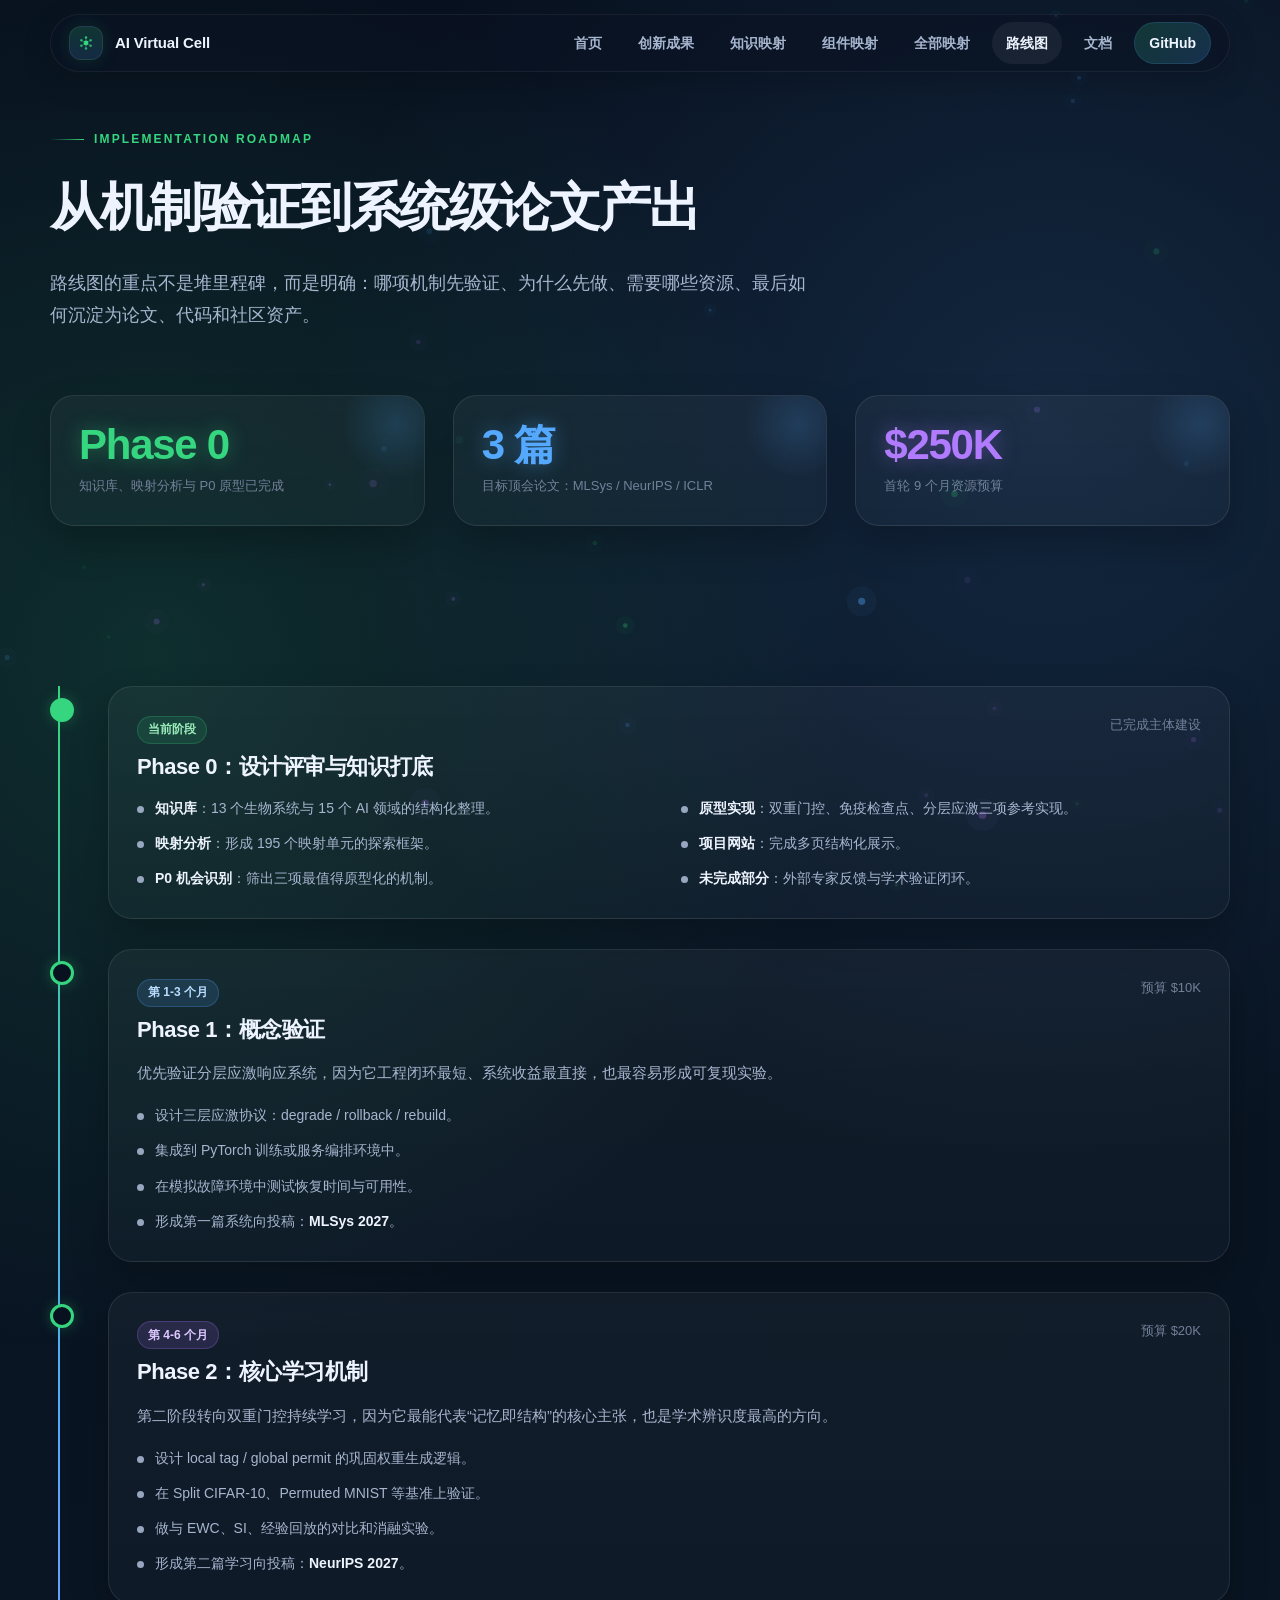
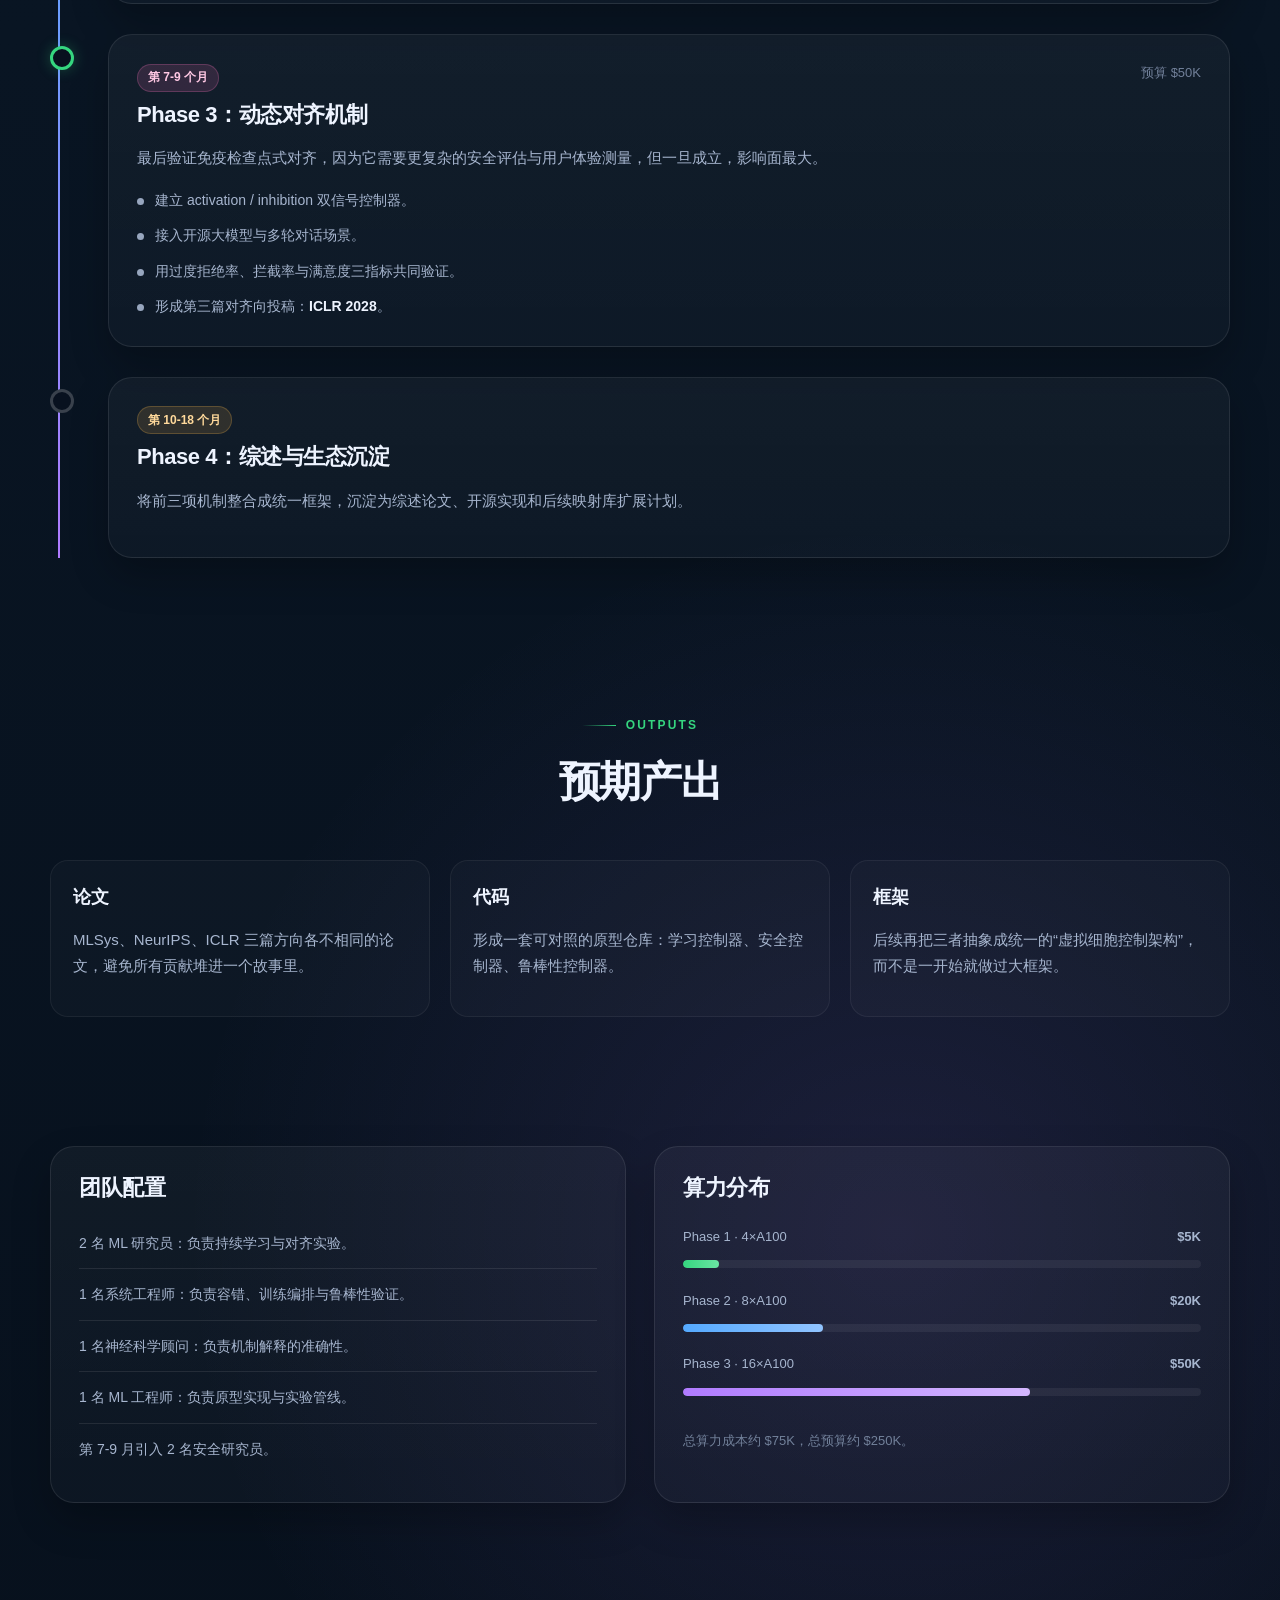
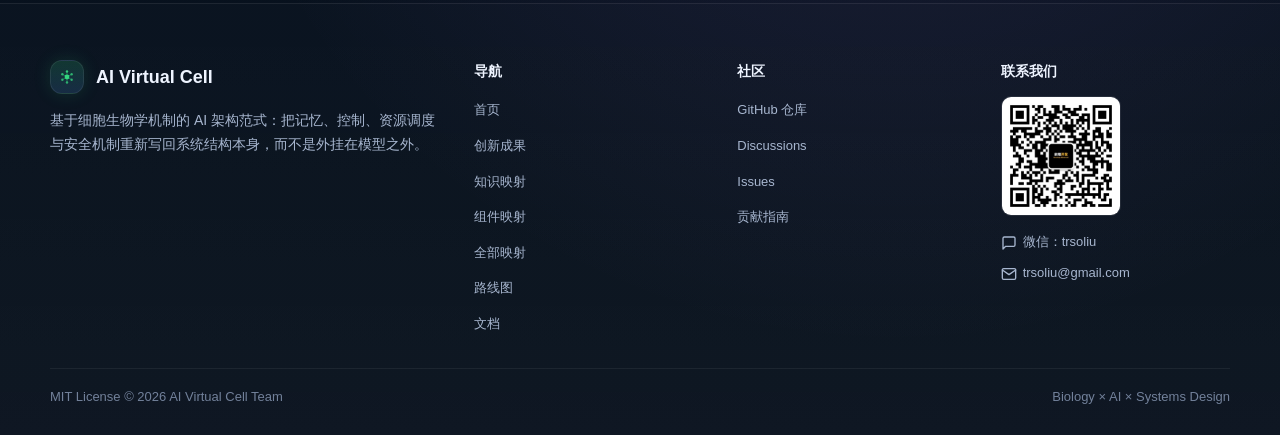
<file: website/roadmap.html>
<!DOCTYPE html>
<html lang="zh-CN">
<head>
    <meta charset="UTF-8">
    <meta name="viewport" content="width=device-width, initial-scale=1.0">
    <title>路线图 - AI Virtual Cell</title>
    <meta name="description" content="AI Virtual Cell 从机制验证到论文产出与开源生态的实施路径。">
    <link rel="icon" href="data:image/svg+xml,<svg xmlns=%22http://www.w3.org/2000/svg%22 viewBox=%220 0 100 100%22><circle cx=%2250%22 cy=%2250%22 r=%2212%22 fill=%22%2335d67f%22/><circle cx=%2250%22 cy=%2218%22 r=%226%22 fill=%22%2335d67f%22/><circle cx=%2278%22 cy=%2234%22 r=%226%22 fill=%22%2354a9ff%22/><circle cx=%2278%22 cy=%2266%22 r=%226%22 fill=%22%23b07bff%22/><circle cx=%2250%22 cy=%2282%22 r=%226%22 fill=%22%2335d67f%22/><circle cx=%2222%22 cy=%2266%22 r=%226%22 fill=%22%2354a9ff%22/><circle cx=%2222%22 cy=%2234%22 r=%226%22 fill=%22%23b07bff%22/></svg>">
    <link rel="stylesheet" href="css/style.css">
</head>
<body>
    <div class="page">
        <section class="page-hero compact">
            <div class="stack reveal visible">
                <div class="eyebrow">Implementation Roadmap</div>
                <h1 class="page-title">从机制验证到系统级论文产出</h1>
                <p class="page-subtitle">路线图的重点不是堆里程碑，而是明确：哪项机制先验证、为什么先做、需要哪些资源、最后如何沉淀为论文、代码和社区资产。</p>
            </div>
        </section>

        <section class="section section-tight">
            <div class="timeline-summary reveal">
                <div class="metric-card">
                    <div class="metric-value glow-green">Phase 0</div>
                    <div class="metric-label">知识库、映射分析与 P0 原型已完成</div>
                </div>
                <div class="metric-card">
                    <div class="metric-value glow-blue">3 篇</div>
                    <div class="metric-label">目标顶会论文：MLSys / NeurIPS / ICLR</div>
                </div>
                <div class="metric-card">
                    <div class="metric-value glow-purple">$250K</div>
                    <div class="metric-label">首轮 9 个月资源预算</div>
                </div>
            </div>
        </section>

        <section class="section section-compact">
            <div class="timeline reveal">
                <article class="timeline-item active">
                    <div class="card">
                        <div class="case-header" style="margin-bottom: 18px;">
                            <div>
                                <span class="tag tag-green">当前阶段</span>
                                <h3 class="card-title" style="margin-top: 10px;">Phase 0：设计评审与知识打底</h3>
                            </div>
                            <span class="small">已完成主体建设</span>
                        </div>
                        <div class="grid-2">
                            <ul class="list-clean" style="color: var(--green);">
                                <li><strong>知识库</strong>：13 个生物系统与 15 个 AI 领域的结构化整理。</li>
                                <li><strong>映射分析</strong>：形成 195 个映射单元的探索框架。</li>
                                <li><strong>P0 机会识别</strong>：筛出三项最值得原型化的机制。</li>
                            </ul>
                            <ul class="list-clean" style="color: var(--green);">
                                <li><strong>原型实现</strong>：双重门控、免疫检查点、分层应激三项参考实现。</li>
                                <li><strong>项目网站</strong>：完成多页结构化展示。</li>
                                <li><strong>未完成部分</strong>：外部专家反馈与学术验证闭环。</li>
                            </ul>
                        </div>
                    </div>
                </article>

                <article class="timeline-item">
                    <div class="card">
                        <div class="case-header" style="margin-bottom: 18px;">
                            <div>
                                <span class="tag tag-blue">第 1-3 个月</span>
                                <h3 class="card-title" style="margin-top: 10px;">Phase 1：概念验证</h3>
                            </div>
                            <span class="small">预算 $10K</span>
                        </div>
                        <p class="body-copy">优先验证分层应激响应系统，因为它工程闭环最短、系统收益最直接，也最容易形成可复现实验。</p>
                        <ul class="list-clean" style="margin-top: 18px; color: var(--blue);">
                            <li>设计三层应激协议：degrade / rollback / rebuild。</li>
                            <li>集成到 PyTorch 训练或服务编排环境中。</li>
                            <li>在模拟故障环境中测试恢复时间与可用性。</li>
                            <li>形成第一篇系统向投稿：<strong>MLSys 2027</strong>。</li>
                        </ul>
                    </div>
                </article>

                <article class="timeline-item">
                    <div class="card">
                        <div class="case-header" style="margin-bottom: 18px;">
                            <div>
                                <span class="tag tag-purple">第 4-6 个月</span>
                                <h3 class="card-title" style="margin-top: 10px;">Phase 2：核心学习机制</h3>
                            </div>
                            <span class="small">预算 $20K</span>
                        </div>
                        <p class="body-copy">第二阶段转向双重门控持续学习，因为它最能代表“记忆即结构”的核心主张，也是学术辨识度最高的方向。</p>
                        <ul class="list-clean" style="margin-top: 18px; color: var(--purple);">
                            <li>设计 local tag / global permit 的巩固权重生成逻辑。</li>
                            <li>在 Split CIFAR-10、Permuted MNIST 等基准上验证。</li>
                            <li>做与 EWC、SI、经验回放的对比和消融实验。</li>
                            <li>形成第二篇学习向投稿：<strong>NeurIPS 2027</strong>。</li>
                        </ul>
                    </div>
                </article>

                <article class="timeline-item">
                    <div class="card">
                        <div class="case-header" style="margin-bottom: 18px;">
                            <div>
                                <span class="tag tag-pink">第 7-9 个月</span>
                                <h3 class="card-title" style="margin-top: 10px;">Phase 3：动态对齐机制</h3>
                            </div>
                            <span class="small">预算 $50K</span>
                        </div>
                        <p class="body-copy">最后验证免疫检查点式对齐，因为它需要更复杂的安全评估与用户体验测量，但一旦成立，影响面最大。</p>
                        <ul class="list-clean" style="margin-top: 18px; color: var(--pink);">
                            <li>建立 activation / inhibition 双信号控制器。</li>
                            <li>接入开源大模型与多轮对话场景。</li>
                            <li>用过度拒绝率、拦截率与满意度三指标共同验证。</li>
                            <li>形成第三篇对齐向投稿：<strong>ICLR 2028</strong>。</li>
                        </ul>
                    </div>
                </article>

                <article class="timeline-item future">
                    <div class="card">
                        <div class="case-header" style="margin-bottom: 18px;">
                            <div>
                                <span class="tag tag-amber">第 10-18 个月</span>
                                <h3 class="card-title" style="margin-top: 10px;">Phase 4：综述与生态沉淀</h3>
                            </div>
                        </div>
                        <p class="body-copy">将前三项机制整合成统一框架，沉淀为综述论文、开源实现和后续映射库扩展计划。</p>
                    </div>
                </article>
            </div>
        </section>

        <section class="section section-compact">
            <div class="section-header reveal">
                <div class="eyebrow">Outputs</div>
                <h2>预期产出</h2>
            </div>
            <div class="matrix-grid reveal">
                <article class="matrix-card">
                    <h3>论文</h3>
                    <p class="body-copy">MLSys、NeurIPS、ICLR 三篇方向各不相同的论文，避免所有贡献堆进一个故事里。</p>
                </article>
                <article class="matrix-card">
                    <h3>代码</h3>
                    <p class="body-copy">形成一套可对照的原型仓库：学习控制器、安全控制器、鲁棒性控制器。</p>
                </article>
                <article class="matrix-card">
                    <h3>框架</h3>
                    <p class="body-copy">后续再把三者抽象成统一的“虚拟细胞控制架构”，而不是一开始就做过大框架。</p>
                </article>
            </div>
        </section>

        <section class="section section-compact">
            <div class="contribute-layout reveal">
                <article class="card stack">
                    <h3 class="card-title">团队配置</h3>
                    <ul class="divider-list">
                        <li>2 名 ML 研究员：负责持续学习与对齐实验。</li>
                        <li>1 名系统工程师：负责容错、训练编排与鲁棒性验证。</li>
                        <li>1 名神经科学顾问：负责机制解释的准确性。</li>
                        <li>1 名 ML 工程师：负责原型实现与实验管线。</li>
                        <li>第 7-9 月引入 2 名安全研究员。</li>
                    </ul>
                </article>
                <article class="card stack">
                    <h3 class="card-title">算力分布</h3>
                    <div class="progress-item">
                        <div class="progress-head"><span>Phase 1 · 4×A100</span><strong>$5K</strong></div>
                        <div class="progress-track"><div class="progress-bar green" data-progress="7"></div></div>
                    </div>
                    <div class="progress-item">
                        <div class="progress-head"><span>Phase 2 · 8×A100</span><strong>$20K</strong></div>
                        <div class="progress-track"><div class="progress-bar blue" data-progress="27"></div></div>
                    </div>
                    <div class="progress-item">
                        <div class="progress-head"><span>Phase 3 · 16×A100</span><strong>$50K</strong></div>
                        <div class="progress-track"><div class="progress-bar purple" data-progress="67"></div></div>
                    </div>
                    <p class="small">总算力成本约 $75K，总预算约 $250K。</p>
                </article>
            </div>
        </section>
    </div>

    <script src="js/components.js"></script>
    <script src="js/animations.js"></script>
    <script src="js/scroll-reveal.js"></script>
    <script src="js/metric-counter.js"></script>
    <script src="js/progress-animator.js"></script>
</body>
</html>
</file>
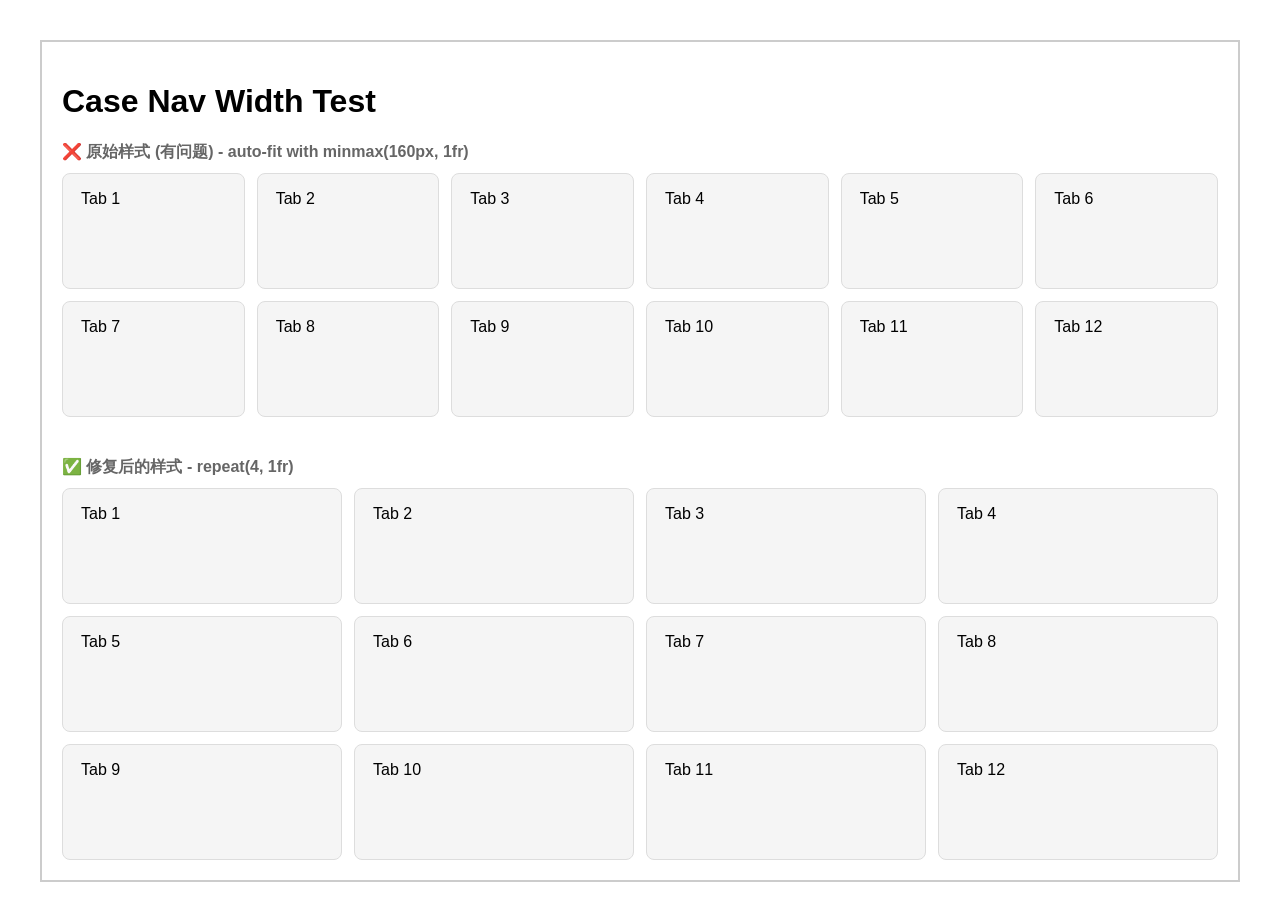
<file: website/test-case-nav-width.html>
<!DOCTYPE html>
<html lang="zh-CN">
<head>
    <meta charset="UTF-8">
    <meta name="viewport" content="width=device-width, initial-scale=1.0">
    <title>Test Case Nav Width</title>
    <style>
        body {
            margin: 40px;
            font-family: sans-serif;
        }
        .test-container {
            max-width: 1180px;
            margin: 0 auto;
            padding: 20px;
            border: 2px solid #ccc;
        }

        /* 原始样式 - 有问题 */
        .case-nav-old {
            display: grid;
            grid-template-columns: repeat(auto-fit, minmax(160px, 1fr));
            gap: 12px;
            margin-bottom: 40px;
        }

        /* 修复后的样式 */
        .case-nav-new {
            display: grid;
            grid-template-columns: repeat(4, 1fr);
            gap: 12px;
        }

        .case-tab {
            min-height: 82px;
            padding: 16px 18px;
            border: 1px solid #ddd;
            border-radius: 8px;
            background: #f5f5f5;
        }

        h2 {
            color: #333;
            margin-top: 0;
        }

        .label {
            font-weight: bold;
            color: #666;
            margin-bottom: 10px;
        }
    </style>
</head>
<body>
    <div class="test-container">
        <h1>Case Nav Width Test</h1>

        <div class="label">❌ 原始样式 (有问题) - auto-fit with minmax(160px, 1fr)</div>
        <div class="case-nav-old">
            <div class="case-tab">Tab 1</div>
            <div class="case-tab">Tab 2</div>
            <div class="case-tab">Tab 3</div>
            <div class="case-tab">Tab 4</div>
            <div class="case-tab">Tab 5</div>
            <div class="case-tab">Tab 6</div>
            <div class="case-tab">Tab 7</div>
            <div class="case-tab">Tab 8</div>
            <div class="case-tab">Tab 9</div>
            <div class="case-tab">Tab 10</div>
            <div class="case-tab">Tab 11</div>
            <div class="case-tab">Tab 12</div>
        </div>

        <div class="label">✅ 修复后的样式 - repeat(4, 1fr)</div>
        <div class="case-nav-new">
            <div class="case-tab">Tab 1</div>
            <div class="case-tab">Tab 2</div>
            <div class="case-tab">Tab 3</div>
            <div class="case-tab">Tab 4</div>
            <div class="case-tab">Tab 5</div>
            <div class="case-tab">Tab 6</div>
            <div class="case-tab">Tab 7</div>
            <div class="case-tab">Tab 8</div>
            <div class="case-tab">Tab 9</div>
            <div class="case-tab">Tab 10</div>
            <div class="case-tab">Tab 11</div>
            <div class="case-tab">Tab 12</div>
        </div>
    </div>
</body>
</html>
</file>
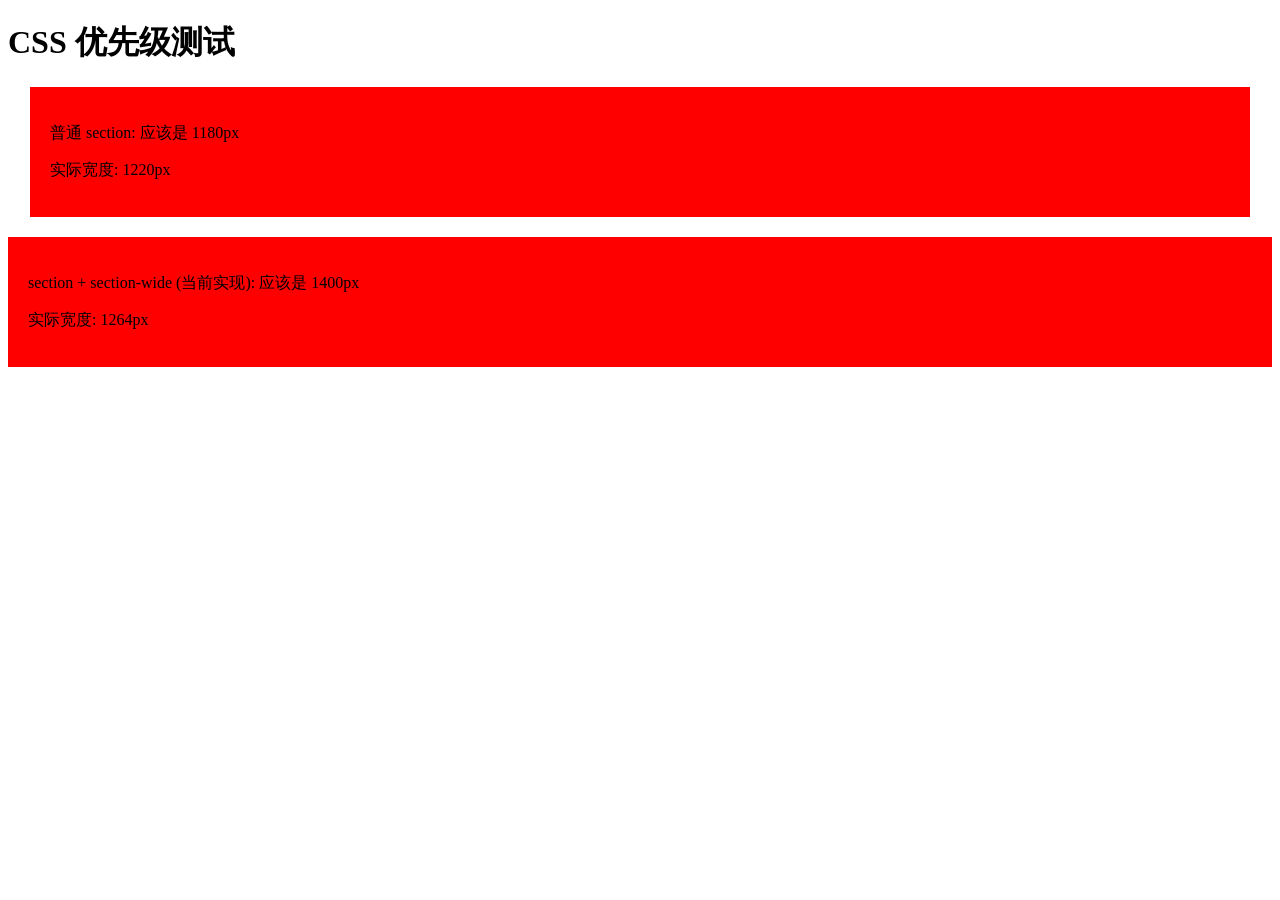
<file: website/test-css-priority.html>
<!DOCTYPE html>
<html lang="zh-CN">
<head>
    <meta charset="UTF-8">
    <title>CSS 优先级测试</title>
    <style>
        /* 模拟当前的 CSS */
        .section {
            width: min(1180px, calc(100% - 40px));
            background: red;
            padding: 20px;
            margin: 20px auto;
        }

        .section-wide {
            width: min(1400px, calc(100% - 40px));
        }

        /* 正确的修复 */
        .section.section-wide {
            width: min(1400px, calc(100% - 40px));
        }
    </style>
</head>
<body>
    <h1>CSS 优先级测试</h1>

    <div class="section">
        <p>普通 section: 应该是 1180px</p>
        <p>实际宽度: <span id="width1"></span></p>
    </div>

    <div class="section section-wide">
        <p>section + section-wide (当前实现): 应该是 1400px</p>
        <p>实际宽度: <span id="width2"></span></p>
    </div>

    <script>
        document.getElementById('width1').textContent = document.querySelectorAll('.section')[0].offsetWidth + 'px';
        document.getElementById('width2').textContent = document.querySelectorAll('.section')[1].offsetWidth + 'px';
    </script>
</body>
</html>
</file>
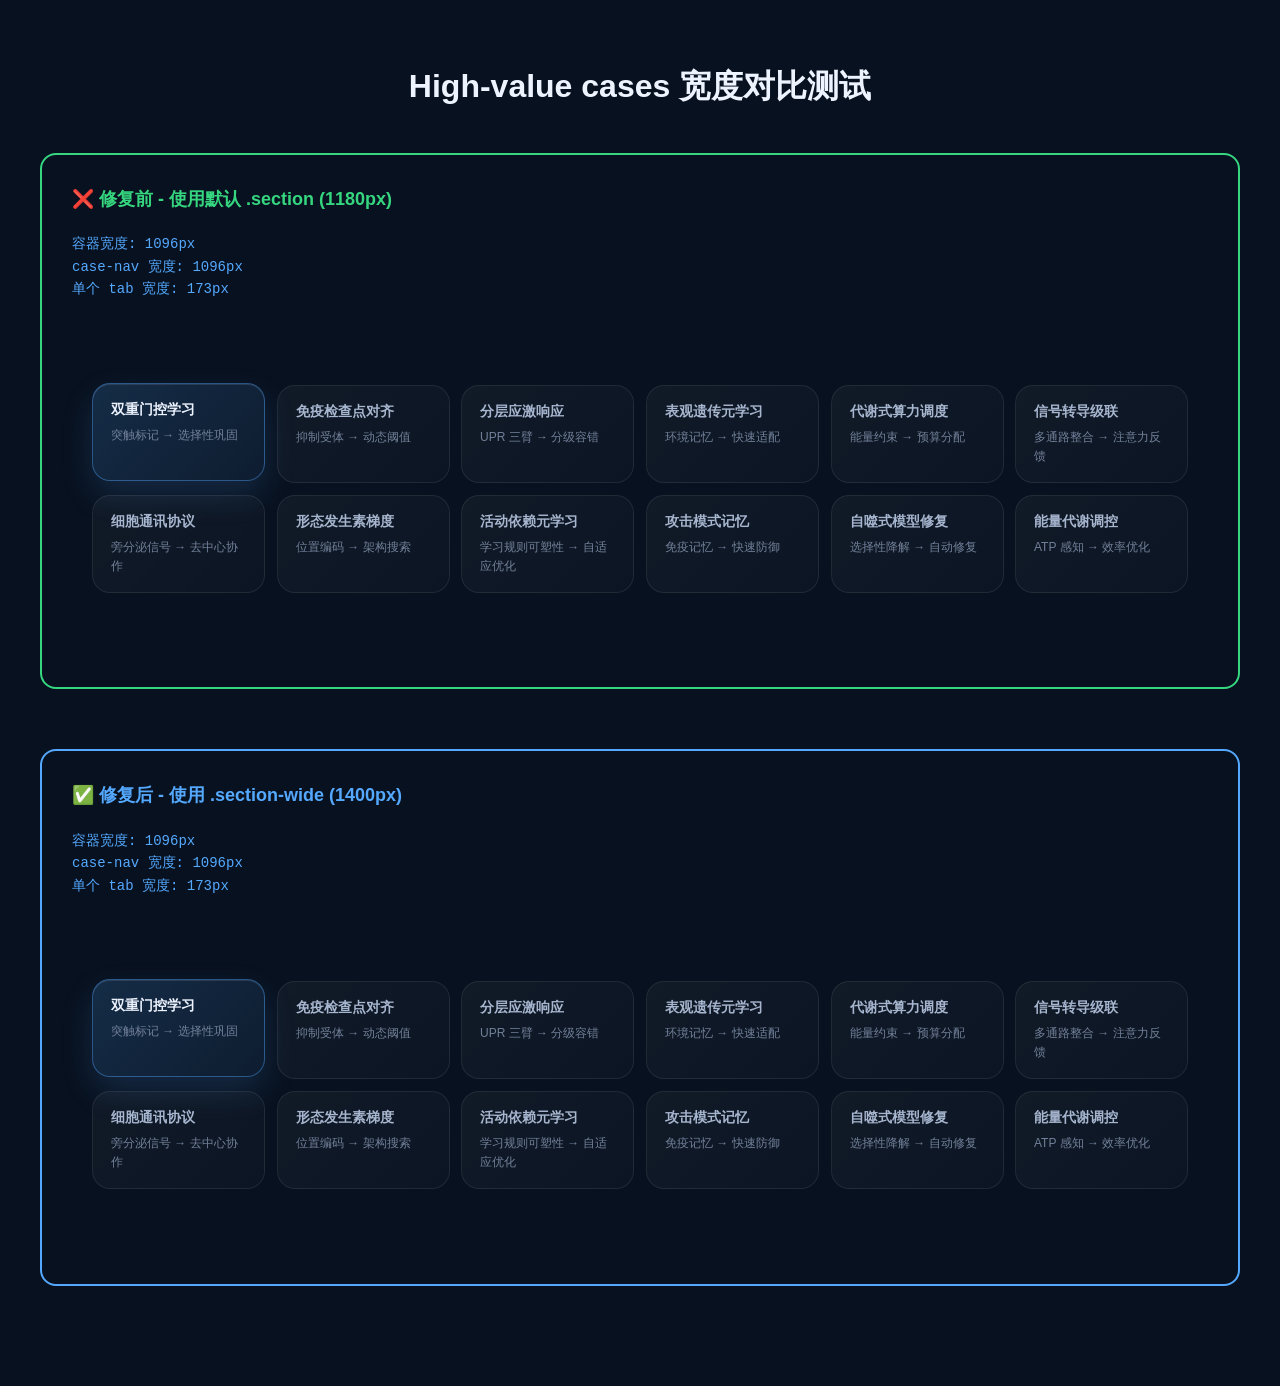
<file: website/test-width-comparison.html>
<!DOCTYPE html>
<html lang="zh-CN">
<head>
    <meta charset="UTF-8">
    <meta name="viewport" content="width=device-width, initial-scale=1.0">
    <title>宽度对比测试</title>
    <link rel="stylesheet" href="css/style.css">
    <style>
        body {
            padding: 40px;
            background: #08111f;
        }
        .test-section {
            margin-bottom: 60px;
            padding: 30px;
            border: 2px solid #35d67f;
            border-radius: 16px;
        }
        .test-label {
            color: #35d67f;
            font-size: 18px;
            font-weight: bold;
            margin-bottom: 20px;
        }
        .width-info {
            color: #54a9ff;
            font-size: 14px;
            margin-bottom: 20px;
            font-family: monospace;
        }
    </style>
</head>
<body>
    <h1 style="color: #eef4ff; text-align: center; margin-bottom: 40px;">High-value cases 宽度对比测试</h1>

    <div class="test-section">
        <div class="test-label">❌ 修复前 - 使用默认 .section (1180px)</div>
        <div class="width-info">容器宽度: min(1180px, calc(100% - 40px))</div>
        <section class="section section-compact">
            <div class="case-shell">
                <div class="case-nav">
                    <button class="case-tab active">
                        <strong>双重门控学习</strong>
                        <span>突触标记 → 选择性巩固</span>
                    </button>
                    <button class="case-tab">
                        <strong>免疫检查点对齐</strong>
                        <span>抑制受体 → 动态阈值</span>
                    </button>
                    <button class="case-tab">
                        <strong>分层应激响应</strong>
                        <span>UPR 三臂 → 分级容错</span>
                    </button>
                    <button class="case-tab">
                        <strong>表观遗传元学习</strong>
                        <span>环境记忆 → 快速适配</span>
                    </button>
                    <button class="case-tab">
                        <strong>代谢式算力调度</strong>
                        <span>能量约束 → 预算分配</span>
                    </button>
                    <button class="case-tab">
                        <strong>信号转导级联</strong>
                        <span>多通路整合 → 注意力反馈</span>
                    </button>
                    <button class="case-tab">
                        <strong>细胞通讯协议</strong>
                        <span>旁分泌信号 → 去中心协作</span>
                    </button>
                    <button class="case-tab">
                        <strong>形态发生素梯度</strong>
                        <span>位置编码 → 架构搜索</span>
                    </button>
                    <button class="case-tab">
                        <strong>活动依赖元学习</strong>
                        <span>学习规则可塑性 → 自适应优化</span>
                    </button>
                    <button class="case-tab">
                        <strong>攻击模式记忆</strong>
                        <span>免疫记忆 → 快速防御</span>
                    </button>
                    <button class="case-tab">
                        <strong>自噬式模型修复</strong>
                        <span>选择性降解 → 自动修复</span>
                    </button>
                    <button class="case-tab">
                        <strong>能量代谢调控</strong>
                        <span>ATP 感知 → 效率优化</span>
                    </button>
                </div>
            </div>
        </section>
    </div>

    <div class="test-section" style="border-color: #54a9ff;">
        <div class="test-label" style="color: #54a9ff;">✅ 修复后 - 使用 .section-wide (1400px)</div>
        <div class="width-info">容器宽度: min(1400px, calc(100% - 40px))</div>
        <section class="section section-compact section-wide">
            <div class="case-shell">
                <div class="case-nav">
                    <button class="case-tab active">
                        <strong>双重门控学习</strong>
                        <span>突触标记 → 选择性巩固</span>
                    </button>
                    <button class="case-tab">
                        <strong>免疫检查点对齐</strong>
                        <span>抑制受体 → 动态阈值</span>
                    </button>
                    <button class="case-tab">
                        <strong>分层应激响应</strong>
                        <span>UPR 三臂 → 分级容错</span>
                    </button>
                    <button class="case-tab">
                        <strong>表观遗传元学习</strong>
                        <span>环境记忆 → 快速适配</span>
                    </button>
                    <button class="case-tab">
                        <strong>代谢式算力调度</strong>
                        <span>能量约束 → 预算分配</span>
                    </button>
                    <button class="case-tab">
                        <strong>信号转导级联</strong>
                        <span>多通路整合 → 注意力反馈</span>
                    </button>
                    <button class="case-tab">
                        <strong>细胞通讯协议</strong>
                        <span>旁分泌信号 → 去中心协作</span>
                    </button>
                    <button class="case-tab">
                        <strong>形态发生素梯度</strong>
                        <span>位置编码 → 架构搜索</span>
                    </button>
                    <button class="case-tab">
                        <strong>活动依赖元学习</strong>
                        <span>学习规则可塑性 → 自适应优化</span>
                    </button>
                    <button class="case-tab">
                        <strong>攻击模式记忆</strong>
                        <span>免疫记忆 → 快速防御</span>
                    </button>
                    <button class="case-tab">
                        <strong>自噬式模型修复</strong>
                        <span>选择性降解 → 自动修复</span>
                    </button>
                    <button class="case-tab">
                        <strong>能量代谢调控</strong>
                        <span>ATP 感知 → 效率优化</span>
                    </button>
                </div>
            </div>
        </section>
    </div>

    <script>
        // 显示实际宽度
        window.addEventListener('load', () => {
            const sections = document.querySelectorAll('.test-section section');
            const widthInfos = document.querySelectorAll('.width-info');

            sections.forEach((section, index) => {
                const width = section.offsetWidth;
                const caseNav = section.querySelector('.case-nav');
                const caseNavWidth = caseNav ? caseNav.offsetWidth : 0;
                const firstTab = section.querySelector('.case-tab');
                const tabWidth = firstTab ? firstTab.offsetWidth : 0;

                widthInfos[index].innerHTML = `
                    容器宽度: ${width}px<br>
                    case-nav 宽度: ${caseNavWidth}px<br>
                    单个 tab 宽度: ${tabWidth}px
                `;
            });
        });
    </script>
</body>
</html>
</file>
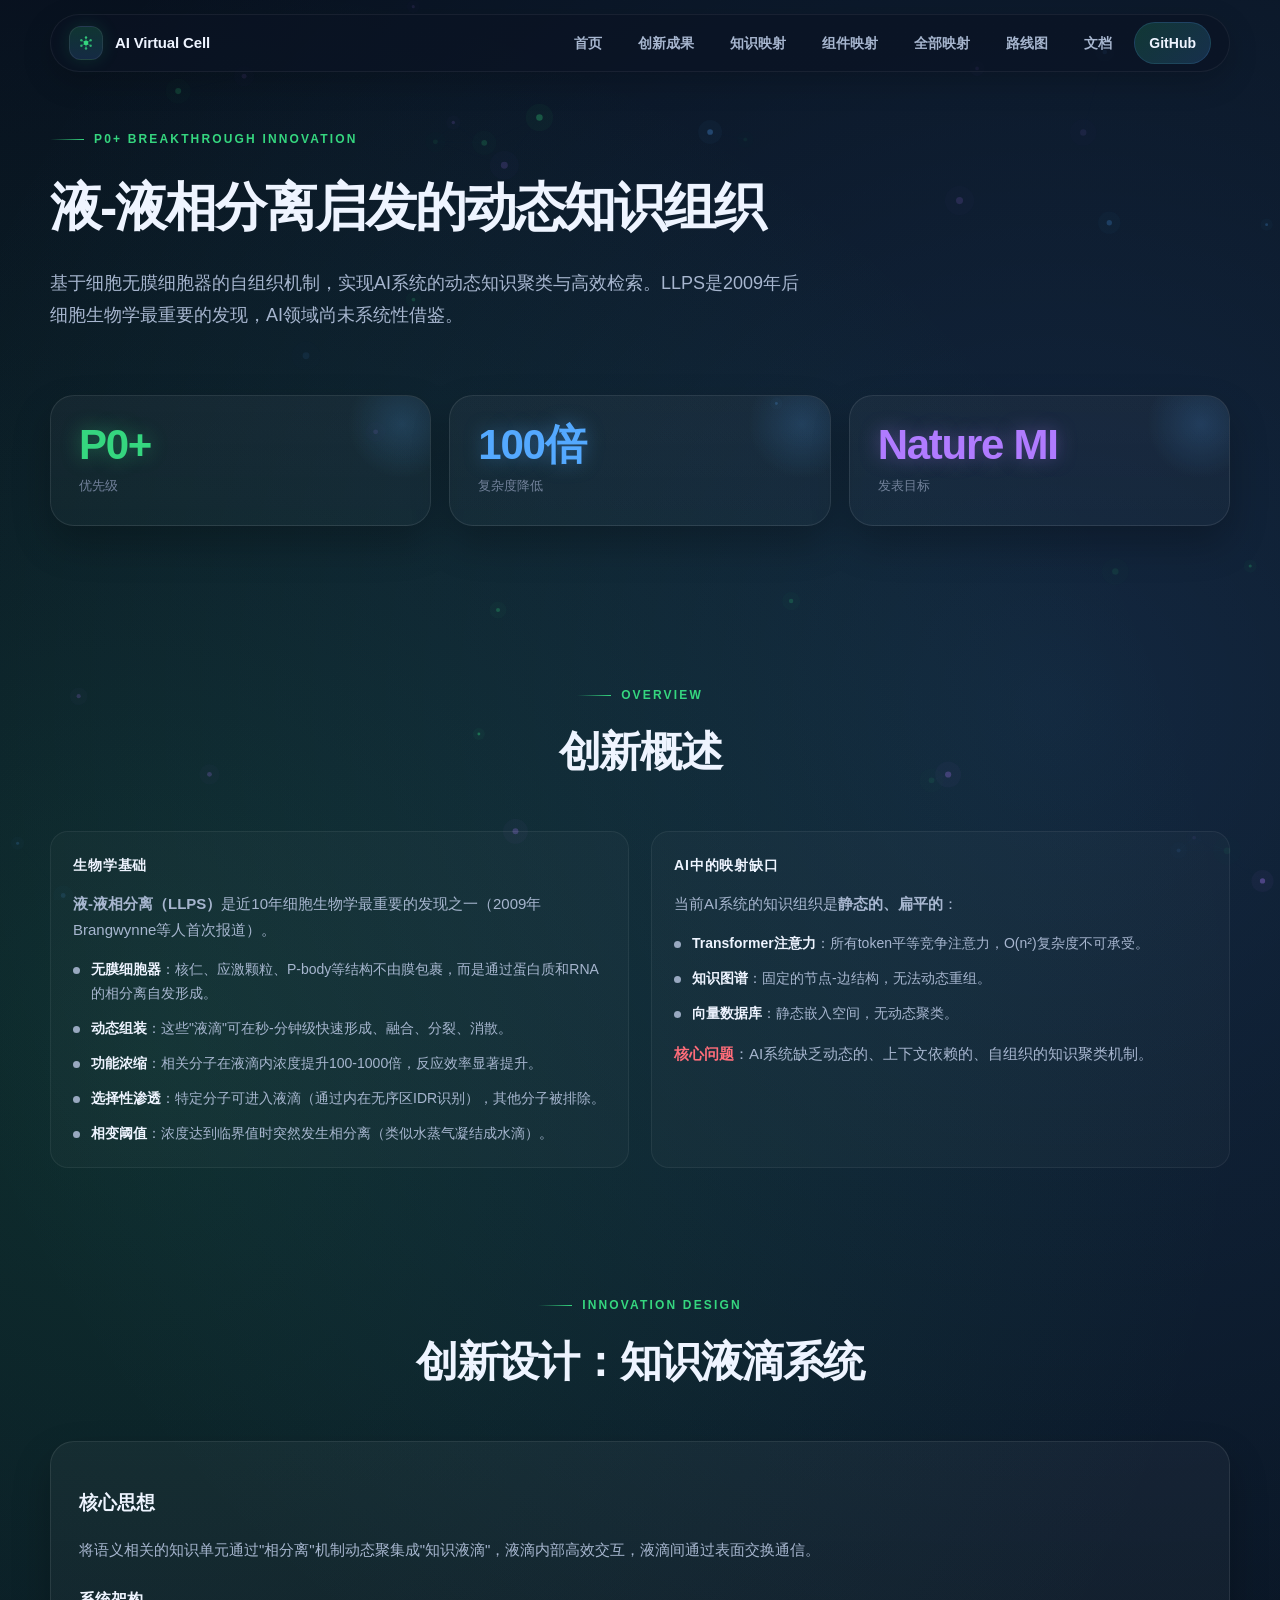
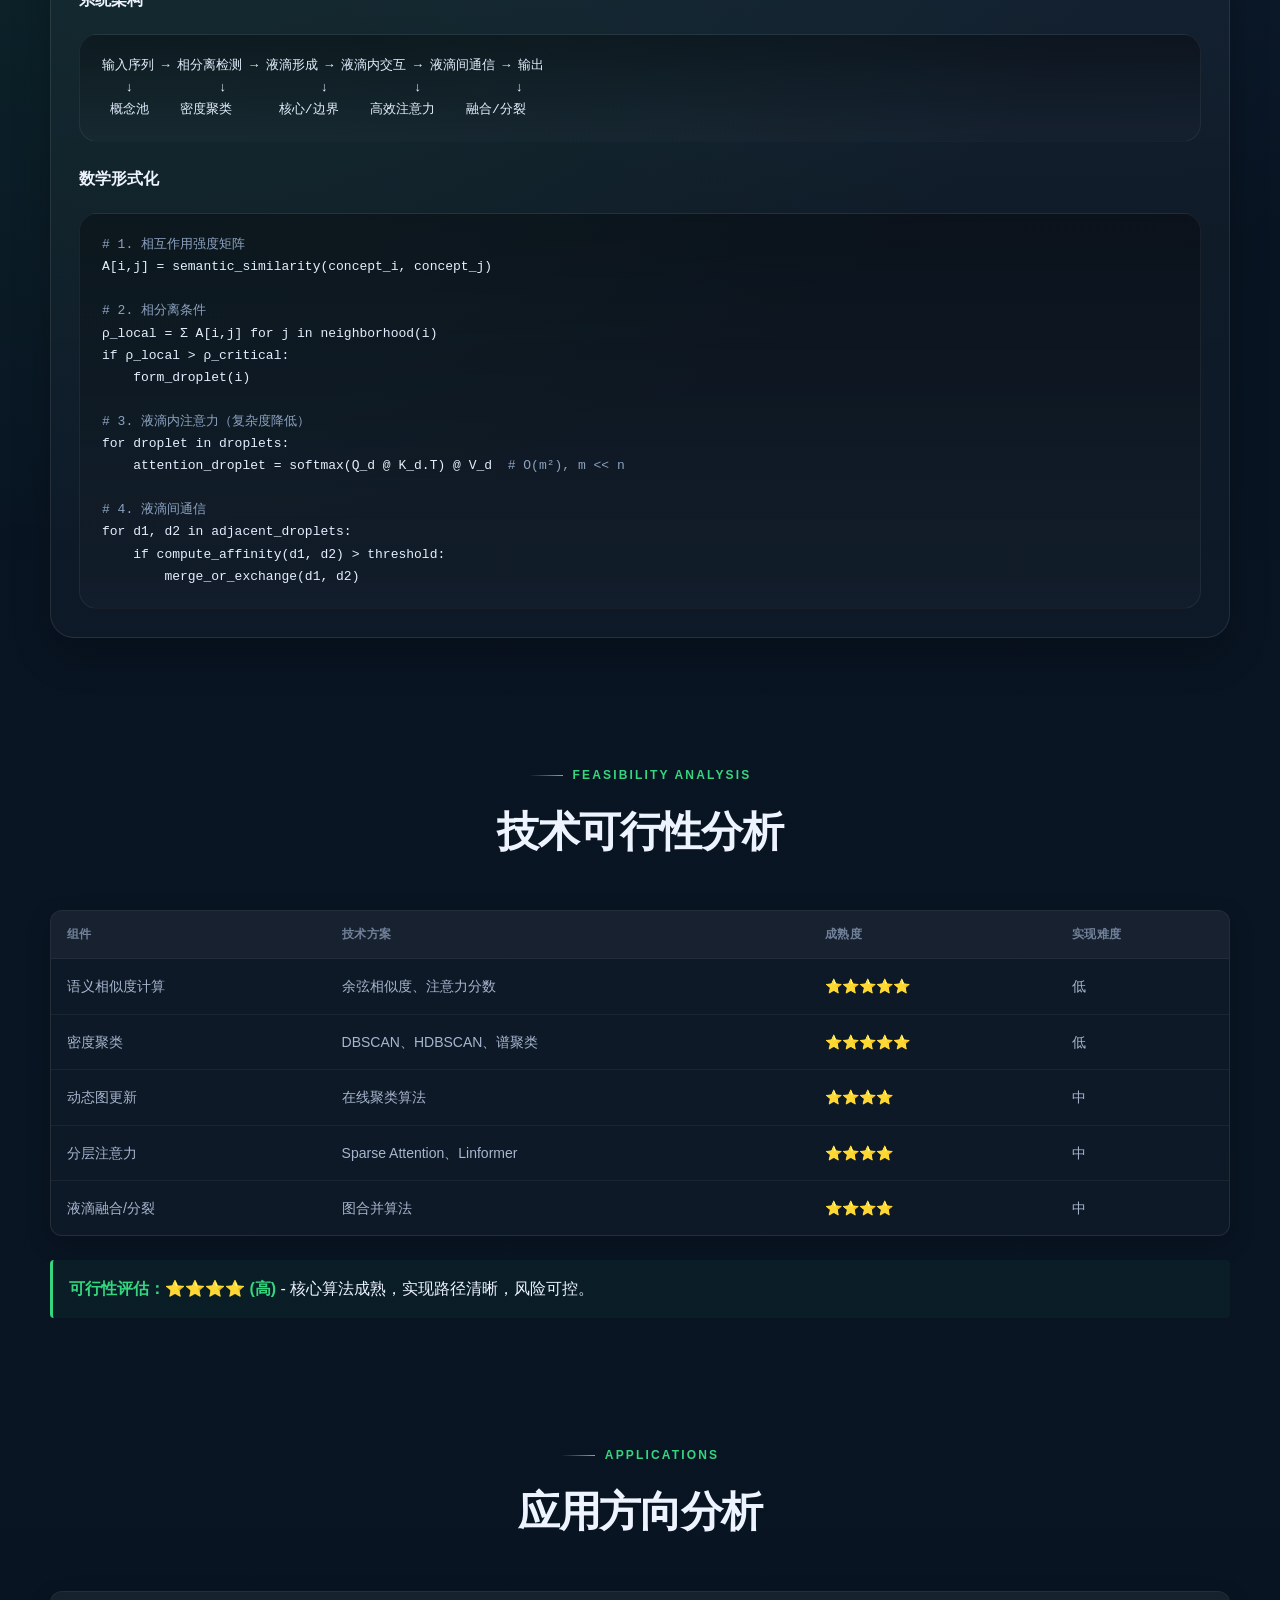
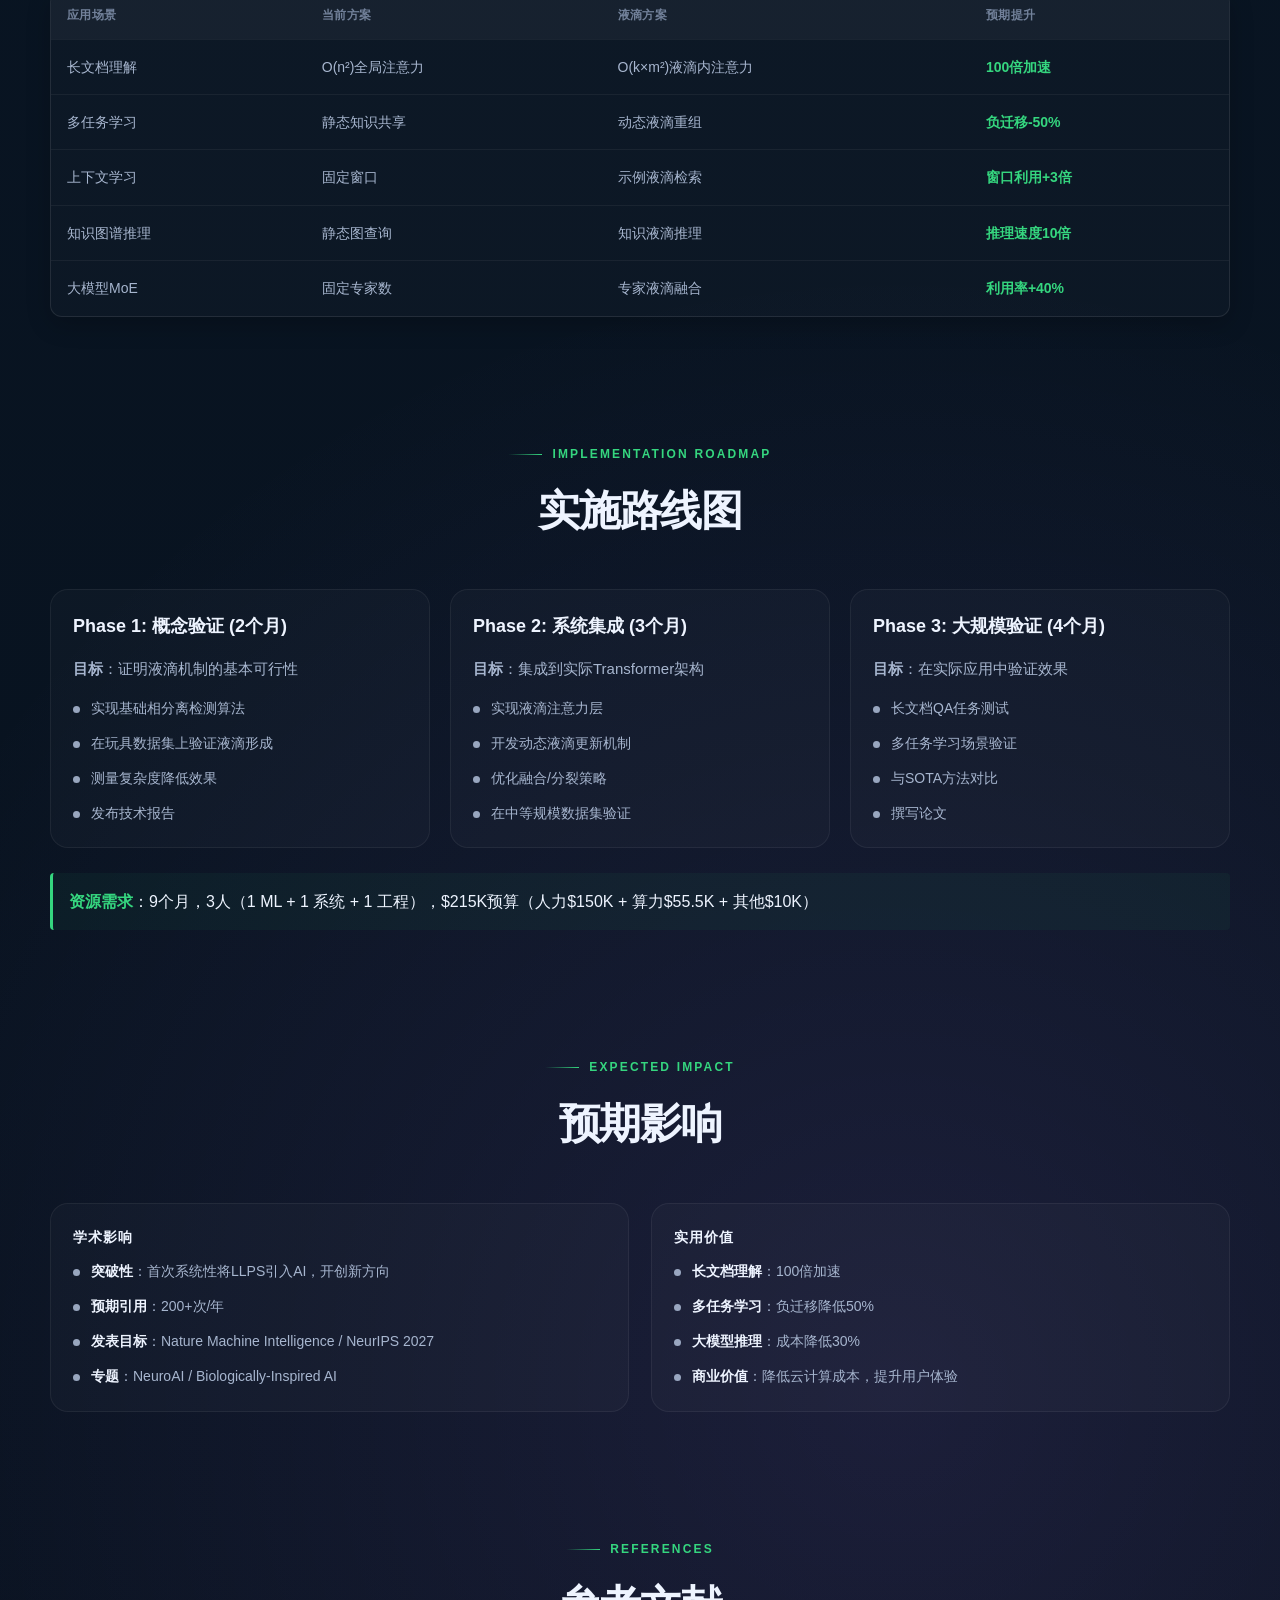
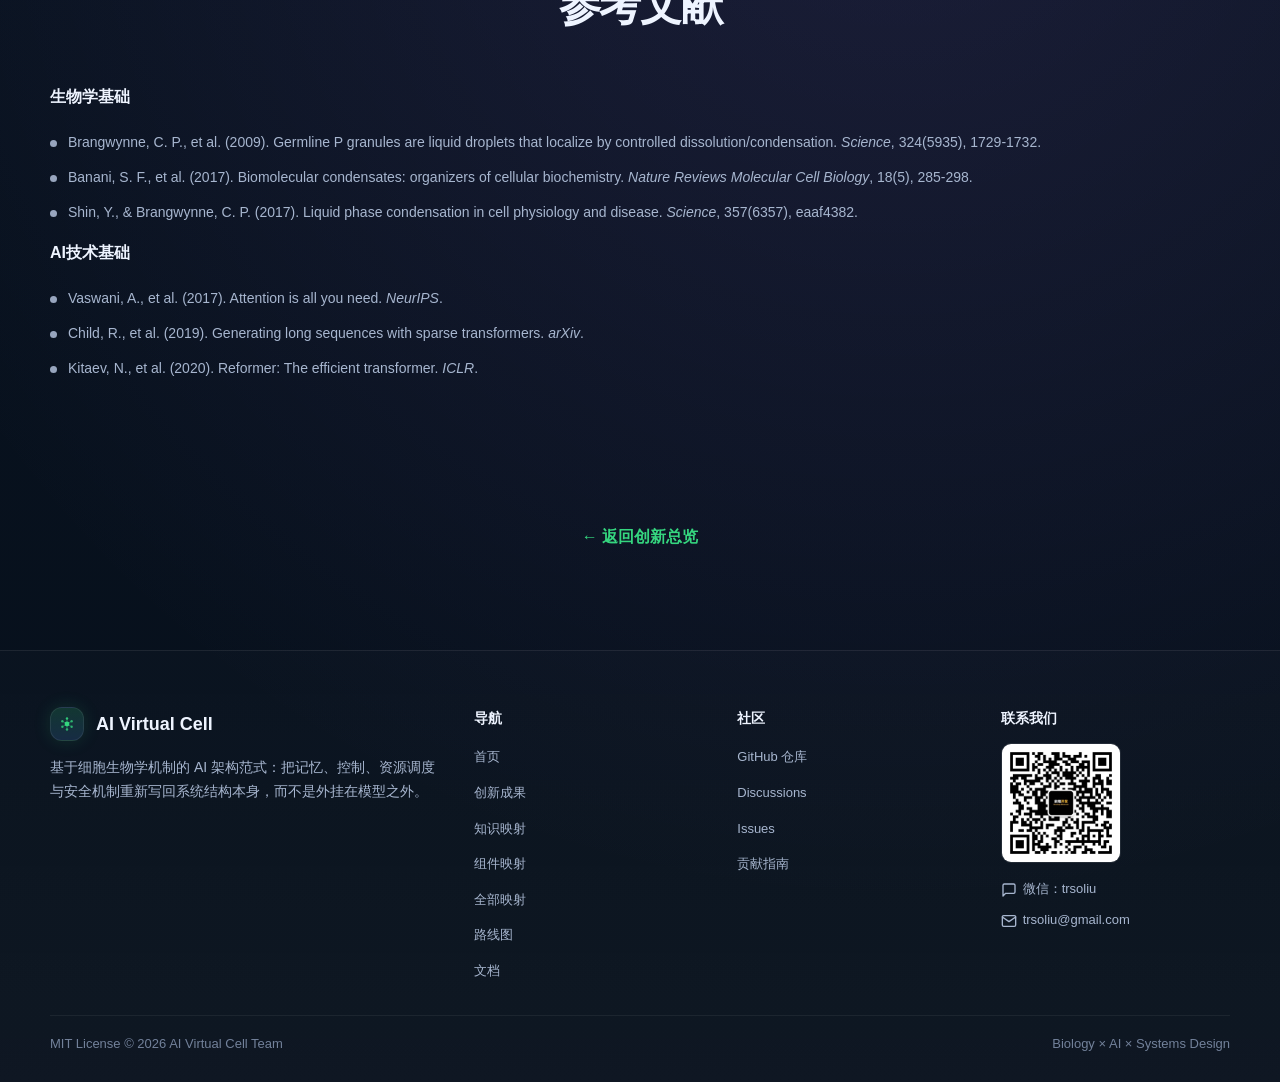
<file: website/innovations/p0-4-llps.html>
<!DOCTYPE html>
<html lang="zh-CN">
<head>
    <meta charset="UTF-8">
    <meta name="viewport" content="width=device-width, initial-scale=1.0">
    <title>P0-4: 液-液相分离启发的动态知识组织 - AI Virtual Cell</title>
    <meta name="description" content="突破性创新：基于细胞无膜细胞器的LLPS机制，实现AI系统的动态知识聚类，预期实现100倍复杂度降低。">
    <link rel="icon" href="data:image/svg+xml,<svg xmlns='http://www.w3.org/2000/svg' viewBox='0 0 100 100'><circle cx='50' cy='50' r='12' fill='%2335d67f'/><circle cx='50' cy='18' r='6' fill='%2335d67f'/><circle cx='78' cy='34' r='6' fill='%2354a9ff'/><circle cx='78' cy='66' r='6' fill='%23b07bff'/><circle cx='50' cy='82' r='6' fill='%2335d67f'/><circle cx='22' cy='66' r='6' fill='%2354a9ff'/><circle cx='22' cy='34' r='6' fill='%23b07bff'/></svg>">
    <link rel="stylesheet" href="../css/style.css">
</head>
<body>
    <div class="page">
        <section class="page-hero compact">
            <div class="stack reveal visible">
                <div class="eyebrow">P0+ Breakthrough Innovation</div>
                <h1 class="page-title">液-液相分离启发的动态知识组织</h1>
                <p class="page-subtitle">基于细胞无膜细胞器的自组织机制，实现AI系统的动态知识聚类与高效检索。LLPS是2009年后细胞生物学最重要的发现，AI领域尚未系统性借鉴。</p>
            </div>
        </section>

        <section class="section section-tight">
            <div class="metric-grid reveal">
                <div class="metric-card">
                    <div class="metric-value glow-green">P0+</div>
                    <div class="metric-label">优先级</div>
                </div>
                <div class="metric-card">
                    <div class="metric-value glow-blue">100倍</div>
                    <div class="metric-label">复杂度降低</div>
                </div>
                <div class="metric-card">
                    <div class="metric-value glow-purple">Nature MI</div>
                    <div class="metric-label">发表目标</div>
                </div>
            </div>
        </section>

        <section class="section section-compact">
            <div class="section-header reveal">
                <div class="eyebrow">Overview</div>
                <h2>创新概述</h2>
            </div>
            <div class="case-grid reveal">
                <section class="case-block">
                    <h4>生物学基础</h4>
                    <p class="body-copy"><strong>液-液相分离（LLPS）</strong>是近10年细胞生物学最重要的发现之一（2009年Brangwynne等人首次报道）。</p>
                    <ul class="mapping-list" style="color: var(--green);">
                        <li><strong>无膜细胞器</strong>：核仁、应激颗粒、P-body等结构不由膜包裹，而是通过蛋白质和RNA的相分离自发形成。</li>
                        <li><strong>动态组装</strong>：这些"液滴"可在秒-分钟级快速形成、融合、分裂、消散。</li>
                        <li><strong>功能浓缩</strong>：相关分子在液滴内浓度提升100-1000倍，反应效率显著提升。</li>
                        <li><strong>选择性渗透</strong>：特定分子可进入液滴（通过内在无序区IDR识别），其他分子被排除。</li>
                        <li><strong>相变阈值</strong>：浓度达到临界值时突然发生相分离（类似水蒸气凝结成水滴）。</li>
                    </ul>
                </section>
                <section class="case-block">
                    <h4>AI中的映射缺口</h4>
                    <p class="body-copy">当前AI系统的知识组织是<strong>静态的、扁平的</strong>：</p>
                    <ul class="mapping-list" style="color: var(--red);">
                        <li><strong>Transformer注意力</strong>：所有token平等竞争注意力，O(n²)复杂度不可承受。</li>
                        <li><strong>知识图谱</strong>：固定的节点-边结构，无法动态重组。</li>
                        <li><strong>向量数据库</strong>：静态嵌入空间，无动态聚类。</li>
                    </ul>
                    <p class="body-copy" style="margin-top: 16px;"><strong style="color: var(--red);">核心问题</strong>：AI系统缺乏动态的、上下文依赖的、自组织的知识聚类机制。</p>
                </section>
            </div>
        </section>

        <section class="section section-compact">
            <div class="section-header reveal">
                <div class="eyebrow">Innovation Design</div>
                <h2>创新设计：知识液滴系统</h2>
            </div>
            <article class="card reveal">
                <h3>核心思想</h3>
                <p class="body-copy">将语义相关的知识单元通过"相分离"机制动态聚集成"知识液滴"，液滴内部高效交互，液滴间通过表面交换通信。</p>
                
                <h4 style="margin-top: 24px;">系统架构</h4>
                <pre class="code-block">输入序列 → 相分离检测 → 液滴形成 → 液滴内交互 → 液滴间通信 → 输出
   ↓           ↓            ↓           ↓            ↓
 概念池    密度聚类      核心/边界    高效注意力    融合/分裂</pre>

                <h4 style="margin-top: 24px;">数学形式化</h4>
                <pre class="code-block"><span style="color:#8da2c0;"># 1. 相互作用强度矩阵</span>
A[i,j] = semantic_similarity(concept_i, concept_j)

<span style="color:#8da2c0;"># 2. 相分离条件</span>
ρ_local = Σ A[i,j] for j in neighborhood(i)
if ρ_local > ρ_critical:
    form_droplet(i)

<span style="color:#8da2c0;"># 3. 液滴内注意力（复杂度降低）</span>
for droplet in droplets:
    attention_droplet = softmax(Q_d @ K_d.T) @ V_d  <span style="color:#8da2c0;"># O(m²), m << n</span>

<span style="color:#8da2c0;"># 4. 液滴间通信</span>
for d1, d2 in adjacent_droplets:
    if compute_affinity(d1, d2) > threshold:
        merge_or_exchange(d1, d2)</pre>
            </article>
        </section>

        <section class="section section-compact">
            <div class="section-header reveal">
                <div class="eyebrow">Feasibility Analysis</div>
                <h2>技术可行性分析</h2>
            </div>
            <div class="table-wrapper reveal">
                <table>
                    <thead>
                        <tr>
                            <th>组件</th>
                            <th>技术方案</th>
                            <th>成熟度</th>
                            <th>实现难度</th>
                        </tr>
                    </thead>
                    <tbody>
                        <tr>
                            <td class="table-strong">语义相似度计算</td>
                            <td>余弦相似度、注意力分数</td>
                            <td><span style="color: var(--green);">⭐⭐⭐⭐⭐</span></td>
                            <td>低</td>
                        </tr>
                        <tr>
                            <td class="table-strong">密度聚类</td>
                            <td>DBSCAN、HDBSCAN、谱聚类</td>
                            <td><span style="color: var(--green);">⭐⭐⭐⭐⭐</span></td>
                            <td>低</td>
                        </tr>
                        <tr>
                            <td class="table-strong">动态图更新</td>
                            <td>在线聚类算法</td>
                            <td><span style="color: var(--green);">⭐⭐⭐⭐</span></td>
                            <td>中</td>
                        </tr>
                        <tr>
                            <td class="table-strong">分层注意力</td>
                            <td>Sparse Attention、Linformer</td>
                            <td><span style="color: var(--green);">⭐⭐⭐⭐</span></td>
                            <td>中</td>
                        </tr>
                        <tr>
                            <td class="table-strong">液滴融合/分裂</td>
                            <td>图合并算法</td>
                            <td><span style="color: var(--green);">⭐⭐⭐⭐</span></td>
                            <td>中</td>
                        </tr>
                    </tbody>
                </table>
            </div>
            <div style="margin-top: 24px; padding: 16px; background: rgba(53,214,127,0.05); border-left: 3px solid var(--green); border-radius: 4px;" class="reveal">
                <p style="margin: 0; color: var(--text-primary);"><strong style="color: var(--green);">可行性评估：⭐⭐⭐⭐ (高)</strong> - 核心算法成熟，实现路径清晰，风险可控。</p>
            </div>
        </section>

        <section class="section section-compact">
            <div class="section-header reveal">
                <div class="eyebrow">Applications</div>
                <h2>应用方向分析</h2>
            </div>
            <div class="table-wrapper reveal">
                <table>
                    <thead>
                        <tr>
                            <th>应用场景</th>
                            <th>当前方案</th>
                            <th>液滴方案</th>
                            <th>预期提升</th>
                        </tr>
                    </thead>
                    <tbody>
                        <tr>
                            <td class="table-strong">长文档理解</td>
                            <td>O(n²)全局注意力</td>
                            <td>O(k×m²)液滴内注意力</td>
                            <td style="color: var(--green); font-weight: 700;">100倍加速</td>
                        </tr>
                        <tr>
                            <td class="table-strong">多任务学习</td>
                            <td>静态知识共享</td>
                            <td>动态液滴重组</td>
                            <td style="color: var(--green); font-weight: 700;">负迁移-50%</td>
                        </tr>
                        <tr>
                            <td class="table-strong">上下文学习</td>
                            <td>固定窗口</td>
                            <td>示例液滴检索</td>
                            <td style="color: var(--green); font-weight: 700;">窗口利用+3倍</td>
                        </tr>
                        <tr>
                            <td class="table-strong">知识图谱推理</td>
                            <td>静态图查询</td>
                            <td>知识液滴推理</td>
                            <td style="color: var(--green); font-weight: 700;">推理速度10倍</td>
                        </tr>
                        <tr>
                            <td class="table-strong">大模型MoE</td>
                            <td>固定专家数</td>
                            <td>专家液滴融合</td>
                            <td style="color: var(--green); font-weight: 700;">利用率+40%</td>
                        </tr>
                    </tbody>
                </table>
            </div>
        </section>

        <section class="section section-compact">
            <div class="section-header reveal">
                <div class="eyebrow">Implementation Roadmap</div>
                <h2>实施路线图</h2>
            </div>
            <div class="matrix-grid reveal">
                <article class="matrix-card">
                    <h3>Phase 1: 概念验证 (2个月)</h3>
                    <p class="body-copy"><strong>目标</strong>：证明液滴机制的基本可行性</p>
                    <ul class="mapping-list">
                        <li>实现基础相分离检测算法</li>
                        <li>在玩具数据集上验证液滴形成</li>
                        <li>测量复杂度降低效果</li>
                        <li>发布技术报告</li>
                    </ul>
                </article>
                <article class="matrix-card">
                    <h3>Phase 2: 系统集成 (3个月)</h3>
                    <p class="body-copy"><strong>目标</strong>：集成到实际Transformer架构</p>
                    <ul class="mapping-list">
                        <li>实现液滴注意力层</li>
                        <li>开发动态液滴更新机制</li>
                        <li>优化融合/分裂策略</li>
                        <li>在中等规模数据集验证</li>
                    </ul>
                </article>
                <article class="matrix-card">
                    <h3>Phase 3: 大规模验证 (4个月)</h3>
                    <p class="body-copy"><strong>目标</strong>：在实际应用中验证效果</p>
                    <ul class="mapping-list">
                        <li>长文档QA任务测试</li>
                        <li>多任务学习场景验证</li>
                        <li>与SOTA方法对比</li>
                        <li>撰写论文</li>
                    </ul>
                </article>
            </div>
            <div style="margin-top: 24px; padding: 16px; background: rgba(53,214,127,0.05); border-left: 3px solid var(--green); border-radius: 4px;" class="reveal">
                <p style="margin: 0; color: var(--text-primary);"><strong style="color: var(--green);">资源需求</strong>：9个月，3人（1 ML + 1 系统 + 1 工程），$215K预算（人力$150K + 算力$55.5K + 其他$10K）</p>
            </div>
        </section>

        <section class="section section-compact">
            <div class="section-header reveal">
                <div class="eyebrow">Expected Impact</div>
                <h2>预期影响</h2>
            </div>
            <div class="case-grid reveal">
                <section class="case-block">
                    <h4>学术影响</h4>
                    <ul class="mapping-list" style="color: var(--green);">
                        <li><strong>突破性</strong>：首次系统性将LLPS引入AI，开创新方向</li>
                        <li><strong>预期引用</strong>：200+次/年</li>
                        <li><strong>发表目标</strong>：Nature Machine Intelligence / NeurIPS 2027</li>
                        <li><strong>专题</strong>：NeuroAI / Biologically-Inspired AI</li>
                    </ul>
                </section>
                <section class="case-block">
                    <h4>实用价值</h4>
                    <ul class="mapping-list" style="color: var(--blue);">
                        <li><strong>长文档理解</strong>：100倍加速</li>
                        <li><strong>多任务学习</strong>：负迁移降低50%</li>
                        <li><strong>大模型推理</strong>：成本降低30%</li>
                        <li><strong>商业价值</strong>：降低云计算成本，提升用户体验</li>
                    </ul>
                </section>
            </div>
        </section>

        <section class="section section-compact">
            <div class="section-header reveal">
                <div class="eyebrow">References</div>
                <h2>参考文献</h2>
            </div>
            <div class="reveal">
                <h4>生物学基础</h4>
                <ul class="mapping-list">
                    <li>Brangwynne, C. P., et al. (2009). Germline P granules are liquid droplets that localize by controlled dissolution/condensation. <em>Science</em>, 324(5935), 1729-1732.</li>
                    <li>Banani, S. F., et al. (2017). Biomolecular condensates: organizers of cellular biochemistry. <em>Nature Reviews Molecular Cell Biology</em>, 18(5), 285-298.</li>
                    <li>Shin, Y., & Brangwynne, C. P. (2017). Liquid phase condensation in cell physiology and disease. <em>Science</em>, 357(6357), eaaf4382.</li>
                </ul>
                <h4 style="margin-top: 16px;">AI技术基础</h4>
                <ul class="mapping-list">
                    <li>Vaswani, A., et al. (2017). Attention is all you need. <em>NeurIPS</em>.</li>
                    <li>Child, R., et al. (2019). Generating long sequences with sparse transformers. <em>arXiv</em>.</li>
                    <li>Kitaev, N., et al. (2020). Reformer: The efficient transformer. <em>ICLR</em>.</li>
                </ul>
            </div>
        </section>

        <section class="section section-compact">
            <div class="reveal" style="text-align: center;">
                <a href="../innovations.html" class="story-link" style="font-size: 16px;">← 返回创新总览</a>
            </div>
        </section>
    </div>

    <script src="../js/components.js"></script>
    <script src="../js/animations.js"></script>
</body>
</html>
</file>
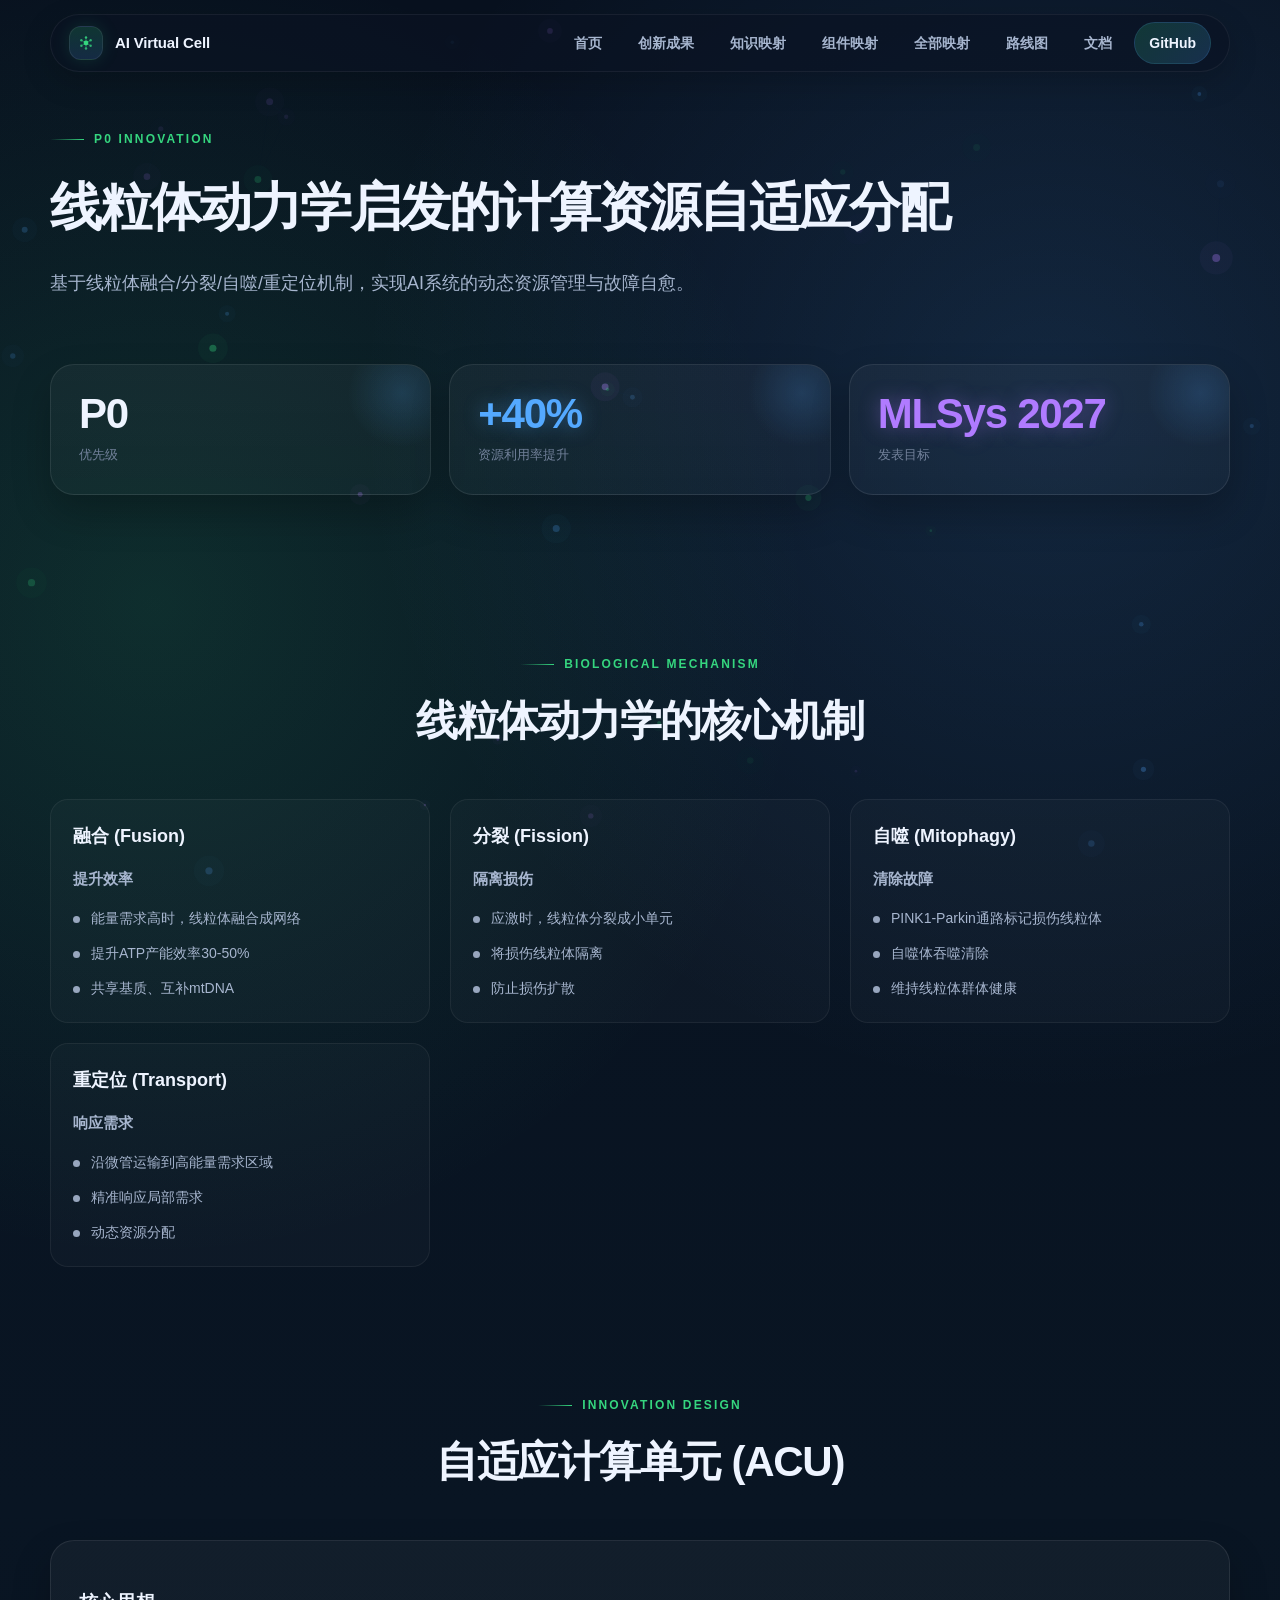
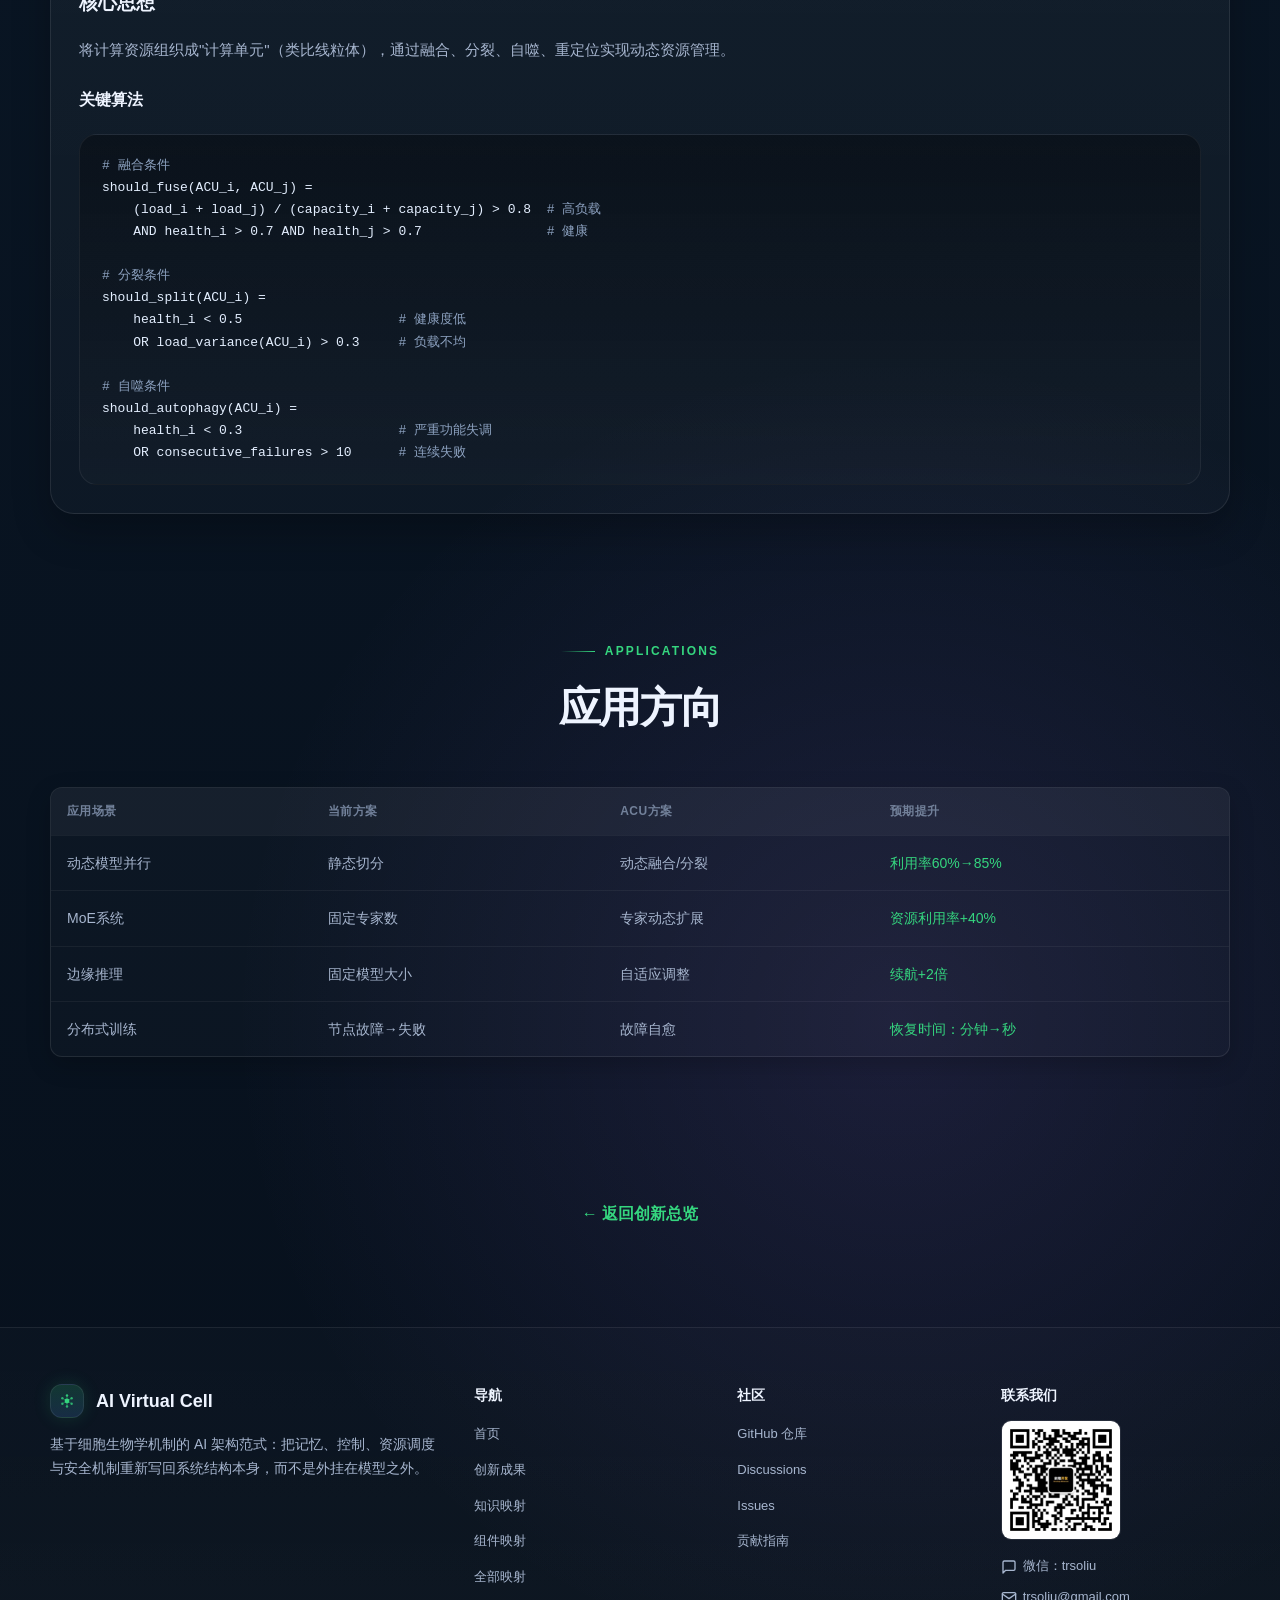
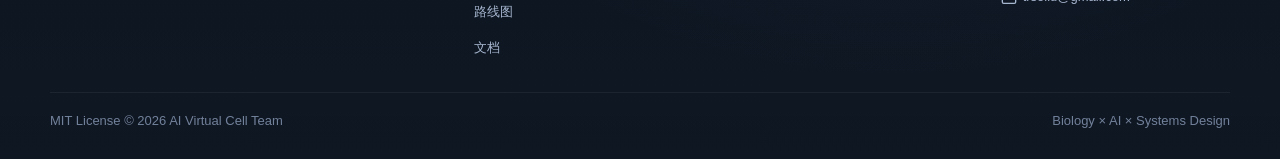
<file: website/innovations/p0-5-mitochondrial.html>
<!DOCTYPE html>
<html lang="zh-CN">
<head>
    <meta charset="UTF-8">
    <meta name="viewport" content="width=device-width, initial-scale=1.0">
    <title>P0-5: 线粒体动力学启发的计算资源自适应分配 - AI Virtual Cell</title>
    <meta name="description" content="基于线粒体融合/分裂/自噬机制，实现AI系统的动态资源管理与故障自愈，预期资源利用率提升40%。">
    <link rel="icon" href="data:image/svg+xml,<svg xmlns='http://www.w3.org/2000/svg' viewBox='0 0 100 100'><circle cx='50' cy='50' r='12' fill='%2335d67f'/></svg>">
    <link rel="stylesheet" href="../css/style.css">
</head>
<body>
    <div class="page">
        <section class="page-hero compact">
            <div class="stack reveal visible">
                <div class="eyebrow">P0 Innovation</div>
                <h1 class="page-title">线粒体动力学启发的计算资源自适应分配</h1>
                <p class="page-subtitle">基于线粒体融合/分裂/自噬/重定位机制，实现AI系统的动态资源管理与故障自愈。</p>
            </div>
        </section>

        <section class="section section-tight">
            <div class="metric-grid reveal">
                <div class="metric-card">
                    <div class="metric-value glow-amber">P0</div>
                    <div class="metric-label">优先级</div>
                </div>
                <div class="metric-card">
                    <div class="metric-value glow-blue">+40%</div>
                    <div class="metric-label">资源利用率提升</div>
                </div>
                <div class="metric-card">
                    <div class="metric-value glow-purple">MLSys 2027</div>
                    <div class="metric-label">发表目标</div>
                </div>
            </div>
        </section>

        <section class="section section-compact">
            <div class="section-header reveal">
                <div class="eyebrow">Biological Mechanism</div>
                <h2>线粒体动力学的核心机制</h2>
            </div>
            <div class="matrix-grid reveal">
                <article class="matrix-card">
                    <h3>融合 (Fusion)</h3>
                    <p class="body-copy"><strong>提升效率</strong></p>
                    <ul class="mapping-list">
                        <li>能量需求高时，线粒体融合成网络</li>
                        <li>提升ATP产能效率30-50%</li>
                        <li>共享基质、互补mtDNA</li>
                    </ul>
                </article>
                <article class="matrix-card">
                    <h3>分裂 (Fission)</h3>
                    <p class="body-copy"><strong>隔离损伤</strong></p>
                    <ul class="mapping-list">
                        <li>应激时，线粒体分裂成小单元</li>
                        <li>将损伤线粒体隔离</li>
                        <li>防止损伤扩散</li>
                    </ul>
                </article>
                <article class="matrix-card">
                    <h3>自噬 (Mitophagy)</h3>
                    <p class="body-copy"><strong>清除故障</strong></p>
                    <ul class="mapping-list">
                        <li>PINK1-Parkin通路标记损伤线粒体</li>
                        <li>自噬体吞噬清除</li>
                        <li>维持线粒体群体健康</li>
                    </ul>
                </article>
                <article class="matrix-card">
                    <h3>重定位 (Transport)</h3>
                    <p class="body-copy"><strong>响应需求</strong></p>
                    <ul class="mapping-list">
                        <li>沿微管运输到高能量需求区域</li>
                        <li>精准响应局部需求</li>
                        <li>动态资源分配</li>
                    </ul>
                </article>
            </div>
        </section>

        <section class="section section-compact">
            <div class="section-header reveal">
                <div class="eyebrow">Innovation Design</div>
                <h2>自适应计算单元 (ACU)</h2>
            </div>
            <article class="card reveal">
                <h3>核心思想</h3>
                <p class="body-copy">将计算资源组织成"计算单元"（类比线粒体），通过融合、分裂、自噬、重定位实现动态资源管理。</p>
                
                <h4 style="margin-top: 24px;">关键算法</h4>
                <pre class="code-block"><span style="color:#8da2c0;"># 融合条件</span>
should_fuse(ACU_i, ACU_j) = 
    (load_i + load_j) / (capacity_i + capacity_j) > 0.8  <span style="color:#8da2c0;"># 高负载</span>
    AND health_i > 0.7 AND health_j > 0.7                <span style="color:#8da2c0;"># 健康</span>

<span style="color:#8da2c0;"># 分裂条件</span>
should_split(ACU_i) = 
    health_i < 0.5                    <span style="color:#8da2c0;"># 健康度低</span>
    OR load_variance(ACU_i) > 0.3     <span style="color:#8da2c0;"># 负载不均</span>

<span style="color:#8da2c0;"># 自噬条件</span>
should_autophagy(ACU_i) = 
    health_i < 0.3                    <span style="color:#8da2c0;"># 严重功能失调</span>
    OR consecutive_failures > 10      <span style="color:#8da2c0;"># 连续失败</span></pre>
            </article>
        </section>

        <section class="section section-compact">
            <div class="section-header reveal">
                <div class="eyebrow">Applications</div>
                <h2>应用方向</h2>
            </div>
            <div class="table-wrapper reveal">
                <table>
                    <thead>
                        <tr>
                            <th>应用场景</th>
                            <th>当前方案</th>
                            <th>ACU方案</th>
                            <th>预期提升</th>
                        </tr>
                    </thead>
                    <tbody>
                        <tr>
                            <td class="table-strong">动态模型并行</td>
                            <td>静态切分</td>
                            <td>动态融合/分裂</td>
                            <td style="color: var(--green);">利用率60%→85%</td>
                        </tr>
                        <tr>
                            <td class="table-strong">MoE系统</td>
                            <td>固定专家数</td>
                            <td>专家动态扩展</td>
                            <td style="color: var(--green);">资源利用率+40%</td>
                        </tr>
                        <tr>
                            <td class="table-strong">边缘推理</td>
                            <td>固定模型大小</td>
                            <td>自适应调整</td>
                            <td style="color: var(--green);">续航+2倍</td>
                        </tr>
                        <tr>
                            <td class="table-strong">分布式训练</td>
                            <td>节点故障→失败</td>
                            <td>故障自愈</td>
                            <td style="color: var(--green);">恢复时间：分钟→秒</td>
                        </tr>
                    </tbody>
                </table>
            </div>
        </section>

        <section class="section section-compact">
            <div class="reveal" style="text-align: center;">
                <a href="../innovations.html" class="story-link" style="font-size: 16px;">← 返回创新总览</a>
            </div>
        </section>
    </div>

    <script src="../js/components.js"></script>
    <script src="../js/animations.js"></script>
</body>
</html>
</file>
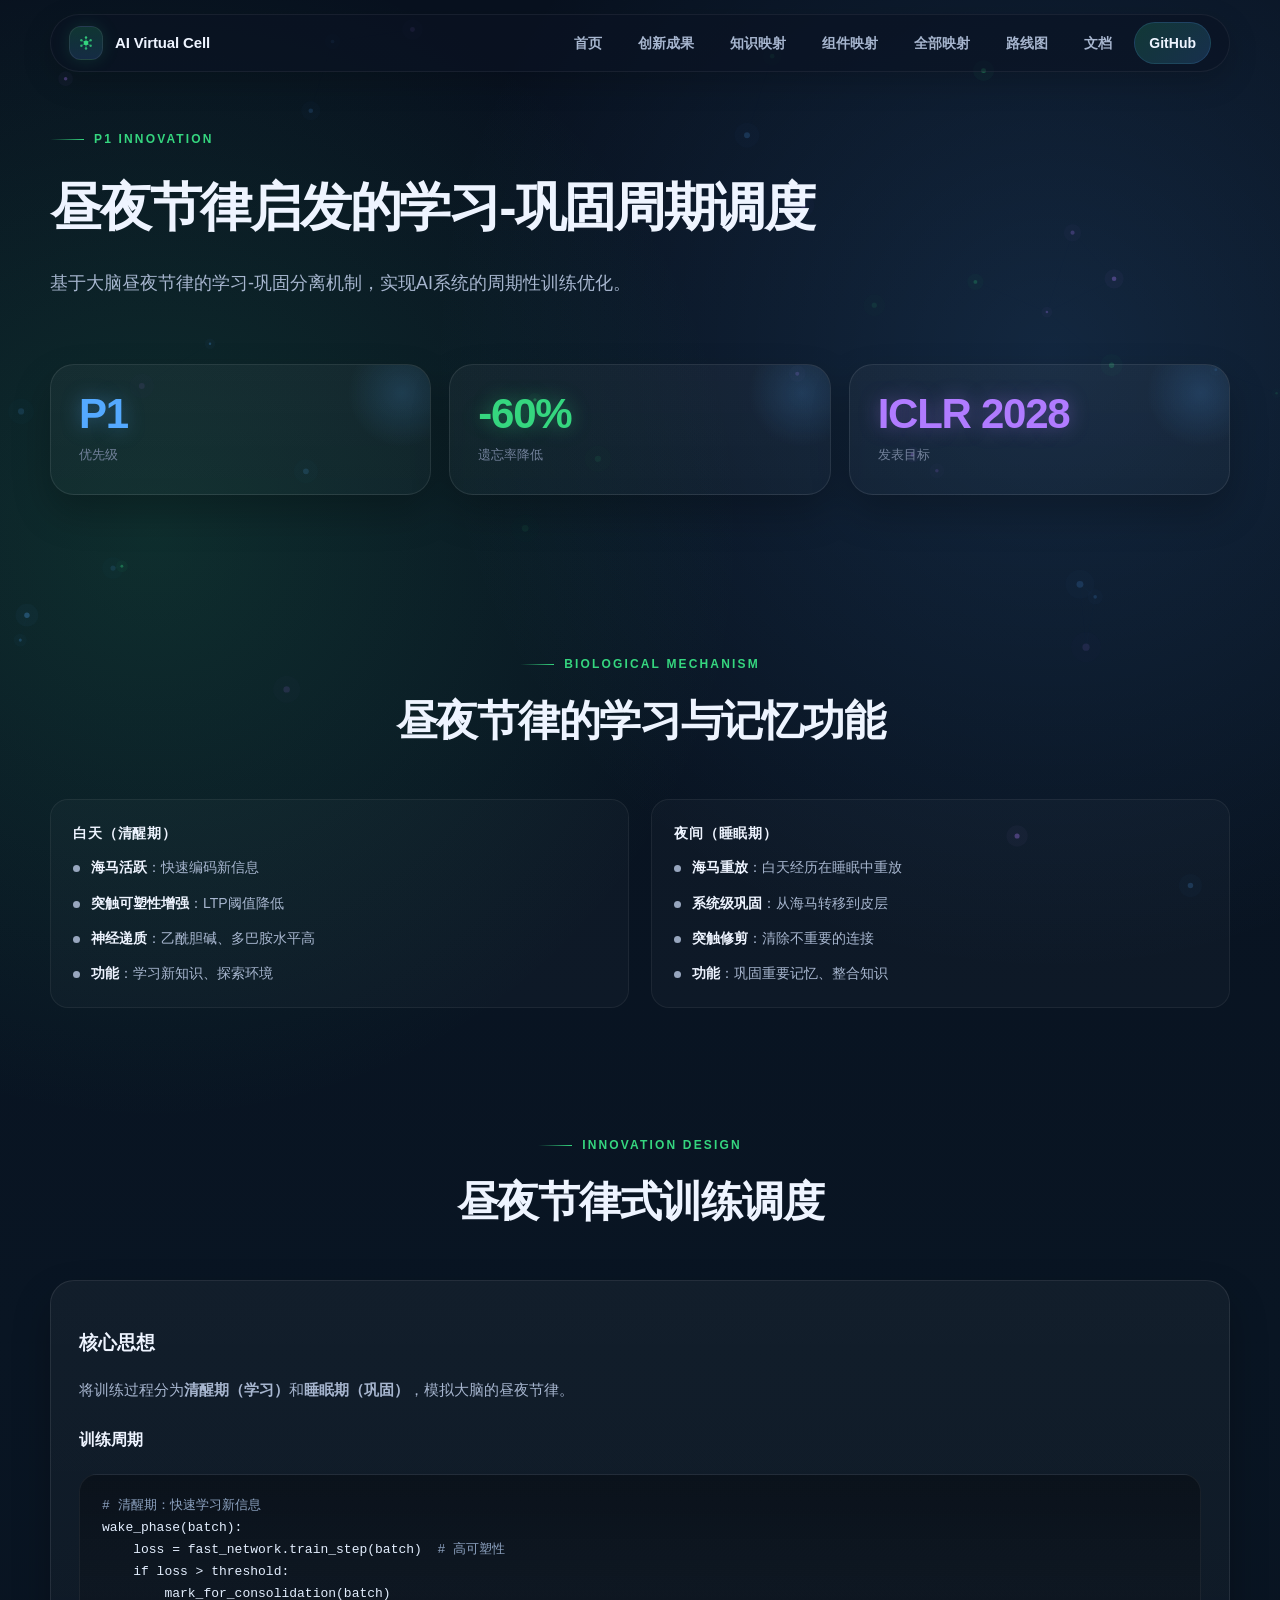
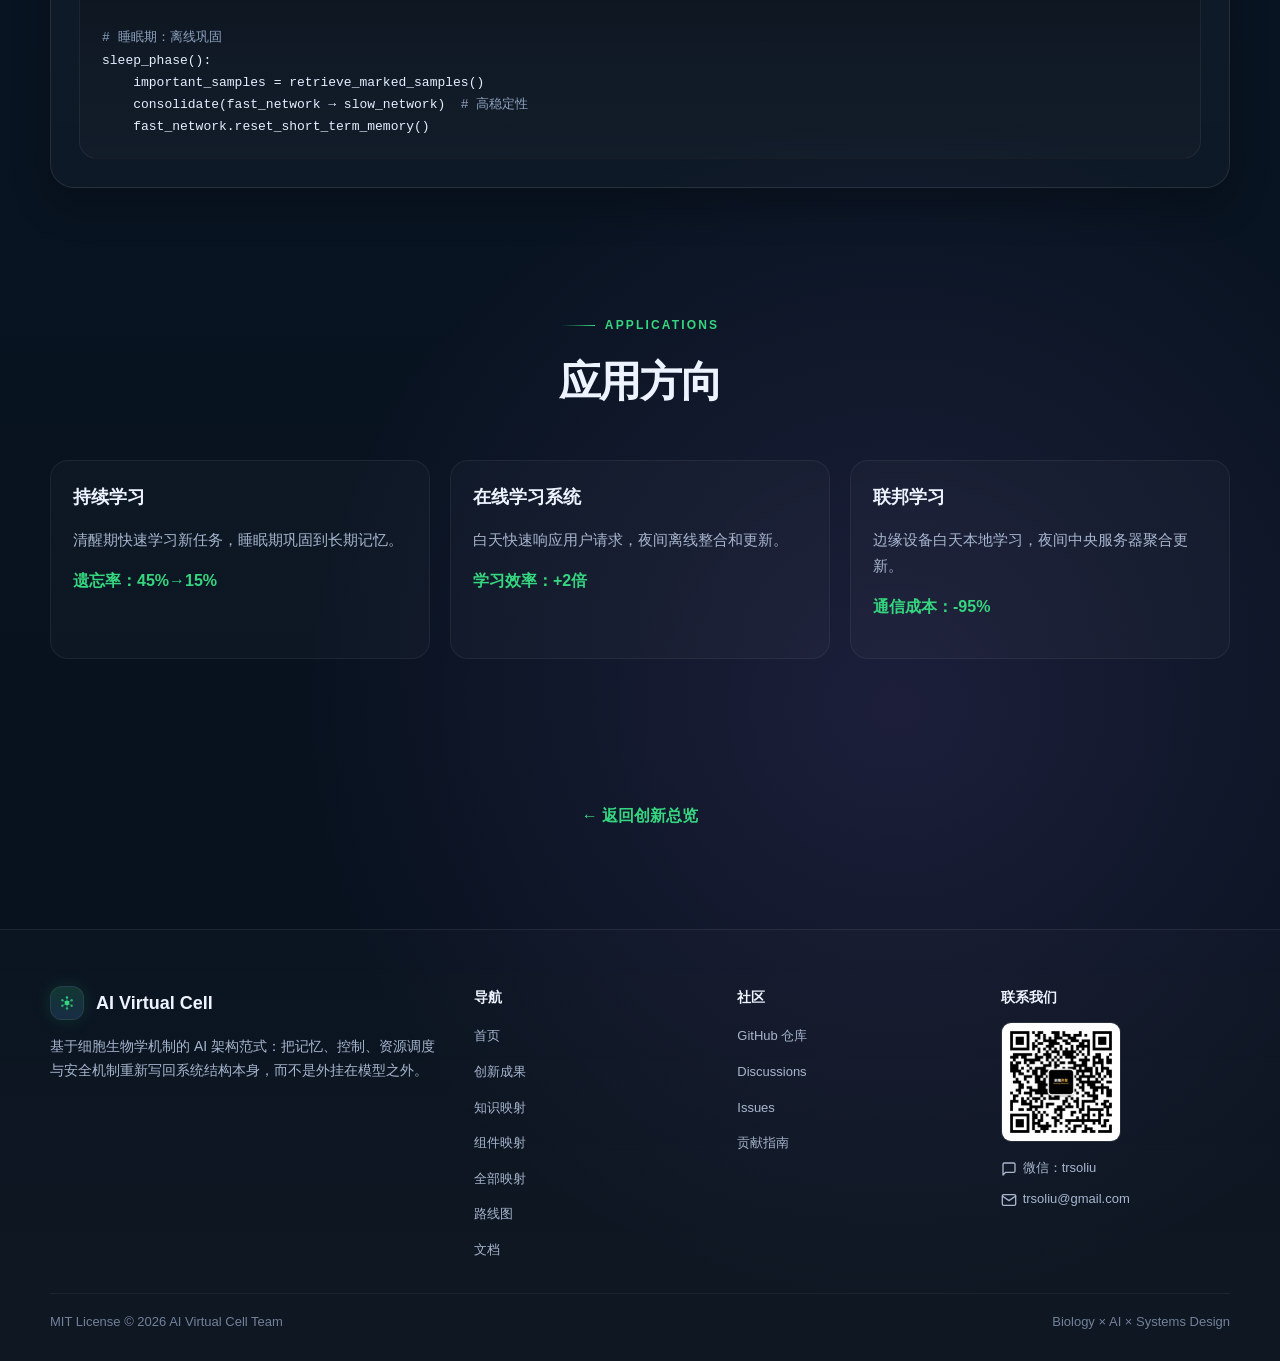
<file: website/innovations/p1-6-circadian.html>
<!DOCTYPE html>
<html lang="zh-CN">
<head>
    <meta charset="UTF-8">
    <meta name="viewport" content="width=device-width, initial-scale=1.0">
    <title>P1-6: 昼夜节律启发的学习-巩固周期调度 - AI Virtual Cell</title>
    <meta name="description" content="基于大脑昼夜节律的学习-巩固分离机制，实现AI系统的周期性训练优化，预期遗忘率降低60%。">
    <link rel="icon" href="data:image/svg+xml,<svg xmlns='http://www.w3.org/2000/svg' viewBox='0 0 100 100'><circle cx='50' cy='50' r='12' fill='%2354a9ff'/></svg>">
    <link rel="stylesheet" href="../css/style.css">
</head>
<body>
    <div class="page">
        <section class="page-hero compact">
            <div class="stack reveal visible">
                <div class="eyebrow">P1 Innovation</div>
                <h1 class="page-title">昼夜节律启发的学习-巩固周期调度</h1>
                <p class="page-subtitle">基于大脑昼夜节律的学习-巩固分离机制，实现AI系统的周期性训练优化。</p>
            </div>
        </section>

        <section class="section section-tight">
            <div class="metric-grid reveal">
                <div class="metric-card">
                    <div class="metric-value glow-blue">P1</div>
                    <div class="metric-label">优先级</div>
                </div>
                <div class="metric-card">
                    <div class="metric-value glow-green">-60%</div>
                    <div class="metric-label">遗忘率降低</div>
                </div>
                <div class="metric-card">
                    <div class="metric-value glow-purple">ICLR 2028</div>
                    <div class="metric-label">发表目标</div>
                </div>
            </div>
        </section>

        <section class="section section-compact">
            <div class="section-header reveal">
                <div class="eyebrow">Biological Mechanism</div>
                <h2>昼夜节律的学习与记忆功能</h2>
            </div>
            <div class="case-grid reveal">
                <section class="case-block">
                    <h4>白天（清醒期）</h4>
                    <ul class="mapping-list" style="color: var(--green);">
                        <li><strong>海马活跃</strong>：快速编码新信息</li>
                        <li><strong>突触可塑性增强</strong>：LTP阈值降低</li>
                        <li><strong>神经递质</strong>：乙酰胆碱、多巴胺水平高</li>
                        <li><strong>功能</strong>：学习新知识、探索环境</li>
                    </ul>
                </section>
                <section class="case-block">
                    <h4>夜间（睡眠期）</h4>
                    <ul class="mapping-list" style="color: var(--blue);">
                        <li><strong>海马重放</strong>：白天经历在睡眠中重放</li>
                        <li><strong>系统级巩固</strong>：从海马转移到皮层</li>
                        <li><strong>突触修剪</strong>：清除不重要的连接</li>
                        <li><strong>功能</strong>：巩固重要记忆、整合知识</li>
                    </ul>
                </section>
            </div>
        </section>

        <section class="section section-compact">
            <div class="section-header reveal">
                <div class="eyebrow">Innovation Design</div>
                <h2>昼夜节律式训练调度</h2>
            </div>
            <article class="card reveal">
                <h3>核心思想</h3>
                <p class="body-copy">将训练过程分为<strong>清醒期（学习）</strong>和<strong>睡眠期（巩固）</strong>，模拟大脑的昼夜节律。</p>
                
                <h4 style="margin-top: 24px;">训练周期</h4>
                <pre class="code-block"><span style="color:#8da2c0;"># 清醒期：快速学习新信息</span>
wake_phase(batch):
    loss = fast_network.train_step(batch)  <span style="color:#8da2c0;"># 高可塑性</span>
    if loss > threshold:
        mark_for_consolidation(batch)

<span style="color:#8da2c0;"># 睡眠期：离线巩固</span>
sleep_phase():
    important_samples = retrieve_marked_samples()
    consolidate(fast_network → slow_network)  <span style="color:#8da2c0;"># 高稳定性</span>
    fast_network.reset_short_term_memory()</pre>
            </article>
        </section>

        <section class="section section-compact">
            <div class="section-header reveal">
                <div class="eyebrow">Applications</div>
                <h2>应用方向</h2>
            </div>
            <div class="matrix-grid reveal">
                <article class="matrix-card">
                    <h3>持续学习</h3>
                    <p class="body-copy">清醒期快速学习新任务，睡眠期巩固到长期记忆。</p>
                    <p style="color: var(--green); font-weight: 600; margin-top: 8px;">遗忘率：45%→15%</p>
                </article>
                <article class="matrix-card">
                    <h3>在线学习系统</h3>
                    <p class="body-copy">白天快速响应用户请求，夜间离线整合和更新。</p>
                    <p style="color: var(--green); font-weight: 600; margin-top: 8px;">学习效率：+2倍</p>
                </article>
                <article class="matrix-card">
                    <h3>联邦学习</h3>
                    <p class="body-copy">边缘设备白天本地学习，夜间中央服务器聚合更新。</p>
                    <p style="color: var(--green); font-weight: 600; margin-top: 8px;">通信成本：-95%</p>
                </article>
            </div>
        </section>

        <section class="section section-compact">
            <div class="reveal" style="text-align: center;">
                <a href="../innovations.html" class="story-link" style="font-size: 16px;">← 返回创新总览</a>
            </div>
        </section>
    </div>

    <script src="../js/components.js"></script>
    <script src="../js/animations.js"></script>
</body>
</html>
</file>
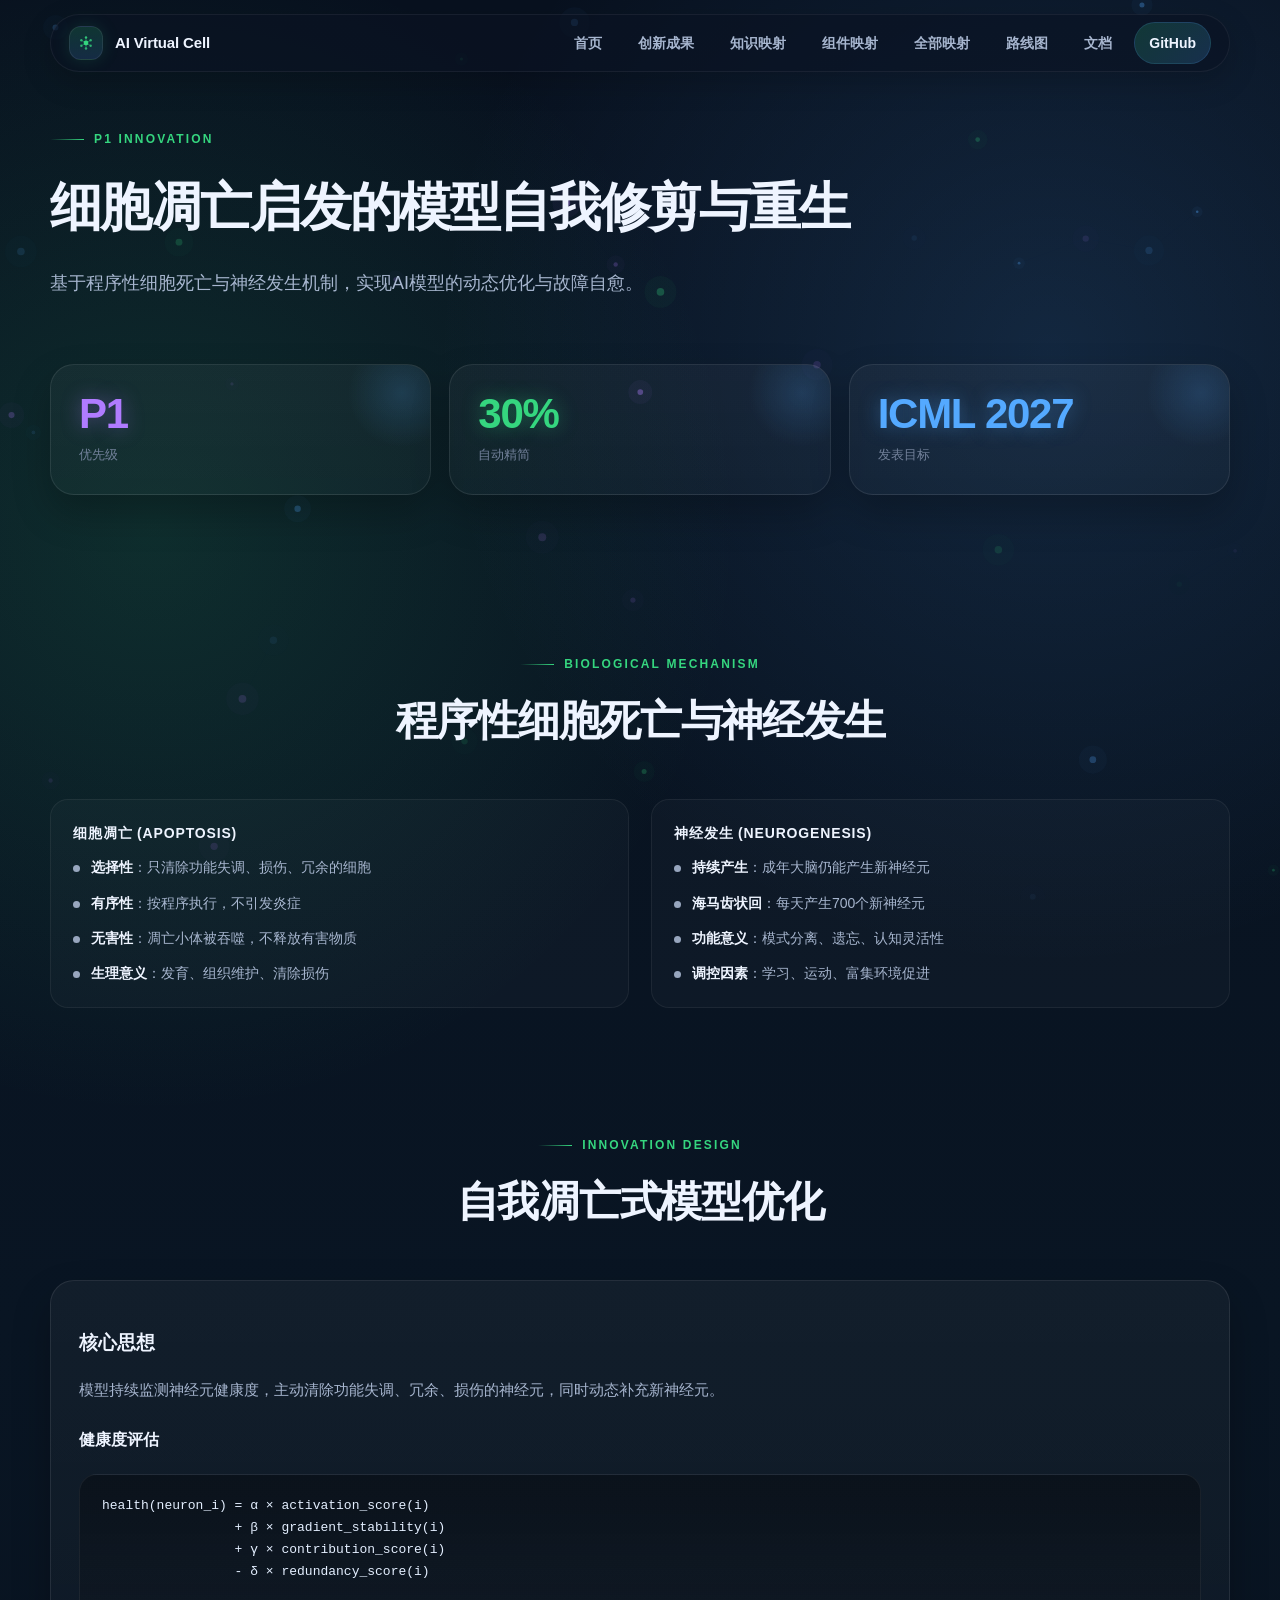
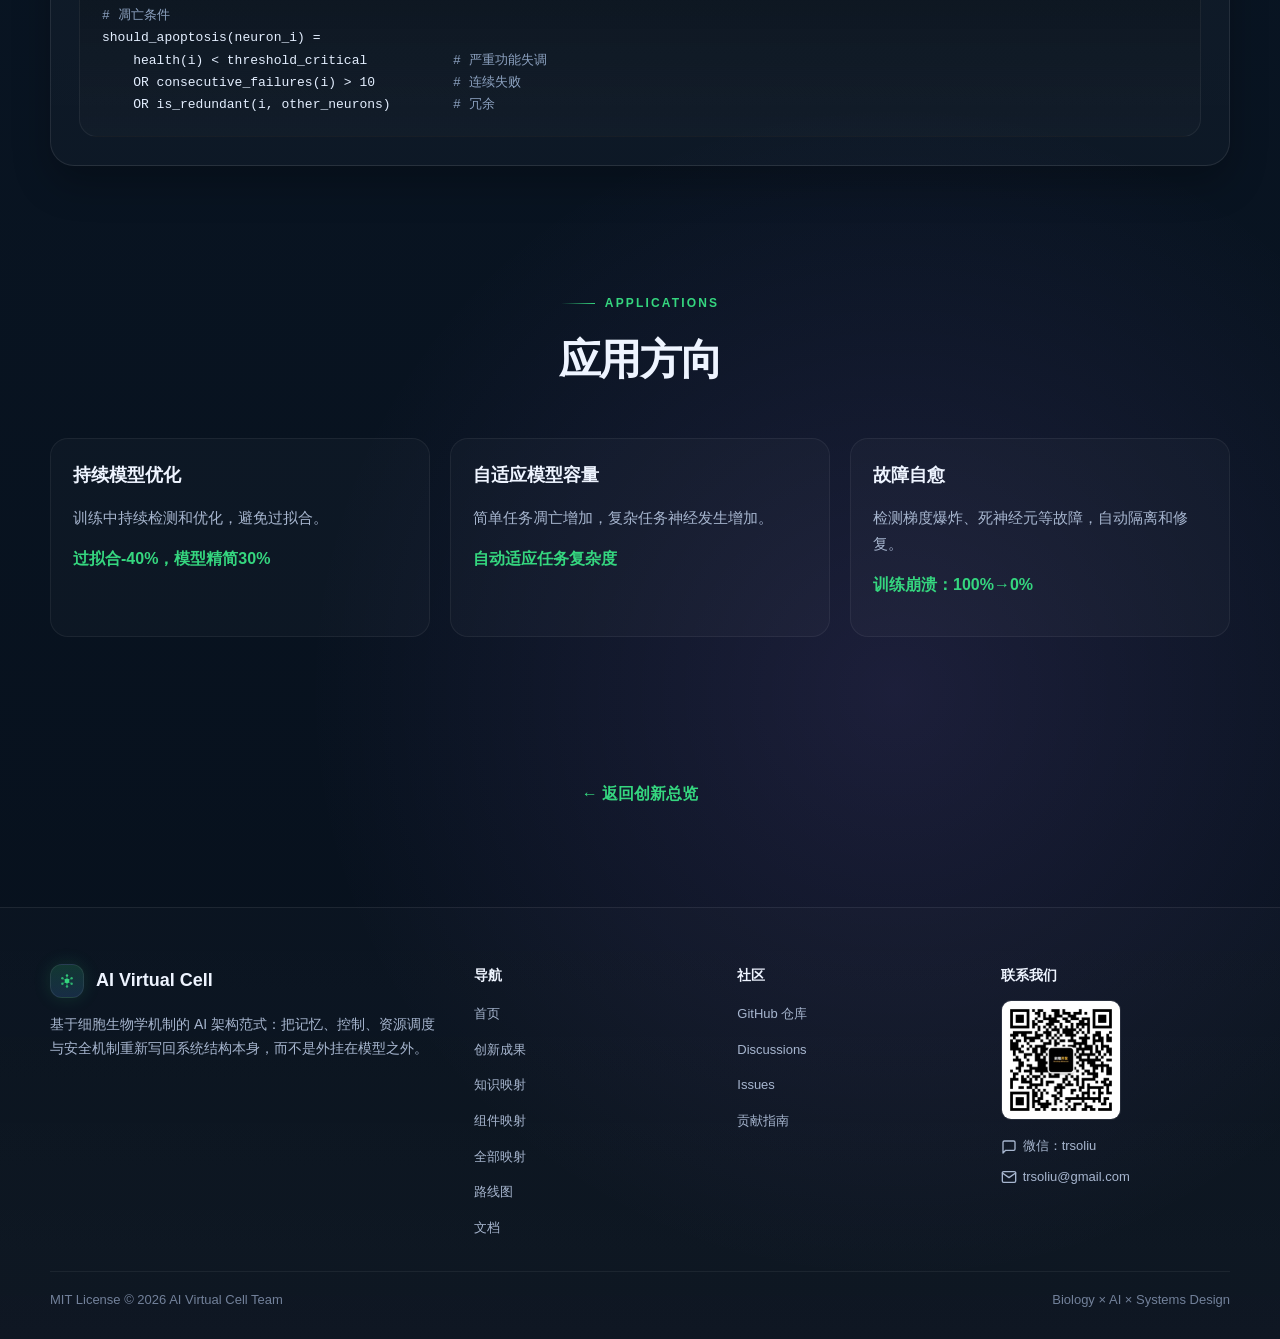
<file: website/innovations/p1-7-apoptosis.html>
<!DOCTYPE html>
<html lang="zh-CN">
<head>
    <meta charset="UTF-8">
    <meta name="viewport" content="width=device-width, initial-scale=1.0">
    <title>P1-7: 细胞凋亡启发的模型自我修剪与重生 - AI Virtual Cell</title>
    <meta name="description" content="基于程序性细胞死亡机制，实现AI模型的动态优化与故障自愈，预期自动精简30%。">
    <link rel="icon" href="data:image/svg+xml,<svg xmlns='http://www.w3.org/2000/svg' viewBox='0 0 100 100'><circle cx='50' cy='50' r='12' fill='%23b07bff'/></svg>">
    <link rel="stylesheet" href="../css/style.css">
</head>
<body>
    <div class="page">
        <section class="page-hero compact">
            <div class="stack reveal visible">
                <div class="eyebrow">P1 Innovation</div>
                <h1 class="page-title">细胞凋亡启发的模型自我修剪与重生</h1>
                <p class="page-subtitle">基于程序性细胞死亡与神经发生机制，实现AI模型的动态优化与故障自愈。</p>
            </div>
        </section>

        <section class="section section-tight">
            <div class="metric-grid reveal">
                <div class="metric-card">
                    <div class="metric-value glow-purple">P1</div>
                    <div class="metric-label">优先级</div>
                </div>
                <div class="metric-card">
                    <div class="metric-value glow-green">30%</div>
                    <div class="metric-label">自动精简</div>
                </div>
                <div class="metric-card">
                    <div class="metric-value glow-blue">ICML 2027</div>
                    <div class="metric-label">发表目标</div>
                </div>
            </div>
        </section>

        <section class="section section-compact">
            <div class="section-header reveal">
                <div class="eyebrow">Biological Mechanism</div>
                <h2>程序性细胞死亡与神经发生</h2>
            </div>
            <div class="case-grid reveal">
                <section class="case-block">
                    <h4>细胞凋亡 (Apoptosis)</h4>
                    <ul class="mapping-list" style="color: var(--purple);">
                        <li><strong>选择性</strong>：只清除功能失调、损伤、冗余的细胞</li>
                        <li><strong>有序性</strong>：按程序执行，不引发炎症</li>
                        <li><strong>无害性</strong>：凋亡小体被吞噬，不释放有害物质</li>
                        <li><strong>生理意义</strong>：发育、组织维护、清除损伤</li>
                    </ul>
                </section>
                <section class="case-block">
                    <h4>神经发生 (Neurogenesis)</h4>
                    <ul class="mapping-list" style="color: var(--green);">
                        <li><strong>持续产生</strong>：成年大脑仍能产生新神经元</li>
                        <li><strong>海马齿状回</strong>：每天产生700个新神经元</li>
                        <li><strong>功能意义</strong>：模式分离、遗忘、认知灵活性</li>
                        <li><strong>调控因素</strong>：学习、运动、富集环境促进</li>
                    </ul>
                </section>
            </div>
        </section>

        <section class="section section-compact">
            <div class="section-header reveal">
                <div class="eyebrow">Innovation Design</div>
                <h2>自我凋亡式模型优化</h2>
            </div>
            <article class="card reveal">
                <h3>核心思想</h3>
                <p class="body-copy">模型持续监测神经元健康度，主动清除功能失调、冗余、损伤的神经元，同时动态补充新神经元。</p>
                
                <h4 style="margin-top: 24px;">健康度评估</h4>
                <pre class="code-block">health(neuron_i) = α × activation_score(i) 
                 + β × gradient_stability(i)
                 + γ × contribution_score(i)
                 - δ × redundancy_score(i)

<span style="color:#8da2c0;"># 凋亡条件</span>
should_apoptosis(neuron_i) = 
    health(i) < threshold_critical           <span style="color:#8da2c0;"># 严重功能失调</span>
    OR consecutive_failures(i) > 10          <span style="color:#8da2c0;"># 连续失败</span>
    OR is_redundant(i, other_neurons)        <span style="color:#8da2c0;"># 冗余</span></pre>
            </article>
        </section>

        <section class="section section-compact">
            <div class="section-header reveal">
                <div class="eyebrow">Applications</div>
                <h2>应用方向</h2>
            </div>
            <div class="matrix-grid reveal">
                <article class="matrix-card">
                    <h3>持续模型优化</h3>
                    <p class="body-copy">训练中持续检测和优化，避免过拟合。</p>
                    <p style="color: var(--green); font-weight: 600; margin-top: 8px;">过拟合-40%，模型精简30%</p>
                </article>
                <article class="matrix-card">
                    <h3>自适应模型容量</h3>
                    <p class="body-copy">简单任务凋亡增加，复杂任务神经发生增加。</p>
                    <p style="color: var(--green); font-weight: 600; margin-top: 8px;">自动适应任务复杂度</p>
                </article>
                <article class="matrix-card">
                    <h3>故障自愈</h3>
                    <p class="body-copy">检测梯度爆炸、死神经元等故障，自动隔离和修复。</p>
                    <p style="color: var(--green); font-weight: 600; margin-top: 8px;">训练崩溃：100%→0%</p>
                </article>
            </div>
        </section>

        <section class="section section-compact">
            <div class="reveal" style="text-align: center;">
                <a href="../innovations.html" class="story-link" style="font-size: 16px;">← 返回创新总览</a>
            </div>
        </section>
    </div>

    <script src="../js/components.js"></script>
    <script src="../js/animations.js"></script>
</body>
</html>
</file>
<file: website/css/style.css>
/* AI Virtual Cell - unified deep space bio system */

:root {
    --bg-primary: #08111f;
    --bg-secondary: #0f1b2f;
    --bg-tertiary: #16253d;
    --bg-elevated: rgba(17, 29, 50, 0.82);
    --surface-soft: rgba(255, 255, 255, 0.03);
    --surface-strong: rgba(255, 255, 255, 0.06);
    --text-primary: #eef4ff;
    --text-secondary: #a7b6cf;
    --text-muted: #72819a;
    --green: #35d67f;
    --green-strong: #1fb86a;
    --green-glow: rgba(53, 214, 127, 0.28);
    --blue: #54a9ff;
    --blue-glow: rgba(84, 169, 255, 0.24);
    --purple: #b07bff;
    --purple-glow: rgba(176, 123, 255, 0.24);
    --amber: #f0b34a;
    --pink: #f670b7;
    --red: #ff6d7a;
    --border: rgba(255, 255, 255, 0.09);
    --border-strong: rgba(255, 255, 255, 0.16);
    --shadow-lg: 0 30px 70px rgba(0, 0, 0, 0.34);
    --shadow-md: 0 18px 38px rgba(0, 0, 0, 0.24);
    --radius-sm: 10px;
    --radius-md: 16px;
    --radius-lg: 24px;
    --container: 1180px;
    --section-space: 96px;
    --ease: cubic-bezier(0.22, 1, 0.36, 1);
}

* { box-sizing: border-box; }
html { scroll-behavior: smooth; }
body {
    margin: 0;
    font-family: Inter, -apple-system, BlinkMacSystemFont, "Segoe UI", "PingFang SC", "Noto Sans SC", sans-serif;
    background:
        radial-gradient(circle at 12% 18%, rgba(53, 214, 127, 0.14), transparent 22%),
        radial-gradient(circle at 82% 12%, rgba(84, 169, 255, 0.14), transparent 22%),
        radial-gradient(circle at 70% 78%, rgba(176, 123, 255, 0.12), transparent 24%),
        linear-gradient(180deg, #08111f 0%, #091523 45%, #07101c 100%);
    color: var(--text-primary);
    line-height: 1.6;
    overflow-x: hidden;
}

body::before {
    content: "";
    position: fixed;
    inset: 0;
    pointer-events: none;
    background-image:
        linear-gradient(rgba(255,255,255,0.02) 1px, transparent 1px),
        linear-gradient(90deg, rgba(255,255,255,0.02) 1px, transparent 1px);
    background-size: 48px 48px;
    mask-image: radial-gradient(circle at center, black 45%, transparent 100%);
    opacity: 0.28;
    z-index: 0;
}

a {
    color: inherit;
    text-decoration: none;
}

img, svg { display: block; }
button, input, textarea, select { font: inherit; }
button { cursor: pointer; }

:focus-visible {
    outline: 2px solid var(--blue);
    outline-offset: 3px;
}

#particles-canvas {
    position: fixed;
    inset: 0;
    width: 100%;
    height: 100%;
    pointer-events: none;
    z-index: 0;
}

.page {
    position: relative;
    z-index: 1;
    padding-top: 88px;
}

.section {
    width: min(var(--container), calc(100% - 40px));
    margin: 0 auto;
    padding: var(--section-space) 0;
}

.section-tight { padding-top: 40px; }
.section-compact { padding-top: 64px; padding-bottom: 64px; }
.section.section-wide {
    width: min(1400px, calc(100% - 40px));
}

.page-hero {
    width: min(var(--container), calc(100% - 40px));
    margin: 0 auto;
    padding: 42px 0 54px;
}

.page-hero.compact { padding-bottom: 24px; }

.eyebrow {
    display: inline-flex;
    align-items: center;
    gap: 10px;
    color: var(--green);
    font-size: 12px;
    font-weight: 700;
    letter-spacing: 0.18em;
    text-transform: uppercase;
    margin-bottom: 14px;
}

.eyebrow::before {
    content: "";
    width: 34px;
    height: 1px;
    background: linear-gradient(90deg, transparent, var(--green));
}

.page-title,
.hero-title {
    margin: 0;
    font-size: clamp(38px, 6vw, 68px);
    line-height: 1.02;
    letter-spacing: -0.04em;
    font-weight: 800;
}

.page-title { font-size: clamp(34px, 5vw, 52px); }

.page-subtitle,
.hero-subtitle,
.section-header p,
.lead {
    margin: 16px 0 0;
    color: var(--text-secondary);
    font-size: 18px;
    line-height: 1.75;
    max-width: 760px;
}

.hero-subtitle { max-width: 680px; }
.muted { color: var(--text-secondary); }
.small { font-size: 13px; color: var(--text-muted); }

.section-header {
    display: flex;
    flex-direction: column;
    gap: 10px;
    align-items: center;
    text-align: center;
    margin-bottom: 56px;
}

.section-header h2 {
    margin: 0;
    font-size: clamp(28px, 4vw, 42px);
    line-height: 1.08;
    letter-spacing: -0.03em;
}

.hero-grid,
.split-layout,
.mapping-layout,
.doc-layout,
.timeline-summary,
.contribute-layout {
    display: grid;
    gap: 28px;
}

.hero-grid { grid-template-columns: 1.15fr 0.85fr; align-items: center; }
.split-layout,
.mapping-layout,
.doc-layout,
.contribute-layout { grid-template-columns: repeat(2, minmax(0, 1fr)); }
.timeline-summary { grid-template-columns: repeat(3, minmax(0, 1fr)); }

.grid-2,
.grid-3,
.grid-4 {
    display: grid;
    gap: 24px;
}
.grid-2 { grid-template-columns: repeat(2, minmax(0, 1fr)); }
.grid-3 { grid-template-columns: repeat(3, minmax(0, 1fr)); }
.grid-4 { grid-template-columns: repeat(4, minmax(0, 1fr)); }

.surface,
.card,
.glass-card,
.metric-card,
.flow-card,
.doc-card,
.case-panel,
.story-block {
    border: 1px solid var(--border);
    border-radius: var(--radius-lg);
    background: linear-gradient(180deg, rgba(255,255,255,0.04), rgba(255,255,255,0.025));
    box-shadow: var(--shadow-md);
}

.card,
.glass-card,
.metric-card,
.flow-card,
.doc-card,
.case-panel,
.story-block {
    padding: 28px;
}

.glass-card {
    background: linear-gradient(180deg, rgba(255,255,255,0.07), rgba(255,255,255,0.035));
    backdrop-filter: blur(14px);
    -webkit-backdrop-filter: blur(14px);
}

.card:hover,
.doc-card:hover,
.metric-card:hover,
.story-block:hover {
    transform: translateY(-4px);
    border-color: rgba(84, 169, 255, 0.22);
    box-shadow: var(--shadow-lg);
}

.card,
.doc-card,
.metric-card,
.story-block,
.case-tab,
.btn,
.nav-links a,
.nav-github,
.mobile-menu a {
    transition:
        transform 220ms var(--ease),
        background-color 220ms var(--ease),
        border-color 220ms var(--ease),
        color 220ms var(--ease),
        box-shadow 220ms var(--ease),
        opacity 220ms var(--ease);
}

.metric-grid,
.stats-grid { display: grid; gap: 18px; }
.metric-grid { grid-template-columns: repeat(3, minmax(0, 1fr)); }
.stats-grid { grid-template-columns: repeat(4, minmax(0, 1fr)); }

.metric-card,
.stat-card {
    text-align: left;
    position: relative;
    overflow: hidden;
}

.metric-card::before,
.stat-card::before {
    content: "";
    position: absolute;
    top: -28px;
    right: -28px;
    width: 112px;
    height: 112px;
    border-radius: 999px;
    background: radial-gradient(circle, rgba(84,169,255,0.16), transparent 68%);
}

.metric-value,
.stat-value {
    font-size: clamp(28px, 4vw, 42px);
    font-weight: 800;
    line-height: 1;
    letter-spacing: -0.03em;
}

.metric-label,
.stat-label {
    margin-top: 10px;
    font-size: 13px;
    color: var(--text-muted);
}

.stack { display: grid; gap: 18px; }
.stack-sm { display: grid; gap: 12px; }
.inline-stack { display: flex; flex-wrap: wrap; gap: 10px; }

.hero-actions,
.cta-row,
.card-actions {
    display: flex;
    gap: 14px;
    flex-wrap: wrap;
    align-items: center;
}

.btn {
    min-height: 46px;
    display: inline-flex;
    align-items: center;
    justify-content: center;
    gap: 8px;
    border-radius: 999px;
    padding: 0 20px;
    font-size: 14px;
    font-weight: 600;
    border: 1px solid transparent;
}

.btn-primary {
    color: #06111e;
    background: linear-gradient(135deg, var(--green), #6de2a3);
    box-shadow: 0 8px 24px var(--green-glow);
}

.btn-primary:hover {
    transform: translateY(-2px);
    box-shadow: 0 14px 32px var(--green-glow);
}

.btn-outline {
    color: var(--text-primary);
    border-color: var(--border-strong);
    background: rgba(255,255,255,0.02);
}

.btn-outline:hover {
    transform: translateY(-2px);
    border-color: rgba(84, 169, 255, 0.42);
    box-shadow: 0 10px 28px rgba(84, 169, 255, 0.12);
}

.priority-filter.active {
    color: var(--text-primary);
    background: linear-gradient(135deg, rgba(84,169,255,0.18), rgba(84,169,255,0.08));
    border-color: rgba(84,169,255,0.4);
    box-shadow: 0 8px 20px rgba(84,169,255,0.16);
}

.tag {
    display: inline-flex;
    align-items: center;
    gap: 6px;
    min-height: 28px;
    padding: 0 10px;
    border-radius: 999px;
    font-size: 12px;
    font-weight: 700;
    border: 1px solid transparent;
}
.tag-green { color: #9cecbc; background: rgba(53,214,127,0.12); border-color: rgba(53,214,127,0.22); }
.tag-blue { color: #b9dcff; background: rgba(84,169,255,0.14); border-color: rgba(84,169,255,0.24); }
.tag-purple { color: #ddc8ff; background: rgba(176,123,255,0.14); border-color: rgba(176,123,255,0.24); }
.tag-pink { color: #ffc8e4; background: rgba(246,112,183,0.14); border-color: rgba(246,112,183,0.24); }
.tag-amber { color: #ffd99b; background: rgba(240,179,74,0.14); border-color: rgba(240,179,74,0.24); }
.tag-red { color: #ffb5bc; background: rgba(255,109,122,0.14); border-color: rgba(255,109,122,0.26); }

.glow-green { color: var(--green); text-shadow: 0 0 20px rgba(53, 214, 127, 0.26); }
.glow-blue { color: var(--blue); text-shadow: 0 0 20px rgba(84, 169, 255, 0.22); }
.glow-purple { color: var(--purple); text-shadow: 0 0 20px rgba(176, 123, 255, 0.22); }

.icon-badge {
    width: 48px;
    height: 48px;
    display: inline-flex;
    align-items: center;
    justify-content: center;
    border-radius: 14px;
    border: 1px solid var(--border);
    background: linear-gradient(180deg, rgba(255,255,255,0.08), rgba(255,255,255,0.03));
    box-shadow: inset 0 1px 0 rgba(255,255,255,0.06);
}

.icon-badge svg {
    width: 22px;
    height: 22px;
    stroke: currentColor;
}

.icon-green { color: var(--green); }
.icon-blue { color: var(--blue); }
.icon-purple { color: var(--purple); }
.icon-amber { color: var(--amber); }
.icon-red { color: var(--red); }

.kicker {
    display: flex;
    align-items: center;
    gap: 12px;
    margin-bottom: 18px;
}

.card-title {
    margin: 0;
    font-size: 22px;
    line-height: 1.15;
    letter-spacing: -0.02em;
}

.card-subtitle {
    margin: 6px 0 0;
    color: var(--text-muted);
    font-size: 14px;
}

.copy,
.body-copy {
    color: var(--text-secondary);
    font-size: 15px;
    line-height: 1.75;
}

.list-clean,
.mapping-list,
.check-list,
.step-list {
    list-style: none;
    padding: 0;
    margin: 0;
    display: grid;
    gap: 12px;
}

.list-clean li,
.mapping-list li,
.check-list li,
.step-list li {
    position: relative;
    padding-left: 18px;
    color: var(--text-secondary);
    font-size: 14px;
    line-height: 1.65;
}

.list-clean li::before,
.mapping-list li::before,
.check-list li::before,
.step-list li::before {
    content: "";
    position: absolute;
    left: 0;
    top: 9px;
    width: 7px;
    height: 7px;
    border-radius: 999px;
    background: currentColor;
    opacity: 0.9;
}

.list-clean li strong,
.mapping-list li strong { color: var(--text-primary); }

.divider-list {
    display: grid;
    gap: 0;
    list-style: none;
    padding: 0;
    margin: 0;
}

.divider-list li {
    padding: 14px 0;
    border-bottom: 1px solid var(--border);
    color: var(--text-secondary);
    font-size: 14px;
}
.divider-list li:last-child { border-bottom: none; }

.reveal {
    opacity: 0;
    transform: translateY(30px);
    transition: opacity 0.7s var(--ease), transform 0.7s var(--ease);
}
.reveal.visible {
    opacity: 1;
    transform: translateY(0);
}
.reveal-delay-1 { transition-delay: 0.08s; }
.reveal-delay-2 { transition-delay: 0.16s; }
.reveal-delay-3 { transition-delay: 0.24s; }
.reveal-delay-4 { transition-delay: 0.32s; }

.nav {
    position: fixed;
    inset: 0 0 auto 0;
    z-index: 100;
    padding: 14px 0;
}

.nav.scrolled {
    background: rgba(7, 16, 28, 0.78);
    backdrop-filter: blur(18px);
    -webkit-backdrop-filter: blur(18px);
    border-bottom: 1px solid rgba(255,255,255,0.07);
}

.nav-inner {
    width: min(var(--container), calc(100% - 40px));
    margin: 0 auto;
    min-height: 58px;
    padding: 0 18px;
    display: flex;
    align-items: center;
    justify-content: space-between;
    border: 1px solid rgba(255,255,255,0.06);
    border-radius: 999px;
    background: rgba(10, 19, 34, 0.62);
    box-shadow: 0 10px 30px rgba(0,0,0,0.18);
}

.nav-logo {
    display: inline-flex;
    align-items: center;
    gap: 12px;
    color: var(--text-primary);
    font-size: 15px;
    font-weight: 700;
    letter-spacing: -0.01em;
}

.nav-mark {
    width: 34px;
    height: 34px;
    display: inline-flex;
    align-items: center;
    justify-content: center;
    border-radius: 12px;
    background: linear-gradient(180deg, rgba(53,214,127,0.18), rgba(84,169,255,0.16));
    border: 1px solid rgba(255,255,255,0.08);
    box-shadow: 0 0 18px rgba(53,214,127,0.14);
}

.nav-mark svg {
    width: 18px;
    height: 18px;
    color: var(--green);
}

.nav-links {
    display: flex;
    align-items: center;
    gap: 8px;
    list-style: none;
    margin: 0;
    padding: 0;
}

.nav-links a {
    display: inline-flex;
    min-height: 42px;
    align-items: center;
    justify-content: center;
    padding: 0 14px;
    border-radius: 999px;
    color: var(--text-secondary);
    font-size: 14px;
    font-weight: 600;
}

.nav-links a:hover,
.nav-links a.active {
    color: var(--text-primary);
    background: rgba(255,255,255,0.06);
}

.nav-github {
    background: linear-gradient(135deg, rgba(53,214,127,0.18), rgba(84,169,255,0.18));
    border: 1px solid rgba(84,169,255,0.16);
    color: var(--text-primary) !important;
}

.nav-github:hover {
    transform: translateY(-1px);
    box-shadow: 0 10px 22px rgba(84,169,255,0.12);
}

.nav-toggle {
    display: none;
    width: 44px;
    height: 44px;
    border-radius: 12px;
    border: 1px solid rgba(255,255,255,0.08);
    background: rgba(255,255,255,0.04);
    color: var(--text-primary);
}

.mobile-menu {
    display: none;
    position: fixed;
    top: 80px;
    left: 20px;
    right: 20px;
    z-index: 99;
    padding: 14px;
    border-radius: 20px;
    border: 1px solid rgba(255,255,255,0.08);
    background: rgba(11, 21, 37, 0.94);
    box-shadow: var(--shadow-lg);
}
.mobile-menu.active { display: grid; gap: 8px; }
.mobile-menu a {
    min-height: 44px;
    display: flex;
    align-items: center;
    padding: 0 14px;
    border-radius: 12px;
    color: var(--text-secondary);
}
.mobile-menu a:hover,
.mobile-menu a.active {
    background: rgba(255,255,255,0.06);
    color: var(--text-primary);
}

.hero-visual,
.orbit-panel {
    position: relative;
    min-height: 420px;
}

.orbit-panel {
    border-radius: 30px;
    border: 1px solid rgba(255,255,255,0.1);
    background:
        radial-gradient(circle at 48% 45%, rgba(53,214,127,0.16), transparent 42%),
        radial-gradient(circle at 72% 28%, rgba(84,169,255,0.08), transparent 32%),
        linear-gradient(180deg, rgba(255,255,255,0.05), rgba(255,255,255,0.02));
    overflow: hidden;
    box-shadow: var(--shadow-lg), inset 0 1px 0 rgba(255,255,255,0.08);
}

.orbit-grid {
    position: absolute;
    inset: 0;
    background-image:
        radial-gradient(circle, rgba(255,255,255,0.06) 1px, transparent 1px),
        linear-gradient(rgba(255,255,255,0.02) 1px, transparent 1px),
        linear-gradient(90deg, rgba(255,255,255,0.02) 1px, transparent 1px);
    background-size: 20px 20px, 64px 64px, 64px 64px;
    opacity: 0.35;
}

.orbit-ring,
.orbit-core,
.orbit-node {
    position: absolute;
    border-radius: 999px;
}

.orbit-ring {
    inset: 56px;
    border: 1px solid rgba(84,169,255,0.18);
    box-shadow: 0 0 20px rgba(84,169,255,0.08);
    animation: orbit-ring-rotate 40s linear infinite;
}

.orbit-ring.ring-2 {
    inset: 110px;
    border-color: rgba(176,123,255,0.18);
    box-shadow: 0 0 16px rgba(176,123,255,0.06);
    animation: orbit-ring-rotate 60s linear infinite reverse;
}

@keyframes orbit-ring-rotate {
    from { transform: rotate(0deg); }
    to { transform: rotate(360deg); }
}

.orbit-core {
    inset: calc(50% - 62px);
    width: 124px;
    height: 124px;
    background: radial-gradient(circle at 32% 32%, rgba(127,255,186,0.95), rgba(53,214,127,0.7) 35%, rgba(29,115,80,0.5) 60%, rgba(9,24,39,0.9) 85%);
    box-shadow:
        0 0 50px rgba(53,214,127,0.32),
        0 0 100px rgba(53,214,127,0.16),
        inset 0 2px 8px rgba(255,255,255,0.2);
    animation: core-pulse 4s ease-in-out infinite;
}

@keyframes core-pulse {
    0%, 100% {
        box-shadow: 0 0 50px rgba(53,214,127,0.32), 0 0 100px rgba(53,214,127,0.16), inset 0 2px 8px rgba(255,255,255,0.2);
        transform: scale(1);
    }
    50% {
        box-shadow: 0 0 60px rgba(53,214,127,0.4), 0 0 120px rgba(53,214,127,0.2), inset 0 2px 8px rgba(255,255,255,0.25);
        transform: scale(1.05);
    }
}

.orbit-node {
    width: 70px;
    height: 70px;
    border: 1px solid rgba(255,255,255,0.12);
    background: linear-gradient(135deg, rgba(8,17,31,0.85), rgba(15,27,47,0.75));
    backdrop-filter: blur(8px);
    display: flex;
    align-items: center;
    justify-content: center;
    box-shadow:
        0 12px 28px rgba(0,0,0,0.3),
        inset 0 1px 0 rgba(255,255,255,0.08);
    transition: all 320ms var(--ease);
    animation: orbit-node-float 3s ease-in-out infinite;
}

@keyframes orbit-node-float {
    0%, 100% { transform: translateY(0); }
    50% { transform: translateY(-8px); }
}

.orbit-node:hover {
    transform: scale(1.08) translateY(-4px);
    border-color: currentColor;
    box-shadow:
        0 16px 36px rgba(0,0,0,0.4),
        0 0 24px currentColor,
        inset 0 1px 0 rgba(255,255,255,0.12);
    animation: none;
}

.orbit-node svg {
    width: 24px;
    height: 24px;
    animation: orbit-node-icon-pulse 2.4s ease-in-out infinite;
}

.orbit-node:hover svg {
    animation: orbit-node-icon-spin 0.6s ease-out;
}

@keyframes orbit-node-icon-pulse {
    0%, 100% { opacity: 0.8; transform: scale(1); }
    50% { opacity: 1; transform: scale(1.1); }
}

@keyframes orbit-node-icon-spin {
    from { transform: rotate(0deg) scale(1); }
    to { transform: rotate(360deg) scale(1.15); }
}

.node-a {
    top: 62px;
    left: 56px;
    color: var(--green);
    animation-delay: 0s;
}

.node-b {
    top: 96px;
    right: 64px;
    color: var(--blue);
    animation-delay: 0.75s;
}

.node-c {
    bottom: 82px;
    left: 82px;
    color: var(--purple);
    animation-delay: 1.5s;
}

.node-d {
    bottom: 58px;
    right: 110px;
    color: var(--amber);
    animation-delay: 2.25s;
}
.node-d { bottom: 58px; right: 110px; color: var(--amber); }

.hero-notes {
    position: absolute;
    left: 30px;
    right: 30px;
    bottom: 28px;
    display: grid;
    grid-template-columns: repeat(2, minmax(0, 1fr));
    gap: 12px;
}

.note-chip {
    padding: 14px 16px;
    border-radius: 16px;
    border: 1px solid rgba(255,255,255,0.1);
    background: linear-gradient(135deg, rgba(8,17,31,0.88), rgba(15,27,47,0.82));
    backdrop-filter: blur(12px);
    color: var(--text-secondary);
    font-size: 13px;
    line-height: 1.5;
    box-shadow: 0 8px 16px rgba(0,0,0,0.2);
    transition: all 280ms var(--ease);
}
.note-chip:hover {
    transform: translateY(-2px);
    border-color: rgba(255,255,255,0.16);
    box-shadow: 0 12px 24px rgba(0,0,0,0.3);
}
.note-chip strong {
    display: block;
    color: var(--text-primary);
    font-weight: 700;
    margin-bottom: 5px;
    font-size: 14px;
}

.comparison-grid { display: grid; grid-template-columns: repeat(2, minmax(0, 1fr)); gap: 24px; }
.comparison-card { padding: 28px; }
.comparison-card.alert { border-color: rgba(255,109,122,0.18); }
.comparison-card.good { border-color: rgba(53,214,127,0.18); }
.comparison-card h3 { margin: 0 0 16px; font-size: 18px; }

.nav-cards { display: grid; grid-template-columns: repeat(3, minmax(0, 1fr)); gap: 24px; }
.story-block h3,
.doc-card h3,
.metric-card h3 { margin: 0; }
.story-block p,
.doc-card p { margin: 10px 0 0; }
.story-link { color: var(--green); font-size: 13px; font-weight: 700; margin-top: 16px; display: inline-flex; align-items: center; gap: 8px; }

.table-wrapper {
    overflow: auto;
    border: 1px solid var(--border);
    border-radius: 18px;
    background: rgba(255,255,255,0.02);
}
.table-wrapper table {
    width: 100%;
    border-collapse: collapse;
    min-width: 720px;
}
.table-wrapper th {
    text-align: left;
    padding: 14px 16px;
    background: rgba(255,255,255,0.04);
    color: var(--text-muted);
    font-size: 12px;
    font-weight: 700;
    letter-spacing: 0.04em;
    text-transform: uppercase;
}
.table-wrapper td {
    padding: 16px;
    font-size: 14px;
    border-top: 1px solid rgba(255,255,255,0.05);
    color: var(--text-secondary);
    vertical-align: top;
}
.table-wrapper td strong,
.table-wrapper td .table-strong { color: var(--text-primary); }

.code-block {
    margin: 0;
    padding: 20px 22px;
    border-radius: 18px;
    border: 1px solid rgba(255,255,255,0.06);
    background: linear-gradient(180deg, rgba(0,0,0,0.32), rgba(255,255,255,0.02));
    font-family: "JetBrains Mono", "Fira Code", Menlo, monospace;
    font-size: 13px;
    line-height: 1.7;
    color: #e4efff;
    overflow: auto;
}

.timeline {
    position: relative;
    padding-left: 36px;
}
.timeline::before {
    content: "";
    position: absolute;
    left: 8px;
    top: 0;
    bottom: 0;
    width: 2px;
    background: linear-gradient(180deg, var(--green), var(--blue), var(--purple));
}
.timeline-item {
    position: relative;
    margin-bottom: 30px;
    padding-left: 22px;
}
.timeline-item::before {
    content: "";
    position: absolute;
    left: -36px;
    top: 12px;
    width: 18px;
    height: 18px;
    border-radius: 999px;
    background: var(--bg-primary);
    border: 3px solid var(--green);
    box-shadow: 0 0 14px var(--green-glow);
}
.timeline-item.future::before {
    border-color: rgba(255,255,255,0.2);
    box-shadow: none;
}
.timeline-item.active::before { background: var(--green); }

.progress-item { display: grid; gap: 8px; }
.progress-head { display: flex; justify-content: space-between; gap: 14px; font-size: 13px; color: var(--text-secondary); }
.progress-track {
    height: 8px;
    border-radius: 999px;
    background: rgba(255,255,255,0.06);
    overflow: hidden;
}
.progress-bar {
    height: 100%;
    width: 0;
    border-radius: inherit;
    transition: width 800ms var(--ease);
}
.progress-bar.green { background: linear-gradient(90deg, var(--green), #6be4a3); }
.progress-bar.blue { background: linear-gradient(90deg, var(--blue), #91c4ff); }
.progress-bar.purple { background: linear-gradient(90deg, var(--purple), #d4b7ff); }

.mapping-overview {
    display: grid;
    gap: 26px;
}

.flow-grid {
    display: grid;
    grid-template-columns: repeat(4, minmax(0, 1fr));
    gap: 18px;
}
.flow-card {
    position: relative;
    min-height: 100%;
}
.flow-card::after {
    content: "";
    position: absolute;
    top: 50%;
    right: -12px;
    width: 24px;
    height: 1px;
    background: linear-gradient(90deg, rgba(84,169,255,0.0), rgba(84,169,255,0.55));
}
.flow-card:last-child::after { display: none; }
.flow-index {
    width: 32px;
    height: 32px;
    display: inline-flex;
    align-items: center;
    justify-content: center;
    border-radius: 999px;
    color: #06111e;
    font-size: 12px;
    font-weight: 800;
    background: linear-gradient(135deg, var(--green), #6de2a3);
    margin-bottom: 12px;
}

.mapping-strands {
    display: grid;
    grid-template-columns: 1fr auto 1fr;
    gap: 18px;
    align-items: stretch;
}

.axis-card {
    padding: 26px;
    border-radius: 22px;
    border: 1px solid var(--border);
    background: linear-gradient(180deg, rgba(255,255,255,0.05), rgba(255,255,255,0.02));
}
.axis-card h3 { margin: 0 0 14px; font-size: 18px; }
.axis-card .axis-label { color: var(--text-muted); font-size: 12px; text-transform: uppercase; letter-spacing: 0.08em; }

.bridge-column {
    display: grid;
    align-items: center;
    gap: 12px;
    padding: 14px 0;
}
.bridge-pill {
    min-width: 138px;
    text-align: center;
    padding: 12px 14px;
    border-radius: 999px;
    border: 1px solid rgba(84,169,255,0.18);
    background: rgba(84,169,255,0.07);
    color: var(--text-primary);
    font-size: 13px;
    font-weight: 700;
}

.case-shell {
    display: grid;
    gap: 22px;
}
.case-nav {
    display: grid;
    grid-template-columns: repeat(auto-fit, minmax(160px, 1fr));
    gap: 12px;
}
.case-tab {
    min-height: 82px;
    display: grid;
    align-content: start;
    gap: 7px;
    padding: 16px 18px;
    text-align: left;
    border-radius: 18px;
    border: 1px solid rgba(255,255,255,0.08);
    background: linear-gradient(135deg, rgba(255,255,255,0.04), rgba(255,255,255,0.02));
    color: var(--text-secondary);
    position: relative;
    overflow: hidden;
}
.case-tab::before {
    content: "";
    position: absolute;
    inset: 0;
    background: linear-gradient(135deg, rgba(84,169,255,0.0), rgba(84,169,255,0.05));
    opacity: 0;
    transition: opacity 280ms var(--ease);
}
.case-tab:hover {
    border-color: rgba(84,169,255,0.22);
    transform: translateY(-3px);
    box-shadow: 0 8px 20px rgba(0,0,0,0.15);
}
.case-tab:hover::before { opacity: 1; }
.case-tab.active {
    color: var(--text-primary);
    background: linear-gradient(135deg, rgba(84,169,255,0.18), rgba(84,169,255,0.08));
    border-color: rgba(84,169,255,0.4);
    box-shadow:
        0 14px 32px rgba(84,169,255,0.16),
        inset 0 1px 0 rgba(255,255,255,0.1);
    transform: translateY(-2px);
}
.case-tab.active::before { opacity: 0; }
.case-tab strong {
    font-size: 14px;
    line-height: 1.35;
    font-weight: 700;
    position: relative;
    z-index: 1;
}
.case-tab span {
    font-size: 12px;
    color: var(--text-muted);
    position: relative;
    z-index: 1;
}
.case-panel { display: none; }
.case-panel.active { display: block; }
.case-header {
    display: flex;
    align-items: flex-start;
    justify-content: space-between;
    gap: 18px;
    margin-bottom: 24px;
    flex-wrap: wrap;
}
.case-title {
    margin: 10px 0 6px;
    font-size: 28px;
    line-height: 1.08;
}
.case-subtitle { margin: 0; color: var(--text-muted); font-size: 14px; }
.case-grid { display: grid; grid-template-columns: repeat(2, minmax(0, 1fr)); gap: 22px; }
.case-block {
    padding: 22px;
    border-radius: 18px;
    border: 1px solid rgba(255,255,255,0.06);
    background: rgba(255,255,255,0.025);
}
.case-block h4 {
    margin: 0 0 12px;
    font-size: 14px;
    color: var(--text-primary);
    text-transform: uppercase;
    letter-spacing: 0.06em;
}
.case-foot {
    margin-top: 22px;
    padding: 20px 22px;
    border-radius: 18px;
    border: 1px solid rgba(53,214,127,0.14);
    background: linear-gradient(180deg, rgba(53,214,127,0.08), rgba(53,214,127,0.03));
}
.case-foot h4 { margin: 0 0 10px; font-size: 15px; }

.matrix-grid {
    display: grid;
    grid-template-columns: repeat(3, minmax(0, 1fr));
    gap: 20px;
}
.matrix-card {
    padding: 22px;
    border-radius: 18px;
    border: 1px solid rgba(255,255,255,0.06);
    background: rgba(255,255,255,0.025);
}
.matrix-card h3 { margin: 0 0 10px; font-size: 18px; }

.doc-card {
    display: grid;
    gap: 12px;
    min-height: 100%;
}
.doc-card-top {
    display: flex;
    align-items: flex-start;
    justify-content: space-between;
    gap: 14px;
}
.doc-card h3 { font-size: 18px; }
.doc-card p { color: var(--text-secondary); font-size: 14px; line-height: 1.7; }
.doc-card .story-link { margin-top: auto; }

.role-list,
.topic-grid {
    display: grid;
    gap: 14px;
}
.role-list { grid-template-columns: repeat(2, minmax(0, 1fr)); }
.topic-grid { grid-template-columns: repeat(2, minmax(0, 1fr)); }
.role-card,
.topic-card {
    display: flex;
    gap: 14px;
    align-items: flex-start;
    padding: 18px;
    border-radius: 18px;
    border: 1px solid rgba(255,255,255,0.06);
    background: rgba(255,255,255,0.025);
}
.role-card h4,
.topic-card h4 { margin: 0 0 6px; font-size: 15px; }
.role-card p,
.topic-card p { margin: 0; color: var(--text-secondary); font-size: 13px; }

.number-step {
    width: 30px;
    height: 30px;
    flex: 0 0 30px;
    border-radius: 999px;
    display: inline-flex;
    align-items: center;
    justify-content: center;
    font-size: 12px;
    font-weight: 800;
    color: #06111e;
}
.number-step.green { background: var(--green); }
.number-step.blue { background: var(--blue); }
.number-step.purple { background: var(--purple); color: white; }
.number-step.amber { background: var(--amber); }

/* Mapping matrix grid visualization */
.mapping-matrix-grid {
    background: rgba(8,17,31,0.6);
    border-radius: 16px;
    padding: 24px;
    overflow-x: auto;
}

.matrix-header {
    display: flex;
    margin-bottom: 8px;
}

.matrix-corner {
    width: 120px;
    flex-shrink: 0;
}

.matrix-ai-labels {
    display: grid;
    grid-template-columns: repeat(15, 60px);
    gap: 4px;
    flex: 1;
}

.matrix-ai-labels span {
    font-size: 10px;
    color: var(--text-muted);
    writing-mode: vertical-rl;
    text-orientation: mixed;
    height: 120px;
    display: flex;
    align-items: flex-end;
    justify-content: center;
    padding: 4px 0;
    font-weight: 600;
}

.matrix-body {
    display: flex;
}

.matrix-bio-labels {
    width: 120px;
    flex-shrink: 0;
    display: flex;
    flex-direction: column;
    gap: 4px;
}

.matrix-bio-labels span {
    height: 40px;
    font-size: 11px;
    color: var(--text-muted);
    display: flex;
    align-items: center;
    padding-right: 8px;
    text-align: right;
    font-weight: 600;
}

.matrix-cells {
    display: grid;
    grid-template-columns: repeat(15, 60px);
    grid-template-rows: repeat(13, 40px);
    gap: 4px;
    flex: 1;
}

.matrix-cell {
    border-radius: 6px;
    border: 1px solid rgba(255,255,255,0.08);
    cursor: pointer;
    transition: all 200ms ease;
    position: relative;
}

.matrix-cell:hover {
    transform: scale(1.1);
    z-index: 10;
    box-shadow: 0 4px 12px rgba(0,0,0,0.3);
}

.matrix-cell.mapping-strong {
    background: linear-gradient(135deg, rgba(53,214,127,0.6), rgba(53,214,127,0.4));
    border-color: rgba(53,214,127,0.8);
}

.matrix-cell.mapping-medium {
    background: linear-gradient(135deg, rgba(84,169,255,0.5), rgba(84,169,255,0.3));
    border-color: rgba(84,169,255,0.6);
}

.matrix-cell.mapping-weak {
    background: linear-gradient(135deg, rgba(240,179,74,0.4), rgba(240,179,74,0.2));
    border-color: rgba(240,179,74,0.5);
}

.matrix-cell.mapping-empty {
    background: rgba(255,255,255,0.02);
    border-style: dashed;
    border-color: rgba(255,255,255,0.06);
}

.matrix-cell.mapping-empty:hover {
    background: rgba(255,255,255,0.05);
    border-color: rgba(255,255,255,0.15);
}

@media (max-width: 1200px) {
    .matrix-ai-labels {
        grid-template-columns: repeat(15, 50px);
    }

    .matrix-cells {
        grid-template-columns: repeat(15, 50px);
        grid-template-rows: repeat(13, 35px);
    }

    .matrix-bio-labels span {
        height: 35px;
        font-size: 10px;
    }
}

@media (max-width: 760px) {
    .mapping-matrix-grid {
        padding: 16px;
    }

    .matrix-corner,
    .matrix-bio-labels {
        width: 100px;
    }

    .matrix-ai-labels {
        grid-template-columns: repeat(15, 40px);
    }

    .matrix-ai-labels span {
        font-size: 9px;
        height: 100px;
    }

    .matrix-cells {
        grid-template-columns: repeat(15, 40px);
        grid-template-rows: repeat(13, 30px);
    }

    .matrix-bio-labels span {
        height: 30px;
        font-size: 9px;
    }
}

/* Mapping matrix table */
.mapping-matrix-table {
    width: 100%;
    border-collapse: collapse;
    font-size: 13px;
    background: rgba(8,17,31,0.6);
    border-radius: 12px;
    overflow: hidden;
}

.mapping-matrix-table thead {
    background: linear-gradient(135deg, rgba(84,169,255,0.15), rgba(84,169,255,0.08));
    position: sticky;
    top: 0;
    z-index: 10;
}

.mapping-matrix-table th {
    padding: 16px 14px;
    text-align: left;
    font-weight: 700;
    font-size: 12px;
    text-transform: uppercase;
    letter-spacing: 0.05em;
    color: var(--text-primary);
    border-bottom: 2px solid rgba(84,169,255,0.3);
}

.mapping-matrix-table td {
    padding: 16px 14px;
    border-bottom: 1px solid rgba(255,255,255,0.06);
    color: var(--text-secondary);
    line-height: 1.6;
}

.mapping-matrix-table tbody tr {
    transition: background 200ms ease;
}

.mapping-matrix-table tbody tr:hover {
    background: rgba(84,169,255,0.08);
}

.mapping-matrix-table tbody tr.mapping-strong {
    background: linear-gradient(90deg, rgba(53,214,127,0.08), transparent);
}

.mapping-matrix-table tbody tr.mapping-strong:hover {
    background: linear-gradient(90deg, rgba(53,214,127,0.12), rgba(84,169,255,0.08));
}

.mapping-matrix-table tbody tr.mapping-medium {
    background: linear-gradient(90deg, rgba(84,169,255,0.06), transparent);
}

.mapping-matrix-table tbody tr.mapping-medium:hover {
    background: linear-gradient(90deg, rgba(84,169,255,0.1), rgba(84,169,255,0.08));
}

.mapping-matrix-table tbody tr.mapping-weak {
    background: linear-gradient(90deg, rgba(240,179,74,0.06), transparent);
}

.mapping-matrix-table tbody tr.mapping-weak:hover {
    background: linear-gradient(90deg, rgba(240,179,74,0.1), rgba(84,169,255,0.08));
}

.mapping-matrix-table td strong {
    color: var(--text-primary);
    font-weight: 700;
}

.table-wrapper {
    overflow-x: auto;
    border-radius: 12px;
    box-shadow: 0 8px 24px rgba(0,0,0,0.2);
}

@media (max-width: 760px) {
    .mapping-matrix-table {
        font-size: 12px;
    }

    .mapping-matrix-table th,
    .mapping-matrix-table td {
        padding: 12px 10px;
    }
}

/* Component mapping styles */
.component-mapping-grid {
    display: grid;
    grid-template-columns: repeat(auto-fit, minmax(500px, 1fr));
    gap: 24px;
}

.component-card {
    background: linear-gradient(135deg, rgba(255,255,255,0.06), rgba(255,255,255,0.02));
    border: 1px solid rgba(255,255,255,0.1);
    border-radius: 12px;
    padding: 24px;
    transition: all 300ms ease;
}

.component-card:hover {
    transform: translateY(-4px);
    box-shadow: 0 12px 32px rgba(0,0,0,0.3);
    border-color: rgba(84,169,255,0.4);
}

.component-header {
    display: flex;
    align-items: center;
    justify-content: space-between;
    margin-bottom: 20px;
    gap: 16px;
}

.component-bio,
.component-ai {
    flex: 1;
    text-align: center;
}

.component-icon {
    font-size: 32px;
    display: block;
    margin-bottom: 8px;
}

.component-header h3 {
    margin: 0;
    font-size: 16px;
    font-weight: 700;
    color: var(--text-primary);
}

.component-arrow {
    font-size: 24px;
    color: var(--blue);
    font-weight: 700;
}

.component-body {
    border-top: 1px solid rgba(255,255,255,0.08);
    padding-top: 16px;
}

.component-logic {
    margin: 0 0 12px;
    font-size: 14px;
    color: var(--text-secondary);
}

.component-details {
    list-style: none;
    padding: 0;
    margin: 0 0 16px;
}

.component-details li {
    padding: 6px 0;
    font-size: 13px;
    color: var(--text-muted);
    border-bottom: 1px solid rgba(255,255,255,0.04);
}

.component-details li:last-child {
    border-bottom: none;
}

.component-example {
    background: rgba(0,0,0,0.3);
    border-radius: 8px;
    padding: 12px;
    margin-top: 12px;
}

.component-example strong {
    display: block;
    margin-bottom: 8px;
    font-size: 12px;
    color: var(--blue);
}

.component-example pre {
    margin: 0;
    overflow-x: auto;
}

.component-example code {
    font-family: 'Monaco', 'Menlo', monospace;
    font-size: 11px;
    line-height: 1.6;
    color: var(--text-secondary);
}

/* Process mapping styles */
.process-mapping-grid {
    display: grid;
    grid-template-columns: repeat(auto-fit, minmax(400px, 1fr));
    gap: 20px;
}

.process-card {
    background: linear-gradient(135deg, rgba(84,169,255,0.08), rgba(84,169,255,0.02));
    border: 1px solid rgba(84,169,255,0.2);
    border-radius: 10px;
    padding: 20px;
    transition: all 250ms ease;
}

.process-card:hover {
    transform: translateY(-2px);
    box-shadow: 0 8px 24px rgba(84,169,255,0.2);
}

.process-header {
    display: flex;
    align-items: center;
    gap: 12px;
    margin-bottom: 12px;
}

.process-header h3 {
    margin: 0;
    font-size: 14px;
    font-weight: 600;
    color: var(--text-primary);
    flex: 1;
}

.process-arrow {
    font-size: 18px;
    color: var(--blue);
    font-weight: 700;
}

.process-card p {
    margin: 0;
    font-size: 13px;
    color: var(--text-muted);
}

@media (max-width: 760px) {
    .component-mapping-grid {
        grid-template-columns: 1fr;
    }

    .component-header {
        flex-direction: column;
        gap: 12px;
    }

    .component-arrow {
        transform: rotate(90deg);
    }

    .process-mapping-grid {
        grid-template-columns: 1fr;
    }
}

/* Architecture comparison styles */
.arch-part {
    cursor: pointer;
    transition: opacity 180ms ease, filter 180ms ease;
}

.arch-part.is-active {
    filter: drop-shadow(0 0 8px rgba(84,169,255,0.7));
}

.arch-part.is-dimmed {
    opacity: 0.25;
}

.architecture-comparison {
    display: grid;
    grid-template-columns: 1fr auto 1fr;
    gap: 24px;
    align-items: center;
    margin-top: 32px;
}

.architecture-side {
    background: linear-gradient(135deg, rgba(255,255,255,0.04), rgba(255,255,255,0.01));
    border: 1px solid rgba(255,255,255,0.08);
    border-radius: 12px;
    padding: 24px;
}

.architecture-arrow {
    display: flex;
    align-items: center;
    justify-content: center;
    min-width: 60px;
}

@media (max-width: 1024px) {
    .architecture-comparison {
        grid-template-columns: 1fr;
        gap: 32px;
    }
}

/* Architecture comparison — living animations */
.architecture-side svg {
    overflow: visible;
}

.architecture-side svg text {
    pointer-events: none;
}

/* Cell side */
.cell-membrane {
    transform-box: fill-box;
    transform-origin: center;
    animation: cell-breathe 6s ease-in-out infinite;
}

.cell-membrane,
.sw-gateway {
    stroke-dashoffset: 0;
    animation-name: cell-breathe, membrane-dash;
    animation-duration: 6s, 14s;
    animation-timing-function: ease-in-out, linear;
    animation-iteration-count: infinite, infinite;
}

.sw-gateway {
    transform-box: fill-box;
    transform-origin: center;
    animation-name: sw-gateway-pulse, membrane-dash;
    animation-duration: 5s, 10s;
    animation-timing-function: ease-in-out, linear;
    animation-iteration-count: infinite, infinite;
}

.cell-nucleus {
    transform-box: fill-box;
    transform-origin: center;
    animation: cell-nucleus-pulse 4.2s ease-in-out infinite;
    filter: drop-shadow(0 0 6px rgba(53, 214, 127, 0.35));
}

.cell-mito {
    transform-box: fill-box;
    transform-origin: center;
    animation: cell-mito-glow 2.6s ease-in-out infinite;
}

.cell-mito--b {
    animation-delay: -1.3s;
}

.cell-ribosome {
    transform-box: fill-box;
    transform-origin: center;
    animation: cell-ribosome-drift 5s ease-in-out infinite;
}

.cell-ribosome--a {
    animation-duration: 5.2s;
}

.cell-ribosome--b {
    animation-duration: 6s;
    animation-delay: -2s;
}

.cell-er {
    stroke-dasharray: 140;
    stroke-dashoffset: 140;
    animation: cell-er-flow 3.4s ease-in-out infinite;
}

.cell-er--b {
    animation-delay: -1.7s;
}

.cell-golgi-strip {
    transform-box: fill-box;
    transform-origin: center;
    animation: cell-golgi-shift 2.8s ease-in-out infinite;
}

.cell-golgi-strip--2 {
    animation-delay: -0.6s;
}

.cell-golgi-strip--3 {
    animation-delay: -1.2s;
}

.cell-lysosome {
    transform-box: fill-box;
    transform-origin: center;
    animation: cell-lysosome-pulse 3.2s ease-in-out infinite;
}

/* Software side */
.sw-scheduler {
    transform-box: fill-box;
    transform-origin: center;
    animation: sw-scheduler-pulse 3.6s ease-in-out infinite;
}

.sw-gpu {
    transform-box: fill-box;
    transform-origin: center;
    animation: sw-gpu-load 2.4s ease-in-out infinite;
}

.sw-gpu--b {
    animation-delay: -1.2s;
}

.sw-codegen {
    transform-box: fill-box;
    transform-origin: center;
    animation: sw-codegen-blink 1.6s ease-in-out infinite;
}

.sw-codegen--b {
    animation-delay: -0.8s;
}

.sw-queue-flow {
    stroke-dasharray: 20 80;
    stroke-dashoffset: 0;
    animation: sw-queue-flow 2.2s linear infinite;
}

.sw-queue-flow--delay {
    animation-delay: -1.1s;
}

.sw-formatter {
    transform-box: fill-box;
    transform-origin: left center;
    animation: sw-formatter-scan 2.4s ease-in-out infinite;
}

.sw-formatter--2 {
    animation-delay: -0.35s;
}

.sw-formatter--3 {
    animation-delay: -0.7s;
}

.sw-gc {
    transform-box: fill-box;
    transform-origin: center;
    animation: sw-gc-sweep 4s ease-in-out infinite;
}

/* Connector between the two sides */
.architecture-arrow-inner {
    position: relative;
    width: 72px;
    height: 48px;
    display: flex;
    align-items: center;
    justify-content: center;
}

.architecture-arrow-line {
    position: absolute;
    inset: 50% 0 auto 0;
    height: 2px;
    transform: translateY(-50%);
    background: linear-gradient(90deg, rgba(53, 214, 127, 0.55), rgba(84, 169, 255, 0.55));
    border-radius: 999px;
    opacity: 0.7;
}

.architecture-arrow-dot {
    position: absolute;
    top: 50%;
    width: 8px;
    height: 8px;
    margin-top: -4px;
    border-radius: 50%;
    box-shadow: 0 0 10px currentColor;
}

.architecture-arrow-dot--ltr {
    left: 0;
    color: var(--green);
    background: var(--green);
    animation: arrow-shuttle-ltr 2.4s ease-in-out infinite;
}

.architecture-arrow-dot--rtl {
    right: 0;
    color: var(--blue);
    background: var(--blue);
    animation: arrow-shuttle-rtl 2.4s ease-in-out infinite;
    animation-delay: -1.2s;
}

.architecture-arrow-glyph {
    position: relative;
    font-size: 28px;
    line-height: 1;
    color: var(--text-primary);
    text-shadow: 0 0 12px rgba(84, 169, 255, 0.45);
    animation: arrow-glyph-pulse 3s ease-in-out infinite;
}

@media (max-width: 1024px) {
    .architecture-arrow-inner {
        width: 48px;
        height: 72px;
    }

    .architecture-arrow-line {
        inset: 0 50% 0 50%;
        width: 2px;
        height: auto;
        transform: translateX(-50%);
        background: linear-gradient(180deg, rgba(53, 214, 127, 0.55), rgba(84, 169, 255, 0.55));
    }

    .architecture-arrow-dot {
        left: 50%;
        margin-left: -4px;
        top: auto;
        margin-top: 0;
    }

    .architecture-arrow-dot--ltr {
        top: 0;
        animation-name: arrow-shuttle-ttb;
    }

    .architecture-arrow-dot--rtl {
        bottom: 0;
        top: auto;
        animation-name: arrow-shuttle-btt;
    }
}

/* Pause animations when an element is dimmed (on selection) so focus stays on the highlighted pair */
.arch-part.is-dimmed * {
    animation-play-state: paused;
}

@keyframes cell-breathe {
    0%, 100% { transform: scale(1); opacity: 0.85; }
    50% { transform: scale(1.015); opacity: 1; }
}

@keyframes membrane-dash {
    to { stroke-dashoffset: -120; }
}

@keyframes cell-nucleus-pulse {
    0%, 100% { transform: scale(1); filter: drop-shadow(0 0 4px rgba(53,214,127,0.25)); }
    50% { transform: scale(1.06); filter: drop-shadow(0 0 14px rgba(53,214,127,0.55)); }
}

@keyframes cell-mito-glow {
    0%, 100% { transform: scale(1); filter: drop-shadow(0 0 2px rgba(240,179,74,0.2)); }
    50% { transform: scale(1.1); filter: drop-shadow(0 0 10px rgba(240,179,74,0.65)); }
}

@keyframes cell-ribosome-drift {
    0%, 100% { transform: translate(0, 0); opacity: 0.85; }
    25% { transform: translate(2px, -3px); opacity: 1; }
    50% { transform: translate(-1px, 2px); opacity: 0.8; }
    75% { transform: translate(3px, 1px); opacity: 1; }
}

@keyframes cell-er-flow {
    0% { stroke-dashoffset: 140; opacity: 0.5; }
    50% { opacity: 1; }
    100% { stroke-dashoffset: -140; opacity: 0.5; }
}

@keyframes cell-golgi-shift {
    0%, 100% { transform: translateX(0); opacity: 0.5; }
    50% { transform: translateX(3px); opacity: 1; }
}

@keyframes cell-lysosome-pulse {
    0%, 100% { transform: scale(1); filter: drop-shadow(0 0 2px rgba(255,100,100,0.3)); }
    50% { transform: scale(1.18); filter: drop-shadow(0 0 8px rgba(255,100,100,0.7)); }
}

@keyframes sw-scheduler-pulse {
    0%, 100% { transform: scale(1); filter: drop-shadow(0 0 4px rgba(84,169,255,0.3)); }
    50% { transform: scale(1.04); filter: drop-shadow(0 0 14px rgba(84,169,255,0.6)); }
}

@keyframes sw-gateway-pulse {
    0%, 100% { filter: drop-shadow(0 0 4px rgba(84,169,255,0.2)); }
    50% { filter: drop-shadow(0 0 12px rgba(84,169,255,0.5)); }
}

@keyframes sw-gpu-load {
    0%, 100% { filter: drop-shadow(0 0 2px rgba(240,179,74,0.2)); transform: scale(1); }
    50% { filter: drop-shadow(0 0 10px rgba(240,179,74,0.7)); transform: scale(1.06); }
}

@keyframes sw-codegen-blink {
    0%, 100% { opacity: 0.55; }
    50% { opacity: 1; }
}

@keyframes sw-queue-flow {
    0% { stroke-dashoffset: 100; }
    100% { stroke-dashoffset: 0; }
}

@keyframes sw-formatter-scan {
    0%, 100% { transform: scaleX(0.6); opacity: 0.4; }
    50% { transform: scaleX(1); opacity: 1; }
}

@keyframes sw-gc-sweep {
    0%, 100% { opacity: 0.6; filter: drop-shadow(0 0 2px rgba(255,100,100,0.3)); }
    45% { opacity: 1; filter: drop-shadow(0 0 10px rgba(255,100,100,0.7)); }
    55% { opacity: 0.3; }
}

@keyframes arrow-shuttle-ltr {
    0% { transform: translateX(0); opacity: 0; }
    15% { opacity: 1; }
    85% { opacity: 1; }
    100% { transform: translateX(64px); opacity: 0; }
}

@keyframes arrow-shuttle-rtl {
    0% { transform: translateX(0); opacity: 0; }
    15% { opacity: 1; }
    85% { opacity: 1; }
    100% { transform: translateX(-64px); opacity: 0; }
}

@keyframes arrow-shuttle-ttb {
    0% { transform: translateY(0); opacity: 0; }
    15% { opacity: 1; }
    85% { opacity: 1; }
    100% { transform: translateY(64px); opacity: 0; }
}

@keyframes arrow-shuttle-btt {
    0% { transform: translateY(0); opacity: 0; }
    15% { opacity: 1; }
    85% { opacity: 1; }
    100% { transform: translateY(-64px); opacity: 0; }
}

@keyframes arrow-glyph-pulse {
    0%, 100% { transform: scale(1); opacity: 0.85; }
    50% { transform: scale(1.12); opacity: 1; }
}

@media (prefers-reduced-motion: reduce) {
    .cell-membrane,
    .sw-gateway,
    .cell-nucleus,
    .cell-mito,
    .cell-ribosome,
    .cell-er,
    .cell-golgi-strip,
    .cell-lysosome,
    .sw-scheduler,
    .sw-gpu,
    .sw-codegen,
    .sw-queue-flow,
    .sw-formatter,
    .sw-gc,
    .architecture-arrow-dot,
    .architecture-arrow-glyph {
        animation: none !important;
    }
}

/* Page navigation */
.page-nav {
    position: fixed;
    top: 0;
    left: 0;
    right: 0;
    z-index: 100;
    background: rgba(10, 10, 12, 0.92);
    backdrop-filter: blur(12px);
    border-bottom: 1px solid rgba(255,255,255,0.08);
    transform: translateY(-100%);
    transition: transform 300ms ease;
}

.page-nav.is-visible {
    transform: translateY(0);
}

.page-nav-inner {
    max-width: 1200px;
    margin: 0 auto;
    padding: 0 24px;
    display: flex;
    gap: 8px;
    overflow-x: auto;
    scrollbar-width: none;
}

.page-nav-inner::-webkit-scrollbar {
    display: none;
}

.page-nav-link {
    padding: 14px 16px;
    font-size: 13px;
    font-weight: 600;
    color: var(--text-secondary);
    text-decoration: none;
    white-space: nowrap;
    border-bottom: 2px solid transparent;
    transition: all 200ms ease;
}

.page-nav-link:hover {
    color: var(--text-primary);
}

.page-nav-link.is-active {
    color: var(--blue);
    border-bottom-color: var(--blue);
}

@media (max-width: 760px) {
    .page-nav-inner {
        padding: 0 14px;
        gap: 4px;
    }

    .page-nav-link {
        padding: 12px 12px;
        font-size: 12px;
    }
}

.footer {
    margin-top: 36px;
    border-top: 1px solid rgba(255,255,255,0.06);
    padding: 56px 0 28px;
    background: linear-gradient(180deg, rgba(255,255,255,0.01), rgba(255,255,255,0.03));
}
.footer-inner,
.footer-bottom {
    width: min(var(--container), calc(100% - 40px));
    margin: 0 auto;
}
.footer-inner {
    display: grid;
    grid-template-columns: 1.7fr 1fr 1fr 1fr;
    gap: 34px;
}
.footer-brand h3 {
    margin: 0;
    display: flex;
    align-items: center;
    gap: 12px;
    font-size: 18px;
}
.footer-brand p {
    margin: 14px 0 0;
    color: var(--text-secondary);
    font-size: 14px;
    line-height: 1.75;
}
.footer-links h4 {
    margin: 0 0 14px;
    font-size: 14px;
    font-weight: 700;
}
.footer-links ul { list-style: none; margin: 0; padding: 0; display: grid; gap: 10px; }
.footer-links a { color: var(--text-secondary); font-size: 13px; }
.footer-links a:hover { color: var(--text-primary); }
.footer-contact .contact-info {
    display: flex;
    flex-direction: column;
    gap: 16px;
}
.footer-contact .wechat-qr {
    width: 120px;
    height: 120px;
    border-radius: var(--radius-sm);
    border: 1px solid var(--border);
    object-fit: cover;
}
.footer-contact ul li {
    display: flex;
    align-items: center;
    font-size: 13px;
    color: var(--text-secondary);
}
.footer-contact ul li svg {
    flex-shrink: 0;
}
.footer-bottom {
    margin-top: 32px;
    padding-top: 18px;
    border-top: 1px solid rgba(255,255,255,0.06);
    display: flex;
    justify-content: space-between;
    gap: 12px;
    flex-wrap: wrap;
    color: var(--text-muted);
    font-size: 13px;
}

@media (max-width: 1100px) {
    .hero-grid,
    .split-layout,
    .mapping-layout,
    .doc-layout,
    .contribute-layout,
    .timeline-summary,
    .stats-grid,
    .metric-grid,
    .grid-4,
    .grid-3,
    .nav-cards,
    .flow-grid,
    .matrix-grid,
    .case-nav,
    .role-list,
    .topic-grid,
    .footer-inner {
        grid-template-columns: repeat(2, minmax(0, 1fr));
    }

    .mapping-strands { grid-template-columns: 1fr; }
    .bridge-column { grid-auto-flow: column; justify-content: start; overflow: auto; padding: 0; }
}

@media (max-width: 760px) {
    :root { --section-space: 74px; }
    .section,
    .page-hero,
    .nav-inner,
    .footer-inner,
    .footer-bottom { width: calc(100% - 28px); }
    .page { padding-top: 82px; }
    .nav-links { display: none; }
    .nav-toggle { display: inline-flex; align-items: center; justify-content: center; }
    .hero-grid,
    .split-layout,
    .mapping-layout,
    .doc-layout,
    .contribute-layout,
    .timeline-summary,
    .grid-2,
    .grid-3,
    .grid-4,
    .stats-grid,
    .metric-grid,
    .nav-cards,
    .flow-grid,
    .matrix-grid,
    .case-grid,
    .case-nav,
    .role-list,
    .topic-grid,
    .footer-inner {
        grid-template-columns: 1fr;
    }
    .section-header { margin-bottom: 42px; }
    .hero-notes { grid-template-columns: 1fr; left: 18px; right: 18px; bottom: 18px; }
    .orbit-panel { min-height: 360px; }
    .orbit-ring { inset: 36px; }
    .orbit-ring.ring-2 { inset: 82px; }
    .node-a { top: 32px; left: 26px; }
    .node-b { top: 58px; right: 30px; }
    .node-c { bottom: 64px; left: 34px; }
    .node-d { bottom: 44px; right: 54px; }
    .timeline { padding-left: 28px; }
    .timeline-item::before { left: -28px; }
    .table-wrapper table { min-width: 620px; }
    .card,
    .glass-card,
    .metric-card,
    .flow-card,
    .doc-card,
    .case-panel,
    .story-block { padding: 22px; }
}

/* Component interaction states */
.component-card {
    cursor: pointer;
}

.component-card.is-active {
    border-color: rgba(84,169,255,0.45);
    box-shadow: 0 0 0 1px rgba(84,169,255,0.2), 0 16px 36px rgba(84,169,255,0.12);
    transform: translateY(-4px);
}

.component-card.is-dimmed,
.case-system-card.is-dimmed {
    opacity: 0.42;
    filter: saturate(0.72);
}

.case-system-card.is-highlight {
    border-color: rgba(84,169,255,0.45);
    box-shadow: 0 0 0 1px rgba(84,169,255,0.2), 0 16px 36px rgba(84,169,255,0.12);
    transform: translateY(-4px);
}

.interaction-hint {
    margin: 10px auto 0;
    max-width: 720px;
    text-align: center;
    color: var(--text-muted);
    font-size: 13px;
}

.component-filter-bar {
    display: flex;
    flex-wrap: wrap;
    gap: 10px;
    justify-content: center;
    margin: 0 0 28px;
}

.component-filter {
    min-height: 40px;
    padding: 0 14px;
    border-radius: 999px;
    border: 1px solid rgba(255,255,255,0.1);
    background: rgba(255,255,255,0.03);
    color: var(--text-secondary);
    font-size: 13px;
    font-weight: 600;
    transition: all 200ms ease;
}

.component-filter:hover {
    border-color: rgba(84,169,255,0.3);
    color: var(--text-primary);
}

.component-filter.is-active {
    color: var(--text-primary);
    background: linear-gradient(135deg, rgba(84,169,255,0.18), rgba(84,169,255,0.08));
    border-color: rgba(84,169,255,0.4);
    box-shadow: 0 8px 20px rgba(84,169,255,0.14);
}

.component-card.is-hidden {
    display: none;
}

@media (max-width: 760px) {
    .component-card.is-dimmed,
    .case-system-card.is-dimmed {
        opacity: 0.65;
    }
}

@media (prefers-reduced-motion: reduce) {
    .component-card.is-active,
    .case-system-card.is-highlight {
        transform: none;
    }
}

/* ========================================
   COMPREHENSIVE PAGE ANIMATIONS
   ======================================== */

/* Process Mapping Cards */
.process-card {
    transition: transform 220ms ease-out, box-shadow 220ms ease-out;
    will-change: transform;
}

.process-card:hover {
    transform: translateY(-4px);
    box-shadow: 0 12px 28px rgba(0,0,0,0.18);
}

.process-card:active {
    transform: translateY(-2px);
    transition-duration: 100ms;
}

.process-arrow {
    display: inline-block;
    color: var(--blue);
    font-size: 24px;
    font-weight: 300;
    animation: process-arrow-pulse 1.8s ease-in-out infinite;
    transform-origin: center;
}

.process-card:hover .process-arrow {
    animation: process-arrow-burst 0.6s ease-out;
}

@keyframes process-arrow-pulse {
    0%, 100% {
        opacity: 0.7;
        transform: scale(1);
    }
    50% {
        opacity: 1;
        transform: scale(1.15);
    }
}

@keyframes process-arrow-burst {
    0% { transform: scale(1); opacity: 1; }
    50% { transform: scale(1.4); opacity: 0.8; }
    100% { transform: scale(1); opacity: 1; }
}

/* Case System Cards */
.case-system-card {
    transition: transform 220ms ease-out, box-shadow 220ms ease-out;
    will-change: transform;
}

.case-system-card:hover {
    transform: translateY(-6px);
    box-shadow: 0 16px 32px rgba(0,0,0,0.2);
}

.case-system-card:hover .icon-badge {
    transform: scale(1.08);
}

.icon-badge {
    position: relative;
    transition: transform 200ms ease-out;
}

.icon-badge::after {
    content: '';
    position: absolute;
    inset: -6px;
    border-radius: inherit;
    background: radial-gradient(circle at center, currentColor 0%, transparent 70%);
    opacity: 0;
    animation: icon-halo-pulse 3s ease-in-out infinite;
    pointer-events: none;
}

.case-system-card:hover .icon-badge::after {
    animation: icon-halo-rotate 2s linear infinite;
    opacity: 0.25;
}

@keyframes icon-halo-pulse {
    0%, 100% {
        opacity: 0.15;
        transform: scale(1);
    }
    50% {
        opacity: 0.3;
        transform: scale(1.1);
    }
}

@keyframes icon-halo-rotate {
    from {
        transform: rotate(0deg) scale(1.05);
        opacity: 0.2;
    }
    to {
        transform: rotate(360deg) scale(1.05);
        opacity: 0.3;
    }
}

.icon-badge svg {
    display: block;
    transition: transform 200ms ease-out;
}

.case-system-card:hover .icon-badge svg {
    transform: rotate(8deg);
}

/* Flow Cards (Application Steps) */
.flow-card {
    transition: transform 220ms ease-out, box-shadow 220ms ease-out;
    will-change: transform;
}

.flow-card:hover {
    transform: translateY(-4px);
    box-shadow: 0 12px 28px rgba(0,0,0,0.18);
}

.flow-card:hover .flow-index {
    transform: scale(1.12);
}

.flow-index {
    position: relative;
    transition: transform 200ms ease-out;
}

.flow-index::before {
    content: '';
    position: absolute;
    inset: -3px;
    border-radius: inherit;
    background: conic-gradient(
        from 0deg,
        var(--blue) 0%,
        var(--green) 50%,
        var(--blue) 100%
    );
    opacity: 0;
    animation: flow-index-spin 4s linear infinite;
    z-index: -1;
}

.flow-card:hover .flow-index::before {
    opacity: 0.6;
}

@keyframes flow-index-spin {
    from { transform: rotate(0deg); }
    to { transform: rotate(360deg); }
}

/* Principle Cards Icons */
.icon-green svg {
    filter: drop-shadow(0 0 4px rgba(53,214,127,0.4));
    animation: icon-glow-green 2.4s ease-in-out infinite;
    transition: transform 200ms ease-out;
}

.icon-badge.icon-green:hover svg {
    transform: rotate(12deg) scale(1.1);
    filter: drop-shadow(0 0 8px rgba(53,214,127,0.6));
}

.icon-badge.icon-red svg {
    filter: drop-shadow(0 0 4px rgba(255,100,100,0.4));
    animation: icon-glow-red 2.4s ease-in-out infinite;
    transition: transform 200ms ease-out;
}

.icon-badge.icon-red:hover svg {
    transform: rotate(-12deg) scale(1.1);
    filter: drop-shadow(0 0 8px rgba(255,100,100,0.6));
}

@keyframes icon-glow-green {
    0%, 100% {
        filter: drop-shadow(0 0 3px rgba(53,214,127,0.3));
    }
    50% {
        filter: drop-shadow(0 0 10px rgba(53,214,127,0.7));
    }
}

@keyframes icon-glow-red {
    0%, 100% {
        filter: drop-shadow(0 0 3px rgba(255,100,100,0.3));
    }
    50% {
        filter: drop-shadow(0 0 10px rgba(255,100,100,0.7));
    }
}

/* Component Cards Enhancement */
.component-card {
    transition: transform 200ms ease-out, box-shadow 200ms ease-out, border-color 200ms ease-out;
}

.component-card:hover {
    transform: translateY(-3px);
    border-color: rgba(84,169,255,0.3);
    box-shadow: 0 8px 20px rgba(0,0,0,0.12);
}

.component-card.is-active {
    border-color: rgba(84,169,255,0.6);
    box-shadow: 0 0 0 2px rgba(84,169,255,0.2), 0 12px 24px rgba(0,0,0,0.15);
    animation: component-highlight-pulse 1.2s ease-in-out;
}

@keyframes component-highlight-pulse {
    0%, 100% {
        box-shadow: 0 0 0 2px rgba(84,169,255,0.2), 0 12px 24px rgba(0,0,0,0.15);
    }
    50% {
        box-shadow: 0 0 0 3px rgba(84,169,255,0.4), 0 16px 32px rgba(0,0,0,0.2);
    }
}

/* Scroll-triggered Reveal Animations */
.reveal {
    opacity: 0;
    transform: translateY(20px);
    transition: opacity 500ms cubic-bezier(0.16, 1, 0.3, 1),
                transform 500ms cubic-bezier(0.16, 1, 0.3, 1);
}

.reveal.is-visible {
    opacity: 1;
    transform: translateY(0);
}

/* Staggered animations for grid children */
.grid-3.reveal.is-visible > *,
.grid-2.reveal.is-visible > *,
.process-mapping-grid.reveal.is-visible > *,
.flow-grid.reveal.is-visible > * {
    animation: stagger-fade-in 500ms cubic-bezier(0.16, 1, 0.3, 1) backwards;
}

.grid-3.reveal.is-visible > *:nth-child(1),
.grid-2.reveal.is-visible > *:nth-child(1),
.process-mapping-grid.reveal.is-visible > *:nth-child(1),
.flow-grid.reveal.is-visible > *:nth-child(1) {
    animation-delay: 0ms;
}

.grid-3.reveal.is-visible > *:nth-child(2),
.grid-2.reveal.is-visible > *:nth-child(2),
.process-mapping-grid.reveal.is-visible > *:nth-child(2),
.flow-grid.reveal.is-visible > *:nth-child(2) {
    animation-delay: 60ms;
}

.grid-3.reveal.is-visible > *:nth-child(3),
.process-mapping-grid.reveal.is-visible > *:nth-child(3),
.flow-grid.reveal.is-visible > *:nth-child(3) {
    animation-delay: 120ms;
}

.process-mapping-grid.reveal.is-visible > *:nth-child(4) {
    animation-delay: 180ms;
}

.process-mapping-grid.reveal.is-visible > *:nth-child(5) {
    animation-delay: 240ms;
}

.process-mapping-grid.reveal.is-visible > *:nth-child(6) {
    animation-delay: 300ms;
}

@keyframes stagger-fade-in {
    from {
        opacity: 0;
        transform: translateY(20px);
    }
    to {
        opacity: 1;
        transform: translateY(0);
    }
}

/* Code Block Subtle Highlight */
.code-block {
    position: relative;
    overflow: hidden;
}

.code-block::before {
    content: '';
    position: absolute;
    top: 0;
    left: -100%;
    width: 100%;
    height: 100%;
    background: linear-gradient(90deg,
        transparent 0%,
        rgba(84,169,255,0.08) 50%,
        transparent 100%
    );
    animation: code-shimmer 3s ease-in-out infinite;
    animation-delay: 1s;
}

@keyframes code-shimmer {
    0%, 90%, 100% {
        left: -100%;
    }
    45% {
        left: 100%;
    }
}

/* Performance Optimization */
.process-card,
.case-system-card,
.flow-card,
.component-card {
    will-change: transform;
}

.process-arrow,
.icon-badge,
.flow-index {
    will-change: transform;
    transform: translateZ(0);
}

/* Metric Cards - Number Counter Animation */
.metric-value {
    font-variant-numeric: tabular-nums;
    transition: transform 200ms ease-out;
}

.metric-card:hover .metric-value {
    transform: scale(1.08);
}

.metric-value.glow-green {
    text-shadow: 0 0 20px rgba(53,214,127,0.4);
    animation: metric-glow-green 3s ease-in-out infinite;
}

.metric-value.glow-blue {
    text-shadow: 0 0 20px rgba(84,169,255,0.4);
    animation: metric-glow-blue 3s ease-in-out infinite;
    animation-delay: 0.5s;
}

.metric-value.glow-purple {
    text-shadow: 0 0 20px rgba(176,123,255,0.4);
    animation: metric-glow-purple 3s ease-in-out infinite;
    animation-delay: 1s;
}

@keyframes metric-glow-green {
    0%, 100% { text-shadow: 0 0 15px rgba(53,214,127,0.3); }
    50% { text-shadow: 0 0 30px rgba(53,214,127,0.7); }
}

@keyframes metric-glow-blue {
    0%, 100% { text-shadow: 0 0 15px rgba(84,169,255,0.3); }
    50% { text-shadow: 0 0 30px rgba(84,169,255,0.7); }
}

@keyframes metric-glow-purple {
    0%, 100% { text-shadow: 0 0 15px rgba(176,123,255,0.3); }
    50% { text-shadow: 0 0 30px rgba(176,123,255,0.7); }
}

/* Component Card Icons (Emoji) */
.component-icon {
    display: inline-block;
    font-size: 24px;
    transition: transform 200ms ease-out;
}

.component-card:hover .component-bio .component-icon {
    animation: component-icon-bounce 0.6s ease-out;
}

.component-card:hover .component-ai .component-icon {
    animation: component-icon-spin 0.6s ease-out;
}

@keyframes component-icon-bounce {
    0%, 100% { transform: translateY(0) scale(1); }
    40% { transform: translateY(-8px) scale(1.1); }
    60% { transform: translateY(-4px) scale(1.05); }
}

@keyframes component-icon-spin {
    0% { transform: rotate(0deg) scale(1); }
    50% { transform: rotate(180deg) scale(1.15); }
    100% { transform: rotate(360deg) scale(1); }
}

/* Component Card Arrow */
.component-arrow {
    display: inline-block;
    color: var(--blue);
    font-size: 20px;
    font-weight: 300;
    transition: transform 200ms ease-out, color 200ms ease-out;
    animation: component-arrow-pulse 2.4s ease-in-out infinite;
}

.component-card:hover .component-arrow {
    animation: component-arrow-flow 0.8s ease-in-out;
    color: var(--green);
}

@keyframes component-arrow-pulse {
    0%, 100% { opacity: 0.6; transform: scale(1); }
    50% { opacity: 1; transform: scale(1.2); }
}

@keyframes component-arrow-flow {
    0% { transform: translateX(0) scale(1); opacity: 1; }
    50% { transform: translateX(8px) scale(1.3); opacity: 0.7; }
    100% { transform: translateX(0) scale(1); opacity: 1; }
}

/* Icon Badge Color Variants */
.icon-badge.icon-blue svg {
    filter: drop-shadow(0 0 4px rgba(84,169,255,0.4));
    animation: icon-glow-blue-badge 2.4s ease-in-out infinite;
    transition: transform 200ms ease-out;
}

.icon-badge.icon-blue:hover svg {
    transform: rotate(8deg) scale(1.1);
    filter: drop-shadow(0 0 8px rgba(84,169,255,0.6));
}

.icon-badge.icon-purple svg {
    filter: drop-shadow(0 0 4px rgba(176,123,255,0.4));
    animation: icon-glow-purple-badge 2.4s ease-in-out infinite;
    transition: transform 200ms ease-out;
}

.icon-badge.icon-purple:hover svg {
    transform: rotate(-8deg) scale(1.1);
    filter: drop-shadow(0 0 8px rgba(176,123,255,0.6));
}

@keyframes icon-glow-blue-badge {
    0%, 100% { filter: drop-shadow(0 0 3px rgba(84,169,255,0.3)); }
    50% { filter: drop-shadow(0 0 10px rgba(84,169,255,0.7)); }
}

@keyframes icon-glow-purple-badge {
    0%, 100% { filter: drop-shadow(0 0 3px rgba(176,123,255,0.3)); }
    50% { filter: drop-shadow(0 0 10px rgba(176,123,255,0.7)); }
}

/* Code Block Typing Effect (on first reveal) */
.code-block code {
    display: block;
    white-space: pre;
}

.case-system-card:hover .code-block::before {
    animation-duration: 2s;
}

/* Accessibility: Reduced Motion Support */
@media (prefers-reduced-motion: reduce) {
    *,
    *::before,
    *::after {
        animation-duration: 0.01ms !important;
        animation-iteration-count: 1 !important;
        transition-duration: 0.01ms !important;
    }

    .reveal {
        opacity: 1;
        transform: none;
    }

    .process-arrow,
    .component-arrow,
    .component-icon,
    .icon-badge::after,
    .flow-index::before,
    .code-block::before,
    .metric-value {
        animation: none !important;
    }
}

/* ========================================
   SHARED ELEMENTS — ANIMATIONS
   (roadmap / innovations / docs / all-mappings)
   ======================================== */

/* Timeline items — dot breathing + line reveal */
.timeline {
    position: relative;
}

.timeline-item {
    transition: transform 220ms var(--ease);
}

.timeline-item:hover {
    transform: translateX(4px);
}

.timeline-item.active::before {
    animation: timeline-dot-pulse 2.4s ease-in-out infinite;
}

.timeline-item::before {
    transition: transform 220ms var(--ease), box-shadow 220ms var(--ease);
}

.timeline-item:hover::before {
    transform: scale(1.2);
    box-shadow: 0 0 18px currentColor;
}

@keyframes timeline-dot-pulse {
    0%, 100% {
        box-shadow: 0 0 10px var(--green-glow);
        transform: scale(1);
    }
    50% {
        box-shadow: 0 0 22px rgba(53,214,127,0.7);
        transform: scale(1.15);
    }
}

/* Progress bars — shimmer overlay while filled */
.progress-track {
    position: relative;
}

.progress-bar {
    position: relative;
    overflow: hidden;
    transition: width 1200ms cubic-bezier(0.16, 1, 0.3, 1);
}

.progress-bar::after {
    content: "";
    position: absolute;
    inset: 0;
    background: linear-gradient(90deg,
        transparent 0%,
        rgba(255,255,255,0.35) 50%,
        transparent 100%
    );
    transform: translateX(-100%);
    animation: progress-shimmer 2.6s ease-in-out infinite;
    animation-delay: 1.4s;
}

@keyframes progress-shimmer {
    0%, 100% { transform: translateX(-100%); }
    60% { transform: translateX(200%); }
}

/* Matrix cards — lift + colored glow ring */
.matrix-card {
    position: relative;
    transition: transform 220ms var(--ease), box-shadow 220ms var(--ease), border-color 220ms var(--ease);
    will-change: transform;
}

.matrix-card::before {
    content: "";
    position: absolute;
    inset: -1px;
    border-radius: inherit;
    padding: 1px;
    background: linear-gradient(135deg,
        rgba(53,214,127,0.0) 0%,
        rgba(84,169,255,0.0) 50%,
        rgba(176,123,255,0.0) 100%
    );
    -webkit-mask: linear-gradient(#000 0 0) content-box, linear-gradient(#000 0 0);
    -webkit-mask-composite: xor;
            mask-composite: exclude;
    pointer-events: none;
    transition: background 320ms var(--ease);
}

.matrix-card:hover {
    transform: translateY(-4px);
    border-color: rgba(84,169,255,0.35);
    box-shadow: 0 16px 32px rgba(0,0,0,0.2);
}

.matrix-card:hover::before {
    background: linear-gradient(135deg,
        rgba(53,214,127,0.55) 0%,
        rgba(84,169,255,0.55) 50%,
        rgba(176,123,255,0.55) 100%
    );
}

/* Number steps — rotating conic border on hover */
.number-step {
    position: relative;
    transition: transform 200ms var(--ease);
}

.number-step::before {
    content: "";
    position: absolute;
    inset: -3px;
    border-radius: inherit;
    background: conic-gradient(from 0deg,
        rgba(255,255,255,0.6),
        transparent 40%,
        transparent 60%,
        rgba(255,255,255,0.6)
    );
    opacity: 0;
    animation: number-step-spin 3s linear infinite;
    z-index: -1;
    transition: opacity 200ms ease-out;
}

.role-card:hover .number-step,
.doc-card:hover .number-step,
.topic-card:hover .number-step,
.card:hover .number-step {
    transform: scale(1.08) rotate(-6deg);
}

.role-card:hover .number-step::before,
.doc-card:hover .number-step::before,
.topic-card:hover .number-step::before,
.card:hover .number-step::before {
    opacity: 0.8;
}

@keyframes number-step-spin {
    from { transform: rotate(0deg); }
    to { transform: rotate(360deg); }
}

/* Tags — breathing accent + lift */
.tag {
    transition: transform 180ms var(--ease), box-shadow 180ms var(--ease), background-color 180ms var(--ease);
    position: relative;
}

.tag:hover {
    transform: translateY(-2px);
    box-shadow: 0 6px 16px rgba(0,0,0,0.2), 0 0 10px currentColor;
}

/* Icon badge — missing amber variant (used on index + innovations) */
.icon-badge.icon-amber svg {
    filter: drop-shadow(0 0 4px rgba(240,179,74,0.45));
    animation: icon-glow-amber-badge 2.4s ease-in-out infinite;
    transition: transform 200ms ease-out;
}

.icon-badge.icon-amber:hover svg {
    transform: rotate(10deg) scale(1.1);
    filter: drop-shadow(0 0 8px rgba(240,179,74,0.7));
}

@keyframes icon-glow-amber-badge {
    0%, 100% { filter: drop-shadow(0 0 3px rgba(240,179,74,0.3)); }
    50% { filter: drop-shadow(0 0 10px rgba(240,179,74,0.7)); }
}

/* Doc cards & role cards & topic cards — gentle lift + border glow */
.role-card,
.topic-card,
.doc-card {
    transition: transform 220ms var(--ease), border-color 220ms var(--ease), box-shadow 220ms var(--ease);
    will-change: transform;
}

.role-card:hover,
.topic-card:hover {
    transform: translateY(-4px);
    border-color: rgba(84,169,255,0.28);
    box-shadow: 0 14px 28px rgba(0,0,0,0.2);
}

/* Table rows — subtle row highlight */
.table-strong tbody tr {
    transition: background-color 160ms var(--ease), transform 160ms var(--ease);
}

.table-strong tbody tr:hover {
    background-color: rgba(84,169,255,0.06);
}

/* Hero-grid note chips (index.html) — stagger fade + subtle lift */
.hero-notes .note-chip {
    transition: transform 220ms var(--ease), border-color 220ms var(--ease), background-color 220ms var(--ease);
}

.hero-notes .note-chip:hover {
    transform: translateY(-3px);
    border-color: rgba(84,169,255,0.3);
    background-color: rgba(255,255,255,0.05);
}

/* Orbit panel — entire panel softly breathes so a stationary viewer still sees life */
.orbit-panel {
    animation: orbit-panel-breathe 8s ease-in-out infinite;
}

@keyframes orbit-panel-breathe {
    0%, 100% { box-shadow: var(--shadow-lg), inset 0 1px 0 rgba(255,255,255,0.08), 0 0 40px rgba(53,214,127,0.05); }
    50% { box-shadow: var(--shadow-lg), inset 0 1px 0 rgba(255,255,255,0.08), 0 0 60px rgba(53,214,127,0.12); }
}

/* Reduced motion — disable all shared extras */
@media (prefers-reduced-motion: reduce) {
    .timeline-item.active::before,
    .progress-bar::after,
    .number-step::before,
    .orbit-ring,
    .orbit-ring.ring-2,
    .orbit-core,
    .orbit-node,
    .orbit-node svg,
    .orbit-panel,
    .icon-badge.icon-amber svg {
        animation: none !important;
    }

    .progress-bar {
        transition: none !important;
    }
}

/* ========================================
   MAPPING.HTML SPECIFIC
   ======================================== */

/* Bridge pills — floating pulse to feel like live data */
.bridge-pill {
    position: relative;
    transition: transform 200ms var(--ease), border-color 200ms var(--ease), background-color 200ms var(--ease), box-shadow 200ms var(--ease);
    animation: bridge-pill-breathe 3.4s ease-in-out infinite;
}

.bridge-column:nth-child(2n) .bridge-pill {
    animation-delay: -1.7s;
}

.bridge-pill:hover {
    transform: translateY(-2px) scale(1.03);
    border-color: rgba(84,169,255,0.55);
    background: rgba(84,169,255,0.14);
    box-shadow: 0 8px 20px rgba(0,0,0,0.2), 0 0 14px rgba(84,169,255,0.25);
}

@keyframes bridge-pill-breathe {
    0%, 100% {
        box-shadow: 0 0 0 rgba(84,169,255,0);
        border-color: rgba(84,169,255,0.18);
    }
    50% {
        box-shadow: 0 0 14px rgba(84,169,255,0.2);
        border-color: rgba(84,169,255,0.35);
    }
}

/* Axis cards — side-panel hover lift */
.axis-card {
    transition: transform 220ms var(--ease), border-color 220ms var(--ease), box-shadow 220ms var(--ease);
    will-change: transform;
}

.axis-card:hover {
    transform: translateY(-4px);
    border-color: rgba(84,169,255,0.3);
    box-shadow: 0 14px 28px rgba(0,0,0,0.2);
}

/* Case tabs — active tab pulse + hover scale */
.case-tab {
    transition: transform 220ms var(--ease), border-color 220ms var(--ease), background-color 220ms var(--ease);
    will-change: transform;
}

.case-tab:hover {
    transform: translateY(-3px);
}

.case-tab.active {
    animation: case-tab-active-pulse 2.8s ease-in-out infinite;
}

@keyframes case-tab-active-pulse {
    0%, 100% { box-shadow: 0 0 0 rgba(53,214,127,0); }
    50% { box-shadow: 0 0 18px rgba(53,214,127,0.25); }
}

/* Matrix cells — hover lift + data-strength ripple */
.matrix-cell {
    transition: transform 160ms var(--ease), background-color 160ms var(--ease), box-shadow 160ms var(--ease);
    will-change: transform;
}

.matrix-cell:hover {
    transform: scale(1.08);
    z-index: 2;
    box-shadow: 0 6px 14px rgba(0,0,0,0.35), 0 0 12px currentColor;
}

.matrix-cell.mapping-strong {
    animation: matrix-cell-strong-pulse 2.6s ease-in-out infinite;
}

.matrix-cell.mapping-medium {
    animation: matrix-cell-medium-pulse 3s ease-in-out infinite;
    animation-delay: -1s;
}

@keyframes matrix-cell-strong-pulse {
    0%, 100% { opacity: 0.92; }
    50% { opacity: 1; }
}

@keyframes matrix-cell-medium-pulse {
    0%, 100% { opacity: 0.78; }
    50% { opacity: 0.94; }
}

/* Mapping strands — reveal from center */
.mapping-strands {
    transition: opacity 400ms var(--ease);
}

/* Reduced motion for mapping-specific animations */
@media (prefers-reduced-motion: reduce) {
    .bridge-pill,
    .case-tab.active,
    .matrix-cell.mapping-strong,
    .matrix-cell.mapping-medium {
        animation: none !important;
    }
}
</file>
